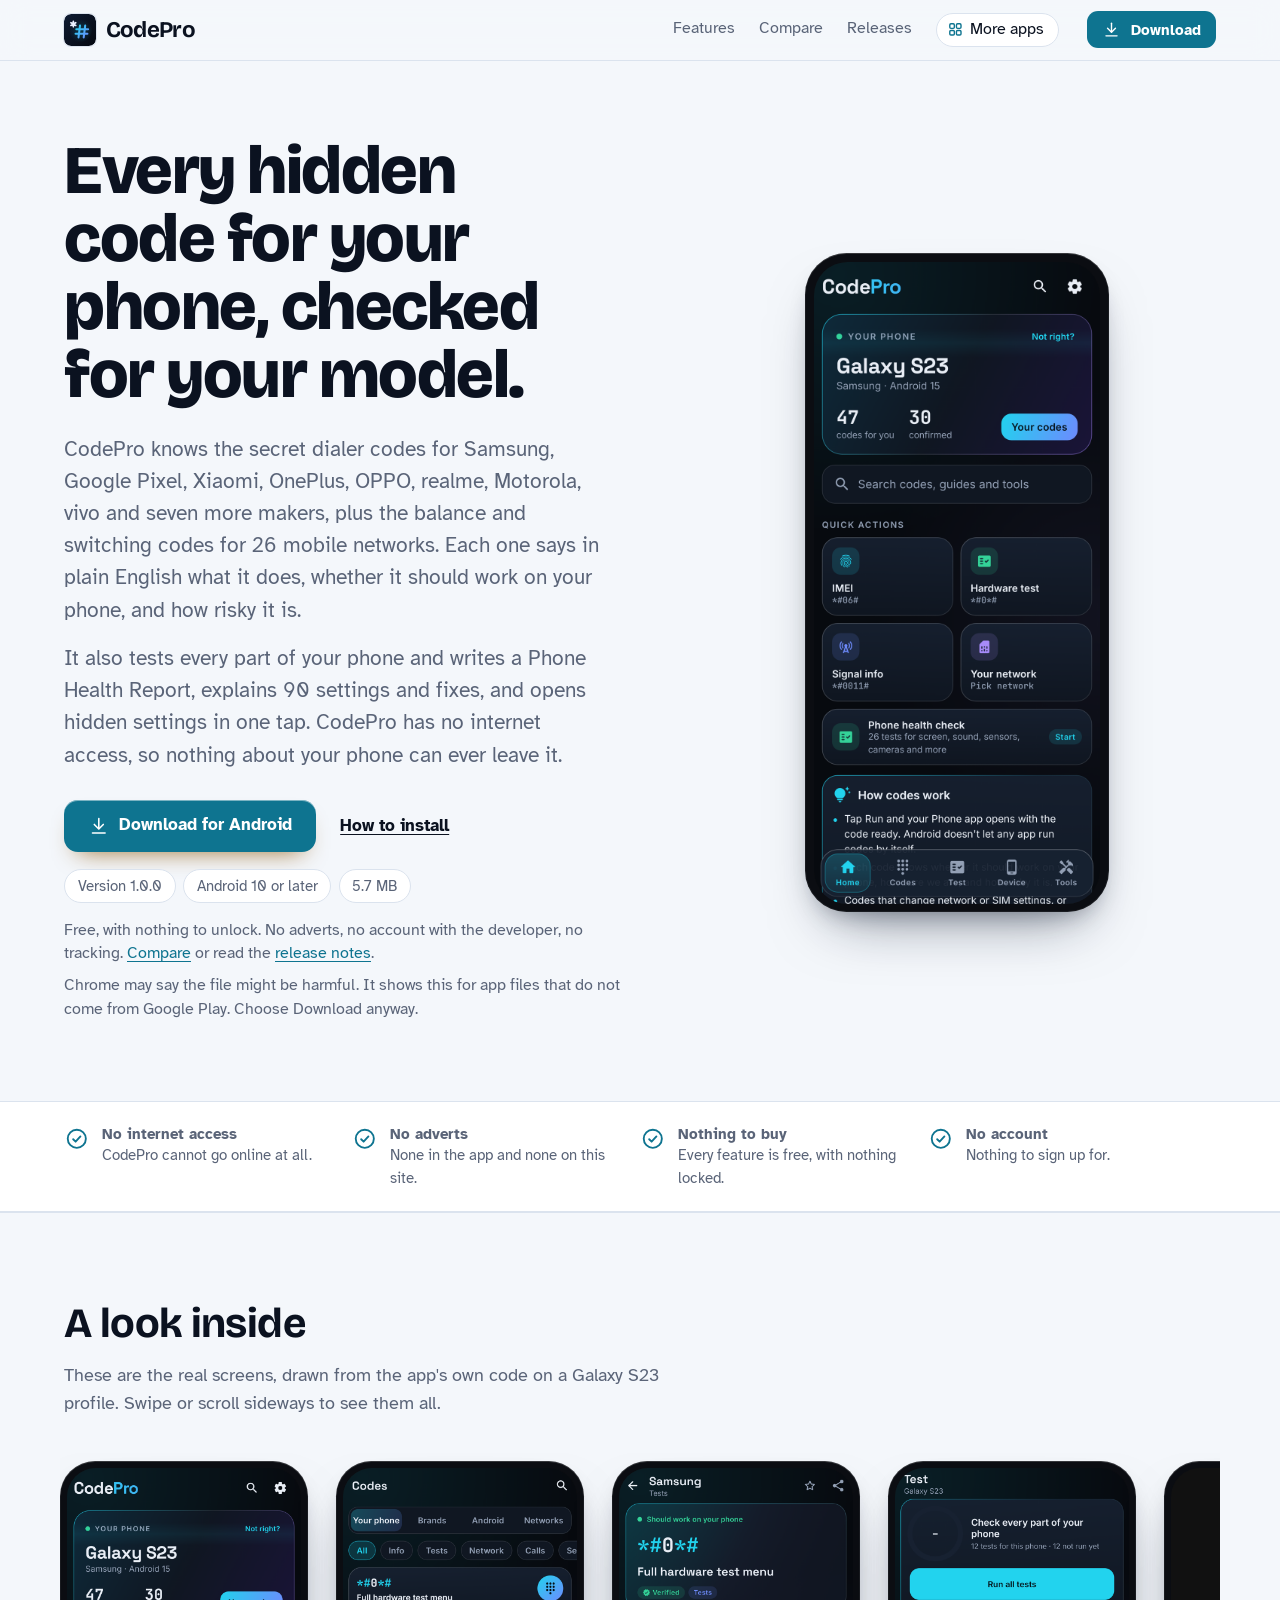
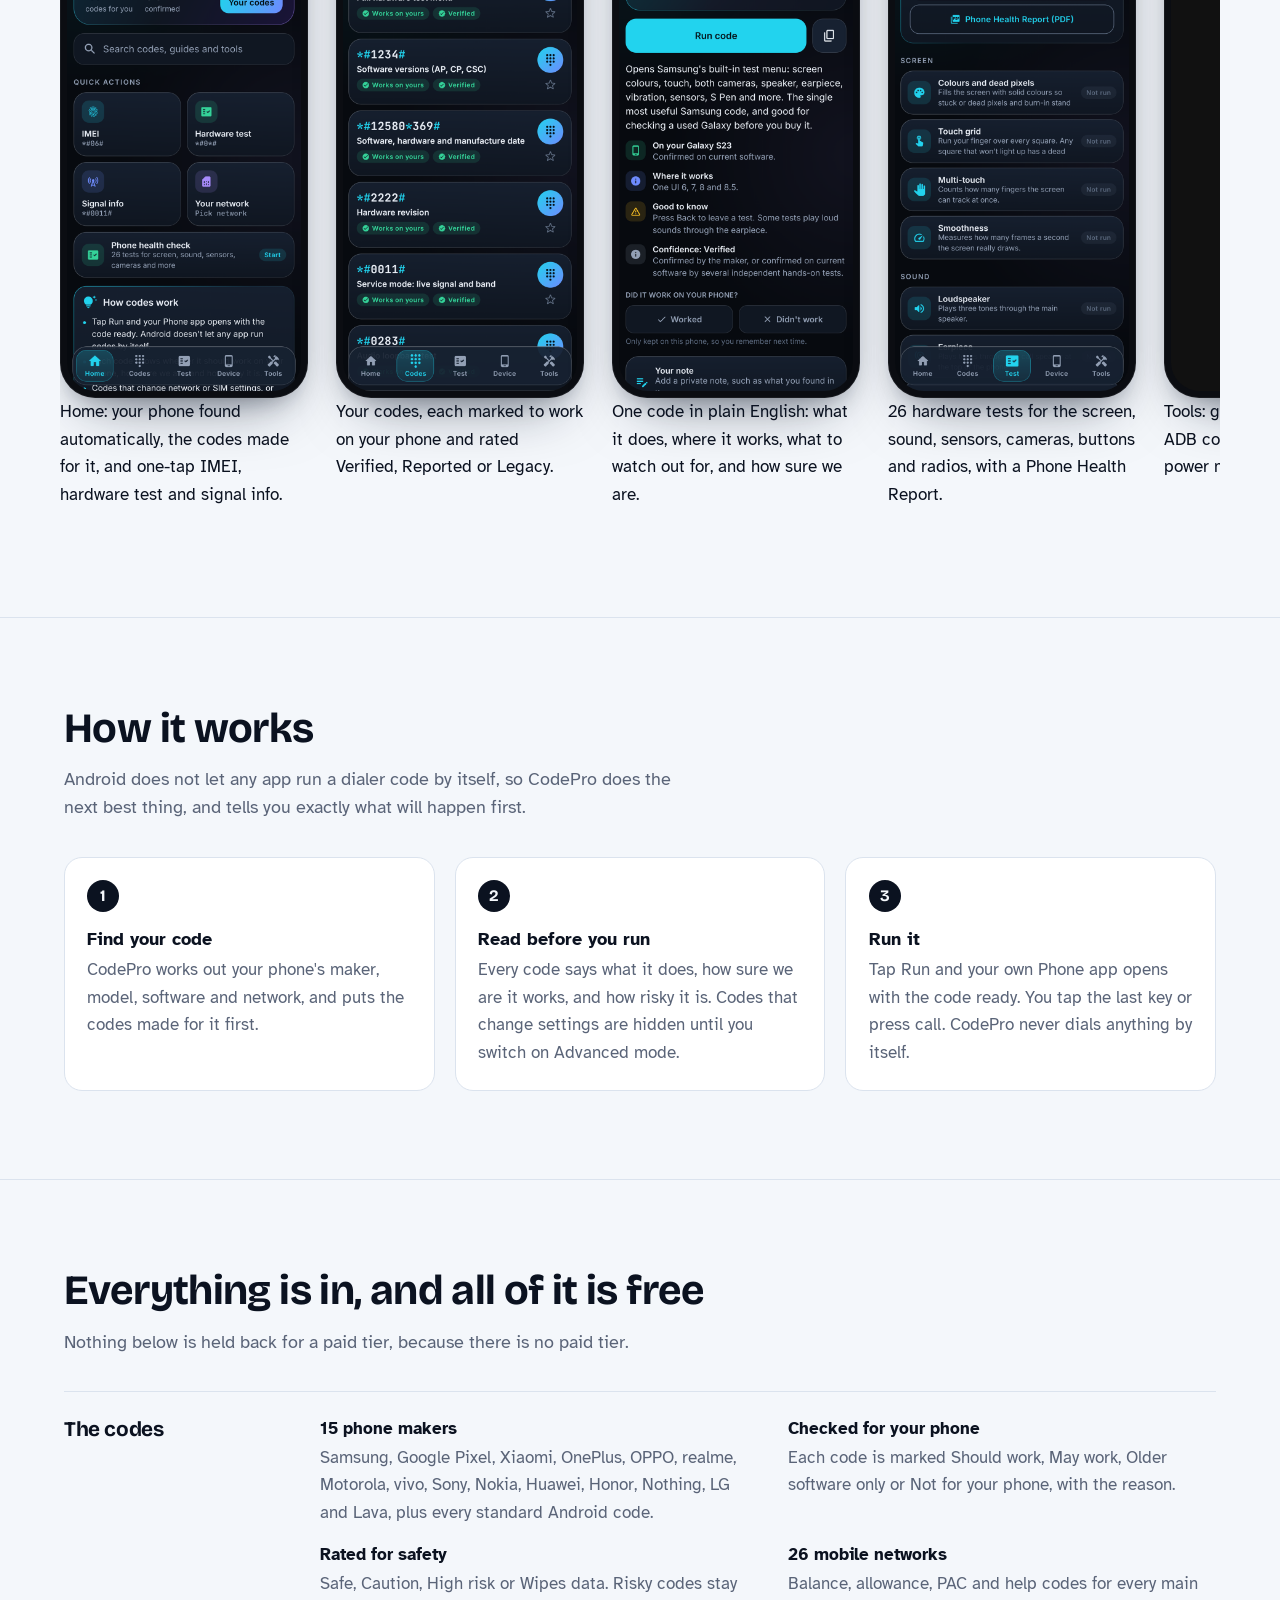
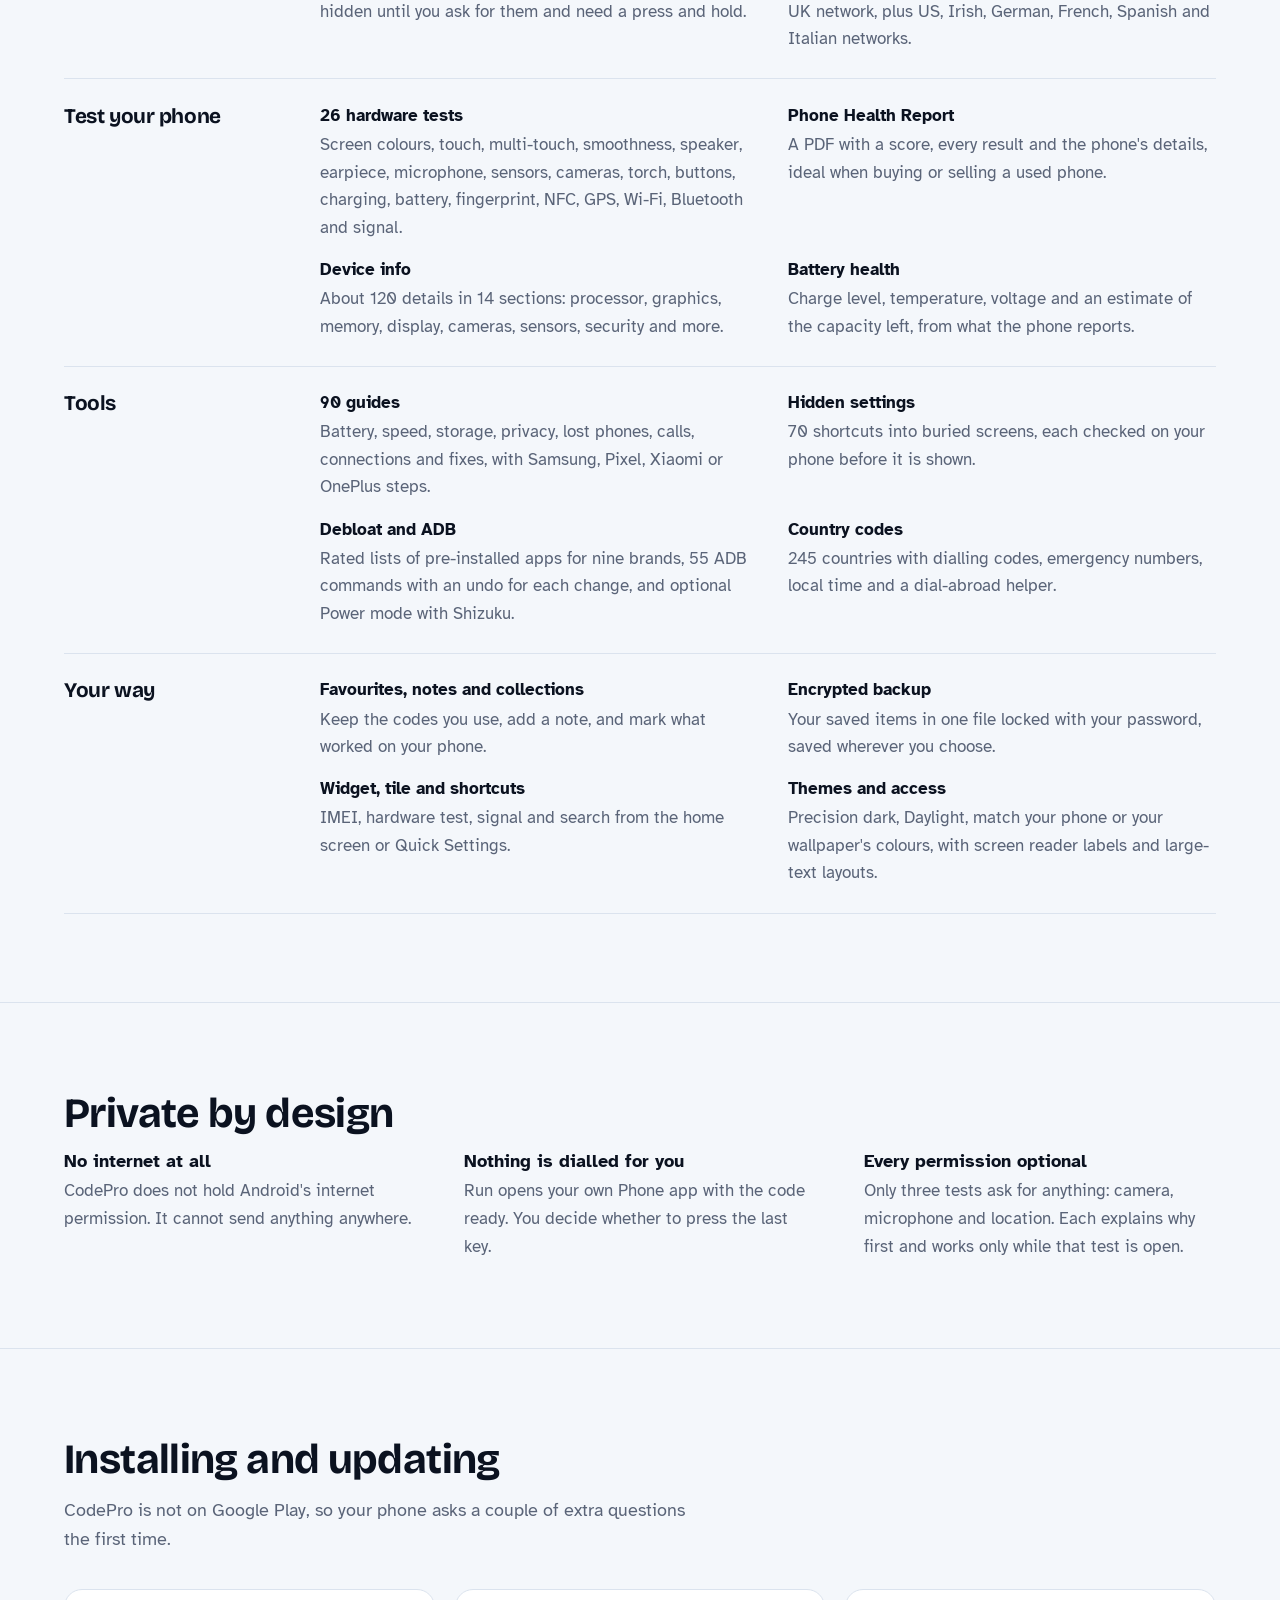
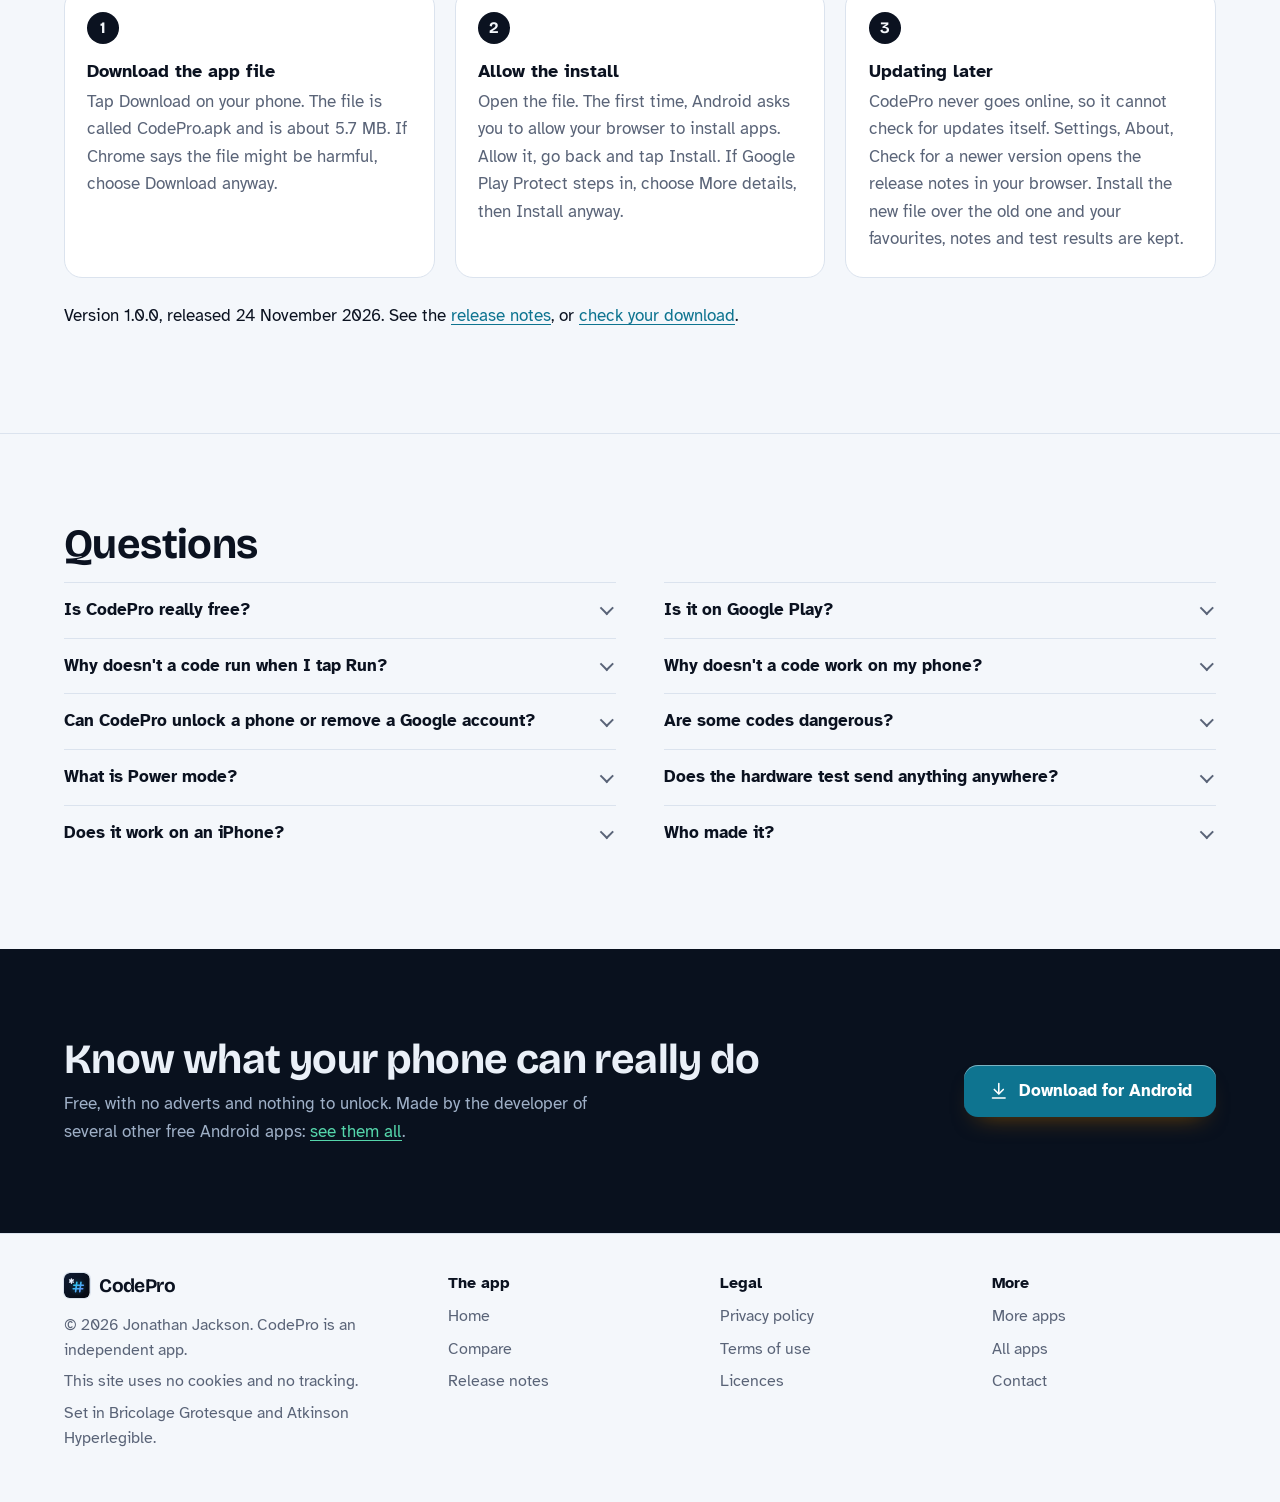
<file: index.html>
<!DOCTYPE html>
<html lang="en-GB">
<head>
<meta charset="utf-8">
<meta name="viewport" content="width=device-width, initial-scale=1">
<title>CodePro: every hidden code for your Android phone, checked for your model</title>
<meta name="description" content="CodePro has the hidden dialer codes for 15 phone makers and 26 mobile networks, each checked for your model and rated for safety, plus 26 hardware tests with a Phone Health Report, 90 guides, hidden settings, debloat lists, ADB commands and country codes. No internet access, no adverts, no account.">
<meta name="author" content="Jonathan Jackson">
<link rel="canonical" href="https://customgpter.github.io/codepro/">
<meta name="theme-color" content="#f4f7fb" media="(prefers-color-scheme: light)">
<meta name="theme-color" content="#070a0f" media="(prefers-color-scheme: dark)">
<meta property="og:type" content="website">
<meta property="og:site_name" content="CodePro">
<meta property="og:title" content="CodePro: every hidden code for your Android phone, checked for your model">
<meta property="og:description" content="CodePro has the hidden dialer codes for 15 phone makers and 26 mobile networks, each checked for your model and rated for safety, plus 26 hardware tests with a Phone Health Report, 90 guides, hidden settings, debloat lists, ADB commands and country codes. No internet access, no adverts, no account.">
<meta property="og:url" content="https://customgpter.github.io/codepro/">
<meta property="og:image" content="https://customgpter.github.io/codepro/assets/og.png">
<meta property="og:image:width" content="1200">
<meta property="og:image:height" content="630">
<meta property="og:image:alt" content="CodePro&#x27;s home screen: a Galaxy S23 with 47 codes for it, quick actions for IMEI, hardware test and signal, and the phone health check">
<meta property="og:locale" content="en_GB">
<meta name="twitter:card" content="summary_large_image">
<link rel="icon" href="./assets/favicon.svg" type="image/svg+xml">
<link rel="apple-touch-icon" href="./assets/apple-touch-icon.png">
<link rel="preload" href="./assets/fonts/bricolage-grotesque-latin.woff2" as="font" type="font/woff2" crossorigin>
<link rel="preload" href="./assets/fonts/atkinson-hyperlegible-latin-400-normal.woff2" as="font" type="font/woff2" crossorigin>
<link rel="stylesheet" href="./assets/site.css?v=1">
<link rel="stylesheet" href="./assets/house.css?v=1">
<link rel="stylesheet" href="./assets/apps-list.css?v=1">
<script src="./assets/apps-list.js?v=1" defer></script>
<script type="application/ld+json">{"@context":"https://schema.org","@type":"SoftwareApplication","name":"CodePro","url":"https://customgpter.github.io/codepro/","description":"CodePro has the hidden dialer codes for 15 phone makers and 26 mobile networks, each checked for your model and rated for safety, plus 26 hardware tests with a Phone Health Report, 90 guides, hidden settings, debloat lists, ADB commands and country codes. No internet access, no adverts, no account.","applicationCategory":"UtilitiesApplication","operatingSystem":"Android 10 or later","softwareVersion":"1.0.0","downloadUrl":"https://github.com/CustomGPTer/codepro/releases/latest/download/CodePro.apk","releaseNotes":"https://customgpter.github.io/codepro/releases.html","offers":{"@type":"Offer","price":"0","priceCurrency":"GBP"},"inLanguage":"en-GB","image":"https://customgpter.github.io/codepro/assets/og.png","featureList":["15 phone makers","Checked for your phone","Rated for safety","26 mobile networks","26 hardware tests","Phone Health Report","Device info","Battery health","90 guides","Hidden settings","Debloat and ADB","Country codes"],"author":{"@type":"Person","name":"Jonathan Jackson"}}</script>
<script type="application/ld+json">{"@context":"https://schema.org","@type":"FAQPage","mainEntity":[{"@type":"Question","name":"Is CodePro really free?","acceptedAnswer":{"@type":"Answer","text":"Yes. There is no paid version, no subscription and no adverts, and nothing in the app is locked."}},{"@type":"Question","name":"Is it on Google Play?","acceptedAnswer":{"@type":"Answer","text":"No. CodePro is a personal project and is downloaded from this site as an Android app file. It needs Android 10 or later."}},{"@type":"Question","name":"Why doesn't a code run when I tap Run?","acceptedAnswer":{"@type":"Answer","text":"Android does not let any app run a dialer code by itself. CodePro opens your Phone app with all but the last key typed; tap that key and the code runs. On Samsung phones codes only work in Samsung's own Phone app, which CodePro can open for you."}},{"@type":"Question","name":"Why doesn't a code work on my phone?","acceptedAnswer":{"@type":"Answer","text":"Phone makers change and remove codes in updates, and many only work on certain models, software versions or networks. That is why every code is rated Verified, Reported or Legacy, and checked against your phone before you run it. Samsung's Auto Blocker can also stop codes working while it is on."}},{"@type":"Question","name":"Can CodePro unlock a phone or remove a Google account?","acceptedAnswer":{"@type":"Answer","text":"No. CodePro has no lock-screen bypass or account removal of any kind. If you are locked out of your own phone, the Locked out guide explains the official ways back in."}},{"@type":"Question","name":"Are some codes dangerous?","acceptedAnswer":{"@type":"Answer","text":"A few can divert calls, change network settings or erase the phone. Those are hidden until you switch on Advanced mode, carry a clear warning, and need a press and hold before CodePro opens them."}},{"@type":"Question","name":"What is Power mode?","acceptedAnswer":{"@type":"Answer","text":"An option for experienced users. With the free Shizuku app running, CodePro can run ADB commands and remove pre-installed apps on the phone itself, with no computer. It is off unless you set it up, and every command is shown to you first."}},{"@type":"Question","name":"Does the hardware test send anything anywhere?","acceptedAnswer":{"@type":"Answer","text":"No. Camera, microphone and location are used only while that test is open, and nothing is recorded or kept. The Phone Health Report is made on the phone and only leaves it if you share it."}},{"@type":"Question","name":"Does it work on an iPhone?","acceptedAnswer":{"@type":"Answer","text":"No. CodePro is for Android phones and tablets only."}},{"@type":"Question","name":"Who made it?","acceptedAnswer":{"@type":"Answer","text":"CodePro is made by Jonathan Jackson, an independent developer in the United Kingdom."}}]}</script>
</head>
<body>
<a class="skip" href="#main">Skip to content</a>
<header class="masthead">
<div class="wrap">
<a class="brand" href="./" aria-label="CodePro home"><svg viewBox="0 0 108 108" aria-hidden="true"><defs><linearGradient id="cpbg" x1="0" y1="0" x2="1" y2="1"><stop offset="0" stop-color="#0F1C33"/><stop offset="1" stop-color="#05080F"/></linearGradient><radialGradient id="cpgl" cx="58" cy="58" r="40" gradientUnits="userSpaceOnUse"><stop offset="0" stop-color="#22D3EE" stop-opacity=".2"/><stop offset="1" stop-color="#22D3EE" stop-opacity="0"/></radialGradient><linearGradient id="cphs" x1="42" y1="42" x2="76" y2="74" gradientUnits="userSpaceOnUse"><stop offset="0" stop-color="#22D3EE"/><stop offset="1" stop-color="#6E8BFF"/></linearGradient></defs><rect width="108" height="108" rx="24" fill="url(#cpbg)"/><circle cx="54" cy="54" r="40" fill="url(#cpgl)"/><g transform="translate(54 54) scale(1.25) translate(-54 -54)"><path d="M54 42L50 74M68 42L64 74M44 52L76 52M42 64L74 64" fill="none" stroke="url(#cphs)" stroke-width="5.5" stroke-linecap="round"/><path d="M36 30.5L36 45.5M29.5 34.25L42.5 41.75M29.5 41.75L42.5 34.25" fill="none" stroke="#EAF2FF" stroke-width="4.5" stroke-linecap="round"/></g></svg><span>CodePro</span></a>
<nav aria-label="Main"><ul><li><a href="./#features">Features</a></li><li><a href="./compare.html">Compare</a></li><li><a href="./releases.html">Releases</a></li><li><a class="more-apps" href="./more-apps.html"><svg class="ico" viewBox="0 0 24 24" aria-hidden="true"><rect x="4" y="4" width="6.5" height="6.5" rx="1.6"/><rect x="13.5" y="4" width="6.5" height="6.5" rx="1.6"/><rect x="4" y="13.5" width="6.5" height="6.5" rx="1.6"/><rect x="13.5" y="13.5" width="6.5" height="6.5" rx="1.6"/></svg>More apps</a></li></ul></nav>
<a class="button small" href="https://github.com/CustomGPTer/codepro/releases/latest/download/CodePro.apk"><svg class="ico" viewBox="0 0 24 24" aria-hidden="true"><path d="M12 4v11"/><path d="M7 10.5l5 5 5-5"/><path d="M5 20h14"/></svg>Download</a>
</div>
</header>
<main id="main">
<div class="hero">
<div class="wrap hero-grid">
<div class="hero-copy">
<h1>Every hidden code for your phone, checked for your model.</h1>
<p class="lede">CodePro knows the secret dialer codes for Samsung, Google Pixel, Xiaomi, OnePlus, OPPO, realme, Motorola, vivo and seven more makers, plus the balance and switching codes for 26 mobile networks. Each one says in plain English what it does, whether it should work on your phone, and how risky it is.</p><p class="lede">It also tests every part of your phone and writes a Phone Health Report, explains 90 settings and fixes, and opens hidden settings in one tap. CodePro has no internet access, so nothing about your phone can ever leave it.</p>

<p class="get" id="download"><a class="button" href="https://github.com/CustomGPTer/codepro/releases/latest/download/CodePro.apk"><svg class="ico" viewBox="0 0 24 24" aria-hidden="true"><path d="M12 4v11"/><path d="M7 10.5l5 5 5-5"/><path d="M5 20h14"/></svg>Download for Android</a><a class="aside" href="#install">How to install</a></p>
<ul class="pills"><li>Version 1.0.0</li><li>Android 10 or later</li><li>5.7 MB</li></ul>
<p class="facts">Free, with nothing to unlock. No adverts, no account with the developer, no tracking. <a href="compare.html">Compare</a> or read the <a href="releases.html">release notes</a>.</p>
<p class="facts">Chrome may say the file might be harmful. It shows this for app files that do not come from Google Play. Choose Download anyway.</p>
</div>
<div class="hero-phone"><div class="phone"><img src="./assets/screens/home.png" alt="Home: your phone found automatically, the codes made for it, and one-tap IMEI, hardware test and signal info." width="393" height="852" fetchpriority="high"></div></div>
</div>
</div>

<section class="promises" aria-label="In short">
<div class="wrap"><ul><li><svg class="ico" viewBox="0 0 24 24" aria-hidden="true"><circle cx="12" cy="12" r="8.5"/><path d="M8.6 12.4l2.3 2.3 4.5-4.9"/></svg><span><b>No internet access</b><span>CodePro cannot go online at all.</span></span></li><li><svg class="ico" viewBox="0 0 24 24" aria-hidden="true"><circle cx="12" cy="12" r="8.5"/><path d="M8.6 12.4l2.3 2.3 4.5-4.9"/></svg><span><b>No adverts</b><span>None in the app and none on this site.</span></span></li><li><svg class="ico" viewBox="0 0 24 24" aria-hidden="true"><circle cx="12" cy="12" r="8.5"/><path d="M8.6 12.4l2.3 2.3 4.5-4.9"/></svg><span><b>Nothing to buy</b><span>Every feature is free, with nothing locked.</span></span></li><li><svg class="ico" viewBox="0 0 24 24" aria-hidden="true"><circle cx="12" cy="12" r="8.5"/><path d="M8.6 12.4l2.3 2.3 4.5-4.9"/></svg><span><b>No account</b><span>Nothing to sign up for.</span></span></li></ul></div>
</section>

<section id="screens" aria-labelledby="screens-h">
<div class="wrap">
<h2 id="screens-h">A look inside</h2>
<p class="intro">These are the real screens, drawn from the app&#x27;s own code on a Galaxy S23 profile. Swipe or scroll sideways to see them all.</p>
<div class="gallery" tabindex="0" role="region" aria-label="Screens from CodePro"><figure class="shot"><div class="phone"><img src="./assets/screens/home.png" alt="Home: your phone found automatically, the codes made for it, and one-tap IMEI, hardware test and signal info." width="393" height="852" loading="eager" decoding="async"></div><figcaption>Home: your phone found automatically, the codes made for it, and one-tap IMEI, hardware test and signal info.</figcaption></figure><figure class="shot"><div class="phone"><img src="./assets/screens/codes.png" alt="Your codes, each marked to work on your phone and rated Verified, Reported or Legacy." width="393" height="852" loading="eager" decoding="async"></div><figcaption>Your codes, each marked to work on your phone and rated Verified, Reported or Legacy.</figcaption></figure><figure class="shot"><div class="phone"><img src="./assets/screens/detail.png" alt="One code in plain English: what it does, where it works, what to watch out for, and how sure we are." width="393" height="852" loading="eager" decoding="async"></div><figcaption>One code in plain English: what it does, where it works, what to watch out for, and how sure we are.</figcaption></figure><figure class="shot"><div class="phone"><img src="./assets/screens/test.png" alt="26 hardware tests for the screen, sound, sensors, cameras, buttons and radios, with a Phone Health Report." width="393" height="852" loading="eager" decoding="async"></div><figcaption>26 hardware tests for the screen, sound, sensors, cameras, buttons and radios, with a Phone Health Report.</figcaption></figure><figure class="shot"><div class="phone"><img src="./assets/screens/tools.png" alt="Tools: guides, hidden settings, ADB commands, debloat lists, power mode and country codes." width="393" height="852" loading="eager" decoding="async"></div><figcaption>Tools: guides, hidden settings, ADB commands, debloat lists, power mode and country codes.</figcaption></figure><figure class="shot"><div class="phone"><img src="./assets/screens/guide.png" alt="A guide with the steps for your own phone, and a button that opens the right setting." width="393" height="852" loading="eager" decoding="async"></div><figcaption>A guide with the steps for your own phone, and a button that opens the right setting.</figcaption></figure><figure class="shot"><div class="phone"><img src="./assets/screens/debloat.png" alt="Debloat: the pre-installed apps on your phone, each rated Safe, Caution, Expert or Don&#x27;t touch." width="393" height="852" loading="eager" decoding="async"></div><figcaption>Debloat: the pre-installed apps on your phone, each rated Safe, Caution, Expert or Don&#x27;t touch.</figcaption></figure><figure class="shot"><div class="phone"><img src="./assets/screens/country.png" alt="Country codes: emergency numbers, local time and a helper that writes any number the right way to call from abroad." width="393" height="852" loading="eager" decoding="async"></div><figcaption>Country codes: emergency numbers, local time and a helper that writes any number the right way to call from abroad.</figcaption></figure><figure class="shot"><div class="phone"><img src="./assets/screens/search.png" alt="One search across every code, guide, setting and command." width="393" height="852" loading="eager" decoding="async"></div><figcaption>One search across every code, guide, setting and command.</figcaption></figure><figure class="shot"><div class="phone"><img src="./assets/screens/daylight.png" alt="Daylight theme. CodePro also matches your phone or your wallpaper&#x27;s colours." width="393" height="852" loading="eager" decoding="async"></div><figcaption>Daylight theme. CodePro also matches your phone or your wallpaper&#x27;s colours.</figcaption></figure></div>
</div>
</section>

<section id="how" aria-labelledby="how-h">
<div class="wrap">
<h2 id="how-h">How it works</h2>
<p class="intro">Android does not let any app run a dialer code by itself, so CodePro does the next best thing, and tells you exactly what will happen first.</p>
<ol class="steps"><li><h3>Find your code</h3><p>CodePro works out your phone's maker, model, software and network, and puts the codes made for it first.</p></li><li><h3>Read before you run</h3><p>Every code says what it does, how sure we are it works, and how risky it is. Codes that change settings are hidden until you switch on Advanced mode.</p></li><li><h3>Run it</h3><p>Tap Run and your own Phone app opens with the code ready. You tap the last key or press call. CodePro never dials anything by itself.</p></li></ol>
</div>
</section>

<section id="features" aria-labelledby="features-h">
<div class="wrap">
<h2 id="features-h">Everything is in, and all of it is free</h2>
<p class="intro">Nothing below is held back for a paid tier, because there is no paid tier.</p>
<div class="groups"><div class="group"><h3>The codes</h3><dl><div><dt>15 phone makers</dt><dd>Samsung, Google Pixel, Xiaomi, OnePlus, OPPO, realme, Motorola, vivo, Sony, Nokia, Huawei, Honor, Nothing, LG and Lava, plus every standard Android code.</dd></div><div><dt>Checked for your phone</dt><dd>Each code is marked Should work, May work, Older software only or Not for your phone, with the reason.</dd></div><div><dt>Rated for safety</dt><dd>Safe, Caution, High risk or Wipes data. Risky codes stay hidden until you ask for them and need a press and hold.</dd></div><div><dt>26 mobile networks</dt><dd>Balance, allowance, PAC and help codes for every main UK network, plus US, Irish, German, French, Spanish and Italian networks.</dd></div></dl></div><div class="group"><h3>Test your phone</h3><dl><div><dt>26 hardware tests</dt><dd>Screen colours, touch, multi-touch, smoothness, speaker, earpiece, microphone, sensors, cameras, torch, buttons, charging, battery, fingerprint, NFC, GPS, Wi-Fi, Bluetooth and signal.</dd></div><div><dt>Phone Health Report</dt><dd>A PDF with a score, every result and the phone's details, ideal when buying or selling a used phone.</dd></div><div><dt>Device info</dt><dd>About 120 details in 14 sections: processor, graphics, memory, display, cameras, sensors, security and more.</dd></div><div><dt>Battery health</dt><dd>Charge level, temperature, voltage and an estimate of the capacity left, from what the phone reports.</dd></div></dl></div><div class="group"><h3>Tools</h3><dl><div><dt>90 guides</dt><dd>Battery, speed, storage, privacy, lost phones, calls, connections and fixes, with Samsung, Pixel, Xiaomi or OnePlus steps.</dd></div><div><dt>Hidden settings</dt><dd>70 shortcuts into buried screens, each checked on your phone before it is shown.</dd></div><div><dt>Debloat and ADB</dt><dd>Rated lists of pre-installed apps for nine brands, 55 ADB commands with an undo for each change, and optional Power mode with Shizuku.</dd></div><div><dt>Country codes</dt><dd>245 countries with dialling codes, emergency numbers, local time and a dial-abroad helper.</dd></div></dl></div><div class="group"><h3>Your way</h3><dl><div><dt>Favourites, notes and collections</dt><dd>Keep the codes you use, add a note, and mark what worked on your phone.</dd></div><div><dt>Encrypted backup</dt><dd>Your saved items in one file locked with your password, saved wherever you choose.</dd></div><div><dt>Widget, tile and shortcuts</dt><dd>IMEI, hardware test, signal and search from the home screen or Quick Settings.</dd></div><div><dt>Themes and access</dt><dd>Precision dark, Daylight, match your phone or your wallpaper's colours, with screen reader labels and large-text layouts.</dd></div></dl></div></div>
</div>
</section>

<section id="privacy" aria-labelledby="privacy-h">
<div class="wrap">
<h2 id="privacy-h">Private by design</h2>
<ul class="plain"><li><h3>No internet at all</h3><p>CodePro does not hold Android's internet permission. It cannot send anything anywhere.</p></li><li><h3>Nothing is dialled for you</h3><p>Run opens your own Phone app with the code ready. You decide whether to press the last key.</p></li><li><h3>Every permission optional</h3><p>Only three tests ask for anything: camera, microphone and location. Each explains why first and works only while that test is open.</p></li></ul>
</div>
</section>

<section id="install" aria-labelledby="install-h">
<div class="wrap">
<h2 id="install-h">Installing and updating</h2>
<p class="intro">CodePro is not on Google Play, so your phone asks a couple of extra questions the first time.</p>
<ol class="steps"><li><h3>Download the app file</h3><p>Tap Download on your phone. The file is called CodePro.apk and is about 5.7 MB. If Chrome says the file might be harmful, choose Download anyway.</p></li><li><h3>Allow the install</h3><p>Open the file. The first time, Android asks you to allow your browser to install apps. Allow it, go back and tap Install. If Google Play Protect steps in, choose More details, then Install anyway.</p></li><li><h3>Updating later</h3><p>CodePro never goes online, so it cannot check for updates itself. Settings, About, Check for a newer version opens the release notes in your browser. Install the new file over the old one and your favourites, notes and test results are kept.</p></li></ol>
<p class="after-table">Version 1.0.0, released 24 November 2026. See the <a href="releases.html">release notes</a>, or <a href="releases.html#checking">check your download</a>.</p>
</div>
</section>

<section id="questions" aria-labelledby="questions-h">
<div class="wrap">
<h2 id="questions-h">Questions</h2>
<div class="faq"><details><summary>Is CodePro really free?</summary><p>Yes. There is no paid version, no subscription and no adverts, and nothing in the app is locked.</p></details><details><summary>Is it on Google Play?</summary><p>No. CodePro is a personal project and is downloaded from this site as an Android app file. It needs Android 10 or later.</p></details><details><summary>Why doesn&#x27;t a code run when I tap Run?</summary><p>Android does not let any app run a dialer code by itself. CodePro opens your Phone app with all but the last key typed; tap that key and the code runs. On Samsung phones codes only work in Samsung's own Phone app, which CodePro can open for you.</p></details><details><summary>Why doesn&#x27;t a code work on my phone?</summary><p>Phone makers change and remove codes in updates, and many only work on certain models, software versions or networks. That is why every code is rated Verified, Reported or Legacy, and checked against your phone before you run it. Samsung's Auto Blocker can also stop codes working while it is on.</p></details><details><summary>Can CodePro unlock a phone or remove a Google account?</summary><p>No. CodePro has no lock-screen bypass or account removal of any kind. If you are locked out of your own phone, the Locked out guide explains the official ways back in.</p></details><details><summary>Are some codes dangerous?</summary><p>A few can divert calls, change network settings or erase the phone. Those are hidden until you switch on Advanced mode, carry a clear warning, and need a press and hold before CodePro opens them.</p></details><details><summary>What is Power mode?</summary><p>An option for experienced users. With the free Shizuku app running, CodePro can run ADB commands and remove pre-installed apps on the phone itself, with no computer. It is off unless you set it up, and every command is shown to you first.</p></details><details><summary>Does the hardware test send anything anywhere?</summary><p>No. Camera, microphone and location are used only while that test is open, and nothing is recorded or kept. The Phone Health Report is made on the phone and only leaves it if you share it.</p></details><details><summary>Does it work on an iPhone?</summary><p>No. CodePro is for Android phones and tablets only.</p></details><details><summary>Who made it?</summary><p>CodePro is made by Jonathan Jackson, an independent developer in the United Kingdom.</p></details></div>
</div>
</section>

<section class="closing" aria-labelledby="closing-h">
<div class="wrap">
<div><h2 id="closing-h">Know what your phone can really do</h2><p>Free, with no adverts and nothing to unlock. Made by the developer of several other free Android apps: <a href="more-apps.html">see them all</a>.</p></div>
<a class="button" href="https://github.com/CustomGPTer/codepro/releases/latest/download/CodePro.apk"><svg class="ico" viewBox="0 0 24 24" aria-hidden="true"><path d="M12 4v11"/><path d="M7 10.5l5 5 5-5"/><path d="M5 20h14"/></svg>Download for Android</a>
</div>
</section>
</main>
<footer class="colophon">
<div class="wrap">
<div>
<a class="brand" href="./" aria-label="CodePro home"><svg viewBox="0 0 108 108" aria-hidden="true"><defs><linearGradient id="cpbg" x1="0" y1="0" x2="1" y2="1"><stop offset="0" stop-color="#0F1C33"/><stop offset="1" stop-color="#05080F"/></linearGradient><radialGradient id="cpgl" cx="58" cy="58" r="40" gradientUnits="userSpaceOnUse"><stop offset="0" stop-color="#22D3EE" stop-opacity=".2"/><stop offset="1" stop-color="#22D3EE" stop-opacity="0"/></radialGradient><linearGradient id="cphs" x1="42" y1="42" x2="76" y2="74" gradientUnits="userSpaceOnUse"><stop offset="0" stop-color="#22D3EE"/><stop offset="1" stop-color="#6E8BFF"/></linearGradient></defs><rect width="108" height="108" rx="24" fill="url(#cpbg)"/><circle cx="54" cy="54" r="40" fill="url(#cpgl)"/><g transform="translate(54 54) scale(1.25) translate(-54 -54)"><path d="M54 42L50 74M68 42L64 74M44 52L76 52M42 64L74 64" fill="none" stroke="url(#cphs)" stroke-width="5.5" stroke-linecap="round"/><path d="M36 30.5L36 45.5M29.5 34.25L42.5 41.75M29.5 41.75L42.5 34.25" fill="none" stroke="#EAF2FF" stroke-width="4.5" stroke-linecap="round"/></g></svg><span>CodePro</span></a>
<p>&copy; 2026 Jonathan Jackson. CodePro is an independent app.</p>
<p>This site uses no cookies and no tracking.</p>
<p>Set in Bricolage Grotesque and Atkinson Hyperlegible.</p>
</div>
<nav aria-label="The app"><h2>The app</h2><ul>
<li><a href="./">Home</a></li>
<li><a href="./compare.html">Compare</a></li>
<li><a href="./releases.html">Release notes</a></li>

</ul></nav>
<nav aria-label="Legal"><h2>Legal</h2><ul>
<li><a href="./privacy.html">Privacy policy</a></li>
<li><a href="./terms.html">Terms of use</a></li>
<li><a href="./licences.html">Licences</a></li>
</ul></nav>
<nav aria-label="More"><h2>More</h2><ul>
<li><a href="./more-apps.html">More apps</a></li>
<li><a href="https://customgpter.github.io/">All apps</a></li>
<li><a href="https://github.com/CustomGPTer/codepro/issues">Contact</a></li>
</ul></nav>
</div>
</footer>
</body>
</html>
</file>
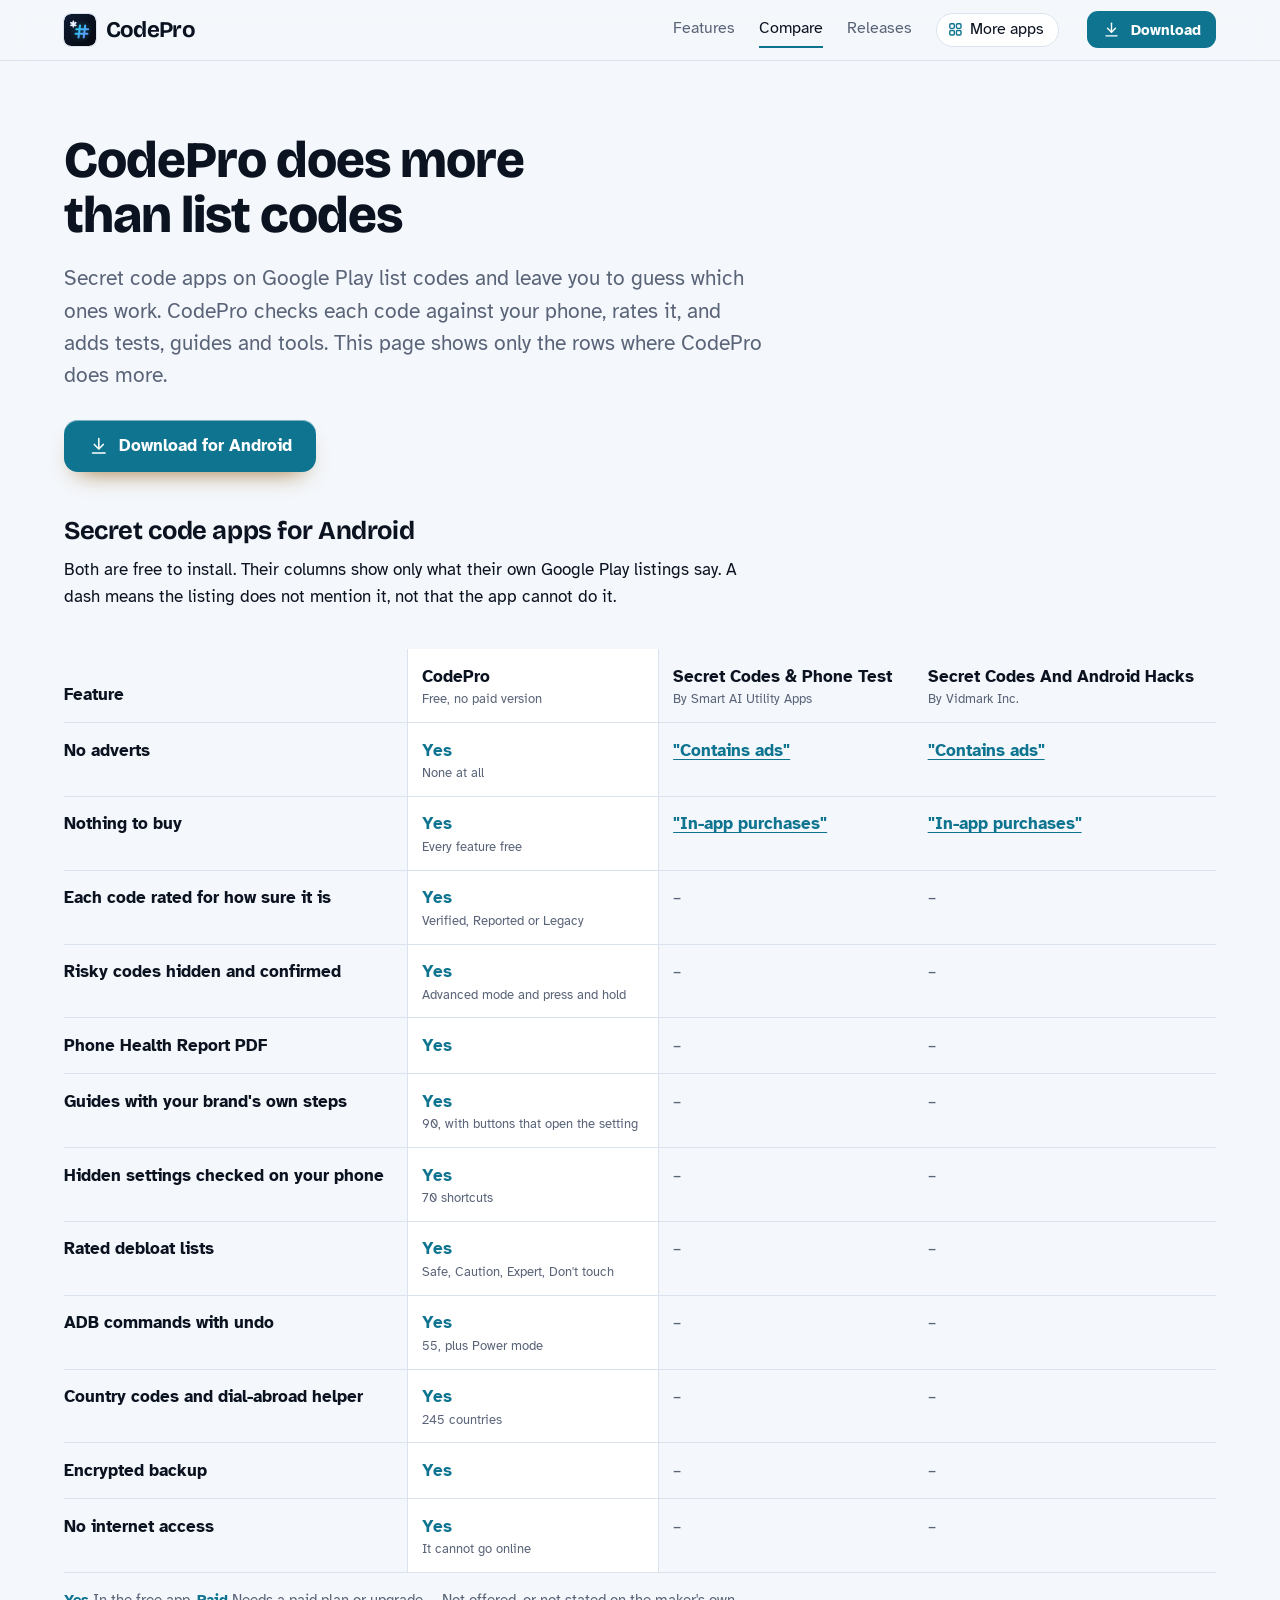
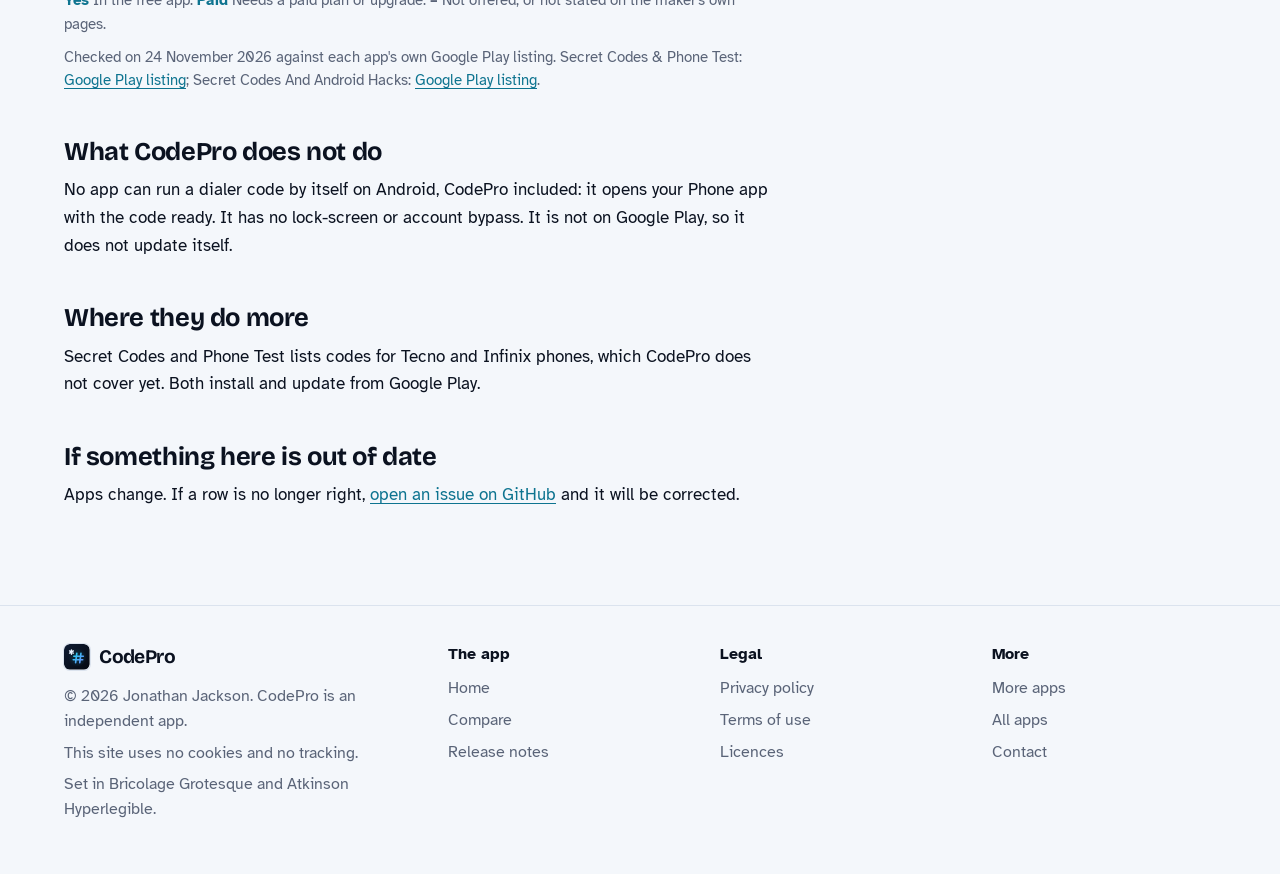
<file: compare.html>
<!DOCTYPE html>
<html lang="en-GB">
<head>
<meta charset="utf-8">
<meta name="viewport" content="width=device-width, initial-scale=1">
<title>CodePro compared with secret code apps</title>
<meta name="description" content="How CodePro compares with two popular secret code apps on Google Play, row by row, with each claim linked to their own listings.">
<meta name="author" content="Jonathan Jackson">
<link rel="canonical" href="https://customgpter.github.io/codepro/compare.html">
<meta name="theme-color" content="#f4f7fb" media="(prefers-color-scheme: light)">
<meta name="theme-color" content="#070a0f" media="(prefers-color-scheme: dark)">
<meta property="og:type" content="website">
<meta property="og:site_name" content="CodePro">
<meta property="og:title" content="CodePro compared with secret code apps">
<meta property="og:description" content="How CodePro compares with two popular secret code apps on Google Play, row by row, with each claim linked to their own listings.">
<meta property="og:url" content="https://customgpter.github.io/codepro/compare.html">
<meta property="og:image" content="https://customgpter.github.io/codepro/assets/og.png">
<meta property="og:image:width" content="1200">
<meta property="og:image:height" content="630">
<meta property="og:image:alt" content="CodePro&#x27;s home screen: a Galaxy S23 with 47 codes for it, quick actions for IMEI, hardware test and signal, and the phone health check">
<meta property="og:locale" content="en_GB">
<meta name="twitter:card" content="summary_large_image">
<link rel="icon" href="./assets/favicon.svg" type="image/svg+xml">
<link rel="apple-touch-icon" href="./assets/apple-touch-icon.png">
<link rel="preload" href="./assets/fonts/bricolage-grotesque-latin.woff2" as="font" type="font/woff2" crossorigin>
<link rel="preload" href="./assets/fonts/atkinson-hyperlegible-latin-400-normal.woff2" as="font" type="font/woff2" crossorigin>
<link rel="stylesheet" href="./assets/site.css?v=1">
<link rel="stylesheet" href="./assets/house.css?v=1">
<link rel="stylesheet" href="./assets/apps-list.css?v=1">
<script src="./assets/apps-list.js?v=1" defer></script>
</head>
<body>
<a class="skip" href="#main">Skip to content</a>
<header class="masthead">
<div class="wrap">
<a class="brand" href="./" aria-label="CodePro home"><svg viewBox="0 0 108 108" aria-hidden="true"><defs><linearGradient id="cpbg" x1="0" y1="0" x2="1" y2="1"><stop offset="0" stop-color="#0F1C33"/><stop offset="1" stop-color="#05080F"/></linearGradient><radialGradient id="cpgl" cx="58" cy="58" r="40" gradientUnits="userSpaceOnUse"><stop offset="0" stop-color="#22D3EE" stop-opacity=".2"/><stop offset="1" stop-color="#22D3EE" stop-opacity="0"/></radialGradient><linearGradient id="cphs" x1="42" y1="42" x2="76" y2="74" gradientUnits="userSpaceOnUse"><stop offset="0" stop-color="#22D3EE"/><stop offset="1" stop-color="#6E8BFF"/></linearGradient></defs><rect width="108" height="108" rx="24" fill="url(#cpbg)"/><circle cx="54" cy="54" r="40" fill="url(#cpgl)"/><g transform="translate(54 54) scale(1.25) translate(-54 -54)"><path d="M54 42L50 74M68 42L64 74M44 52L76 52M42 64L74 64" fill="none" stroke="url(#cphs)" stroke-width="5.5" stroke-linecap="round"/><path d="M36 30.5L36 45.5M29.5 34.25L42.5 41.75M29.5 41.75L42.5 34.25" fill="none" stroke="#EAF2FF" stroke-width="4.5" stroke-linecap="round"/></g></svg><span>CodePro</span></a>
<nav aria-label="Main"><ul><li><a href="./#features">Features</a></li><li><a href="./compare.html" aria-current="page">Compare</a></li><li><a href="./releases.html">Releases</a></li><li><a class="more-apps" href="./more-apps.html"><svg class="ico" viewBox="0 0 24 24" aria-hidden="true"><rect x="4" y="4" width="6.5" height="6.5" rx="1.6"/><rect x="13.5" y="4" width="6.5" height="6.5" rx="1.6"/><rect x="4" y="13.5" width="6.5" height="6.5" rx="1.6"/><rect x="13.5" y="13.5" width="6.5" height="6.5" rx="1.6"/></svg>More apps</a></li></ul></nav>
<a class="button small" href="https://github.com/CustomGPTer/codepro/releases/latest/download/CodePro.apk"><svg class="ico" viewBox="0 0 24 24" aria-hidden="true"><path d="M12 4v11"/><path d="M7 10.5l5 5 5-5"/><path d="M5 20h14"/></svg>Download</a>
</div>
</header>
<main id="main" class="doc">
<div class="wrap">
<div class="measure">
<h1>CodePro does more than list codes</h1>
<p class="lede">Secret code apps on Google Play list codes and leave you to guess which ones work. CodePro checks each code against your phone, rates it, and adds tests, guides and tools. This page shows only the rows where CodePro does more.</p>
<p class="get"><a class="button" href="https://github.com/CustomGPTer/codepro/releases/latest/download/CodePro.apk"><svg class="ico" viewBox="0 0 24 24" aria-hidden="true"><path d="M12 4v11"/><path d="M7 10.5l5 5 5-5"/><path d="M5 20h14"/></svg>Download for Android</a></p>
<h2 id="table">Secret code apps for Android</h2>
<p>Both are free to install. Their columns show only what their own Google Play listings say. A dash means the listing does not mention it, not that the app cannot do it.</p>
</div>
<div class="scroll">
<table class="cmp">
<thead><tr><th scope="col">Feature</th><th scope="col" class="ours">CodePro<small>Free, no paid version</small></th><th scope="col">Secret Codes &amp; Phone Test<small>By Smart AI Utility Apps</small></th><th scope="col">Secret Codes And Android Hacks<small>By Vidmark Inc.</small></th></tr></thead>
<tbody>
<tr><th scope="row">No adverts</th><td class="yes ours"><span class="app">CodePro</span><span class="v">Yes<small>None at all</small></span></td><td class="pay"><span class="app">Secret Codes &amp; Phone Test</span><span class="v"><a href="https://play.google.com/store/apps/details?id=com.mobile.hacker.secretcodes&hl=en_GB">"Contains ads"</a></span></td><td class="pay"><span class="app">Secret Codes And Android Hacks</span><span class="v"><a href="https://play.google.com/store/apps/details?id=com.mobilesecretcodes.allandroidtips.androidtricks.allsecretcodes&hl=en_GB">"Contains ads"</a></span></td></tr>
<tr><th scope="row">Nothing to buy</th><td class="yes ours"><span class="app">CodePro</span><span class="v">Yes<small>Every feature free</small></span></td><td class="pay"><span class="app">Secret Codes &amp; Phone Test</span><span class="v"><a href="https://play.google.com/store/apps/details?id=com.mobile.hacker.secretcodes&hl=en_GB">"In-app purchases"</a></span></td><td class="pay"><span class="app">Secret Codes And Android Hacks</span><span class="v"><a href="https://play.google.com/store/apps/details?id=com.mobilesecretcodes.allandroidtips.androidtricks.allsecretcodes&hl=en_GB">"In-app purchases"</a></span></td></tr>
<tr><th scope="row">Each code rated for how sure it is</th><td class="yes ours"><span class="app">CodePro</span><span class="v">Yes<small>Verified, Reported or Legacy</small></span></td><td class="na"><span class="app">Secret Codes &amp; Phone Test</span><span class="v">&ndash;</span></td><td class="na"><span class="app">Secret Codes And Android Hacks</span><span class="v">&ndash;</span></td></tr>
<tr><th scope="row">Risky codes hidden and confirmed</th><td class="yes ours"><span class="app">CodePro</span><span class="v">Yes<small>Advanced mode and press and hold</small></span></td><td class="na"><span class="app">Secret Codes &amp; Phone Test</span><span class="v">&ndash;</span></td><td class="na"><span class="app">Secret Codes And Android Hacks</span><span class="v">&ndash;</span></td></tr>
<tr><th scope="row">Phone Health Report PDF</th><td class="yes ours"><span class="app">CodePro</span><span class="v">Yes</span></td><td class="na"><span class="app">Secret Codes &amp; Phone Test</span><span class="v">&ndash;</span></td><td class="na"><span class="app">Secret Codes And Android Hacks</span><span class="v">&ndash;</span></td></tr>
<tr><th scope="row">Guides with your brand&#x27;s own steps</th><td class="yes ours"><span class="app">CodePro</span><span class="v">Yes<small>90, with buttons that open the setting</small></span></td><td class="na"><span class="app">Secret Codes &amp; Phone Test</span><span class="v">&ndash;</span></td><td class="na"><span class="app">Secret Codes And Android Hacks</span><span class="v">&ndash;</span></td></tr>
<tr><th scope="row">Hidden settings checked on your phone</th><td class="yes ours"><span class="app">CodePro</span><span class="v">Yes<small>70 shortcuts</small></span></td><td class="na"><span class="app">Secret Codes &amp; Phone Test</span><span class="v">&ndash;</span></td><td class="na"><span class="app">Secret Codes And Android Hacks</span><span class="v">&ndash;</span></td></tr>
<tr><th scope="row">Rated debloat lists</th><td class="yes ours"><span class="app">CodePro</span><span class="v">Yes<small>Safe, Caution, Expert, Don't touch</small></span></td><td class="na"><span class="app">Secret Codes &amp; Phone Test</span><span class="v">&ndash;</span></td><td class="na"><span class="app">Secret Codes And Android Hacks</span><span class="v">&ndash;</span></td></tr>
<tr><th scope="row">ADB commands with undo</th><td class="yes ours"><span class="app">CodePro</span><span class="v">Yes<small>55, plus Power mode</small></span></td><td class="na"><span class="app">Secret Codes &amp; Phone Test</span><span class="v">&ndash;</span></td><td class="na"><span class="app">Secret Codes And Android Hacks</span><span class="v">&ndash;</span></td></tr>
<tr><th scope="row">Country codes and dial-abroad helper</th><td class="yes ours"><span class="app">CodePro</span><span class="v">Yes<small>245 countries</small></span></td><td class="na"><span class="app">Secret Codes &amp; Phone Test</span><span class="v">&ndash;</span></td><td class="na"><span class="app">Secret Codes And Android Hacks</span><span class="v">&ndash;</span></td></tr>
<tr><th scope="row">Encrypted backup</th><td class="yes ours"><span class="app">CodePro</span><span class="v">Yes</span></td><td class="na"><span class="app">Secret Codes &amp; Phone Test</span><span class="v">&ndash;</span></td><td class="na"><span class="app">Secret Codes And Android Hacks</span><span class="v">&ndash;</span></td></tr>
<tr><th scope="row">No internet access</th><td class="yes ours"><span class="app">CodePro</span><span class="v">Yes<small>It cannot go online</small></span></td><td class="na"><span class="app">Secret Codes &amp; Phone Test</span><span class="v">&ndash;</span></td><td class="na"><span class="app">Secret Codes And Android Hacks</span><span class="v">&ndash;</span></td></tr>
</tbody>
</table>
</div>
<div class="measure">
<p class="key"><strong class="yes">Yes</strong> In the free app. <strong class="pay">Paid</strong> Needs a paid plan or upgrade. <strong>&ndash;</strong> Not offered, or not stated on the maker's own pages.</p>
<p class="key">Checked on 24 November 2026 against each app's own Google Play listing. Secret Codes &amp; Phone Test: <a href="https://play.google.com/store/apps/details?id=com.mobile.hacker.secretcodes&hl=en_GB">Google Play listing</a>; Secret Codes And Android Hacks: <a href="https://play.google.com/store/apps/details?id=com.mobilesecretcodes.allandroidtips.androidtricks.allsecretcodes&hl=en_GB">Google Play listing</a>.</p>
<h2>What CodePro does not do</h2><p>No app can run a dialer code by itself on Android, CodePro included: it opens your Phone app with the code ready. It has no lock-screen or account bypass. It is not on Google Play, so it does not update itself.</p><h2>Where they do more</h2><p>Secret Codes and Phone Test lists codes for Tecno and Infinix phones, which CodePro does not cover yet. Both install and update from Google Play.</p>
<h2 id="wrong">If something here is out of date</h2>
<p>Apps change. If a row is no longer right, <a href="https://github.com/CustomGPTer/codepro/issues">open an issue on GitHub</a> and it will be corrected.</p>
</div>
</div>
</main>
<footer class="colophon">
<div class="wrap">
<div>
<a class="brand" href="./" aria-label="CodePro home"><svg viewBox="0 0 108 108" aria-hidden="true"><defs><linearGradient id="cpbg" x1="0" y1="0" x2="1" y2="1"><stop offset="0" stop-color="#0F1C33"/><stop offset="1" stop-color="#05080F"/></linearGradient><radialGradient id="cpgl" cx="58" cy="58" r="40" gradientUnits="userSpaceOnUse"><stop offset="0" stop-color="#22D3EE" stop-opacity=".2"/><stop offset="1" stop-color="#22D3EE" stop-opacity="0"/></radialGradient><linearGradient id="cphs" x1="42" y1="42" x2="76" y2="74" gradientUnits="userSpaceOnUse"><stop offset="0" stop-color="#22D3EE"/><stop offset="1" stop-color="#6E8BFF"/></linearGradient></defs><rect width="108" height="108" rx="24" fill="url(#cpbg)"/><circle cx="54" cy="54" r="40" fill="url(#cpgl)"/><g transform="translate(54 54) scale(1.25) translate(-54 -54)"><path d="M54 42L50 74M68 42L64 74M44 52L76 52M42 64L74 64" fill="none" stroke="url(#cphs)" stroke-width="5.5" stroke-linecap="round"/><path d="M36 30.5L36 45.5M29.5 34.25L42.5 41.75M29.5 41.75L42.5 34.25" fill="none" stroke="#EAF2FF" stroke-width="4.5" stroke-linecap="round"/></g></svg><span>CodePro</span></a>
<p>&copy; 2026 Jonathan Jackson. CodePro is an independent app.</p>
<p>This site uses no cookies and no tracking.</p>
<p>Set in Bricolage Grotesque and Atkinson Hyperlegible.</p>
</div>
<nav aria-label="The app"><h2>The app</h2><ul>
<li><a href="./">Home</a></li>
<li><a href="./compare.html">Compare</a></li>
<li><a href="./releases.html">Release notes</a></li>

</ul></nav>
<nav aria-label="Legal"><h2>Legal</h2><ul>
<li><a href="./privacy.html">Privacy policy</a></li>
<li><a href="./terms.html">Terms of use</a></li>
<li><a href="./licences.html">Licences</a></li>
</ul></nav>
<nav aria-label="More"><h2>More</h2><ul>
<li><a href="./more-apps.html">More apps</a></li>
<li><a href="https://customgpter.github.io/">All apps</a></li>
<li><a href="https://github.com/CustomGPTer/codepro/issues">Contact</a></li>
</ul></nav>
</div>
</footer>
</body>
</html>
</file>
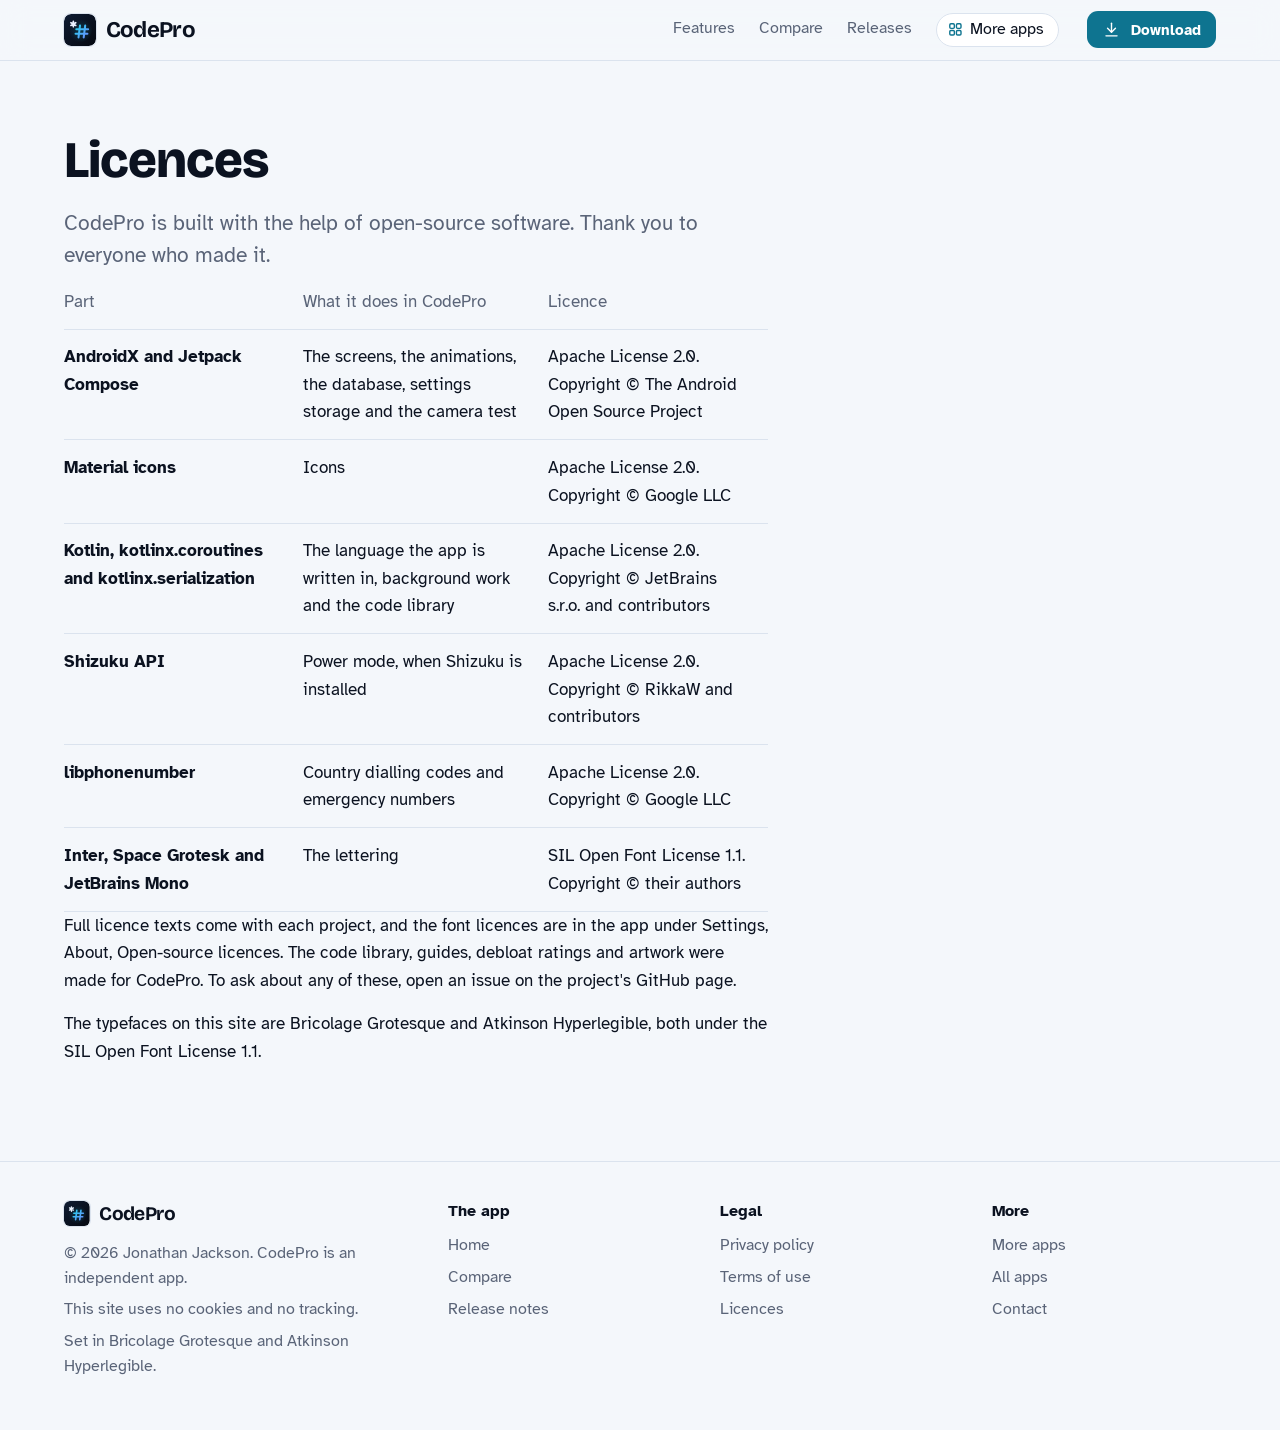
<file: licences.html>
<!DOCTYPE html>
<html lang="en-GB">
<head>
<meta charset="utf-8">
<meta name="viewport" content="width=device-width, initial-scale=1">
<title>CodePro licences</title>
<meta name="description" content="The open-source parts inside CodePro and their licences.">
<meta name="author" content="Jonathan Jackson">
<link rel="canonical" href="https://customgpter.github.io/codepro/licences.html">
<meta name="theme-color" content="#f4f7fb" media="(prefers-color-scheme: light)">
<meta name="theme-color" content="#070a0f" media="(prefers-color-scheme: dark)">
<meta property="og:type" content="website">
<meta property="og:site_name" content="CodePro">
<meta property="og:title" content="CodePro licences">
<meta property="og:description" content="The open-source parts inside CodePro and their licences.">
<meta property="og:url" content="https://customgpter.github.io/codepro/licences.html">
<meta property="og:image" content="https://customgpter.github.io/codepro/assets/og.png">
<meta property="og:image:width" content="1200">
<meta property="og:image:height" content="630">
<meta property="og:image:alt" content="CodePro&#x27;s home screen: a Galaxy S23 with 47 codes for it, quick actions for IMEI, hardware test and signal, and the phone health check">
<meta property="og:locale" content="en_GB">
<meta name="twitter:card" content="summary_large_image">
<link rel="icon" href="./assets/favicon.svg" type="image/svg+xml">
<link rel="apple-touch-icon" href="./assets/apple-touch-icon.png">
<link rel="preload" href="./assets/fonts/bricolage-grotesque-latin.woff2" as="font" type="font/woff2" crossorigin>
<link rel="preload" href="./assets/fonts/atkinson-hyperlegible-latin-400-normal.woff2" as="font" type="font/woff2" crossorigin>
<link rel="stylesheet" href="./assets/site.css?v=1">
<link rel="stylesheet" href="./assets/house.css?v=1">
<link rel="stylesheet" href="./assets/apps-list.css?v=1">
<script src="./assets/apps-list.js?v=1" defer></script>
</head>
<body>
<a class="skip" href="#main">Skip to content</a>
<header class="masthead">
<div class="wrap">
<a class="brand" href="./" aria-label="CodePro home"><svg viewBox="0 0 108 108" aria-hidden="true"><defs><linearGradient id="cpbg" x1="0" y1="0" x2="1" y2="1"><stop offset="0" stop-color="#0F1C33"/><stop offset="1" stop-color="#05080F"/></linearGradient><radialGradient id="cpgl" cx="58" cy="58" r="40" gradientUnits="userSpaceOnUse"><stop offset="0" stop-color="#22D3EE" stop-opacity=".2"/><stop offset="1" stop-color="#22D3EE" stop-opacity="0"/></radialGradient><linearGradient id="cphs" x1="42" y1="42" x2="76" y2="74" gradientUnits="userSpaceOnUse"><stop offset="0" stop-color="#22D3EE"/><stop offset="1" stop-color="#6E8BFF"/></linearGradient></defs><rect width="108" height="108" rx="24" fill="url(#cpbg)"/><circle cx="54" cy="54" r="40" fill="url(#cpgl)"/><g transform="translate(54 54) scale(1.25) translate(-54 -54)"><path d="M54 42L50 74M68 42L64 74M44 52L76 52M42 64L74 64" fill="none" stroke="url(#cphs)" stroke-width="5.5" stroke-linecap="round"/><path d="M36 30.5L36 45.5M29.5 34.25L42.5 41.75M29.5 41.75L42.5 34.25" fill="none" stroke="#EAF2FF" stroke-width="4.5" stroke-linecap="round"/></g></svg><span>CodePro</span></a>
<nav aria-label="Main"><ul><li><a href="./#features">Features</a></li><li><a href="./compare.html">Compare</a></li><li><a href="./releases.html">Releases</a></li><li><a class="more-apps" href="./more-apps.html"><svg class="ico" viewBox="0 0 24 24" aria-hidden="true"><rect x="4" y="4" width="6.5" height="6.5" rx="1.6"/><rect x="13.5" y="4" width="6.5" height="6.5" rx="1.6"/><rect x="4" y="13.5" width="6.5" height="6.5" rx="1.6"/><rect x="13.5" y="13.5" width="6.5" height="6.5" rx="1.6"/></svg>More apps</a></li></ul></nav>
<a class="button small" href="https://github.com/CustomGPTer/codepro/releases/latest/download/CodePro.apk"><svg class="ico" viewBox="0 0 24 24" aria-hidden="true"><path d="M12 4v11"/><path d="M7 10.5l5 5 5-5"/><path d="M5 20h14"/></svg>Download</a>
</div>
</header>
<main id="main" class="doc">
<div class="wrap">
<div class="measure">
<h1>Licences</h1>
<p class="lede">CodePro is built with the help of open-source software. Thank you to everyone who made it.</p>
<div class="scroll"><table><thead><tr><th scope="col">Part</th><th scope="col">What it does in CodePro</th><th scope="col">Licence</th></tr></thead><tbody><tr><th scope="row">AndroidX and Jetpack Compose</th><td>The screens, the animations, the database, settings storage and the camera test</td><td>Apache License 2.0. Copyright &copy; The Android Open Source Project</td></tr><tr><th scope="row">Material icons</th><td>Icons</td><td>Apache License 2.0. Copyright &copy; Google LLC</td></tr><tr><th scope="row">Kotlin, kotlinx.coroutines and kotlinx.serialization</th><td>The language the app is written in, background work and the code library</td><td>Apache License 2.0. Copyright &copy; JetBrains s.r.o. and contributors</td></tr><tr><th scope="row">Shizuku API</th><td>Power mode, when Shizuku is installed</td><td>Apache License 2.0. Copyright &copy; RikkaW and contributors</td></tr><tr><th scope="row">libphonenumber</th><td>Country dialling codes and emergency numbers</td><td>Apache License 2.0. Copyright &copy; Google LLC</td></tr><tr><th scope="row">Inter, Space Grotesk and JetBrains Mono</th><td>The lettering</td><td>SIL Open Font License 1.1. Copyright &copy; their authors</td></tr></tbody></table></div>
<p>Full licence texts come with each project, and the font licences are in the app under Settings, About, Open-source licences. The code library, guides, debloat ratings and artwork were made for CodePro. To ask about any of these, open an issue on the project's GitHub page.</p>
<p>The typefaces on this site are Bricolage Grotesque and Atkinson Hyperlegible, both under the SIL Open Font License 1.1.</p>
</div>
</div>
</main>
<footer class="colophon">
<div class="wrap">
<div>
<a class="brand" href="./" aria-label="CodePro home"><svg viewBox="0 0 108 108" aria-hidden="true"><defs><linearGradient id="cpbg" x1="0" y1="0" x2="1" y2="1"><stop offset="0" stop-color="#0F1C33"/><stop offset="1" stop-color="#05080F"/></linearGradient><radialGradient id="cpgl" cx="58" cy="58" r="40" gradientUnits="userSpaceOnUse"><stop offset="0" stop-color="#22D3EE" stop-opacity=".2"/><stop offset="1" stop-color="#22D3EE" stop-opacity="0"/></radialGradient><linearGradient id="cphs" x1="42" y1="42" x2="76" y2="74" gradientUnits="userSpaceOnUse"><stop offset="0" stop-color="#22D3EE"/><stop offset="1" stop-color="#6E8BFF"/></linearGradient></defs><rect width="108" height="108" rx="24" fill="url(#cpbg)"/><circle cx="54" cy="54" r="40" fill="url(#cpgl)"/><g transform="translate(54 54) scale(1.25) translate(-54 -54)"><path d="M54 42L50 74M68 42L64 74M44 52L76 52M42 64L74 64" fill="none" stroke="url(#cphs)" stroke-width="5.5" stroke-linecap="round"/><path d="M36 30.5L36 45.5M29.5 34.25L42.5 41.75M29.5 41.75L42.5 34.25" fill="none" stroke="#EAF2FF" stroke-width="4.5" stroke-linecap="round"/></g></svg><span>CodePro</span></a>
<p>&copy; 2026 Jonathan Jackson. CodePro is an independent app.</p>
<p>This site uses no cookies and no tracking.</p>
<p>Set in Bricolage Grotesque and Atkinson Hyperlegible.</p>
</div>
<nav aria-label="The app"><h2>The app</h2><ul>
<li><a href="./">Home</a></li>
<li><a href="./compare.html">Compare</a></li>
<li><a href="./releases.html">Release notes</a></li>

</ul></nav>
<nav aria-label="Legal"><h2>Legal</h2><ul>
<li><a href="./privacy.html">Privacy policy</a></li>
<li><a href="./terms.html">Terms of use</a></li>
<li><a href="./licences.html">Licences</a></li>
</ul></nav>
<nav aria-label="More"><h2>More</h2><ul>
<li><a href="./more-apps.html">More apps</a></li>
<li><a href="https://customgpter.github.io/">All apps</a></li>
<li><a href="https://github.com/CustomGPTer/codepro/issues">Contact</a></li>
</ul></nav>
</div>
</footer>
</body>
</html>
</file>
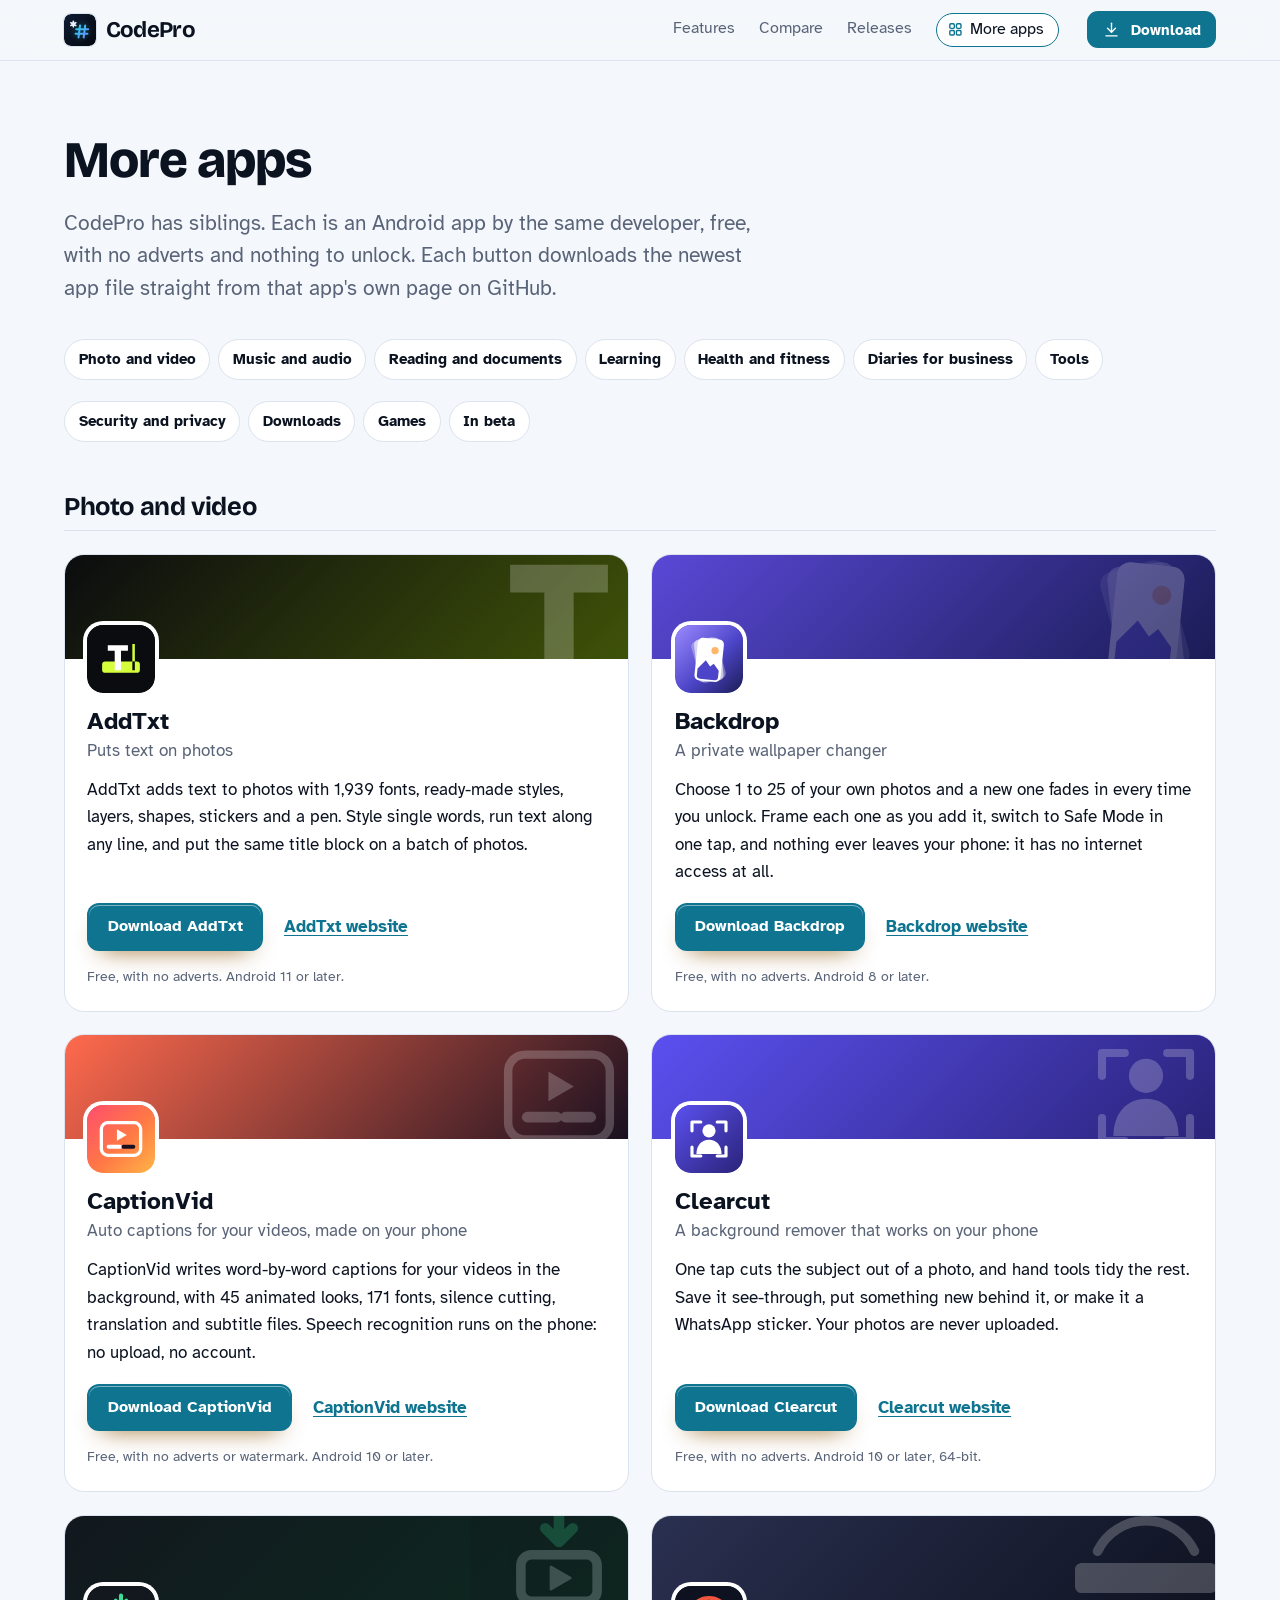
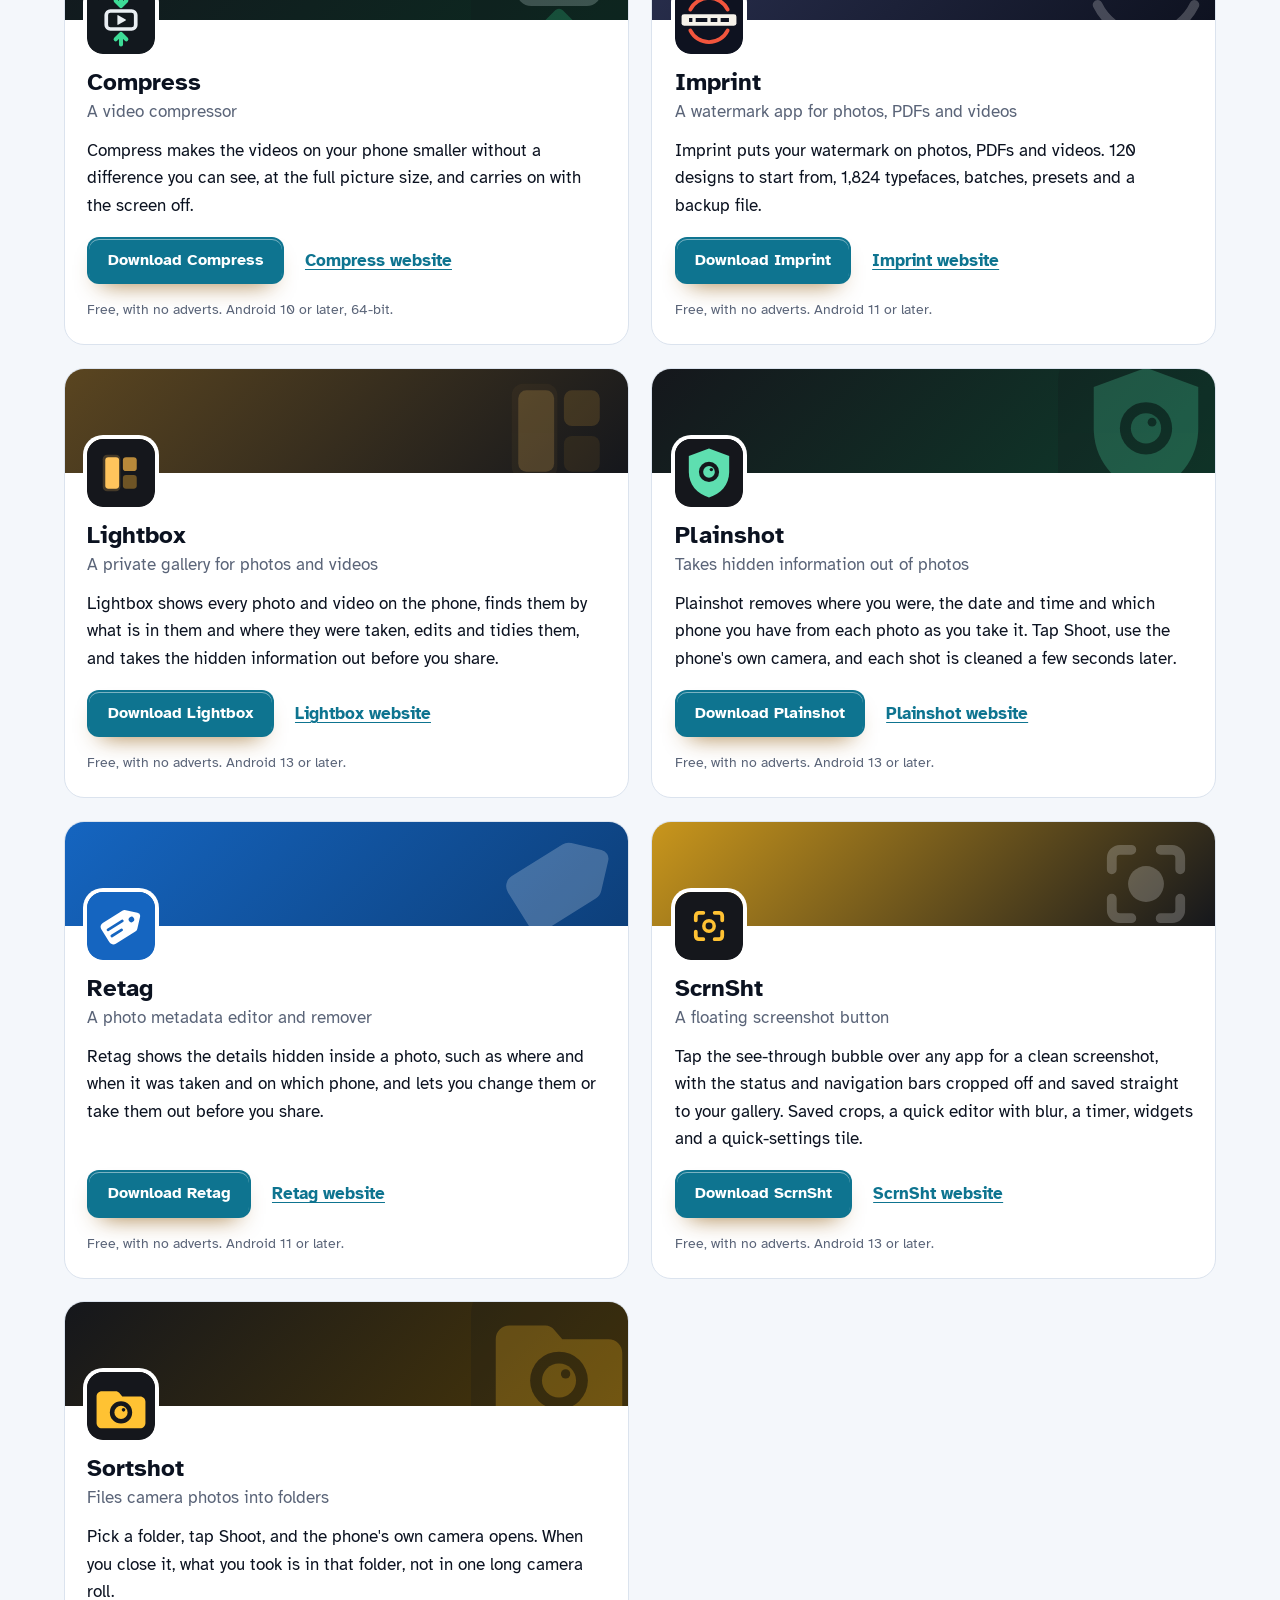
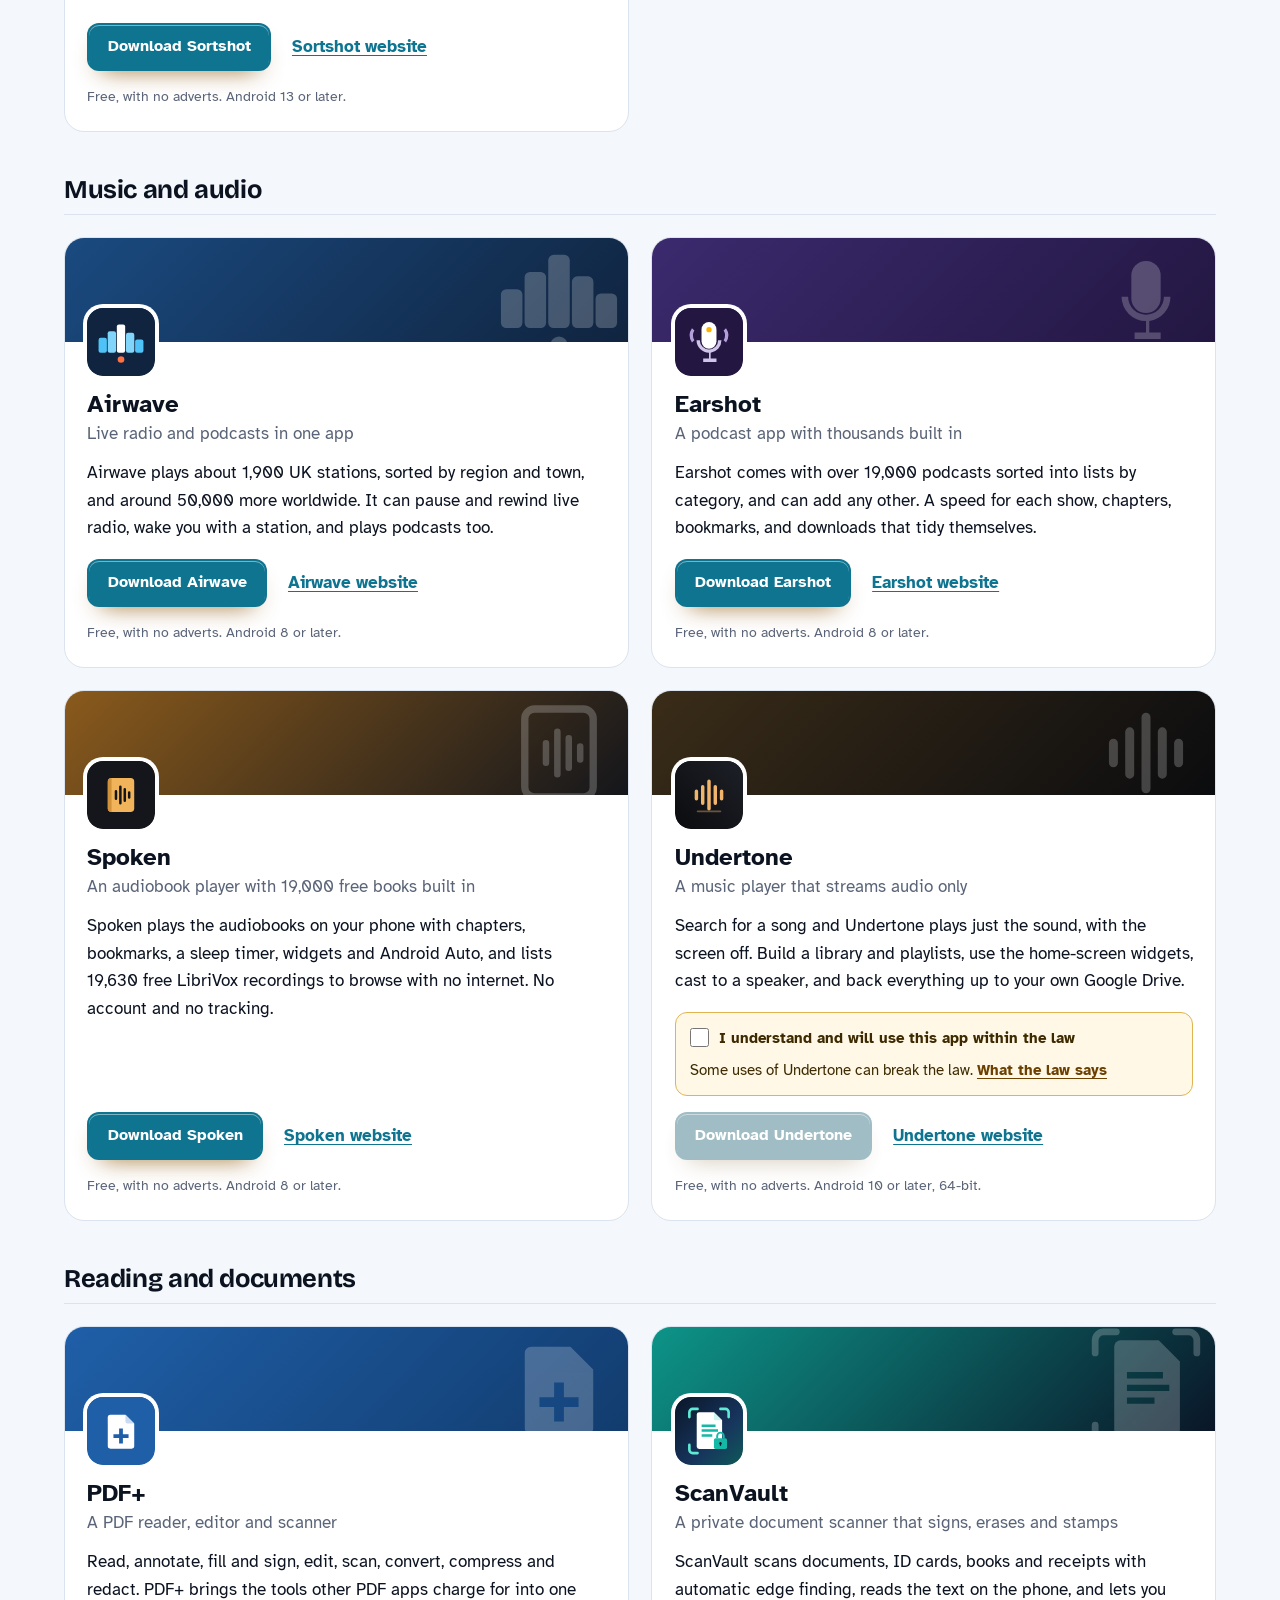
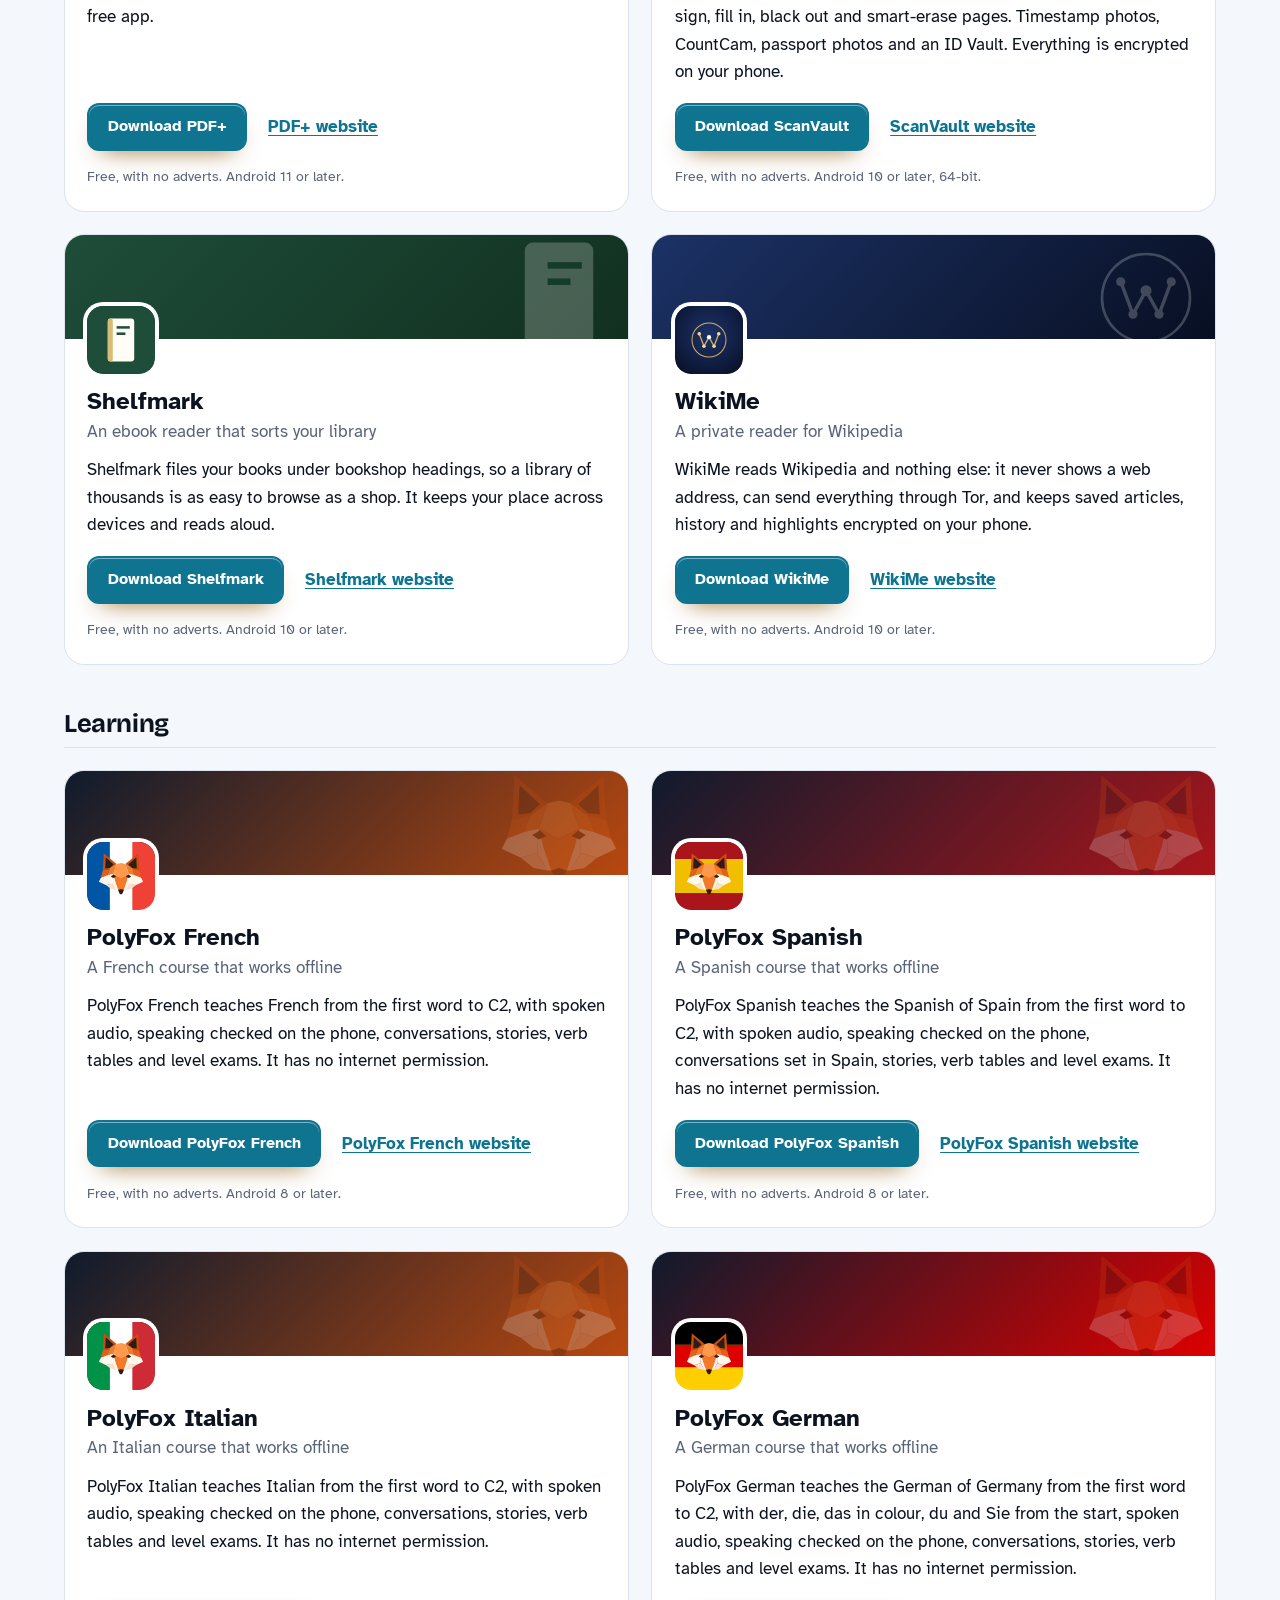
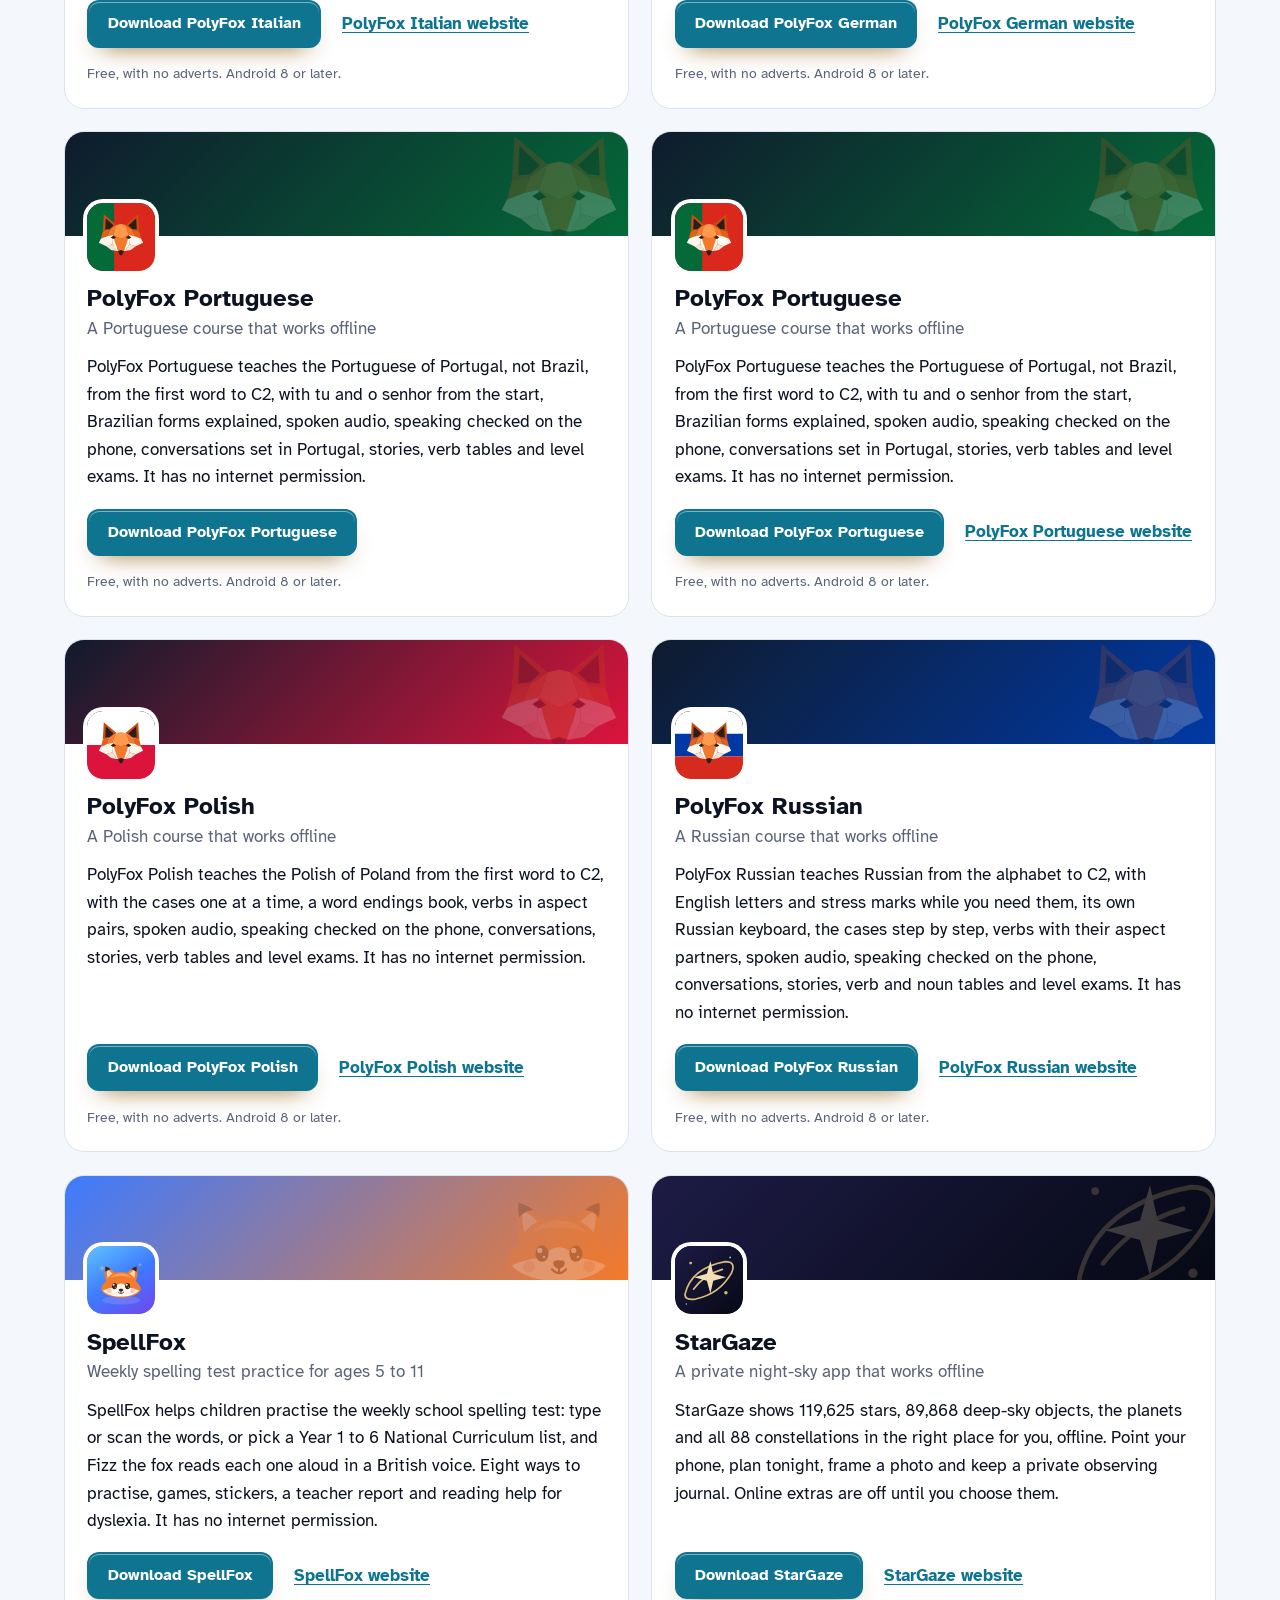
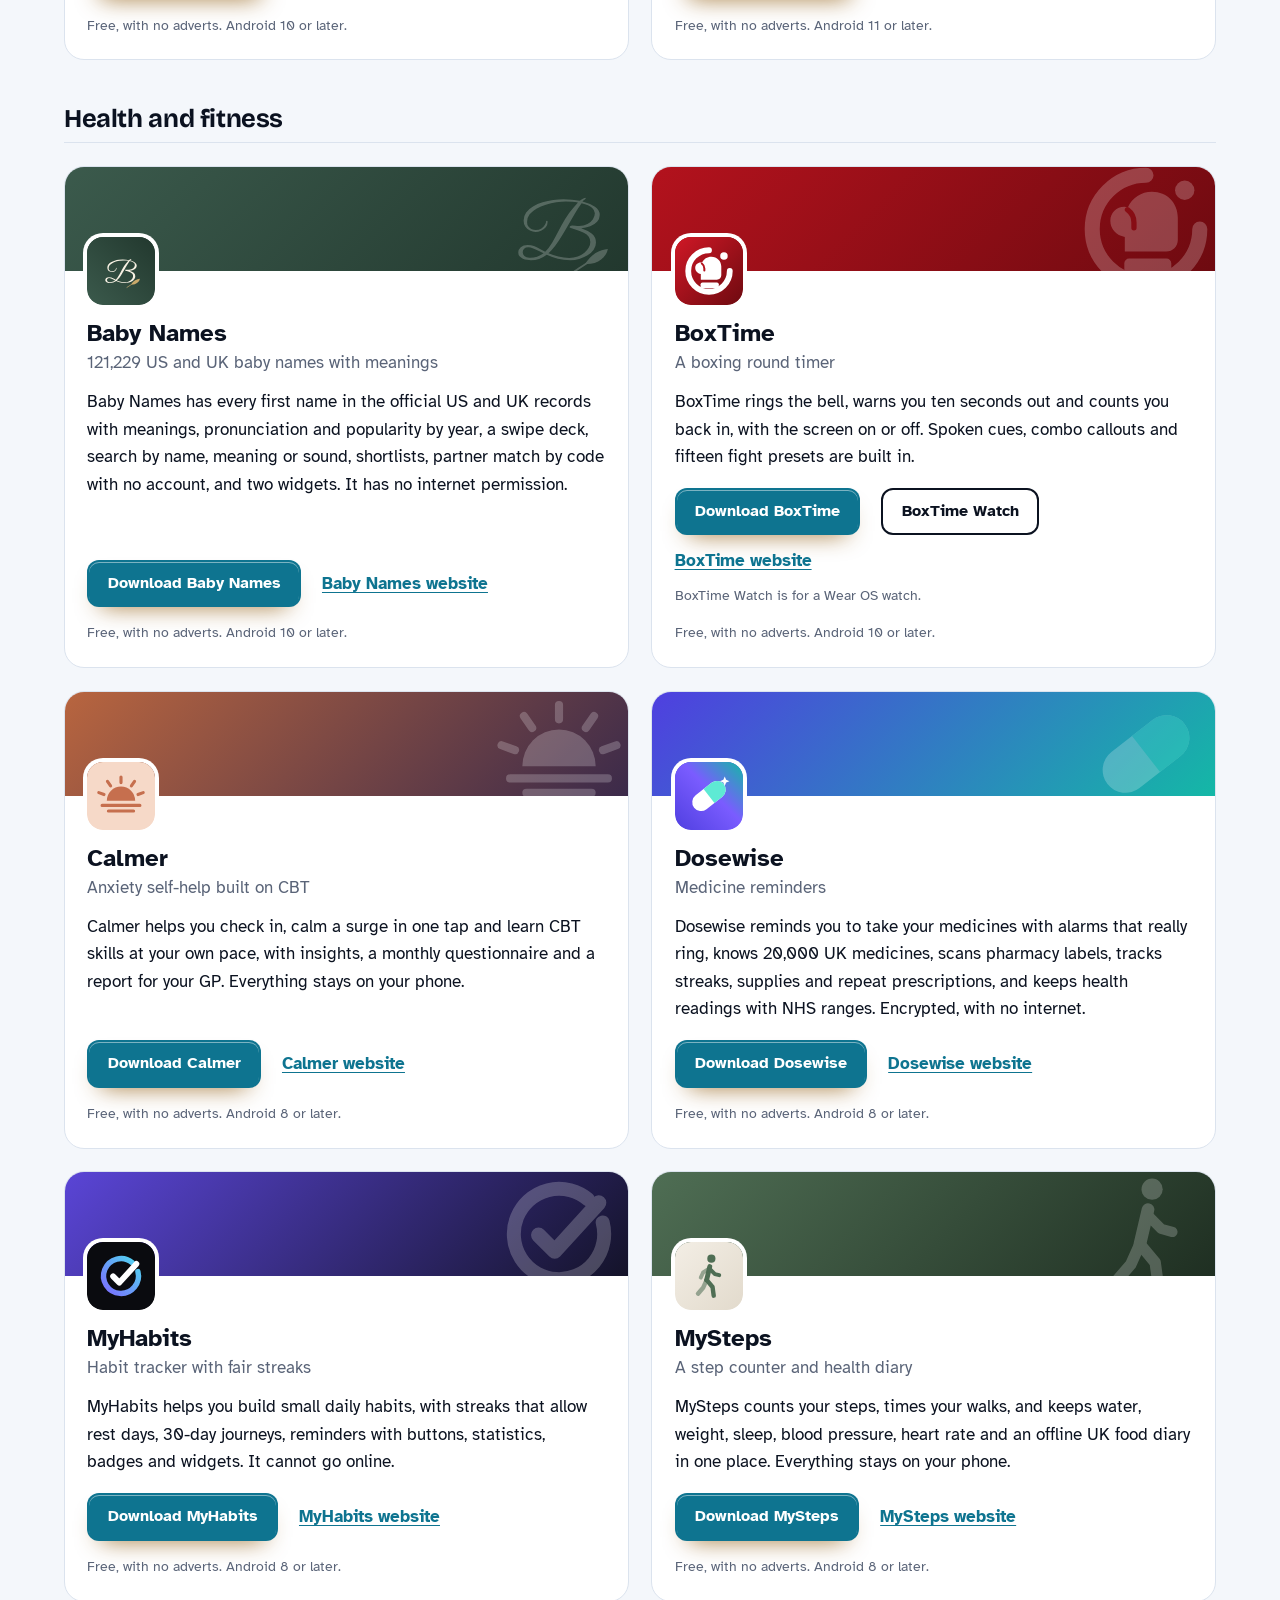
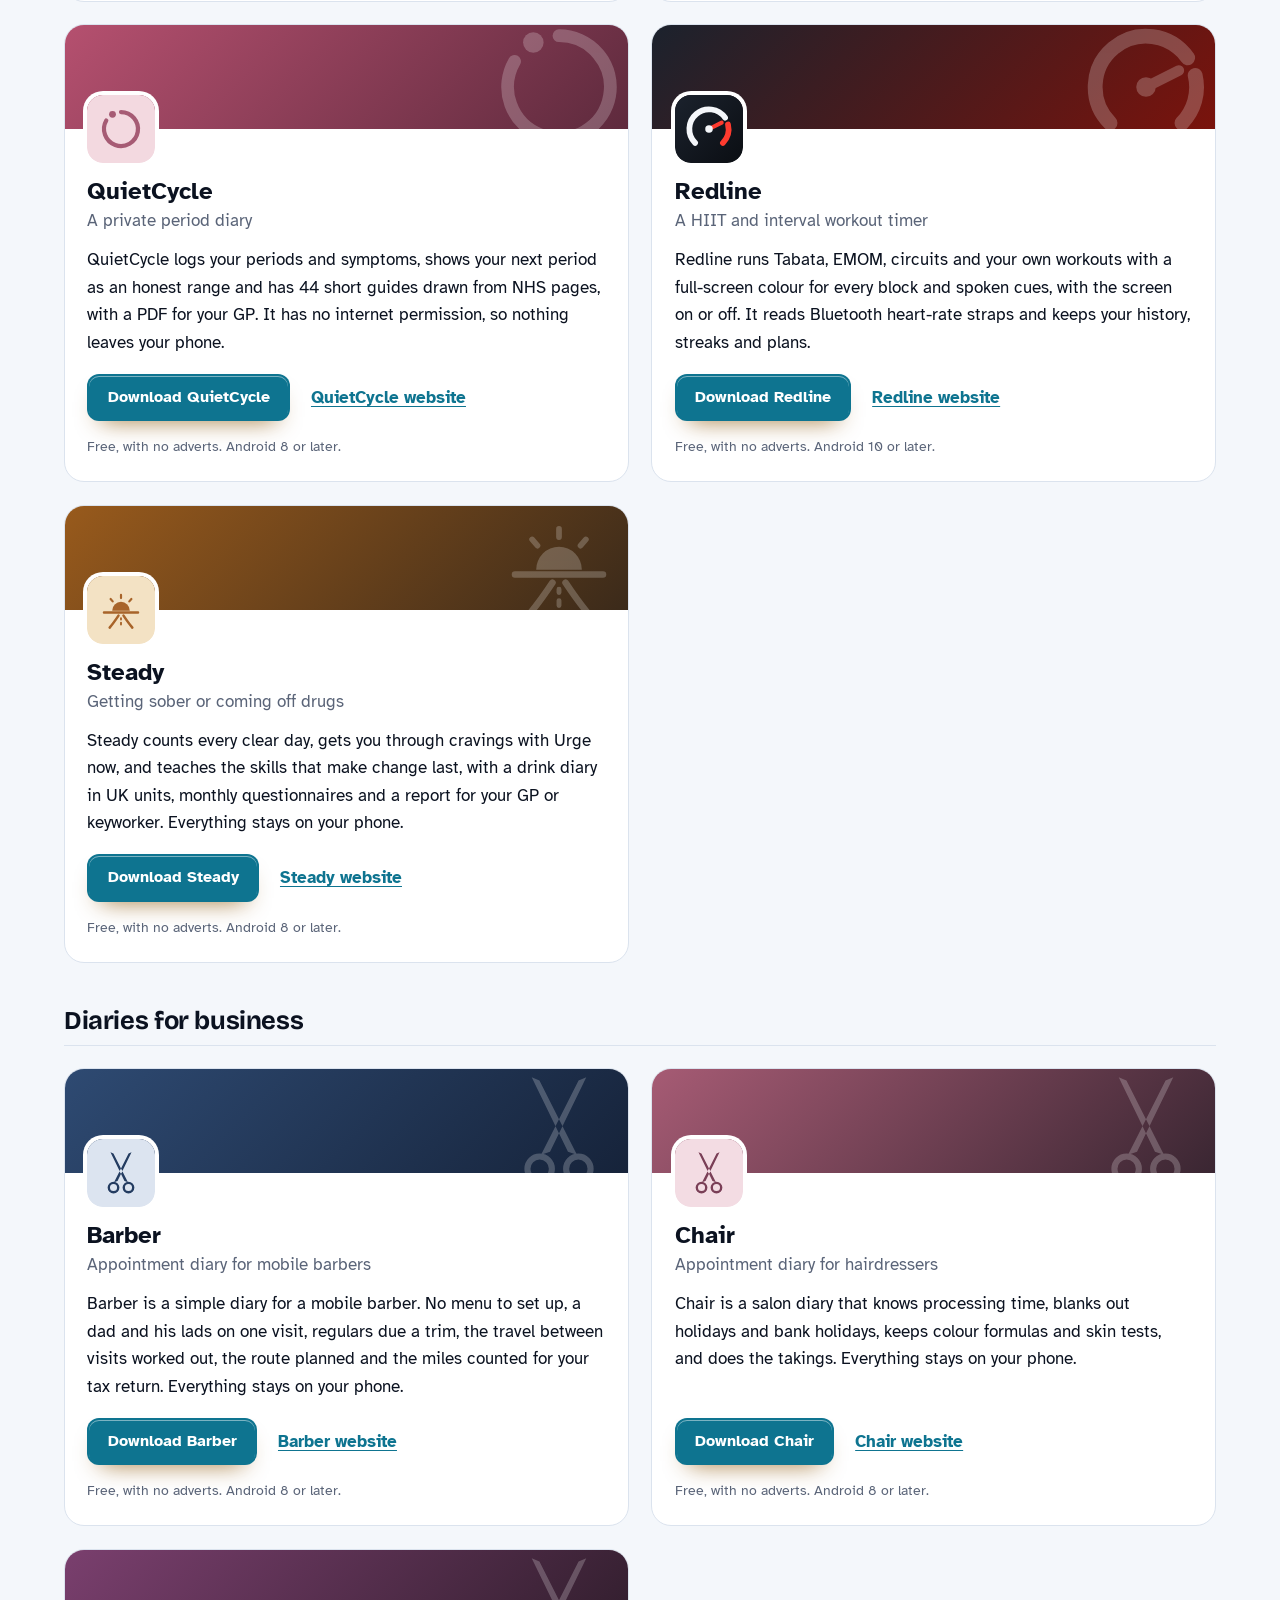
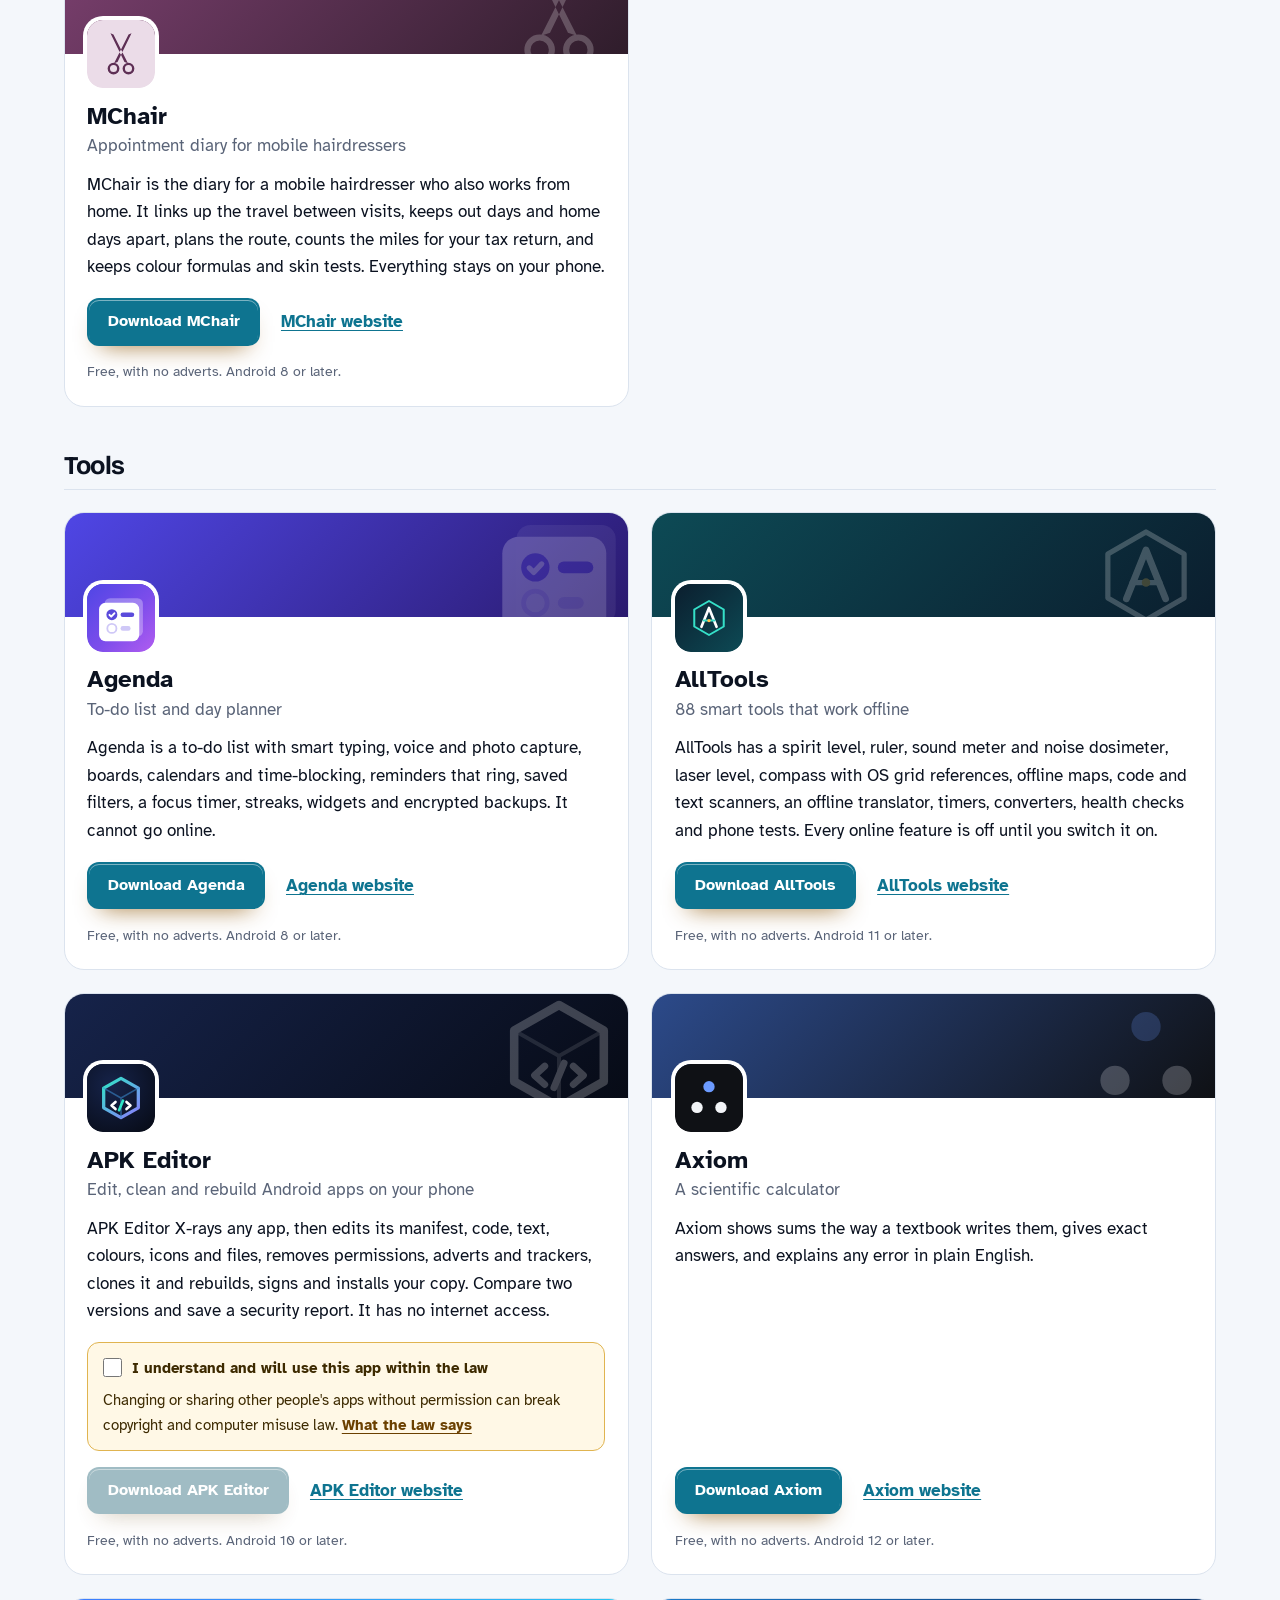
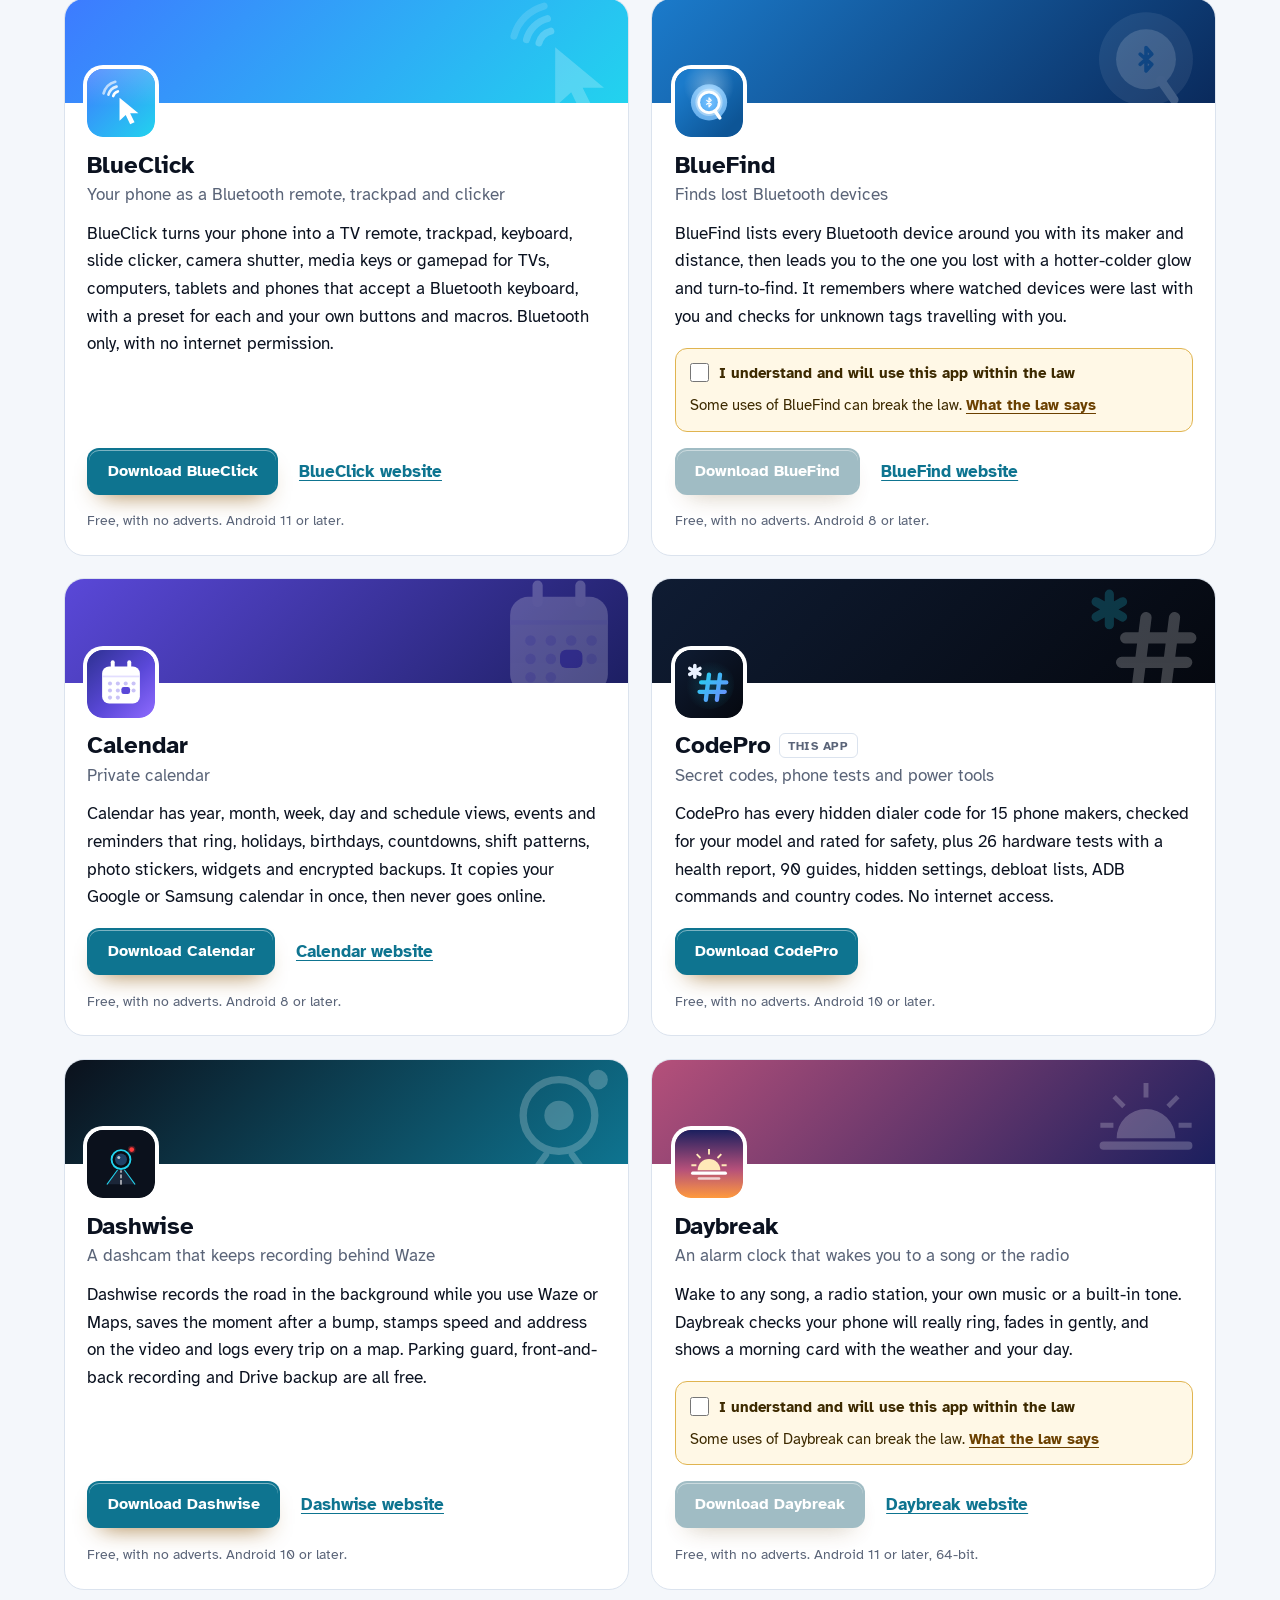
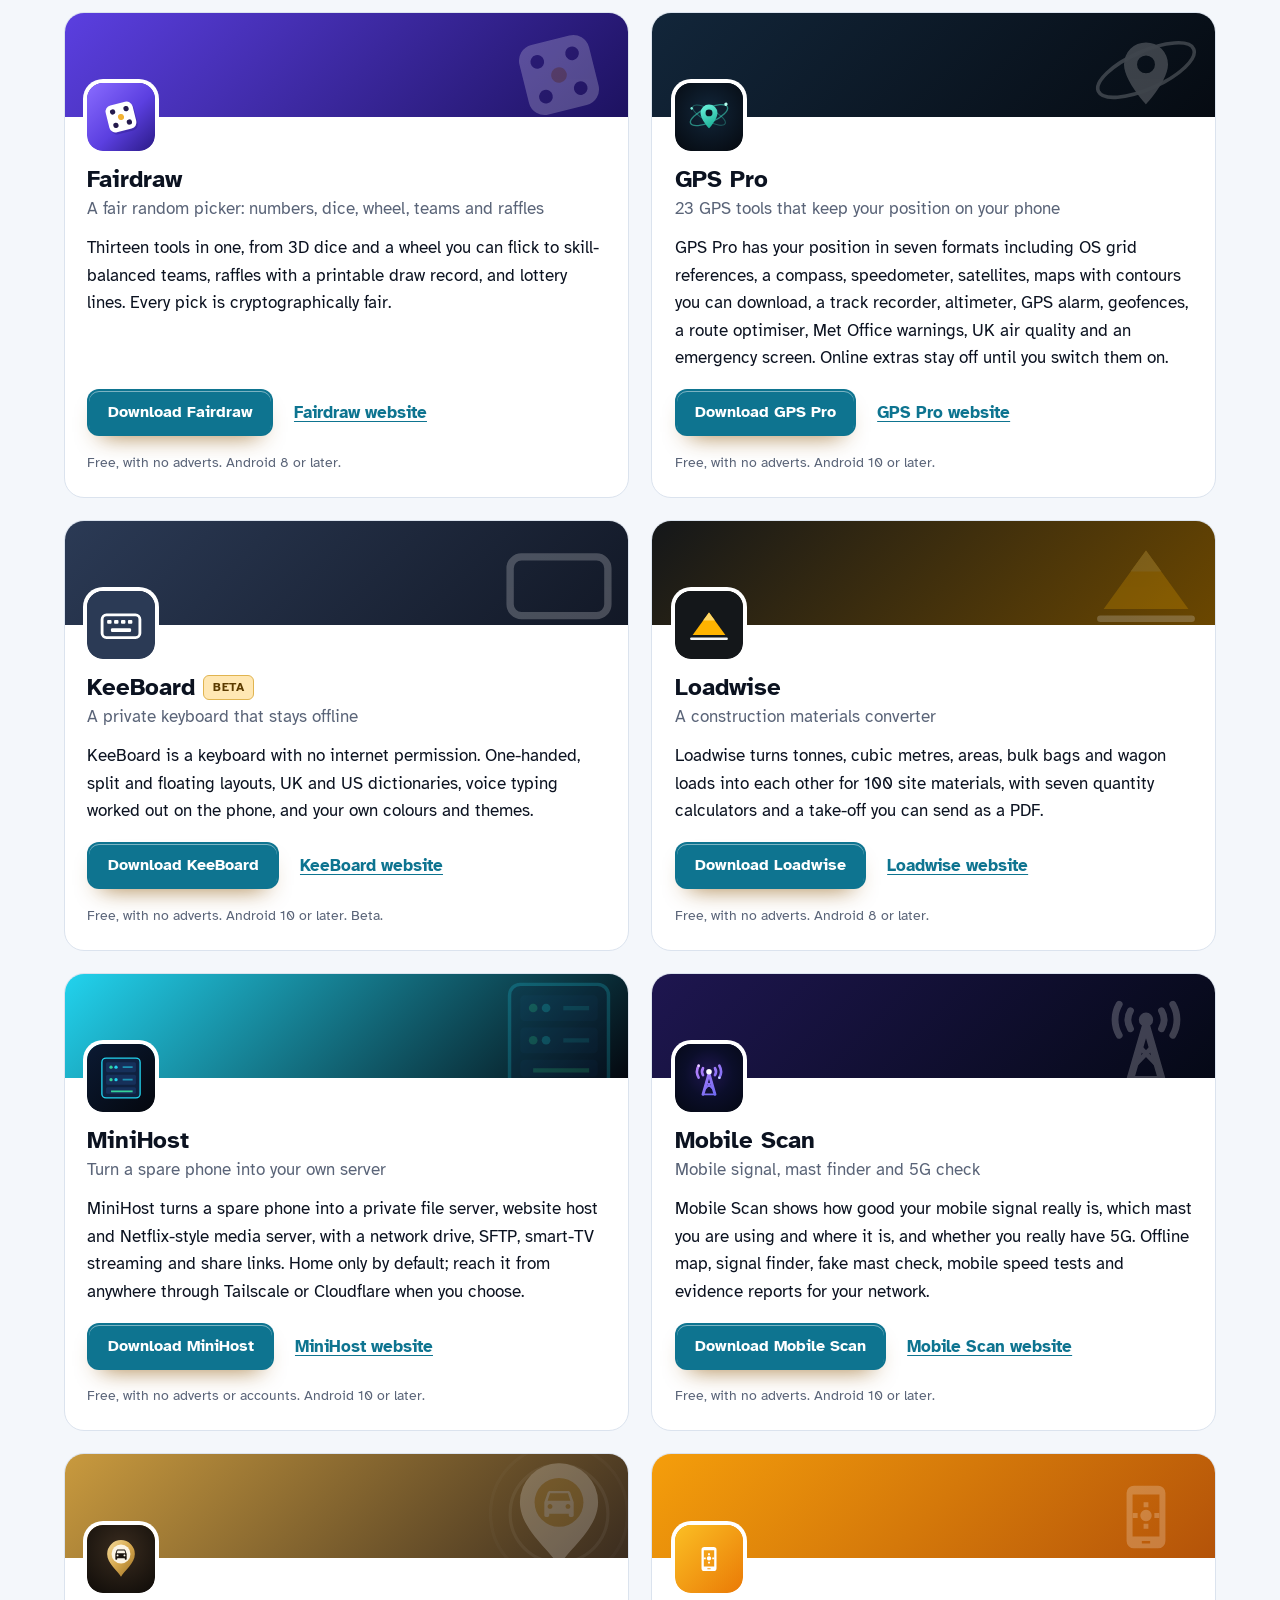
<file: more-apps.html>
<!DOCTYPE html>
<html lang="en-GB">
<head>
<meta charset="utf-8">
<meta name="viewport" content="width=device-width, initial-scale=1">
<title>More free Android apps from the maker of CodePro</title>
<meta name="description" content="All 99 free Android apps from the maker of CodePro, in one list by category, each with its download and a link to its website.">
<meta name="author" content="Jonathan Jackson">
<link rel="canonical" href="https://customgpter.github.io/codepro/more-apps.html">
<meta name="theme-color" content="#f4f7fb" media="(prefers-color-scheme: light)">
<meta name="theme-color" content="#070a0f" media="(prefers-color-scheme: dark)">
<meta property="og:type" content="website">
<meta property="og:site_name" content="CodePro">
<meta property="og:title" content="More free Android apps from the maker of CodePro">
<meta property="og:description" content="All 99 free Android apps from the maker of CodePro, in one list by category, each with its download and a link to its website.">
<meta property="og:url" content="https://customgpter.github.io/codepro/more-apps.html">
<meta property="og:image" content="https://customgpter.github.io/codepro/assets/og.png">
<meta property="og:image:width" content="1200">
<meta property="og:image:height" content="630">
<meta property="og:image:alt" content="CodePro&#x27;s home screen: a Galaxy S23 with 47 codes for it, quick actions for IMEI, hardware test and signal, and the phone health check">
<meta property="og:locale" content="en_GB">
<meta name="twitter:card" content="summary_large_image">
<link rel="icon" href="./assets/favicon.svg" type="image/svg+xml">
<link rel="apple-touch-icon" href="./assets/apple-touch-icon.png">
<link rel="preload" href="./assets/fonts/bricolage-grotesque-latin.woff2" as="font" type="font/woff2" crossorigin>
<link rel="preload" href="./assets/fonts/atkinson-hyperlegible-latin-400-normal.woff2" as="font" type="font/woff2" crossorigin>
<link rel="stylesheet" href="./assets/site.css?v=1">
<link rel="stylesheet" href="./assets/house.css?v=1">
<script type="application/ld+json">{"@context":"https://schema.org","@type":"ItemList","name":"Apps from the maker of CodePro","url":"https://customgpter.github.io/codepro/more-apps.html","itemListElement":[{"@type":"ListItem","position":1,"name":"AddTxt","url":"https://customgpter.github.io/addtxt/"},{"@type":"ListItem","position":2,"name":"Backdrop","url":"https://customgpter.github.io/backdrop/"},{"@type":"ListItem","position":3,"name":"CaptionVid","url":"https://customgpter.github.io/captionvid/"},{"@type":"ListItem","position":4,"name":"Clearcut","url":"https://customgpter.github.io/clearcut/"},{"@type":"ListItem","position":5,"name":"Compress","url":"https://customgpter.github.io/compress/"},{"@type":"ListItem","position":6,"name":"Imprint","url":"https://customgpter.github.io/imprint/"},{"@type":"ListItem","position":7,"name":"Lightbox","url":"https://customgpter.github.io/lightbox/"},{"@type":"ListItem","position":8,"name":"Plainshot","url":"https://customgpter.github.io/plainshot/"},{"@type":"ListItem","position":9,"name":"Retag","url":"https://customgpter.github.io/retag/"},{"@type":"ListItem","position":10,"name":"ScrnSht","url":"https://customgpter.github.io/scrnsht/"},{"@type":"ListItem","position":11,"name":"Sortshot","url":"https://customgpter.github.io/sortshot/"},{"@type":"ListItem","position":12,"name":"Airwave","url":"https://customgpter.github.io/airwave/"},{"@type":"ListItem","position":13,"name":"Earshot","url":"https://customgpter.github.io/earshot/"},{"@type":"ListItem","position":14,"name":"Spoken","url":"https://customgpter.github.io/spoken/"},{"@type":"ListItem","position":15,"name":"Undertone","url":"https://customgpter.github.io/undertone/"},{"@type":"ListItem","position":16,"name":"PDF+","url":"https://customgpter.github.io/pdfplus/"},{"@type":"ListItem","position":17,"name":"ScanVault","url":"https://customgpter.github.io/scanvault/"},{"@type":"ListItem","position":18,"name":"Shelfmark","url":"https://customgpter.github.io/shelfmark/"},{"@type":"ListItem","position":19,"name":"WikiMe","url":"https://customgpter.github.io/wikime/"},{"@type":"ListItem","position":20,"name":"PolyFox French","url":"https://customgpter.github.io/polyfox/"},{"@type":"ListItem","position":21,"name":"PolyFox German","url":"https://customgpter.github.io/polyfox-german/"},{"@type":"ListItem","position":22,"name":"PolyFox Portuguese","url":"https://customgpter.github.io/polyfox-portuguese/"},{"@type":"ListItem","position":23,"name":"PolyFox Polish","url":"https://customgpter.github.io/polyfox-polish/"},{"@type":"ListItem","position":24,"name":"PolyFox Russian","url":"https://customgpter.github.io/polyfox-russian/"},{"@type":"ListItem","position":25,"name":"SpellFox","url":"https://customgpter.github.io/spellfox/"},{"@type":"ListItem","position":26,"name":"StarGaze","url":"https://customgpter.github.io/stargaze/"},{"@type":"ListItem","position":27,"name":"Baby Names","url":"https://customgpter.github.io/babynames/"},{"@type":"ListItem","position":28,"name":"BoxTime","url":"https://customgpter.github.io/boxtime/"},{"@type":"ListItem","position":29,"name":"Calmer","url":"https://customgpter.github.io/calmer/"},{"@type":"ListItem","position":30,"name":"Dosewise","url":"https://customgpter.github.io/dosewise/"},{"@type":"ListItem","position":31,"name":"MyHabits","url":"https://customgpter.github.io/myhabits/"},{"@type":"ListItem","position":32,"name":"MySteps","url":"https://customgpter.github.io/mysteps/"},{"@type":"ListItem","position":33,"name":"QuietCycle","url":"https://customgpter.github.io/quietcycle/"},{"@type":"ListItem","position":34,"name":"Redline","url":"https://customgpter.github.io/redline/"},{"@type":"ListItem","position":35,"name":"Steady","url":"https://customgpter.github.io/steady/"},{"@type":"ListItem","position":36,"name":"Barber","url":"https://customgpter.github.io/barber/"},{"@type":"ListItem","position":37,"name":"Chair","url":"https://customgpter.github.io/chair/"},{"@type":"ListItem","position":38,"name":"MChair","url":"https://customgpter.github.io/mchair/"},{"@type":"ListItem","position":39,"name":"Agenda","url":"https://customgpter.github.io/agenda/"},{"@type":"ListItem","position":40,"name":"AllTools","url":"https://customgpter.github.io/alltools/"},{"@type":"ListItem","position":41,"name":"APK Editor","url":"https://customgpter.github.io/apkeditor/"},{"@type":"ListItem","position":42,"name":"Axiom","url":"https://customgpter.github.io/axiom/"},{"@type":"ListItem","position":43,"name":"BlueClick","url":"https://customgpter.github.io/blueclick/"},{"@type":"ListItem","position":44,"name":"BlueFind","url":"https://customgpter.github.io/bluefind/"},{"@type":"ListItem","position":45,"name":"Calendar","url":"https://customgpter.github.io/calendar/"},{"@type":"ListItem","position":46,"name":"CodePro","url":"https://customgpter.github.io/codepro/"},{"@type":"ListItem","position":47,"name":"Dashwise","url":"https://customgpter.github.io/dashwise/"},{"@type":"ListItem","position":48,"name":"Daybreak","url":"https://customgpter.github.io/daybreak/"},{"@type":"ListItem","position":49,"name":"Fairdraw","url":"https://customgpter.github.io/fairdraw/"},{"@type":"ListItem","position":50,"name":"GPS Pro","url":"https://customgpter.github.io/gpspro/"},{"@type":"ListItem","position":51,"name":"KeeBoard","url":"https://customgpter.github.io/keeboard/"},{"@type":"ListItem","position":52,"name":"Loadwise","url":"https://customgpter.github.io/loadwise/"},{"@type":"ListItem","position":53,"name":"MiniHost","url":"https://customgpter.github.io/minihost/"},{"@type":"ListItem","position":54,"name":"Mobile Scan","url":"https://customgpter.github.io/mobilescan/"},{"@type":"ListItem","position":55,"name":"Parkwise","url":"https://customgpter.github.io/parkwise/"},{"@type":"ListItem","position":56,"name":"Pocketmind","url":"https://customgpter.github.io/pocketmind/"},{"@type":"ListItem","position":57,"name":"Refine","url":"https://customgpter.github.io/refine/"},{"@type":"ListItem","position":58,"name":"Shiftwise","url":"https://customgpter.github.io/shiftwise/"},{"@type":"ListItem","position":59,"name":"SimpleCalc","url":"https://customgpter.github.io/simplecalc/"},{"@type":"ListItem","position":60,"name":"Skyline","url":"https://customgpter.github.io/skyline/"},{"@type":"ListItem","position":61,"name":"Slipway","url":"https://customgpter.github.io/slipway/"},{"@type":"ListItem","position":62,"name":"Tagger","url":"https://customgpter.github.io/tagger/"},{"@type":"ListItem","position":63,"name":"TotalClean","url":"https://customgpter.github.io/totalclean/"},{"@type":"ListItem","position":64,"name":"TVLink","url":"https://customgpter.github.io/tvlink/"},{"@type":"ListItem","position":65,"name":"Unbox","url":"https://customgpter.github.io/unbox/"},{"@type":"ListItem","position":66,"name":"WhatsKeep","url":"https://customgpter.github.io/whatskeep/"},{"@type":"ListItem","position":67,"name":"WiFi Scan","url":"https://customgpter.github.io/wifiscan/"},{"@type":"ListItem","position":68,"name":"Auditly","url":"https://customgpter.github.io/auditly/"},{"@type":"ListItem","position":69,"name":"Backchannel","url":"https://customgpter.github.io/backchannel/"},{"@type":"ListItem","position":70,"name":"ENotes","url":"https://customgpter.github.io/enotes/"},{"@type":"ListItem","position":71,"name":"FindMe","url":"https://customgpter.github.io/findme/"},{"@type":"ListItem","position":72,"name":"iLock","url":"https://customgpter.github.io/ilock/"},{"@type":"ListItem","position":73,"name":"ImSafe","url":"https://customgpter.github.io/imsafe/"},{"@type":"ListItem","position":74,"name":"IShred","url":"https://customgpter.github.io/ishred/"},{"@type":"ListItem","position":75,"name":"LockBox","url":"https://customgpter.github.io/lockbox/"},{"@type":"ListItem","position":76,"name":"PassVault","url":"https://customgpter.github.io/passvault/"},{"@type":"ListItem","position":77,"name":"SpyFind","url":"https://customgpter.github.io/spyfind/"},{"@type":"ListItem","position":78,"name":"TextWipe","url":"https://customgpter.github.io/textwipe/"},{"@type":"ListItem","position":79,"name":"Tracewire","url":"https://customgpter.github.io/tracewire/"},{"@type":"ListItem","position":80,"name":"Vigil","url":"https://customgpter.github.io/vigil/"},{"@type":"ListItem","position":81,"name":"Grab","url":"https://customgpter.github.io/grab/"},{"@type":"ListItem","position":82,"name":"Swarm","url":"https://customgpter.github.io/swarm/"},{"@type":"ListItem","position":83,"name":"Plane Games","url":"https://customgpter.github.io/plane-games/"},{"@type":"ListItem","position":84,"name":"Ninefold","url":"https://customgpter.github.io/ninefold/"},{"@type":"ListItem","position":85,"name":"Cubewise","url":"https://customgpter.github.io/cubewise/"},{"@type":"ListItem","position":86,"name":"Tilewise","url":"https://customgpter.github.io/tilewise/"},{"@type":"ListItem","position":87,"name":"Letterwise","url":"https://customgpter.github.io/letterwise/"},{"@type":"ListItem","position":88,"name":"Kingside","url":"https://customgpter.github.io/kingside/"},{"@type":"ListItem","position":89,"name":"Deckhand","url":"https://customgpter.github.io/deckhand/"},{"@type":"ListItem","position":90,"name":"SNESForge","url":"https://customgpter.github.io/snesforge/"},{"@type":"ListItem","position":91,"name":"Fame Boy","url":"https://customgpter.github.io/fameboy/"},{"@type":"ListItem","position":92,"name":"PSPPro","url":"https://customgpter.github.io/psppro/"},{"@type":"ListItem","position":93,"name":"MegaGen","url":"https://customgpter.github.io/megagen/"},{"@type":"ListItem","position":94,"name":"QVR","url":"https://customgpter.github.io/qvr/"},{"@type":"ListItem","position":95,"name":"QVR Watch","url":"https://customgpter.github.io/qvr-watch/"},{"@type":"ListItem","position":96,"name":"QVRLite","url":"https://customgpter.github.io/qvrlite/"},{"@type":"ListItem","position":97,"name":"Onionz","url":"https://customgpter.github.io/onionz/"},{"@type":"ListItem","position":98,"name":"OnionzWeb","url":"https://customgpter.github.io/onionzweb/"}]}</script>
<link rel="stylesheet" href="./assets/apps-list.css?v=1">
<script src="./assets/apps-list.js?v=1" defer></script>
</head>
<body>
<a class="skip" href="#main">Skip to content</a>
<header class="masthead">
<div class="wrap">
<a class="brand" href="./" aria-label="CodePro home"><svg viewBox="0 0 108 108" aria-hidden="true"><defs><linearGradient id="cpbg" x1="0" y1="0" x2="1" y2="1"><stop offset="0" stop-color="#0F1C33"/><stop offset="1" stop-color="#05080F"/></linearGradient><radialGradient id="cpgl" cx="58" cy="58" r="40" gradientUnits="userSpaceOnUse"><stop offset="0" stop-color="#22D3EE" stop-opacity=".2"/><stop offset="1" stop-color="#22D3EE" stop-opacity="0"/></radialGradient><linearGradient id="cphs" x1="42" y1="42" x2="76" y2="74" gradientUnits="userSpaceOnUse"><stop offset="0" stop-color="#22D3EE"/><stop offset="1" stop-color="#6E8BFF"/></linearGradient></defs><rect width="108" height="108" rx="24" fill="url(#cpbg)"/><circle cx="54" cy="54" r="40" fill="url(#cpgl)"/><g transform="translate(54 54) scale(1.25) translate(-54 -54)"><path d="M54 42L50 74M68 42L64 74M44 52L76 52M42 64L74 64" fill="none" stroke="url(#cphs)" stroke-width="5.5" stroke-linecap="round"/><path d="M36 30.5L36 45.5M29.5 34.25L42.5 41.75M29.5 41.75L42.5 34.25" fill="none" stroke="#EAF2FF" stroke-width="4.5" stroke-linecap="round"/></g></svg><span>CodePro</span></a>
<nav aria-label="Main"><ul><li><a href="./#features">Features</a></li><li><a href="./compare.html">Compare</a></li><li><a href="./releases.html">Releases</a></li><li><a class="more-apps" href="./more-apps.html" aria-current="page"><svg class="ico" viewBox="0 0 24 24" aria-hidden="true"><rect x="4" y="4" width="6.5" height="6.5" rx="1.6"/><rect x="13.5" y="4" width="6.5" height="6.5" rx="1.6"/><rect x="4" y="13.5" width="6.5" height="6.5" rx="1.6"/><rect x="13.5" y="13.5" width="6.5" height="6.5" rx="1.6"/></svg>More apps</a></li></ul></nav>
<a class="button small" href="https://github.com/CustomGPTer/codepro/releases/latest/download/CodePro.apk"><svg class="ico" viewBox="0 0 24 24" aria-hidden="true"><path d="M12 4v11"/><path d="M7 10.5l5 5 5-5"/><path d="M5 20h14"/></svg>Download</a>
</div>
</header>
<main id="main" class="doc">
<div class="wrap">
<div class="measure">
<h1>More apps</h1>
<p class="lede">CodePro has siblings. Each is an Android app by the same developer, free, with no adverts and nothing to unlock. Each button downloads the newest app file straight from that app's own page on GitHub.</p>
</div>
<!-- apps:start -->
<nav class="mapps-jump" aria-label="App groups"><ul><li><a href="#apps-photo">Photo and video</a></li><li><a href="#apps-audio">Music and audio</a></li><li><a href="#apps-reading">Reading and documents</a></li><li><a href="#apps-learning">Learning</a></li><li><a href="#apps-health">Health and fitness</a></li><li><a href="#apps-diaries">Diaries for business</a></li><li><a href="#apps-tools">Tools</a></li><li><a href="#apps-security">Security and privacy</a></li><li><a href="#apps-downloads">Downloads</a></li><li><a href="#apps-games">Games</a></li><li><a href="#apps-testing">In beta</a></li></ul></nav>
<div class="mapps-group" role="group" aria-labelledby="apps-photo"><h2 class="mapps-cat" id="apps-photo">Photo and video</h2>
<ul class="mapps"><li class="mapp" style="--b:#0b0c0f;--b2:#3f5208"><div class="mapp-cover" aria-hidden="true"><svg viewBox="0 0 108 108"><path fill="#fff" d="M24 22h60v17H63v49H45V39H24z"/></svg></div><div class="mapp-body"><svg class="mapp-icon" viewBox="0 0 108 108" aria-hidden="true"><rect width="108" height="108" rx="24" fill="#0b0c0f"/><path fill="#d4ff3a" d="M29 58h50a5 5 0 0 1 5 5v8a5 5 0 0 1-5 5H29a5 5 0 0 1-5-5v-8a5 5 0 0 1 5-5z"/><path fill="#fff" d="M33 32h32v9H54v31H44V41H33z"/><path fill="#d4ff3a" d="M72 30h4v28h-4z"/><path fill="#0b0c0f" d="M72 58h4v14h-4z"/></svg><h3>AddTxt</h3><p class="mapp-kind">Puts text on photos</p><p class="mapp-say">AddTxt adds text to photos with 1,939 fonts, ready-made styles, layers, shapes, stickers and a pen. Style single words, run text along any line, and put the same title block on a batch of photos.</p><p class="mapp-go"><a class="button" href="https://github.com/CustomGPTer/addtxt/releases/latest/download/AddTxt.apk">Download AddTxt</a><a class="mapp-site" href="https://customgpter.github.io/addtxt/">AddTxt website</a></p><p class="mapp-needs">Free, with no adverts. Android 11 or later.</p></div></li>
<li class="mapp" style="--b:#5a48d6;--b2:#1a1c55"><div class="mapp-cover" aria-hidden="true"><svg viewBox="0 0 108 108"><g transform="translate(54 58) scale(1.3) translate(-54 -58)"><rect x="38" y="30" width="32" height="52" rx="6" fill="#fff" fill-opacity=".3" transform="rotate(-16 54 58)"/><rect x="38" y="30" width="32" height="52" rx="6" fill="#fff" fill-opacity=".6" transform="rotate(-6 54 58)"/><g transform="rotate(6 54 58)"><rect x="38" y="30" width="32" height="52" rx="6" fill="#fff"/><path d="M41 68l9-11 6 7 4-4 7 8v8a4 4 0 0 1-4 4H45a4 4 0 0 1-4-4z" fill="#4d45c9"/><circle cx="60" cy="44" r="4.5" fill="#FFB86B"/></g></g></svg></div><div class="mapp-body"><svg class="mapp-icon" viewBox="0 0 108 108" aria-hidden="true"><defs><linearGradient id="i-backdrop-mapp-cc" x1="0" y1="0" x2="1" y2="1"><stop offset="0" stop-color="#9c8bff"/><stop offset=".55" stop-color="#4d45c9"/><stop offset="1" stop-color="#1a1c55"/></linearGradient></defs><rect width="108" height="108" rx="24" fill="url(#i-backdrop-mapp-cc)"/><g transform="translate(54 58) scale(1.3) translate(-54 -58)"><rect x="38" y="30" width="32" height="52" rx="6" fill="#fff" fill-opacity=".3" transform="rotate(-16 54 58)"/><rect x="38" y="30" width="32" height="52" rx="6" fill="#fff" fill-opacity=".6" transform="rotate(-6 54 58)"/><g transform="rotate(6 54 58)"><rect x="38" y="30" width="32" height="52" rx="6" fill="#fff"/><path d="M41 68l9-11 6 7 4-4 7 8v8a4 4 0 0 1-4 4H45a4 4 0 0 1-4-4z" fill="#4d45c9"/><circle cx="60" cy="44" r="4.5" fill="#FFB86B"/></g></g></svg><h3>Backdrop</h3><p class="mapp-kind">A private wallpaper changer</p><p class="mapp-say">Choose 1 to 25 of your own photos and a new one fades in every time you unlock. Frame each one as you add it, switch to Safe Mode in one tap, and nothing ever leaves your phone: it has no internet access at all.</p><p class="mapp-go"><a class="button" href="https://github.com/CustomGPTer/backdrop/releases/latest/download/Backdrop.apk">Download Backdrop</a><a class="mapp-site" href="https://customgpter.github.io/backdrop/">Backdrop website</a></p><p class="mapp-needs">Free, with no adverts. Android 8 or later.</p></div></li>
<li class="mapp" style="--b:#ff6a4d;--b2:#1a1020"><div class="mapp-cover" aria-hidden="true"><svg viewBox="0 0 108 108"><g transform="translate(54 54) scale(1.3) translate(-54 -54)"><path d="M38,34 h32 a8,8 0 0 1 8,8 v24 a8,8 0 0 1 -8,8 h-32 a8,8 0 0 1 -8,-8 v-24 a8,8 0 0 1 8,-8 z" fill="none" stroke="#fff" stroke-width="4"/><path d="M49,42 L61,49 L49,56 Z" fill="#fff"/><path d="M39,61 h14 a2.5,2.5 0 0 1 0,5 h-14 a2.5,2.5 0 0 1 0,-5 z" fill="#fff"/><path d="M57,61 h12 a2.5,2.5 0 0 1 0,5 h-12 a2.5,2.5 0 0 1 0,-5 z" fill="#ffffff"/></g></svg></div><div class="mapp-body"><svg class="mapp-icon" viewBox="0 0 108 108" aria-hidden="true"><defs><linearGradient id="i-captionvid-cvbg" x1="0" y1="0" x2="1" y2="1"><stop offset="0" stop-color="#ff4d6d"/><stop offset=".55" stop-color="#ff7a45"/><stop offset="1" stop-color="#ffb547"/></linearGradient></defs><rect width="108" height="108" rx="24" fill="url(#i-captionvid-cvbg)"/><g transform="translate(54 54) scale(1.3) translate(-54 -54)"><path d="M38,34 h32 a8,8 0 0 1 8,8 v24 a8,8 0 0 1 -8,8 h-32 a8,8 0 0 1 -8,-8 v-24 a8,8 0 0 1 8,-8 z" fill="none" stroke="#fff" stroke-width="4"/><path d="M49,42 L61,49 L49,56 Z" fill="#fff"/><path d="M39,61 h14 a2.5,2.5 0 0 1 0,5 h-14 a2.5,2.5 0 0 1 0,-5 z" fill="#fff"/><path d="M57,61 h12 a2.5,2.5 0 0 1 0,5 h-12 a2.5,2.5 0 0 1 0,-5 z" fill="#1a1020"/></g></svg><h3>CaptionVid</h3><p class="mapp-kind">Auto captions for your videos, made on your phone</p><p class="mapp-say">CaptionVid writes word-by-word captions for your videos in the background, with 45 animated looks, 171 fonts, silence cutting, translation and subtitle files. Speech recognition runs on the phone: no upload, no account.</p><p class="mapp-go"><a class="button" href="https://github.com/CustomGPTer/captionvid/releases/latest/download/CaptionVid.apk">Download CaptionVid</a><a class="mapp-site" href="https://customgpter.github.io/captionvid/">CaptionVid website</a></p><p class="mapp-needs">Free, with no adverts or watermark. Android 10 or later.</p></div></li><li class="mapp" style="--b:#5b50f0;--b2:#2a2378"><div class="mapp-cover" aria-hidden="true"><svg viewBox="0 0 108 108"><circle cx="54" cy="41" r="10.5" fill="#fff"/><path d="M34 78c0-14.5 8.5-23 20-23s20 8.5 20 23z" fill="#fff"/><path d="M27 41V27h14M67 27h14v14M27 67v14h14M67 81h14V67" fill="none" stroke="#fff" stroke-width="5" stroke-linecap="round" stroke-linejoin="round"/></svg></div><div class="mapp-body"><svg class="mapp-icon" viewBox="0 0 108 108" aria-hidden="true"><defs><linearGradient id="i-clearcut-mapp-cc" x1="0" y1="0" x2="1" y2="1"><stop offset="0" stop-color="#5b50f0"/><stop offset="1" stop-color="#2a2378"/></linearGradient></defs><rect width="108" height="108" rx="24" fill="url(#i-clearcut-mapp-cc)"/><circle cx="54" cy="41" r="10.5" fill="#fff"/><path d="M34 78c0-14.5 8.5-23 20-23s20 8.5 20 23z" fill="#fff"/><path d="M27 41V27h14M67 27h14v14M27 67v14h14M67 81h14V67" fill="none" stroke="#fff" stroke-width="5" stroke-linecap="round" stroke-linejoin="round"/></svg><h3>Clearcut</h3><p class="mapp-kind">A background remover that works on your phone</p><p class="mapp-say">One tap cuts the subject out of a photo, and hand tools tidy the rest. Save it see-through, put something new behind it, or make it a WhatsApp sticker. Your photos are never uploaded.</p><p class="mapp-go"><a class="button" href="https://github.com/CustomGPTer/clearcut/releases/latest/download/Clearcut.apk">Download Clearcut</a><a class="mapp-site" href="https://customgpter.github.io/clearcut/">Clearcut website</a></p><p class="mapp-needs">Free, with no adverts. Android 10 or later, 64-bit.</p></div></li>
<li class="mapp" style="--b:#12181e;--b2:#0c2a20"><div class="mapp-cover" aria-hidden="true"><svg viewBox="0 0 108 108"><rect width="108" height="108" rx="24" fill="#12181e"/><g transform="translate(54 54) scale(1.3) translate(-54 -54)"><path fill="none" stroke="#e9eef3" stroke-width="4.5" stroke-linejoin="round" d="M41 43h26a5 5 0 0 1 5 5v12a5 5 0 0 1-5 5H41a5 5 0 0 1-5-5V48a5 5 0 0 1 5-5z"/><path fill="#e9eef3" d="M50.5 48.2l9.2 5.3a.6.6 0 0 1 0 1l-9.2 5.3a.6.6 0 0 1-.9-.5V48.7a.6.6 0 0 1 .9-.5z"/><path fill="none" stroke="#3ddc97" stroke-width="5" stroke-linecap="round" stroke-linejoin="round" d="M54 24v12M47.5 30.5 54 37l6.5-6.5M54 84V72M47.5 77.5 54 71l6.5 6.5"/></g></svg></div><div class="mapp-body"><svg class="mapp-icon" viewBox="0 0 108 108" aria-hidden="true"><rect width="108" height="108" rx="24" fill="#12181e"/><g transform="translate(54 54) scale(1.3) translate(-54 -54)"><path fill="none" stroke="#e9eef3" stroke-width="4.5" stroke-linejoin="round" d="M41 43h26a5 5 0 0 1 5 5v12a5 5 0 0 1-5 5H41a5 5 0 0 1-5-5V48a5 5 0 0 1 5-5z"/><path fill="#e9eef3" d="M50.5 48.2l9.2 5.3a.6.6 0 0 1 0 1l-9.2 5.3a.6.6 0 0 1-.9-.5V48.7a.6.6 0 0 1 .9-.5z"/><path fill="none" stroke="#3ddc97" stroke-width="5" stroke-linecap="round" stroke-linejoin="round" d="M54 24v12M47.5 30.5 54 37l6.5-6.5M54 84V72M47.5 77.5 54 71l6.5 6.5"/></g></svg><h3>Compress</h3><p class="mapp-kind">A video compressor</p><p class="mapp-say">Compress makes the videos on your phone smaller without a difference you can see, at the full picture size, and carries on with the screen off.</p><p class="mapp-go"><a class="button" href="https://github.com/CustomGPTer/compress/releases/latest/download/Compress.apk">Download Compress</a><a class="mapp-site" href="https://customgpter.github.io/compress/">Compress website</a></p><p class="mapp-needs">Free, with no adverts. Android 10 or later, 64-bit.</p></div></li>
<li class="mapp" style="--b:#2a3050;--b2:#0e1220"><div class="mapp-cover" aria-hidden="true"><svg viewBox="0 0 108 108"><g transform="translate(54 54) scale(1.32) translate(-54 -54)"><path d="M31.5 41.500A25 25 0 0 1 76.500 41.500" fill="none" stroke="#fff" stroke-width="4.5" stroke-linecap="round"/><path d="M76.500 66.500A25 25 0 0 1 31.500 66.500" fill="none" stroke="#fff" stroke-width="4.5" stroke-linecap="round"/><path fill="#fff" d="M24 47h60a3 3 0 0 1 3 3v8a3 3 0 0 1-3 3H24a3 3 0 0 1-3-3v-8a3 3 0 0 1 3-3z"/></g></svg></div><div class="mapp-body"><svg class="mapp-icon" viewBox="0 0 108 108" aria-hidden="true"><rect width="108" height="108" rx="24" fill="#0e1220"/><g transform="translate(54 54) scale(1.32) translate(-54 -54)"><path d="M31.5 41.500A25 25 0 0 1 76.500 41.500" fill="none" stroke="#f2553d" stroke-width="4.5" stroke-linecap="round"/><path d="M76.500 66.500A25 25 0 0 1 31.500 66.500" fill="none" stroke="#f2553d" stroke-width="4.5" stroke-linecap="round"/><path fill="#f6f2ea" d="M24 47h60a3 3 0 0 1 3 3v8a3 3 0 0 1-3 3H24a3 3 0 0 1-3-3v-8a3 3 0 0 1 3-3z"/><path fill="#0e1220" d="M30 51.500h4v5h-4zM38 51.500h14v5H38zM56 51.500h8v5h-8zM68 51.500h10v5H68z"/></g></svg><h3>Imprint</h3><p class="mapp-kind">A watermark app for photos, PDFs and videos</p><p class="mapp-say">Imprint puts your watermark on photos, PDFs and videos. 120 designs to start from, 1,824 typefaces, batches, presets and a backup file.</p><p class="mapp-go"><a class="button" href="https://github.com/CustomGPTer/imprint/releases/latest/download/Imprint.apk">Download Imprint</a><a class="mapp-site" href="https://customgpter.github.io/imprint/">Imprint website</a></p><p class="mapp-needs">Free, with no adverts. Android 11 or later.</p></div></li>
<li class="mapp" style="--b:#5a4520;--b2:#15171c"><div class="mapp-cover" aria-hidden="true"><svg viewBox="0 0 108 108"><path fill="#ffc45c" fill-opacity=".2" d="M32 25h14a7 7 0 0 1 7 7v44a7 7 0 0 1-7 7H32a7 7 0 0 1-7-7V32a7 7 0 0 1 7-7z"/><path fill="#ffc45c" d="M34 29h12a5 5 0 0 1 5 5v40a5 5 0 0 1-5 5H34a5 5 0 0 1-5-5V34a5 5 0 0 1 5-5z"/><path fill="#b8893a" d="M62 29h12a5 5 0 0 1 5 5v12a5 5 0 0 1-5 5H62a5 5 0 0 1-5-5V34a5 5 0 0 1 5-5z"/><path fill="#6e5425" d="M62 57h12a5 5 0 0 1 5 5v12a5 5 0 0 1-5 5H62a5 5 0 0 1-5-5V62a5 5 0 0 1 5-5z"/></svg></div><div class="mapp-body"><svg class="mapp-icon" viewBox="0 0 108 108" aria-hidden="true"><rect width="108" height="108" rx="24" fill="#15171c"/><path fill="#ffc45c" fill-opacity=".2" d="M32 25h14a7 7 0 0 1 7 7v44a7 7 0 0 1-7 7H32a7 7 0 0 1-7-7V32a7 7 0 0 1 7-7z"/><path fill="#ffc45c" d="M34 29h12a5 5 0 0 1 5 5v40a5 5 0 0 1-5 5H34a5 5 0 0 1-5-5V34a5 5 0 0 1 5-5z"/><path fill="#b8893a" d="M62 29h12a5 5 0 0 1 5 5v12a5 5 0 0 1-5 5H62a5 5 0 0 1-5-5V34a5 5 0 0 1 5-5z"/><path fill="#6e5425" d="M62 57h12a5 5 0 0 1 5 5v12a5 5 0 0 1-5 5H62a5 5 0 0 1-5-5V62a5 5 0 0 1 5-5z"/></svg><h3>Lightbox</h3><p class="mapp-kind">A private gallery for photos and videos</p><p class="mapp-say">Lightbox shows every photo and video on the phone, finds them by what is in them and where they were taken, edits and tidies them, and takes the hidden information out before you share.</p><p class="mapp-go"><a class="button" href="https://github.com/CustomGPTer/lightbox/releases/latest/download/Lightbox.apk">Download Lightbox</a><a class="mapp-site" href="https://customgpter.github.io/lightbox/">Lightbox website</a></p><p class="mapp-needs">Free, with no adverts. Android 13 or later.</p></div></li>
<li class="mapp" style="--b:#15171c;--b2:#0e3b2b"><div class="mapp-cover" aria-hidden="true"><svg viewBox="0 0 64 64"><rect width="64" height="64" rx="14" fill="#15171c"/><path d="M32 9l19 7v15c0 12-8 20.5-19 24-11-3.5-19-12-19-24V16z" fill="#5edfb0"/><circle cx="32" cy="31" r="9.5" fill="#15171c"/><circle cx="32" cy="31" r="5.5" fill="#5edfb0"/><circle cx="34.2" cy="28.8" r="1.6" fill="#15171c"/></svg></div><div class="mapp-body"><svg class="mapp-icon" viewBox="0 0 64 64" aria-hidden="true"><rect width="64" height="64" rx="14" fill="#15171c"/><path d="M32 9l19 7v15c0 12-8 20.5-19 24-11-3.5-19-12-19-24V16z" fill="#5edfb0"/><circle cx="32" cy="31" r="9.5" fill="#15171c"/><circle cx="32" cy="31" r="5.5" fill="#5edfb0"/><circle cx="34.2" cy="28.8" r="1.6" fill="#15171c"/></svg><h3>Plainshot</h3><p class="mapp-kind">Takes hidden information out of photos</p><p class="mapp-say">Plainshot removes where you were, the date and time and which phone you have from each photo as you take it. Tap Shoot, use the phone&#x27;s own camera, and each shot is cleaned a few seconds later.</p><p class="mapp-go"><a class="button" href="https://github.com/CustomGPTer/plainshot/releases/latest/download/Plainshot.apk">Download Plainshot</a><a class="mapp-site" href="https://customgpter.github.io/plainshot/">Plainshot website</a></p><p class="mapp-needs">Free, with no adverts. Android 13 or later.</p></div></li>
<li class="mapp" style="--b:#1565c0;--b2:#0d3f7a"><div class="mapp-cover" aria-hidden="true"><svg viewBox="0 0 108 108"><g transform="translate(54 54) scale(1.22) rotate(-32) translate(-54 -54)"><path fill="#fff" d="M36 38h30a6 6 0 0 1 4.2 1.8l11 11a4.5 4.5 0 0 1 0 6.4l-11 11a6 6 0 0 1-4.2 1.8H36a6 6 0 0 1-6-6V44a6 6 0 0 1 6-6z"/></g></svg></div><div class="mapp-body"><svg class="mapp-icon" viewBox="0 0 108 108" aria-hidden="true"><rect width="108" height="108" rx="24" fill="#1565c0"/><g transform="translate(54 54) scale(1.22) rotate(-32) translate(-54 -54)"><path fill="#fff" d="M36 38h30a6 6 0 0 1 4.2 1.8l11 11a4.5 4.5 0 0 1 0 6.4l-11 11a6 6 0 0 1-4.2 1.8H36a6 6 0 0 1-6-6V44a6 6 0 0 1 6-6z"/><circle cx="70" cy="54" r="3.6" fill="#1565c0"/><path fill="#1565c0" d="M37 47.5h22a1.75 1.75 0 0 1 0 3.5H37a1.75 1.75 0 0 1 0-3.5zM37 57h15a1.75 1.75 0 0 1 0 3.5H37a1.75 1.75 0 0 1 0-3.5z"/></g></svg><h3>Retag</h3><p class="mapp-kind">A photo metadata editor and remover</p><p class="mapp-say">Retag shows the details hidden inside a photo, such as where and when it was taken and on which phone, and lets you change them or take them out before you share.</p><p class="mapp-go"><a class="button" href="https://github.com/CustomGPTer/retag/releases/latest/download/Retag.apk">Download Retag</a><a class="mapp-site" href="https://customgpter.github.io/retag/">Retag website</a></p><p class="mapp-needs">Free, with no adverts. Android 11 or later.</p></div></li>
<li class="mapp" style="--b:#c9961c;--b2:#15171c"><div class="mapp-cover" aria-hidden="true"><svg viewBox="0 0 108 108"><path d="M33,45V38a5,5 0,0 1,5 -5H45 M63,33H70a5,5 0,0 1,5 5V45 M75,63V70a5,5 0,0 1,-5 5H63 M45,75H38a5,5 0,0 1,-5 -5V63" fill="none" stroke="#fff" stroke-width="6" stroke-linecap="round" stroke-linejoin="round"/><circle cx="54" cy="54" r="11" fill="#fff"/></svg></div><div class="mapp-body"><svg class="mapp-icon" viewBox="0 0 108 108" aria-hidden="true"><rect width="108" height="108" rx="24" fill="#15171c"/><path d="M33,45V38a5,5 0,0 1,5 -5H45 M63,33H70a5,5 0,0 1,5 5V45 M75,63V70a5,5 0,0 1,-5 5H63 M45,75H38a5,5 0,0 1,-5 -5V63" fill="none" stroke="#FFC233" stroke-width="6" stroke-linecap="round" stroke-linejoin="round"/><circle cx="54" cy="54" r="11" fill="#FFC233"/><circle cx="54" cy="54" r="5.5" fill="#15171c"/></svg><h3>ScrnSht</h3><p class="mapp-kind">A floating screenshot button</p><p class="mapp-say">Tap the see-through bubble over any app for a clean screenshot, with the status and navigation bars cropped off and saved straight to your gallery. Saved crops, a quick editor with blur, a timer, widgets and a quick-settings tile.</p><p class="mapp-go"><a class="button" href="https://github.com/CustomGPTer/scrnsht/releases/latest/download/ScrnSht.apk">Download ScrnSht</a><a class="mapp-site" href="https://customgpter.github.io/scrnsht/">ScrnSht website</a></p><p class="mapp-needs">Free, with no adverts. Android 13 or later.</p></div></li>
<li class="mapp" style="--b:#15171c;--b2:#4a3708"><div class="mapp-cover" aria-hidden="true"><svg viewBox="0 0 64 64"><rect width="64" height="64" rx="14" fill="#15171c"/><path d="M14 18h13c1.3 0 2.5.6 3.3 1.6L33.2 23H50c2.8 0 5 2.2 5 5v20c0 2.8-2.2 5-5 5H14c-2.8 0-5-2.2-5-5V23c0-2.8 2.2-5 5-5z" fill="#ffc233"/><circle cx="32" cy="38" r="10.5" fill="#15171c"/><circle cx="32" cy="38" r="6.2" fill="#ffc233"/><circle cx="34.4" cy="35.6" r="1.7" fill="#15171c"/></svg></div><div class="mapp-body"><svg class="mapp-icon" viewBox="0 0 64 64" aria-hidden="true"><rect width="64" height="64" rx="14" fill="#15171c"/><path d="M14 18h13c1.3 0 2.5.6 3.3 1.6L33.2 23H50c2.8 0 5 2.2 5 5v20c0 2.8-2.2 5-5 5H14c-2.8 0-5-2.2-5-5V23c0-2.8 2.2-5 5-5z" fill="#ffc233"/><circle cx="32" cy="38" r="10.5" fill="#15171c"/><circle cx="32" cy="38" r="6.2" fill="#ffc233"/><circle cx="34.4" cy="35.6" r="1.7" fill="#15171c"/></svg><h3>Sortshot</h3><p class="mapp-kind">Files camera photos into folders</p><p class="mapp-say">Pick a folder, tap Shoot, and the phone&#x27;s own camera opens. When you close it, what you took is in that folder, not in one long camera roll.</p><p class="mapp-go"><a class="button" href="https://github.com/CustomGPTer/sortshot/releases/latest/download/Sortshot.apk">Download Sortshot</a><a class="mapp-site" href="https://customgpter.github.io/sortshot/">Sortshot website</a></p><p class="mapp-needs">Free, with no adverts. Android 13 or later.</p></div></li></ul></div>
<div class="mapps-group" role="group" aria-labelledby="apps-audio"><h2 class="mapps-cat" id="apps-audio">Music and audio</h2>
<ul class="mapps"><li class="mapp" style="--b:#1a4a80;--b2:#10243f"><div class="mapp-cover" aria-hidden="true"><svg viewBox="0 0 108 108"><g transform="translate(54 54) scale(1.32) translate(-56 -55)"><rect x="29" y="50" width="10" height="18" rx="2.5" fill="#fff"/><rect x="40" y="42" width="10" height="26" rx="2.5" fill="#fff"/><rect x="51" y="34" width="10" height="34" rx="2.5" fill="#fff"/><rect x="62" y="44" width="10" height="24" rx="2.5" fill="#fff"/><rect x="73" y="52" width="10" height="16" rx="2.5" fill="#fff"/><circle cx="56" cy="76" r="4" fill="#fff"/></g></svg></div><div class="mapp-body"><svg class="mapp-icon" viewBox="0 0 108 108" aria-hidden="true"><rect width="108" height="108" rx="24" fill="#10243f"/><g transform="translate(54 54) scale(1.32) translate(-56 -55)"><rect x="29" y="50" width="10" height="18" rx="2.5" fill="#4fc3f7"/><rect x="40" y="42" width="10" height="26" rx="2.5" fill="#81d4fa"/><rect x="51" y="34" width="10" height="34" rx="2.5" fill="#fff"/><rect x="62" y="44" width="10" height="24" rx="2.5" fill="#81d4fa"/><rect x="73" y="52" width="10" height="16" rx="2.5" fill="#4fc3f7"/><circle cx="56" cy="76" r="4" fill="#ff7043"/></g></svg><h3>Airwave</h3><p class="mapp-kind">Live radio and podcasts in one app</p><p class="mapp-say">Airwave plays about 1,900 UK stations, sorted by region and town, and around 50,000 more worldwide. It can pause and rewind live radio, wake you with a station, and plays podcasts too.</p><p class="mapp-go"><a class="button" href="https://github.com/CustomGPTer/airwave/releases/latest/download/Airwave.apk">Download Airwave</a><a class="mapp-site" href="https://customgpter.github.io/airwave/">Airwave website</a></p><p class="mapp-needs">Free, with no adverts. Android 8 or later.</p></div></li>
<li class="mapp" style="--b:#3b2a6e;--b2:#231742"><div class="mapp-cover" aria-hidden="true"><svg viewBox="0 0 108 108"><path fill="#fff" d="M54 30a9 9 0 0 1 9 9v14a9 9 0 0 1-18 0V39a9 9 0 0 1 9-9z"/><path fill="#fff" d="M39 52h4a11 11 0 0 0 22 0h4a15 15 0 0 1-13 14.9V74h7v4H47v-4h7v-7.1A15 15 0 0 1 39 52z"/></svg></div><div class="mapp-body"><svg class="mapp-icon" viewBox="0 0 108 108" aria-hidden="true"><rect width="108" height="108" rx="24" fill="#231742"/><g transform="translate(54 54) scale(1.32) translate(-54 -54)"><path fill="#fff" d="M54 30a9 9 0 0 1 9 9v14a9 9 0 0 1-18 0V39a9 9 0 0 1 9-9z"/><path fill="#d1c4e9" d="M39 52h4a11 11 0 0 0 22 0h4a15 15 0 0 1-13 14.9V74h7v4H47v-4h7v-7.1A15 15 0 0 1 39 52z"/><circle cx="54" cy="39.2" r="3.2" fill="#ffb300"/><path fill="#b39ddb" d="M33.5 37.5l2.9 2.7a11 11 0 0 0 0 11.6l-2.9 2.7a15 15 0 0 1 0-17zM74.5 37.5a15 15 0 0 1 0 17l-2.9-2.7a11 11 0 0 0 0-11.6z"/></g></svg><h3>Earshot</h3><p class="mapp-kind">A podcast app with thousands built in</p><p class="mapp-say">Earshot comes with over 19,000 podcasts sorted into lists by category, and can add any other. A speed for each show, chapters, bookmarks, and downloads that tidy themselves.</p><p class="mapp-go"><a class="button" href="https://github.com/CustomGPTer/earshot/releases/latest/download/Earshot.apk">Download Earshot</a><a class="mapp-site" href="https://customgpter.github.io/earshot/">Earshot website</a></p><p class="mapp-needs">Free, with no adverts. Android 8 or later.</p></div></li>
<li class="mapp" style="--b:#8a5a1c;--b2:#14161b"><div class="mapp-cover" aria-hidden="true"><svg viewBox="0 0 108 108"><path d="M39,27h30a6,6 0 0 1 6,6v42a6,6 0 0 1 -6,6h-30a6,6 0 0 1 -6,-6v-42a6,6 0 0 1 6,-6z" fill="none" stroke="#fff" stroke-width="4.5" stroke-linejoin="round"/><path d="M46,48v12M53,41v26M60,45v18M67,50v8" fill="none" stroke="#fff" stroke-width="4" stroke-linecap="round"/></svg></div><div class="mapp-body"><svg class="mapp-icon" viewBox="0 0 108 108" aria-hidden="true"><rect width="108" height="108" rx="24" fill="#14161B"/><path fill="#F2B45A" d="M39,27h30a6,6 0 0 1 6,6v42a6,6 0 0 1 -6,6h-30a6,6 0 0 1 -6,-6v-42a6,6 0 0 1 6,-6z"/><path fill="#D2923A" d="M39,27a6,6 0 0 0 -6,6v42a6,6 0 0 0 6,6z"/><path d="M46,48v12M53,41v26M60,45v18M67,50v8" fill="none" stroke="#14161B" stroke-width="4" stroke-linecap="round"/></svg><h3>Spoken</h3><p class="mapp-kind">An audiobook player with 19,000 free books built in</p><p class="mapp-say">Spoken plays the audiobooks on your phone with chapters, bookmarks, a sleep timer, widgets and Android Auto, and lists 19,630 free LibriVox recordings to browse with no internet. No account and no tracking.</p><p class="mapp-go"><a class="button" href="https://github.com/CustomGPTer/spoken/releases/latest/download/Spoken.apk">Download Spoken</a><a class="mapp-site" href="https://customgpter.github.io/spoken/">Spoken website</a></p><p class="mapp-needs">Free, with no adverts. Android 8 or later.</p></div></li>
<li class="mapp is-gated" style="--b:#3a2c18;--b2:#0b0c0f"><div class="mapp-cover" aria-hidden="true"><svg viewBox="0 0 108 108"><path d="M34 48v12M44 41v26M54 32v44M64 41v26M74 48v12" fill="none" stroke="#fff" stroke-width="5.5" stroke-linecap="round"/></svg></div><div class="mapp-body"><svg class="mapp-icon" viewBox="0 0 108 108" aria-hidden="true"><defs><linearGradient id="i-undertone-G" x1="1" y1="0" x2="0" y2="1"><stop offset="0" stop-color="#1D2027"/><stop offset="1" stop-color="#0B0C0F"/></linearGradient></defs><rect width="108" height="108" rx="24" fill="url(#i-undertone-G)"/><path d="M34 48v12M44 41v26M54 32v44M64 41v26M74 48v12" fill="none" stroke="#F0B46A" stroke-width="5.5" stroke-linecap="round"/><path d="M36 80h36" fill="none" stroke="#F0B46A" stroke-opacity=".4" stroke-width="3" stroke-linecap="round"/></svg><h3>Undertone</h3><p class="mapp-kind">A music player that streams audio only</p><p class="mapp-say">Search for a song and Undertone plays just the sound, with the screen off. Build a library and playlists, use the home-screen widgets, cast to a speaker, and back everything up to your own Google Drive.</p><div class="mapp-law" data-gate><label><input type="checkbox"> I understand and will use this app within the law</label><p>Some uses of Undertone can break the law. <a href="https://customgpter.github.io/undertone/terms.html#law">What the law says</a></p><noscript><p>Turn on JavaScript to download, or use the <a href="https://customgpter.github.io/undertone/">Undertone website</a>.</p></noscript></div><p class="mapp-go"><a class="button" data-href="https://github.com/CustomGPTer/undertone/releases/latest/download/Undertone.apk" aria-disabled="true" role="link" tabindex="-1">Download Undertone</a><a class="mapp-site" href="https://customgpter.github.io/undertone/">Undertone website</a></p><p class="mapp-needs">Free, with no adverts. Android 10 or later, 64-bit.</p></div></li></ul></div>
<div class="mapps-group" role="group" aria-labelledby="apps-reading"><h2 class="mapps-cat" id="apps-reading">Reading and documents</h2>
<ul class="mapps"><li class="mapp" style="--b:#1f5fa8;--b2:#123c6e"><div class="mapp-cover" aria-hidden="true"><svg viewBox="0 0 108 108"><path fill="#fff" d="M37 28h24l14 14v36a4 4 0 0 1-4 4H37a4 4 0 0 1-4-4V32a4 4 0 0 1 4-4z"/><path fill="#1f5fa8" d="M51 50h6v9h9v6h-9v9h-6v-9h-9v-6h9z"/></svg></div><div class="mapp-body"><svg class="mapp-icon" viewBox="0 0 108 108" aria-hidden="true"><rect width="108" height="108" rx="24" fill="#1f5fa8"/><path fill="#fff" d="M37 28h24l14 14v36a4 4 0 0 1-4 4H37a4 4 0 0 1-4-4V32a4 4 0 0 1 4-4z"/><path fill="#c9dbf2" d="M61 28l14 14H65a4 4 0 0 1-4-4z"/><path fill="#1f5fa8" d="M51 50h6v9h9v6h-9v9h-6v-9h-9v-6h9z"/></svg><h3>PDF+</h3><p class="mapp-kind">A PDF reader, editor and scanner</p><p class="mapp-say">Read, annotate, fill and sign, edit, scan, convert, compress and redact. PDF+ brings the tools other PDF apps charge for into one free app.</p><p class="mapp-go"><a class="button" href="https://github.com/CustomGPTer/pdfplus/releases/latest/download/PDFPlus.apk">Download PDF+</a><a class="mapp-site" href="https://customgpter.github.io/pdfplus/">PDF+ website</a></p><p class="mapp-needs">Free, with no adverts. Android 11 or later.</p></div></li>
<li class="mapp" style="--b:#0d9488;--b2:#0a1628"><div class="mapp-cover" aria-hidden="true"><svg viewBox="0 0 108 108"><g transform="translate(54 54) scale(1.3) translate(-54 -55)"><path fill="#fff" d="M42,32h18l10,10v32a3,3 0,0 1,-3 3h-25a3,3 0,0 1,-3 -3v-39a3,3 0,0 1,3 -3z"/><path fill="#0E5A5A" d="M45,47h17v3h-17z M45,53h20v3h-20z M45,59h13v3h-13z"/><path fill="none" stroke="#fff" stroke-width="3.2" stroke-linecap="round" d="M30,38v-6a4,4 0,0 1,4 -4h6 M68,28h6a4,4 0,0 1,4 4v6 M30,72v6a4,4 0,0 0,4 4h6"/></g></svg></div><div class="mapp-body"><svg class="mapp-icon" viewBox="0 0 108 108" aria-hidden="true"><defs><linearGradient id="i-scanvault-svg_sv" x1="0" y1="0" x2="1" y2="1"><stop offset="0" stop-color="#0A1628"/><stop offset=".6" stop-color="#17345C"/><stop offset="1" stop-color="#0E5A5A"/></linearGradient></defs><rect width="108" height="108" rx="24" fill="url(#i-scanvault-svg_sv)"/><g transform="translate(54 54) scale(1.3) translate(-54 -55)"><path fill="#fff" d="M42,32h18l10,10v32a3,3 0,0 1,-3 3h-25a3,3 0,0 1,-3 -3v-39a3,3 0,0 1,3 -3z"/><path fill="#CCF5EE" d="M60,32l10,10h-8a2,2 0,0 1,-2 -2z"/><path fill="#14B8A6" d="M45,47h17v3h-17z M45,53h20v3h-20z M45,59h13v3h-13z"/><path fill="#14B8A6" d="M62,64h12a2,2 0,0 1,2 2v9a2,2 0,0 1,-2 2h-12a2,2 0,0 1,-2 -2v-9a2,2 0,0 1,2 -2z"/><path fill="none" stroke="#14B8A6" stroke-width="2.4" d="M64,64v-3a4,4 0,0 1,8 0v3"/><path fill="#0A1628" d="M68,68.5a1.6,1.6 0,1 1,-0.01 0z M67.2,69.5h1.6v3.5h-1.6z"/><path fill="none" stroke="#5EEAD4" stroke-width="3.2" stroke-linecap="round" d="M30,38v-6a4,4 0,0 1,4 -4h6 M68,28h6a4,4 0,0 1,4 4v6 M30,72v6a4,4 0,0 0,4 4h6"/></g></svg><h3>ScanVault</h3><p class="mapp-kind">A private document scanner that signs, erases and stamps</p><p class="mapp-say">ScanVault scans documents, ID cards, books and receipts with automatic edge finding, reads the text on the phone, and lets you sign, fill in, black out and smart-erase pages. Timestamp photos, CountCam, passport photos and an ID Vault. Everything is encrypted on your phone.</p><p class="mapp-go"><a class="button" href="https://github.com/CustomGPTer/scanvault/releases/latest/download/ScanVault.apk">Download ScanVault</a><a class="mapp-site" href="https://customgpter.github.io/scanvault/">ScanVault website</a></p><p class="mapp-needs">Free, with no adverts. Android 10 or later, 64-bit.</p></div></li>
<li class="mapp" style="--b:#1e4d3a;--b2:#12301f"><div class="mapp-cover" aria-hidden="true"><svg viewBox="0 0 108 108"><rect x="33" y="20" width="42" height="68" rx="5" fill="#fff"/><rect x="47" y="32" width="21" height="4" fill="#1e4d3a"/><rect x="47" y="42" width="14" height="4" fill="#1e4d3a"/></svg></div><div class="mapp-body"><svg class="mapp-icon" viewBox="0 0 108 108" aria-hidden="true"><rect width="108" height="108" rx="24" fill="#1e4d3a"/><rect x="33" y="20" width="42" height="68" rx="5" fill="#fffdf5"/><rect x="33" y="20" width="8" height="68" rx="4" fill="#d9bd76"/><rect x="47" y="32" width="21" height="4" fill="#1e4d3a"/><rect x="47" y="42" width="14" height="4" fill="#1e4d3a"/></svg><h3>Shelfmark</h3><p class="mapp-kind">An ebook reader that sorts your library</p><p class="mapp-say">Shelfmark files your books under bookshop headings, so a library of thousands is as easy to browse as a shop. It keeps your place across devices and reads aloud.</p><p class="mapp-go"><a class="button" href="https://github.com/CustomGPTer/shelfmark/releases/latest/download/Shelfmark.apk">Download Shelfmark</a><a class="mapp-site" href="https://customgpter.github.io/shelfmark/">Shelfmark website</a></p><p class="mapp-needs">Free, with no adverts. Android 10 or later.</p></div></li><li class="mapp" style="--b:#1c3266;--b2:#080f22"><div class="mapp-cover" aria-hidden="true"><svg viewBox="0 0 108 108"><circle cx="54" cy="54" r="27" fill="none" stroke="#fff" stroke-width="1.6"/><path d="M38.5,44 L46,64 L54,49.5 L62,64 L69.5,44" fill="none" stroke="#fff" stroke-width="2.1" stroke-linejoin="round" stroke-linecap="round"/><circle cx="38.5" cy="44" r="2.8" fill="#fff"/><circle cx="46" cy="64" r="2.8" fill="#fff"/><circle cx="54" cy="49.5" r="3.4" fill="#fff"/><circle cx="62" cy="64" r="2.8" fill="#fff"/><circle cx="69.5" cy="44" r="2.8" fill="#fff"/></svg></div><div class="mapp-body"><svg class="mapp-icon" viewBox="0 0 108 108" aria-hidden="true"><defs><radialGradient id="i-wikime-wmbg" cx="0.5" cy="0.41" r="0.75"><stop offset="0" stop-color="#1c3266"/><stop offset="0.5" stop-color="#122149"/><stop offset="1" stop-color="#080f22"/></radialGradient></defs><rect width="108" height="108" rx="24" fill="url(#i-wikime-wmbg)"/><circle cx="54" cy="54" r="27" fill="none" stroke="#D6AE62" stroke-width="1.6"/><path d="M38.5,44 L46,64 L54,49.5 L62,64 L69.5,44" fill="none" stroke="#D6AE62" stroke-width="2.1" stroke-linejoin="round" stroke-linecap="round"/><circle cx="38.5" cy="44" r="2.8" fill="#F1D9A2"/><circle cx="46" cy="64" r="2.8" fill="#F1D9A2"/><circle cx="54" cy="49.5" r="3.4" fill="#fff"/><circle cx="62" cy="64" r="2.8" fill="#F1D9A2"/><circle cx="69.5" cy="44" r="2.8" fill="#F1D9A2"/></svg><h3>WikiMe</h3><p class="mapp-kind">A private reader for Wikipedia</p><p class="mapp-say">WikiMe reads Wikipedia and nothing else: it never shows a web address, can send everything through Tor, and keeps saved articles, history and highlights encrypted on your phone.</p><p class="mapp-go"><a class="button" href="https://github.com/CustomGPTer/wikime/releases/latest/download/WikiMe.apk">Download WikiMe</a><a class="mapp-site" href="https://customgpter.github.io/wikime/">WikiMe website</a></p><p class="mapp-needs">Free, with no adverts. Android 10 or later.</p></div></li></ul></div>
<div class="mapps-group" role="group" aria-labelledby="apps-learning"><h2 class="mapps-cat" id="apps-learning">Learning</h2>
<ul class="mapps"><li class="mapp" style="--b:#0f1b2d;--b2:#b8480f"><div class="mapp-cover" aria-hidden="true"><svg viewBox="0 0 108 108"><polygon fill="#C94E12" points="26.7,17.9 47.0,35.1 36.1,42.9 25.1,45.2"/><polygon fill="#C94E12" points="82.9,45.2 71.9,42.9 61.0,35.1 81.3,17.9"/><polygon fill="#2B1D17" points="29.8,24.1 42.3,35.8 36.1,41.3 29.0,42.1"/><polygon fill="#2B1D17" points="79.0,42.1 71.9,41.3 65.7,35.8 78.2,24.1"/><polygon fill="#FF9A4D" points="54.0,33.5 47.0,35.1 41.5,50.7 54.0,56.9"/><polygon fill="#FF9A4D" points="54.0,56.9 66.5,50.7 61.0,35.1 54.0,33.5"/><polygon fill="#F47A2A" points="47.0,35.1 36.1,42.9 32.2,53.0 41.5,50.7"/><polygon fill="#F47A2A" points="66.5,50.7 75.8,53.0 71.9,42.9 61.0,35.1"/><polygon fill="#E2611A" points="36.1,42.9 25.1,45.2 22.0,56.9 32.2,53.0"/><polygon fill="#E2611A" points="75.8,53.0 86.0,56.9 82.9,45.2 71.9,42.9"/><polygon fill="#FFF6EC" points="32.2,53.0 22.0,56.9 18.9,63.1 30.6,68.6 40.7,65.5 41.5,50.7"/><polygon fill="#FFF6EC" points="66.5,50.7 67.3,65.5 77.4,68.6 89.1,63.1 86.0,56.9 75.8,53.0"/><polygon fill="#F3E3D2" points="30.6,68.6 40.7,65.5 47.0,76.4 38.4,74.8"/><polygon fill="#F3E3D2" points="69.6,74.8 61.0,76.4 67.3,65.5 77.4,68.6"/><polygon fill="#F47A2A" points="41.5,50.7 54.0,56.9 54.0,78.0 49.3,76.4 44.6,62.4"/><polygon fill="#F47A2A" points="63.4,62.4 58.7,76.4 54.0,78.0 54.0,56.9 66.5,50.7"/><polygon fill="#FFF6EC" points="41.5,50.7 44.6,62.4 49.3,76.4 47.0,76.4 40.7,65.5"/><polygon fill="#FFF6EC" points="67.3,65.5 61.0,76.4 58.7,76.4 63.4,62.4 66.5,50.7"/><polygon fill="#2B1D17" points="49.3,76.4 54.0,74.8 58.7,76.4 56.3,81.9 54.0,83.4 51.7,81.9"/><polygon fill="#2B1D17" points="37.6,54.6 42.3,51.8 46.2,55.3 41.5,57.3"/><polygon fill="#2B1D17" points="66.5,57.3 61.8,55.3 65.7,51.8 70.4,54.6"/></svg></div><div class="mapp-body"><svg class="mapp-icon" viewBox="0 0 108 108" aria-hidden="true"><rect width="108" height="108" rx="24" fill="#EF4135"/><path fill="#FFFFFF" d="M36 0H72V108H36Z"/><path fill="#0055A4" d="M24 0H36V108H24A24 24 0 0 1 0 84V24A24 24 0 0 1 24 0Z"/><polygon fill="#C94E12" points="26.7,17.9 47.0,35.1 36.1,42.9 25.1,45.2"/><polygon fill="#C94E12" points="82.9,45.2 71.9,42.9 61.0,35.1 81.3,17.9"/><polygon fill="#2B1D17" points="29.8,24.1 42.3,35.8 36.1,41.3 29.0,42.1"/><polygon fill="#2B1D17" points="79.0,42.1 71.9,41.3 65.7,35.8 78.2,24.1"/><polygon fill="#FF9A4D" points="54.0,33.5 47.0,35.1 41.5,50.7 54.0,56.9"/><polygon fill="#FF9A4D" points="54.0,56.9 66.5,50.7 61.0,35.1 54.0,33.5"/><polygon fill="#F47A2A" points="47.0,35.1 36.1,42.9 32.2,53.0 41.5,50.7"/><polygon fill="#F47A2A" points="66.5,50.7 75.8,53.0 71.9,42.9 61.0,35.1"/><polygon fill="#E2611A" points="36.1,42.9 25.1,45.2 22.0,56.9 32.2,53.0"/><polygon fill="#E2611A" points="75.8,53.0 86.0,56.9 82.9,45.2 71.9,42.9"/><polygon fill="#FFF6EC" points="32.2,53.0 22.0,56.9 18.9,63.1 30.6,68.6 40.7,65.5 41.5,50.7"/><polygon fill="#FFF6EC" points="66.5,50.7 67.3,65.5 77.4,68.6 89.1,63.1 86.0,56.9 75.8,53.0"/><polygon fill="#F3E3D2" points="30.6,68.6 40.7,65.5 47.0,76.4 38.4,74.8"/><polygon fill="#F3E3D2" points="69.6,74.8 61.0,76.4 67.3,65.5 77.4,68.6"/><polygon fill="#F47A2A" points="41.5,50.7 54.0,56.9 54.0,78.0 49.3,76.4 44.6,62.4"/><polygon fill="#F47A2A" points="63.4,62.4 58.7,76.4 54.0,78.0 54.0,56.9 66.5,50.7"/><polygon fill="#FFF6EC" points="41.5,50.7 44.6,62.4 49.3,76.4 47.0,76.4 40.7,65.5"/><polygon fill="#FFF6EC" points="67.3,65.5 61.0,76.4 58.7,76.4 63.4,62.4 66.5,50.7"/><polygon fill="#2B1D17" points="49.3,76.4 54.0,74.8 58.7,76.4 56.3,81.9 54.0,83.4 51.7,81.9"/><polygon fill="#2B1D17" points="37.6,54.6 42.3,51.8 46.2,55.3 41.5,57.3"/><polygon fill="#2B1D17" points="66.5,57.3 61.8,55.3 65.7,51.8 70.4,54.6"/></svg><h3>PolyFox French</h3><p class="mapp-kind">A French course that works offline</p><p class="mapp-say">PolyFox French teaches French from the first word to C2, with spoken audio, speaking checked on the phone, conversations, stories, verb tables and level exams. It has no internet permission.</p><p class="mapp-go"><a class="button" href="https://github.com/CustomGPTer/polyfox/releases/latest/download/PolyFox.apk">Download PolyFox French</a><a class="mapp-site" href="https://customgpter.github.io/polyfox/">PolyFox French website</a></p><p class="mapp-needs">Free, with no adverts. Android 8 or later.</p></div></li><li class="mapp" style="--b:#0f1b2d;--b2:#aa151b"><div class="mapp-cover" aria-hidden="true"><svg viewBox="0 0 108 108"><polygon fill="#C94E12" points="26.7,17.9 47.0,35.1 36.1,42.9 25.1,45.2"/><polygon fill="#C94E12" points="82.9,45.2 71.9,42.9 61.0,35.1 81.3,17.9"/><polygon fill="#2B1D17" points="29.8,24.1 42.3,35.8 36.1,41.3 29.0,42.1"/><polygon fill="#2B1D17" points="79.0,42.1 71.9,41.3 65.7,35.8 78.2,24.1"/><polygon fill="#FF9A4D" points="54.0,33.5 47.0,35.1 41.5,50.7 54.0,56.9"/><polygon fill="#FF9A4D" points="54.0,56.9 66.5,50.7 61.0,35.1 54.0,33.5"/><polygon fill="#F47A2A" points="47.0,35.1 36.1,42.9 32.2,53.0 41.5,50.7"/><polygon fill="#F47A2A" points="66.5,50.7 75.8,53.0 71.9,42.9 61.0,35.1"/><polygon fill="#E2611A" points="36.1,42.9 25.1,45.2 22.0,56.9 32.2,53.0"/><polygon fill="#E2611A" points="75.8,53.0 86.0,56.9 82.9,45.2 71.9,42.9"/><polygon fill="#FFF6EC" points="32.2,53.0 22.0,56.9 18.9,63.1 30.6,68.6 40.7,65.5 41.5,50.7"/><polygon fill="#FFF6EC" points="66.5,50.7 67.3,65.5 77.4,68.6 89.1,63.1 86.0,56.9 75.8,53.0"/><polygon fill="#F3E3D2" points="30.6,68.6 40.7,65.5 47.0,76.4 38.4,74.8"/><polygon fill="#F3E3D2" points="69.6,74.8 61.0,76.4 67.3,65.5 77.4,68.6"/><polygon fill="#F47A2A" points="41.5,50.7 54.0,56.9 54.0,78.0 49.3,76.4 44.6,62.4"/><polygon fill="#F47A2A" points="63.4,62.4 58.7,76.4 54.0,78.0 54.0,56.9 66.5,50.7"/><polygon fill="#FFF6EC" points="41.5,50.7 44.6,62.4 49.3,76.4 47.0,76.4 40.7,65.5"/><polygon fill="#FFF6EC" points="67.3,65.5 61.0,76.4 58.7,76.4 63.4,62.4 66.5,50.7"/><polygon fill="#2B1D17" points="49.3,76.4 54.0,74.8 58.7,76.4 56.3,81.9 54.0,83.4 51.7,81.9"/><polygon fill="#2B1D17" points="37.6,54.6 42.3,51.8 46.2,55.3 41.5,57.3"/><polygon fill="#2B1D17" points="66.5,57.3 61.8,55.3 65.7,51.8 70.4,54.6"/></svg></div><div class="mapp-body"><svg class="mapp-icon" viewBox="0 0 108 108" aria-hidden="true"><rect width="108" height="108" rx="24" fill="#AA151B"/><path fill="#F1BF00" d="M0 27H108V81H0Z"/><polygon fill="#C94E12" points="26.7,17.9 47.0,35.1 36.1,42.9 25.1,45.2"/><polygon fill="#C94E12" points="82.9,45.2 71.9,42.9 61.0,35.1 81.3,17.9"/><polygon fill="#2B1D17" points="29.8,24.1 42.3,35.8 36.1,41.3 29.0,42.1"/><polygon fill="#2B1D17" points="79.0,42.1 71.9,41.3 65.7,35.8 78.2,24.1"/><polygon fill="#FF9A4D" points="54.0,33.5 47.0,35.1 41.5,50.7 54.0,56.9"/><polygon fill="#FF9A4D" points="54.0,56.9 66.5,50.7 61.0,35.1 54.0,33.5"/><polygon fill="#F47A2A" points="47.0,35.1 36.1,42.9 32.2,53.0 41.5,50.7"/><polygon fill="#F47A2A" points="66.5,50.7 75.8,53.0 71.9,42.9 61.0,35.1"/><polygon fill="#E2611A" points="36.1,42.9 25.1,45.2 22.0,56.9 32.2,53.0"/><polygon fill="#E2611A" points="75.8,53.0 86.0,56.9 82.9,45.2 71.9,42.9"/><polygon fill="#FFF6EC" points="32.2,53.0 22.0,56.9 18.9,63.1 30.6,68.6 40.7,65.5 41.5,50.7"/><polygon fill="#FFF6EC" points="66.5,50.7 67.3,65.5 77.4,68.6 89.1,63.1 86.0,56.9 75.8,53.0"/><polygon fill="#F3E3D2" points="30.6,68.6 40.7,65.5 47.0,76.4 38.4,74.8"/><polygon fill="#F3E3D2" points="69.6,74.8 61.0,76.4 67.3,65.5 77.4,68.6"/><polygon fill="#F47A2A" points="41.5,50.7 54.0,56.9 54.0,78.0 49.3,76.4 44.6,62.4"/><polygon fill="#F47A2A" points="63.4,62.4 58.7,76.4 54.0,78.0 54.0,56.9 66.5,50.7"/><polygon fill="#FFF6EC" points="41.5,50.7 44.6,62.4 49.3,76.4 47.0,76.4 40.7,65.5"/><polygon fill="#FFF6EC" points="67.3,65.5 61.0,76.4 58.7,76.4 63.4,62.4 66.5,50.7"/><polygon fill="#2B1D17" points="49.3,76.4 54.0,74.8 58.7,76.4 56.3,81.9 54.0,83.4 51.7,81.9"/><polygon fill="#2B1D17" points="37.6,54.6 42.3,51.8 46.2,55.3 41.5,57.3"/><polygon fill="#2B1D17" points="66.5,57.3 61.8,55.3 65.7,51.8 70.4,54.6"/></svg><h3>PolyFox Spanish</h3><p class="mapp-kind">A Spanish course that works offline</p><p class="mapp-say">PolyFox Spanish teaches the Spanish of Spain from the first word to C2, with spoken audio, speaking checked on the phone, conversations set in Spain, stories, verb tables and level exams. It has no internet permission.</p><p class="mapp-go"><a class="button" href="https://github.com/CustomGPTer/polyfox-spanish/releases/latest/download/PolyFox.apk">Download PolyFox Spanish</a><a class="mapp-site" href="https://customgpter.github.io/polyfox-spanish/">PolyFox Spanish website</a></p><p class="mapp-needs">Free, with no adverts. Android 8 or later.</p></div></li>
<li class="mapp" style="--b:#0f1b2d;--b2:#b8480f"><div class="mapp-cover" aria-hidden="true"><svg viewBox="0 0 108 108"><polygon fill="#C94E12" points="26.7,17.9 47.0,35.1 36.1,42.9 25.1,45.2"/><polygon fill="#C94E12" points="82.9,45.2 71.9,42.9 61.0,35.1 81.3,17.9"/><polygon fill="#2B1D17" points="29.8,24.1 42.3,35.8 36.1,41.3 29.0,42.1"/><polygon fill="#2B1D17" points="79.0,42.1 71.9,41.3 65.7,35.8 78.2,24.1"/><polygon fill="#FF9A4D" points="54.0,33.5 47.0,35.1 41.5,50.7 54.0,56.9"/><polygon fill="#FF9A4D" points="54.0,56.9 66.5,50.7 61.0,35.1 54.0,33.5"/><polygon fill="#F47A2A" points="47.0,35.1 36.1,42.9 32.2,53.0 41.5,50.7"/><polygon fill="#F47A2A" points="66.5,50.7 75.8,53.0 71.9,42.9 61.0,35.1"/><polygon fill="#E2611A" points="36.1,42.9 25.1,45.2 22.0,56.9 32.2,53.0"/><polygon fill="#E2611A" points="75.8,53.0 86.0,56.9 82.9,45.2 71.9,42.9"/><polygon fill="#FFF6EC" points="32.2,53.0 22.0,56.9 18.9,63.1 30.6,68.6 40.7,65.5 41.5,50.7"/><polygon fill="#FFF6EC" points="66.5,50.7 67.3,65.5 77.4,68.6 89.1,63.1 86.0,56.9 75.8,53.0"/><polygon fill="#F3E3D2" points="30.6,68.6 40.7,65.5 47.0,76.4 38.4,74.8"/><polygon fill="#F3E3D2" points="69.6,74.8 61.0,76.4 67.3,65.5 77.4,68.6"/><polygon fill="#F47A2A" points="41.5,50.7 54.0,56.9 54.0,78.0 49.3,76.4 44.6,62.4"/><polygon fill="#F47A2A" points="63.4,62.4 58.7,76.4 54.0,78.0 54.0,56.9 66.5,50.7"/><polygon fill="#FFF6EC" points="41.5,50.7 44.6,62.4 49.3,76.4 47.0,76.4 40.7,65.5"/><polygon fill="#FFF6EC" points="67.3,65.5 61.0,76.4 58.7,76.4 63.4,62.4 66.5,50.7"/><polygon fill="#2B1D17" points="49.3,76.4 54.0,74.8 58.7,76.4 56.3,81.9 54.0,83.4 51.7,81.9"/><polygon fill="#2B1D17" points="37.6,54.6 42.3,51.8 46.2,55.3 41.5,57.3"/><polygon fill="#2B1D17" points="66.5,57.3 61.8,55.3 65.7,51.8 70.4,54.6"/></svg></div><div class="mapp-body"><svg class="mapp-icon" viewBox="0 0 108 108" aria-hidden="true"><rect width="108" height="108" rx="24" fill="#CE2B37"/><path fill="#FFFFFF" d="M36 0H72V108H36Z"/><path fill="#009246" d="M24 0H36V108H24A24 24 0 0 1 0 84V24A24 24 0 0 1 24 0Z"/><polygon fill="#C94E12" points="26.7,17.9 47.0,35.1 36.1,42.9 25.1,45.2"/><polygon fill="#C94E12" points="82.9,45.2 71.9,42.9 61.0,35.1 81.3,17.9"/><polygon fill="#2B1D17" points="29.8,24.1 42.3,35.8 36.1,41.3 29.0,42.1"/><polygon fill="#2B1D17" points="79.0,42.1 71.9,41.3 65.7,35.8 78.2,24.1"/><polygon fill="#FF9A4D" points="54.0,33.5 47.0,35.1 41.5,50.7 54.0,56.9"/><polygon fill="#FF9A4D" points="54.0,56.9 66.5,50.7 61.0,35.1 54.0,33.5"/><polygon fill="#F47A2A" points="47.0,35.1 36.1,42.9 32.2,53.0 41.5,50.7"/><polygon fill="#F47A2A" points="66.5,50.7 75.8,53.0 71.9,42.9 61.0,35.1"/><polygon fill="#E2611A" points="36.1,42.9 25.1,45.2 22.0,56.9 32.2,53.0"/><polygon fill="#E2611A" points="75.8,53.0 86.0,56.9 82.9,45.2 71.9,42.9"/><polygon fill="#FFF6EC" points="32.2,53.0 22.0,56.9 18.9,63.1 30.6,68.6 40.7,65.5 41.5,50.7"/><polygon fill="#FFF6EC" points="66.5,50.7 67.3,65.5 77.4,68.6 89.1,63.1 86.0,56.9 75.8,53.0"/><polygon fill="#F3E3D2" points="30.6,68.6 40.7,65.5 47.0,76.4 38.4,74.8"/><polygon fill="#F3E3D2" points="69.6,74.8 61.0,76.4 67.3,65.5 77.4,68.6"/><polygon fill="#F47A2A" points="41.5,50.7 54.0,56.9 54.0,78.0 49.3,76.4 44.6,62.4"/><polygon fill="#F47A2A" points="63.4,62.4 58.7,76.4 54.0,78.0 54.0,56.9 66.5,50.7"/><polygon fill="#FFF6EC" points="41.5,50.7 44.6,62.4 49.3,76.4 47.0,76.4 40.7,65.5"/><polygon fill="#FFF6EC" points="67.3,65.5 61.0,76.4 58.7,76.4 63.4,62.4 66.5,50.7"/><polygon fill="#2B1D17" points="49.3,76.4 54.0,74.8 58.7,76.4 56.3,81.9 54.0,83.4 51.7,81.9"/><polygon fill="#2B1D17" points="37.6,54.6 42.3,51.8 46.2,55.3 41.5,57.3"/><polygon fill="#2B1D17" points="66.5,57.3 61.8,55.3 65.7,51.8 70.4,54.6"/></svg><h3>PolyFox Italian</h3><p class="mapp-kind">An Italian course that works offline</p><p class="mapp-say">PolyFox Italian teaches Italian from the first word to C2, with spoken audio, speaking checked on the phone, conversations, stories, verb tables and level exams. It has no internet permission.</p><p class="mapp-go"><a class="button" href="https://github.com/CustomGPTer/polyfox-italian/releases/latest/download/PolyFox-Italian.apk">Download PolyFox Italian</a><a class="mapp-site" href="https://customgpter.github.io/polyfox-italian/">PolyFox Italian website</a></p><p class="mapp-needs">Free, with no adverts. Android 8 or later.</p></div></li>
<li class="mapp" style="--b:#0f1b2d;--b2:#dd0000"><div class="mapp-cover" aria-hidden="true"><svg viewBox="0 0 108 108"><polygon fill="#C94E12" points="26.7,17.9 47.0,35.1 36.1,42.9 25.1,45.2"/><polygon fill="#C94E12" points="82.9,45.2 71.9,42.9 61.0,35.1 81.3,17.9"/><polygon fill="#2B1D17" points="29.8,24.1 42.3,35.8 36.1,41.3 29.0,42.1"/><polygon fill="#2B1D17" points="79.0,42.1 71.9,41.3 65.7,35.8 78.2,24.1"/><polygon fill="#FF9A4D" points="54.0,33.5 47.0,35.1 41.5,50.7 54.0,56.9"/><polygon fill="#FF9A4D" points="54.0,56.9 66.5,50.7 61.0,35.1 54.0,33.5"/><polygon fill="#F47A2A" points="47.0,35.1 36.1,42.9 32.2,53.0 41.5,50.7"/><polygon fill="#F47A2A" points="66.5,50.7 75.8,53.0 71.9,42.9 61.0,35.1"/><polygon fill="#E2611A" points="36.1,42.9 25.1,45.2 22.0,56.9 32.2,53.0"/><polygon fill="#E2611A" points="75.8,53.0 86.0,56.9 82.9,45.2 71.9,42.9"/><polygon fill="#FFF6EC" points="32.2,53.0 22.0,56.9 18.9,63.1 30.6,68.6 40.7,65.5 41.5,50.7"/><polygon fill="#FFF6EC" points="66.5,50.7 67.3,65.5 77.4,68.6 89.1,63.1 86.0,56.9 75.8,53.0"/><polygon fill="#F3E3D2" points="30.6,68.6 40.7,65.5 47.0,76.4 38.4,74.8"/><polygon fill="#F3E3D2" points="69.6,74.8 61.0,76.4 67.3,65.5 77.4,68.6"/><polygon fill="#F47A2A" points="41.5,50.7 54.0,56.9 54.0,78.0 49.3,76.4 44.6,62.4"/><polygon fill="#F47A2A" points="63.4,62.4 58.7,76.4 54.0,78.0 54.0,56.9 66.5,50.7"/><polygon fill="#FFF6EC" points="41.5,50.7 44.6,62.4 49.3,76.4 47.0,76.4 40.7,65.5"/><polygon fill="#FFF6EC" points="67.3,65.5 61.0,76.4 58.7,76.4 63.4,62.4 66.5,50.7"/><polygon fill="#2B1D17" points="49.3,76.4 54.0,74.8 58.7,76.4 56.3,81.9 54.0,83.4 51.7,81.9"/><polygon fill="#2B1D17" points="37.6,54.6 42.3,51.8 46.2,55.3 41.5,57.3"/><polygon fill="#2B1D17" points="66.5,57.3 61.8,55.3 65.7,51.8 70.4,54.6"/></svg></div><div class="mapp-body"><svg class="mapp-icon" viewBox="0 0 108 108" aria-hidden="true"><rect width="108" height="108" rx="24" fill="#FFCE00"/><path fill="#DD0000" d="M0 36H108V72H0Z"/><path fill="#000000" d="M24 0H84A24 24 0 0 1 108 24V36H0V24A24 24 0 0 1 24 0Z"/><polygon fill="#C94E12" points="26.7,17.9 47.0,35.1 36.1,42.9 25.1,45.2"/><polygon fill="#C94E12" points="82.9,45.2 71.9,42.9 61.0,35.1 81.3,17.9"/><polygon fill="#2B1D17" points="29.8,24.1 42.3,35.8 36.1,41.3 29.0,42.1"/><polygon fill="#2B1D17" points="79.0,42.1 71.9,41.3 65.7,35.8 78.2,24.1"/><polygon fill="#FF9A4D" points="54.0,33.5 47.0,35.1 41.5,50.7 54.0,56.9"/><polygon fill="#FF9A4D" points="54.0,56.9 66.5,50.7 61.0,35.1 54.0,33.5"/><polygon fill="#F47A2A" points="47.0,35.1 36.1,42.9 32.2,53.0 41.5,50.7"/><polygon fill="#F47A2A" points="66.5,50.7 75.8,53.0 71.9,42.9 61.0,35.1"/><polygon fill="#E2611A" points="36.1,42.9 25.1,45.2 22.0,56.9 32.2,53.0"/><polygon fill="#E2611A" points="75.8,53.0 86.0,56.9 82.9,45.2 71.9,42.9"/><polygon fill="#FFF6EC" points="32.2,53.0 22.0,56.9 18.9,63.1 30.6,68.6 40.7,65.5 41.5,50.7"/><polygon fill="#FFF6EC" points="66.5,50.7 67.3,65.5 77.4,68.6 89.1,63.1 86.0,56.9 75.8,53.0"/><polygon fill="#F3E3D2" points="30.6,68.6 40.7,65.5 47.0,76.4 38.4,74.8"/><polygon fill="#F3E3D2" points="69.6,74.8 61.0,76.4 67.3,65.5 77.4,68.6"/><polygon fill="#F47A2A" points="41.5,50.7 54.0,56.9 54.0,78.0 49.3,76.4 44.6,62.4"/><polygon fill="#F47A2A" points="63.4,62.4 58.7,76.4 54.0,78.0 54.0,56.9 66.5,50.7"/><polygon fill="#FFF6EC" points="41.5,50.7 44.6,62.4 49.3,76.4 47.0,76.4 40.7,65.5"/><polygon fill="#FFF6EC" points="67.3,65.5 61.0,76.4 58.7,76.4 63.4,62.4 66.5,50.7"/><polygon fill="#2B1D17" points="49.3,76.4 54.0,74.8 58.7,76.4 56.3,81.9 54.0,83.4 51.7,81.9"/><polygon fill="#2B1D17" points="37.6,54.6 42.3,51.8 46.2,55.3 41.5,57.3"/><polygon fill="#2B1D17" points="66.5,57.3 61.8,55.3 65.7,51.8 70.4,54.6"/></svg><h3>PolyFox German</h3><p class="mapp-kind">A German course that works offline</p><p class="mapp-say">PolyFox German teaches the German of Germany from the first word to C2, with der, die, das in colour, du and Sie from the start, spoken audio, speaking checked on the phone, conversations, stories, verb tables and level exams. It has no internet permission.</p><p class="mapp-go"><a class="button" href="https://github.com/CustomGPTer/polyfox-german/releases/latest/download/PolyFoxGerman.apk">Download PolyFox German</a><a class="mapp-site" href="https://customgpter.github.io/polyfox-german/">PolyFox German website</a></p><p class="mapp-needs">Free, with no adverts. Android 8 or later.</p></div></li><li class="mapp" style="--b:#0f1b2d;--b2:#046a38"><div class="mapp-cover" aria-hidden="true"><svg viewBox="0 0 108 108"><polygon fill="#C94E12" points="26.7,17.9 47.0,35.1 36.1,42.9 25.1,45.2"/><polygon fill="#C94E12" points="82.9,45.2 71.9,42.9 61.0,35.1 81.3,17.9"/><polygon fill="#2B1D17" points="29.8,24.1 42.3,35.8 36.1,41.3 29.0,42.1"/><polygon fill="#2B1D17" points="79.0,42.1 71.9,41.3 65.7,35.8 78.2,24.1"/><polygon fill="#FF9A4D" points="54.0,33.5 47.0,35.1 41.5,50.7 54.0,56.9"/><polygon fill="#FF9A4D" points="54.0,56.9 66.5,50.7 61.0,35.1 54.0,33.5"/><polygon fill="#F47A2A" points="47.0,35.1 36.1,42.9 32.2,53.0 41.5,50.7"/><polygon fill="#F47A2A" points="66.5,50.7 75.8,53.0 71.9,42.9 61.0,35.1"/><polygon fill="#E2611A" points="36.1,42.9 25.1,45.2 22.0,56.9 32.2,53.0"/><polygon fill="#E2611A" points="75.8,53.0 86.0,56.9 82.9,45.2 71.9,42.9"/><polygon fill="#FFF6EC" points="32.2,53.0 22.0,56.9 18.9,63.1 30.6,68.6 40.7,65.5 41.5,50.7"/><polygon fill="#FFF6EC" points="66.5,50.7 67.3,65.5 77.4,68.6 89.1,63.1 86.0,56.9 75.8,53.0"/><polygon fill="#F3E3D2" points="30.6,68.6 40.7,65.5 47.0,76.4 38.4,74.8"/><polygon fill="#F3E3D2" points="69.6,74.8 61.0,76.4 67.3,65.5 77.4,68.6"/><polygon fill="#F47A2A" points="41.5,50.7 54.0,56.9 54.0,78.0 49.3,76.4 44.6,62.4"/><polygon fill="#F47A2A" points="63.4,62.4 58.7,76.4 54.0,78.0 54.0,56.9 66.5,50.7"/><polygon fill="#FFF6EC" points="41.5,50.7 44.6,62.4 49.3,76.4 47.0,76.4 40.7,65.5"/><polygon fill="#FFF6EC" points="67.3,65.5 61.0,76.4 58.7,76.4 63.4,62.4 66.5,50.7"/><polygon fill="#2B1D17" points="49.3,76.4 54.0,74.8 58.7,76.4 56.3,81.9 54.0,83.4 51.7,81.9"/><polygon fill="#2B1D17" points="37.6,54.6 42.3,51.8 46.2,55.3 41.5,57.3"/><polygon fill="#2B1D17" points="66.5,57.3 61.8,55.3 65.7,51.8 70.4,54.6"/></svg></div><div class="mapp-body"><svg class="mapp-icon" viewBox="0 0 108 108" aria-hidden="true"><rect width="108" height="108" rx="24" fill="#DA291C"/><path fill="#046A38" d="M24 0H43.2V108H24A24 24 0 0 1 0 84V24A24 24 0 0 1 24 0Z"/><circle cx="43.2" cy="54" r="16" fill="none" stroke="#FFD100" stroke-width="3.2"/><polygon fill="#C94E12" points="26.7,17.9 47.0,35.1 36.1,42.9 25.1,45.2"/><polygon fill="#C94E12" points="82.9,45.2 71.9,42.9 61.0,35.1 81.3,17.9"/><polygon fill="#2B1D17" points="29.8,24.1 42.3,35.8 36.1,41.3 29.0,42.1"/><polygon fill="#2B1D17" points="79.0,42.1 71.9,41.3 65.7,35.8 78.2,24.1"/><polygon fill="#FF9A4D" points="54.0,33.5 47.0,35.1 41.5,50.7 54.0,56.9"/><polygon fill="#FF9A4D" points="54.0,56.9 66.5,50.7 61.0,35.1 54.0,33.5"/><polygon fill="#F47A2A" points="47.0,35.1 36.1,42.9 32.2,53.0 41.5,50.7"/><polygon fill="#F47A2A" points="66.5,50.7 75.8,53.0 71.9,42.9 61.0,35.1"/><polygon fill="#E2611A" points="36.1,42.9 25.1,45.2 22.0,56.9 32.2,53.0"/><polygon fill="#E2611A" points="75.8,53.0 86.0,56.9 82.9,45.2 71.9,42.9"/><polygon fill="#FFF6EC" points="32.2,53.0 22.0,56.9 18.9,63.1 30.6,68.6 40.7,65.5 41.5,50.7"/><polygon fill="#FFF6EC" points="66.5,50.7 67.3,65.5 77.4,68.6 89.1,63.1 86.0,56.9 75.8,53.0"/><polygon fill="#F3E3D2" points="30.6,68.6 40.7,65.5 47.0,76.4 38.4,74.8"/><polygon fill="#F3E3D2" points="69.6,74.8 61.0,76.4 67.3,65.5 77.4,68.6"/><polygon fill="#F47A2A" points="41.5,50.7 54.0,56.9 54.0,78.0 49.3,76.4 44.6,62.4"/><polygon fill="#F47A2A" points="63.4,62.4 58.7,76.4 54.0,78.0 54.0,56.9 66.5,50.7"/><polygon fill="#FFF6EC" points="41.5,50.7 44.6,62.4 49.3,76.4 47.0,76.4 40.7,65.5"/><polygon fill="#FFF6EC" points="67.3,65.5 61.0,76.4 58.7,76.4 63.4,62.4 66.5,50.7"/><polygon fill="#2B1D17" points="49.3,76.4 54.0,74.8 58.7,76.4 56.3,81.9 54.0,83.4 51.7,81.9"/><polygon fill="#2B1D17" points="37.6,54.6 42.3,51.8 46.2,55.3 41.5,57.3"/><polygon fill="#2B1D17" points="66.5,57.3 61.8,55.3 65.7,51.8 70.4,54.6"/></svg><h3>PolyFox Portuguese</h3><p class="mapp-kind">A Portuguese course that works offline</p><p class="mapp-say">PolyFox Portuguese teaches the Portuguese of Portugal, not Brazil, from the first word to C2, with tu and o senhor from the start, Brazilian forms explained, spoken audio, speaking checked on the phone, conversations set in Portugal, stories, verb tables and level exams. It has no internet permission.</p><p class="mapp-go"><a class="button" href="https://github.com/CustomGPTer/polyfox-portuguese/releases/latest/download/PolyFoxPortuguese.apk">Download PolyFox Portuguese</a></p><p class="mapp-needs">Free, with no adverts. Android 8 or later.</p></div></li><li class="mapp" style="--b:#0f1b2d;--b2:#046a38"><div class="mapp-cover" aria-hidden="true"><svg viewBox="0 0 108 108"><polygon fill="#C94E12" points="26.7,17.9 47.0,35.1 36.1,42.9 25.1,45.2"/><polygon fill="#C94E12" points="82.9,45.2 71.9,42.9 61.0,35.1 81.3,17.9"/><polygon fill="#2B1D17" points="29.8,24.1 42.3,35.8 36.1,41.3 29.0,42.1"/><polygon fill="#2B1D17" points="79.0,42.1 71.9,41.3 65.7,35.8 78.2,24.1"/><polygon fill="#FF9A4D" points="54.0,33.5 47.0,35.1 41.5,50.7 54.0,56.9"/><polygon fill="#FF9A4D" points="54.0,56.9 66.5,50.7 61.0,35.1 54.0,33.5"/><polygon fill="#F47A2A" points="47.0,35.1 36.1,42.9 32.2,53.0 41.5,50.7"/><polygon fill="#F47A2A" points="66.5,50.7 75.8,53.0 71.9,42.9 61.0,35.1"/><polygon fill="#E2611A" points="36.1,42.9 25.1,45.2 22.0,56.9 32.2,53.0"/><polygon fill="#E2611A" points="75.8,53.0 86.0,56.9 82.9,45.2 71.9,42.9"/><polygon fill="#FFF6EC" points="32.2,53.0 22.0,56.9 18.9,63.1 30.6,68.6 40.7,65.5 41.5,50.7"/><polygon fill="#FFF6EC" points="66.5,50.7 67.3,65.5 77.4,68.6 89.1,63.1 86.0,56.9 75.8,53.0"/><polygon fill="#F3E3D2" points="30.6,68.6 40.7,65.5 47.0,76.4 38.4,74.8"/><polygon fill="#F3E3D2" points="69.6,74.8 61.0,76.4 67.3,65.5 77.4,68.6"/><polygon fill="#F47A2A" points="41.5,50.7 54.0,56.9 54.0,78.0 49.3,76.4 44.6,62.4"/><polygon fill="#F47A2A" points="63.4,62.4 58.7,76.4 54.0,78.0 54.0,56.9 66.5,50.7"/><polygon fill="#FFF6EC" points="41.5,50.7 44.6,62.4 49.3,76.4 47.0,76.4 40.7,65.5"/><polygon fill="#FFF6EC" points="67.3,65.5 61.0,76.4 58.7,76.4 63.4,62.4 66.5,50.7"/><polygon fill="#2B1D17" points="49.3,76.4 54.0,74.8 58.7,76.4 56.3,81.9 54.0,83.4 51.7,81.9"/><polygon fill="#2B1D17" points="37.6,54.6 42.3,51.8 46.2,55.3 41.5,57.3"/><polygon fill="#2B1D17" points="66.5,57.3 61.8,55.3 65.7,51.8 70.4,54.6"/></svg></div><div class="mapp-body"><svg class="mapp-icon" viewBox="0 0 108 108" aria-hidden="true"><rect width="108" height="108" rx="24" fill="#DA291C"/><path fill="#046A38" d="M24 0H43.2V108H24A24 24 0 0 1 0 84V24A24 24 0 0 1 24 0Z"/><circle cx="43.2" cy="54" r="16" fill="none" stroke="#FFD100" stroke-width="3.2"/><polygon fill="#C94E12" points="26.7,17.9 47.0,35.1 36.1,42.9 25.1,45.2"/><polygon fill="#C94E12" points="82.9,45.2 71.9,42.9 61.0,35.1 81.3,17.9"/><polygon fill="#2B1D17" points="29.8,24.1 42.3,35.8 36.1,41.3 29.0,42.1"/><polygon fill="#2B1D17" points="79.0,42.1 71.9,41.3 65.7,35.8 78.2,24.1"/><polygon fill="#FF9A4D" points="54.0,33.5 47.0,35.1 41.5,50.7 54.0,56.9"/><polygon fill="#FF9A4D" points="54.0,56.9 66.5,50.7 61.0,35.1 54.0,33.5"/><polygon fill="#F47A2A" points="47.0,35.1 36.1,42.9 32.2,53.0 41.5,50.7"/><polygon fill="#F47A2A" points="66.5,50.7 75.8,53.0 71.9,42.9 61.0,35.1"/><polygon fill="#E2611A" points="36.1,42.9 25.1,45.2 22.0,56.9 32.2,53.0"/><polygon fill="#E2611A" points="75.8,53.0 86.0,56.9 82.9,45.2 71.9,42.9"/><polygon fill="#FFF6EC" points="32.2,53.0 22.0,56.9 18.9,63.1 30.6,68.6 40.7,65.5 41.5,50.7"/><polygon fill="#FFF6EC" points="66.5,50.7 67.3,65.5 77.4,68.6 89.1,63.1 86.0,56.9 75.8,53.0"/><polygon fill="#F3E3D2" points="30.6,68.6 40.7,65.5 47.0,76.4 38.4,74.8"/><polygon fill="#F3E3D2" points="69.6,74.8 61.0,76.4 67.3,65.5 77.4,68.6"/><polygon fill="#F47A2A" points="41.5,50.7 54.0,56.9 54.0,78.0 49.3,76.4 44.6,62.4"/><polygon fill="#F47A2A" points="63.4,62.4 58.7,76.4 54.0,78.0 54.0,56.9 66.5,50.7"/><polygon fill="#FFF6EC" points="41.5,50.7 44.6,62.4 49.3,76.4 47.0,76.4 40.7,65.5"/><polygon fill="#FFF6EC" points="67.3,65.5 61.0,76.4 58.7,76.4 63.4,62.4 66.5,50.7"/><polygon fill="#2B1D17" points="49.3,76.4 54.0,74.8 58.7,76.4 56.3,81.9 54.0,83.4 51.7,81.9"/><polygon fill="#2B1D17" points="37.6,54.6 42.3,51.8 46.2,55.3 41.5,57.3"/><polygon fill="#2B1D17" points="66.5,57.3 61.8,55.3 65.7,51.8 70.4,54.6"/></svg><h3>PolyFox Portuguese</h3><p class="mapp-kind">A Portuguese course that works offline</p><p class="mapp-say">PolyFox Portuguese teaches the Portuguese of Portugal, not Brazil, from the first word to C2, with tu and o senhor from the start, Brazilian forms explained, spoken audio, speaking checked on the phone, conversations set in Portugal, stories, verb tables and level exams. It has no internet permission.</p><p class="mapp-go"><a class="button" href="https://github.com/CustomGPTer/polyfox-portuguese/releases/latest/download/PolyFoxPortuguese.apk">Download PolyFox Portuguese</a><a class="mapp-site" href="https://customgpter.github.io/polyfox-portuguese/">PolyFox Portuguese website</a></p><p class="mapp-needs">Free, with no adverts. Android 8 or later.</p></div></li><li class="mapp" style="--b:#0f1b2d;--b2:#dc143c"><div class="mapp-cover" aria-hidden="true"><svg viewBox="0 0 108 108"><polygon fill="#C94E12" points="26.7,17.9 47.0,35.1 36.1,42.9 25.1,45.2"/><polygon fill="#C94E12" points="82.9,45.2 71.9,42.9 61.0,35.1 81.3,17.9"/><polygon fill="#2B1D17" points="29.8,24.1 42.3,35.8 36.1,41.3 29.0,42.1"/><polygon fill="#2B1D17" points="79.0,42.1 71.9,41.3 65.7,35.8 78.2,24.1"/><polygon fill="#FF9A4D" points="54.0,33.5 47.0,35.1 41.5,50.7 54.0,56.9"/><polygon fill="#FF9A4D" points="54.0,56.9 66.5,50.7 61.0,35.1 54.0,33.5"/><polygon fill="#F47A2A" points="47.0,35.1 36.1,42.9 32.2,53.0 41.5,50.7"/><polygon fill="#F47A2A" points="66.5,50.7 75.8,53.0 71.9,42.9 61.0,35.1"/><polygon fill="#E2611A" points="36.1,42.9 25.1,45.2 22.0,56.9 32.2,53.0"/><polygon fill="#E2611A" points="75.8,53.0 86.0,56.9 82.9,45.2 71.9,42.9"/><polygon fill="#FFF6EC" points="32.2,53.0 22.0,56.9 18.9,63.1 30.6,68.6 40.7,65.5 41.5,50.7"/><polygon fill="#FFF6EC" points="66.5,50.7 67.3,65.5 77.4,68.6 89.1,63.1 86.0,56.9 75.8,53.0"/><polygon fill="#F3E3D2" points="30.6,68.6 40.7,65.5 47.0,76.4 38.4,74.8"/><polygon fill="#F3E3D2" points="69.6,74.8 61.0,76.4 67.3,65.5 77.4,68.6"/><polygon fill="#F47A2A" points="41.5,50.7 54.0,56.9 54.0,78.0 49.3,76.4 44.6,62.4"/><polygon fill="#F47A2A" points="63.4,62.4 58.7,76.4 54.0,78.0 54.0,56.9 66.5,50.7"/><polygon fill="#FFF6EC" points="41.5,50.7 44.6,62.4 49.3,76.4 47.0,76.4 40.7,65.5"/><polygon fill="#FFF6EC" points="67.3,65.5 61.0,76.4 58.7,76.4 63.4,62.4 66.5,50.7"/><polygon fill="#2B1D17" points="49.3,76.4 54.0,74.8 58.7,76.4 56.3,81.9 54.0,83.4 51.7,81.9"/><polygon fill="#2B1D17" points="37.6,54.6 42.3,51.8 46.2,55.3 41.5,57.3"/><polygon fill="#2B1D17" points="66.5,57.3 61.8,55.3 65.7,51.8 70.4,54.6"/></svg></div><div class="mapp-body"><svg class="mapp-icon" viewBox="0 0 108 108" aria-hidden="true"><rect width="108" height="108" rx="24" fill="#FFFFFF"/><path fill="#DC143C" d="M0 54H108V84A24 24 0 0 1 84 108H24A24 24 0 0 1 0 84Z"/><polygon fill="#C94E12" points="26.7,17.9 47.0,35.1 36.1,42.9 25.1,45.2"/><polygon fill="#C94E12" points="82.9,45.2 71.9,42.9 61.0,35.1 81.3,17.9"/><polygon fill="#2B1D17" points="29.8,24.1 42.3,35.8 36.1,41.3 29.0,42.1"/><polygon fill="#2B1D17" points="79.0,42.1 71.9,41.3 65.7,35.8 78.2,24.1"/><polygon fill="#FF9A4D" points="54.0,33.5 47.0,35.1 41.5,50.7 54.0,56.9"/><polygon fill="#FF9A4D" points="54.0,56.9 66.5,50.7 61.0,35.1 54.0,33.5"/><polygon fill="#F47A2A" points="47.0,35.1 36.1,42.9 32.2,53.0 41.5,50.7"/><polygon fill="#F47A2A" points="66.5,50.7 75.8,53.0 71.9,42.9 61.0,35.1"/><polygon fill="#E2611A" points="36.1,42.9 25.1,45.2 22.0,56.9 32.2,53.0"/><polygon fill="#E2611A" points="75.8,53.0 86.0,56.9 82.9,45.2 71.9,42.9"/><polygon fill="#FFF6EC" points="32.2,53.0 22.0,56.9 18.9,63.1 30.6,68.6 40.7,65.5 41.5,50.7"/><polygon fill="#FFF6EC" points="66.5,50.7 67.3,65.5 77.4,68.6 89.1,63.1 86.0,56.9 75.8,53.0"/><polygon fill="#F3E3D2" points="30.6,68.6 40.7,65.5 47.0,76.4 38.4,74.8"/><polygon fill="#F3E3D2" points="69.6,74.8 61.0,76.4 67.3,65.5 77.4,68.6"/><polygon fill="#F47A2A" points="41.5,50.7 54.0,56.9 54.0,78.0 49.3,76.4 44.6,62.4"/><polygon fill="#F47A2A" points="63.4,62.4 58.7,76.4 54.0,78.0 54.0,56.9 66.5,50.7"/><polygon fill="#FFF6EC" points="41.5,50.7 44.6,62.4 49.3,76.4 47.0,76.4 40.7,65.5"/><polygon fill="#FFF6EC" points="67.3,65.5 61.0,76.4 58.7,76.4 63.4,62.4 66.5,50.7"/><polygon fill="#2B1D17" points="49.3,76.4 54.0,74.8 58.7,76.4 56.3,81.9 54.0,83.4 51.7,81.9"/><polygon fill="#2B1D17" points="37.6,54.6 42.3,51.8 46.2,55.3 41.5,57.3"/><polygon fill="#2B1D17" points="66.5,57.3 61.8,55.3 65.7,51.8 70.4,54.6"/></svg><h3>PolyFox Polish</h3><p class="mapp-kind">A Polish course that works offline</p><p class="mapp-say">PolyFox Polish teaches the Polish of Poland from the first word to C2, with the cases one at a time, a word endings book, verbs in aspect pairs, spoken audio, speaking checked on the phone, conversations, stories, verb tables and level exams. It has no internet permission.</p><p class="mapp-go"><a class="button" href="https://github.com/CustomGPTer/polyfox-polish/releases/latest/download/PolyFoxPolish.apk">Download PolyFox Polish</a><a class="mapp-site" href="https://customgpter.github.io/polyfox-polish/">PolyFox Polish website</a></p><p class="mapp-needs">Free, with no adverts. Android 8 or later.</p></div></li><li class="mapp" style="--b:#0f1b2d;--b2:#0039a6"><div class="mapp-cover" aria-hidden="true"><svg viewBox="0 0 108 108"><polygon fill="#C94E12" points="26.7,17.9 47.0,35.1 36.1,42.9 25.1,45.2"/><polygon fill="#C94E12" points="82.9,45.2 71.9,42.9 61.0,35.1 81.3,17.9"/><polygon fill="#2B1D17" points="29.8,24.1 42.3,35.8 36.1,41.3 29.0,42.1"/><polygon fill="#2B1D17" points="79.0,42.1 71.9,41.3 65.7,35.8 78.2,24.1"/><polygon fill="#FF9A4D" points="54.0,33.5 47.0,35.1 41.5,50.7 54.0,56.9"/><polygon fill="#FF9A4D" points="54.0,56.9 66.5,50.7 61.0,35.1 54.0,33.5"/><polygon fill="#F47A2A" points="47.0,35.1 36.1,42.9 32.2,53.0 41.5,50.7"/><polygon fill="#F47A2A" points="66.5,50.7 75.8,53.0 71.9,42.9 61.0,35.1"/><polygon fill="#E2611A" points="36.1,42.9 25.1,45.2 22.0,56.9 32.2,53.0"/><polygon fill="#E2611A" points="75.8,53.0 86.0,56.9 82.9,45.2 71.9,42.9"/><polygon fill="#FFF6EC" points="32.2,53.0 22.0,56.9 18.9,63.1 30.6,68.6 40.7,65.5 41.5,50.7"/><polygon fill="#FFF6EC" points="66.5,50.7 67.3,65.5 77.4,68.6 89.1,63.1 86.0,56.9 75.8,53.0"/><polygon fill="#F3E3D2" points="30.6,68.6 40.7,65.5 47.0,76.4 38.4,74.8"/><polygon fill="#F3E3D2" points="69.6,74.8 61.0,76.4 67.3,65.5 77.4,68.6"/><polygon fill="#F47A2A" points="41.5,50.7 54.0,56.9 54.0,78.0 49.3,76.4 44.6,62.4"/><polygon fill="#F47A2A" points="63.4,62.4 58.7,76.4 54.0,78.0 54.0,56.9 66.5,50.7"/><polygon fill="#FFF6EC" points="41.5,50.7 44.6,62.4 49.3,76.4 47.0,76.4 40.7,65.5"/><polygon fill="#FFF6EC" points="67.3,65.5 61.0,76.4 58.7,76.4 63.4,62.4 66.5,50.7"/><polygon fill="#2B1D17" points="49.3,76.4 54.0,74.8 58.7,76.4 56.3,81.9 54.0,83.4 51.7,81.9"/><polygon fill="#2B1D17" points="37.6,54.6 42.3,51.8 46.2,55.3 41.5,57.3"/><polygon fill="#2B1D17" points="66.5,57.3 61.8,55.3 65.7,51.8 70.4,54.6"/></svg></div><div class="mapp-body"><svg class="mapp-icon" viewBox="0 0 108 108" aria-hidden="true"><rect width="108" height="108" rx="24" fill="#FFFFFF"/><path fill="#0039A6" d="M0 36H108V72H0Z"/><path fill="#D52B1E" d="M0 72H108V84A24 24 0 0 1 84 108H24A24 24 0 0 1 0 84Z"/><polygon fill="#C94E12" points="26.7,17.9 47.0,35.1 36.1,42.9 25.1,45.2"/><polygon fill="#C94E12" points="82.9,45.2 71.9,42.9 61.0,35.1 81.3,17.9"/><polygon fill="#2B1D17" points="29.8,24.1 42.3,35.8 36.1,41.3 29.0,42.1"/><polygon fill="#2B1D17" points="79.0,42.1 71.9,41.3 65.7,35.8 78.2,24.1"/><polygon fill="#FF9A4D" points="54.0,33.5 47.0,35.1 41.5,50.7 54.0,56.9"/><polygon fill="#FF9A4D" points="54.0,56.9 66.5,50.7 61.0,35.1 54.0,33.5"/><polygon fill="#F47A2A" points="47.0,35.1 36.1,42.9 32.2,53.0 41.5,50.7"/><polygon fill="#F47A2A" points="66.5,50.7 75.8,53.0 71.9,42.9 61.0,35.1"/><polygon fill="#E2611A" points="36.1,42.9 25.1,45.2 22.0,56.9 32.2,53.0"/><polygon fill="#E2611A" points="75.8,53.0 86.0,56.9 82.9,45.2 71.9,42.9"/><polygon fill="#FFF6EC" points="32.2,53.0 22.0,56.9 18.9,63.1 30.6,68.6 40.7,65.5 41.5,50.7"/><polygon fill="#FFF6EC" points="66.5,50.7 67.3,65.5 77.4,68.6 89.1,63.1 86.0,56.9 75.8,53.0"/><polygon fill="#F3E3D2" points="30.6,68.6 40.7,65.5 47.0,76.4 38.4,74.8"/><polygon fill="#F3E3D2" points="69.6,74.8 61.0,76.4 67.3,65.5 77.4,68.6"/><polygon fill="#F47A2A" points="41.5,50.7 54.0,56.9 54.0,78.0 49.3,76.4 44.6,62.4"/><polygon fill="#F47A2A" points="63.4,62.4 58.7,76.4 54.0,78.0 54.0,56.9 66.5,50.7"/><polygon fill="#FFF6EC" points="41.5,50.7 44.6,62.4 49.3,76.4 47.0,76.4 40.7,65.5"/><polygon fill="#FFF6EC" points="67.3,65.5 61.0,76.4 58.7,76.4 63.4,62.4 66.5,50.7"/><polygon fill="#2B1D17" points="49.3,76.4 54.0,74.8 58.7,76.4 56.3,81.9 54.0,83.4 51.7,81.9"/><polygon fill="#2B1D17" points="37.6,54.6 42.3,51.8 46.2,55.3 41.5,57.3"/><polygon fill="#2B1D17" points="66.5,57.3 61.8,55.3 65.7,51.8 70.4,54.6"/></svg><h3>PolyFox Russian</h3><p class="mapp-kind">A Russian course that works offline</p><p class="mapp-say">PolyFox Russian teaches Russian from the alphabet to C2, with English letters and stress marks while you need them, its own Russian keyboard, the cases step by step, verbs with their aspect partners, spoken audio, speaking checked on the phone, conversations, stories, verb and noun tables and level exams. It has no internet permission.</p><p class="mapp-go"><a class="button" href="https://github.com/CustomGPTer/polyfox-russian/releases/latest/download/PolyFoxRussian.apk">Download PolyFox Russian</a><a class="mapp-site" href="https://customgpter.github.io/polyfox-russian/">PolyFox Russian website</a></p><p class="mapp-needs">Free, with no adverts. Android 8 or later.</p></div></li><li class="mapp" style="--b:#3D7BFF;--b2:#F47A2A"><div class="mapp-cover" aria-hidden="true"><svg viewBox="0 0 108 108"><g transform="translate(14.00 29.20) scale(0.4)"><path fill="#F47B2B" d="M44,74 C34,52 32,26 38,8 C56,14 76,30 86,46 Z"/><path fill="#FFD3BD" d="M50,62 C44,46 42,32 45,20 C56,26 68,36 74,46 Z"/><path fill="#3B2418" d="M38,8 C46,10 54,14 60,19 C52,20 44,24 39,30 C37,22 37,15 38,8 Z"/><path fill="#F47B2B" d="M156,74 C166,52 168,26 162,8 C144,14 124,30 114,46 Z"/><path fill="#FFD3BD" d="M150,62 C156,46 158,32 155,20 C144,26 132,36 126,46 Z"/><path fill="#3B2418" d="M162,8 C154,10 146,14 140,19 C148,20 156,24 161,30 C163,22 163,15 162,8 Z"/><path fill="#F47B2B" d="M100,30 C130,30 152,44 160,68 C172,78 182,92 178,104 C168,122 134,132 100,132 C66,132 32,122 22,104 C18,92 28,78 40,68 C48,44 70,30 100,30 Z"/><path fill="#FF9D4F" d="M100,35 C118,35 134,42 142,54 C130,49 116,46 100,46 C84,46 70,49 58,54 C66,42 82,35 100,35 Z"/><path fill="#FFF8EF" d="M100,76 C112,76 120,86 128,92 C142,94 158,97 172,104 C160,119 132,128 100,128 C68,128 40,119 28,104 C42,97 58,94 72,92 C80,86 88,76 100,76 Z"/><path fill="#3B2418" d="M64,86 a10,12.5 0 1,0 20,0 a10,12.5 0 1,0 -20,0 Z"/><path fill="#FFFFFF" d="M66.5,81 a4,4 0 1,0 8,0 a4,4 0 1,0 -8,0 Z"/><path fill="#FFFFFF" d="M75.2,91 a1.8,1.8 0 1,0 3.6,0 a1.8,1.8 0 1,0 -3.6,0 Z"/><path fill="#3B2418" d="M116,86 a10,12.5 0 1,0 20,0 a10,12.5 0 1,0 -20,0 Z"/><path fill="#FFFFFF" d="M118.5,81 a4,4 0 1,0 8,0 a4,4 0 1,0 -8,0 Z"/><path fill="#FFFFFF" d="M127.2,91 a1.8,1.8 0 1,0 3.6,0 a1.8,1.8 0 1,0 -3.6,0 Z"/><path fill="#FF8E7C" fill-opacity="0.50" d="M45,106 a9,9 0 1,0 18,0 a9,9 0 1,0 -18,0 Z"/><path fill="#FF8E7C" fill-opacity="0.50" d="M137,106 a9,9 0 1,0 18,0 a9,9 0 1,0 -18,0 Z"/><path fill="#3B2418" d="M91,100 C91,95 109,95 109,100 C109,105 104,109 100,109 C96,109 91,105 91,100 Z"/><path fill="none" stroke="#3B2418" stroke-width="3.2" stroke-linecap="round" d="M100,109 L100,113.5 M89,110 Q100,122 111,110"/></g></svg></div><div class="mapp-body"><svg class="mapp-icon" viewBox="0 0 108 108" aria-hidden="true"><defs><linearGradient id="i-spellfox-sfbg" x1="20" y1="0" x2="88" y2="108" gradientUnits="userSpaceOnUse"><stop offset="0" stop-color="#5BB8FF"/><stop offset=".5" stop-color="#3D7BFF"/><stop offset="1" stop-color="#6A4DF0"/></linearGradient></defs><rect width="108" height="108" rx="24" fill="url(#i-spellfox-sfbg)"/><path fill="#fff" fill-opacity=".13" d="M54,86 m-30,0 a30,7 0 1,0 60,0 a30,7 0 1,0 -60,0"/><path fill="#fff" fill-opacity=".25" d="M24,30 l1.6,3.6 3.6,1.6 -3.6,1.6 -1.6,3.6 -1.6,-3.6 -3.6,-1.6 3.6,-1.6z"/><path fill="#fff" fill-opacity=".25" d="M84,26 l1.2,2.7 2.7,1.2 -2.7,1.2 -1.2,2.7 -1.2,-2.7 -2.7,-1.2 2.7,-1.2z"/><g transform="translate(14.00 29.20) scale(0.4)"><path fill="#F47B2B" d="M44,74 C34,52 32,26 38,8 C56,14 76,30 86,46 Z"/><path fill="#FFD3BD" d="M50,62 C44,46 42,32 45,20 C56,26 68,36 74,46 Z"/><path fill="#3B2418" d="M38,8 C46,10 54,14 60,19 C52,20 44,24 39,30 C37,22 37,15 38,8 Z"/><path fill="#F47B2B" d="M156,74 C166,52 168,26 162,8 C144,14 124,30 114,46 Z"/><path fill="#FFD3BD" d="M150,62 C156,46 158,32 155,20 C144,26 132,36 126,46 Z"/><path fill="#3B2418" d="M162,8 C154,10 146,14 140,19 C148,20 156,24 161,30 C163,22 163,15 162,8 Z"/><path fill="#F47B2B" d="M100,30 C130,30 152,44 160,68 C172,78 182,92 178,104 C168,122 134,132 100,132 C66,132 32,122 22,104 C18,92 28,78 40,68 C48,44 70,30 100,30 Z"/><path fill="#FF9D4F" d="M100,35 C118,35 134,42 142,54 C130,49 116,46 100,46 C84,46 70,49 58,54 C66,42 82,35 100,35 Z"/><path fill="#FFF8EF" d="M100,76 C112,76 120,86 128,92 C142,94 158,97 172,104 C160,119 132,128 100,128 C68,128 40,119 28,104 C42,97 58,94 72,92 C80,86 88,76 100,76 Z"/><path fill="#3B2418" d="M64,86 a10,12.5 0 1,0 20,0 a10,12.5 0 1,0 -20,0 Z"/><path fill="#FFFFFF" d="M66.5,81 a4,4 0 1,0 8,0 a4,4 0 1,0 -8,0 Z"/><path fill="#FFFFFF" d="M75.2,91 a1.8,1.8 0 1,0 3.6,0 a1.8,1.8 0 1,0 -3.6,0 Z"/><path fill="#3B2418" d="M116,86 a10,12.5 0 1,0 20,0 a10,12.5 0 1,0 -20,0 Z"/><path fill="#FFFFFF" d="M118.5,81 a4,4 0 1,0 8,0 a4,4 0 1,0 -8,0 Z"/><path fill="#FFFFFF" d="M127.2,91 a1.8,1.8 0 1,0 3.6,0 a1.8,1.8 0 1,0 -3.6,0 Z"/><path fill="#FF8E7C" fill-opacity="0.50" d="M45,106 a9,9 0 1,0 18,0 a9,9 0 1,0 -18,0 Z"/><path fill="#FF8E7C" fill-opacity="0.50" d="M137,106 a9,9 0 1,0 18,0 a9,9 0 1,0 -18,0 Z"/><path fill="#3B2418" d="M91,100 C91,95 109,95 109,100 C109,105 104,109 100,109 C96,109 91,105 91,100 Z"/><path fill="none" stroke="#3B2418" stroke-width="3.2" stroke-linecap="round" d="M100,109 L100,113.5 M89,110 Q100,122 111,110"/></g></svg><h3>SpellFox</h3><p class="mapp-kind">Weekly spelling test practice for ages 5 to 11</p><p class="mapp-say">SpellFox helps children practise the weekly school spelling test: type or scan the words, or pick a Year 1 to 6 National Curriculum list, and Fizz the fox reads each one aloud in a British voice. Eight ways to practise, games, stickers, a teacher report and reading help for dyslexia. It has no internet permission.</p><p class="mapp-go"><a class="button" href="https://github.com/CustomGPTer/spellfox/releases/latest/download/SpellFox.apk">Download SpellFox</a><a class="mapp-site" href="https://customgpter.github.io/spellfox/">SpellFox website</a></p><p class="mapp-needs">Free, with no adverts. Android 10 or later.</p></div></li><li class="mapp" style="--b:#1d1b45;--b2:#060914"><div class="mapp-cover" aria-hidden="true"><svg viewBox="0 0 108 108"><g transform="translate(54 54) scale(1.2) translate(-54 -54)"><path d="M20 74Q29 37 77 28Q93 28 86 44Q69 74 35 81Q19 83 20 74M32 67Q48 46 73 39" stroke="#d8ba7f" stroke-width="2.4" fill="none" stroke-linecap="round"/><path d="m56 27 4 18 18 5-18 5-4 18-5-18-18-5 18-5Z" fill="#f2dfb6"/><circle cx="78" cy="72" r="2.4" fill="#d8ba7f"/><circle cx="28" cy="30" r="2" fill="#d8ba7f"/><circle cx="84" cy="22" r="1.2" fill="#a9c4f9"/><circle cx="22" cy="88" r="1" fill="#a9c4f9"/></g></svg></div><div class="mapp-body"><svg class="mapp-icon" viewBox="0 0 108 108" aria-hidden="true"><defs><linearGradient id="i-stargaze-sgbg" x1="0" y1="0" x2="1" y2="1"><stop offset="0" stop-color="#1d1b45"/><stop offset="1" stop-color="#060914"/></linearGradient></defs><rect width="108" height="108" rx="24" fill="url(#i-stargaze-sgbg)"/><g transform="translate(54 54) scale(1.12) translate(-54 -54)"><path d="M20 74Q29 37 77 28Q93 28 86 44Q69 74 35 81Q19 83 20 74M32 67Q48 46 73 39" stroke="#d8ba7f" stroke-width="2.4" fill="none" stroke-linecap="round"/><path d="m56 27 4 18 18 5-18 5-4 18-5-18-18-5 18-5Z" fill="#f2dfb6"/><circle cx="78" cy="72" r="2.4" fill="#d8ba7f"/><circle cx="28" cy="30" r="2" fill="#d8ba7f"/><circle cx="84" cy="22" r="1.2" fill="#a9c4f9"/><circle cx="22" cy="88" r="1" fill="#a9c4f9"/></g></svg><h3>StarGaze</h3><p class="mapp-kind">A private night-sky app that works offline</p><p class="mapp-say">StarGaze shows 119,625 stars, 89,868 deep-sky objects, the planets and all 88 constellations in the right place for you, offline. Point your phone, plan tonight, frame a photo and keep a private observing journal. Online extras are off until you choose them.</p><p class="mapp-go"><a class="button" href="https://github.com/CustomGPTer/stargaze/releases/latest/download/StarGaze.apk">Download StarGaze</a><a class="mapp-site" href="https://customgpter.github.io/stargaze/">StarGaze website</a></p><p class="mapp-needs">Free, with no adverts. Android 11 or later.</p></div></li></ul></div>
<div class="mapps-group" role="group" aria-labelledby="apps-health"><h2 class="mapps-cat" id="apps-health">Health and fitness</h2>
<ul class="mapps"><li class="mapp" style="--b:#3b5a4c;--b2:#22382e"><div class="mapp-cover" aria-hidden="true"><svg viewBox="0 0 108 108"><path fill="#fff" d="M36.72 73.11Q35.7 73.11 34.38 72.9Q33.07 72.69 31.84 72.18Q30.62 71.68 29.81 70.73Q29 69.78 29 68.35Q29 66.64 30.52 65.23Q32.05 63.82 34.82 63.82Q36.86 63.82 38.61 64.49Q40.37 65.16 42.05 66.11Q43.74 67.05 45.54 67.98Q47.85 65.76 49.77 62.48Q51.69 59.2 53.61 55.43Q55.52 51.67 57.77 47.88Q60.01 44.09 62.96 40.76L65.65 37.76Q63.94 37.48 62.09 37.32Q60.24 37.16 58.25 37.16Q55.52 37.16 52.31 37.62Q49.1 38.08 45.94 39.05Q42.77 40.02 40.16 41.5Q37.55 42.98 35.98 45.01Q34.41 47.05 34.41 49.68Q34.41 51.48 35.22 52.54Q36.02 53.61 37.25 54.09Q38.47 54.58 39.72 54.58Q41.8 54.58 43.23 53.63Q44.67 52.68 45.38 51.44Q46.1 50.19 46.1 49.22Q46.1 48.89 46.56 48.89Q47.02 48.89 47.02 49.63Q47.02 51.53 45.87 52.91Q44.71 54.3 42.98 55.04Q41.25 55.78 39.49 55.78Q37.87 55.78 36.19 54.99Q34.5 54.21 33.39 52.64Q32.28 51.07 32.28 48.76Q32.28 45.98 33.85 43.83Q35.42 41.68 38.06 40.16Q40.69 38.63 43.93 37.64Q47.16 36.65 50.46 36.19Q53.77 35.72 56.68 35.72Q59.36 35.72 61.93 35.98Q64.49 36.23 66.75 36.74Q67.4 36.19 68.07 35.77Q68.74 35.35 69.3 35.12Q69.8 34.89 70.13 34.89Q70.5 34.89 70.5 35.17Q70.5 35.31 69.99 35.68Q69.39 36.14 68.95 36.53Q68.51 36.93 68.42 37.11Q73.13 38.31 76.07 40.41Q79 42.52 79 45.38Q79 47.74 77.38 49.52Q75.77 51.3 73.15 52.31Q70.54 53.33 67.59 53.47Q71.74 54.81 74.22 56.93Q76.69 59.06 76.69 62.34Q76.69 64.79 75.28 66.78Q73.87 68.76 71.54 70.17Q69.2 71.58 66.43 72.35Q63.66 73.11 60.93 73.11Q56.63 73.11 53.33 72.23Q50.03 71.35 46.47 69.73Q41.99 73.11 36.72 73.11ZM60.28 71.77Q63.15 71.77 65.51 70.89Q67.86 70.01 69.6 68.58Q71.33 67.15 72.28 65.39Q73.22 63.63 73.22 61.93Q73.22 60.31 72.25 58.81Q71.28 57.3 69.2 56.29Q66.52 54.95 64.49 54.42Q62.46 53.88 61.26 53.42Q60.79 53.19 60.65 53.1Q60.52 53.01 60.52 52.91Q60.52 52.45 60.98 52.17Q61.44 51.9 62.04 51.9Q62.96 51.9 64.03 52.04Q65.09 52.17 66.29 52.17Q69.3 52.17 71.47 50.97Q73.64 49.77 74.82 47.97Q76 46.17 76 44.41Q76 42.42 74.24 40.92Q72.48 39.42 67.86 38.22Q65.55 41.41 63.24 45.36Q60.93 49.31 58.62 53.35Q56.31 57.4 53.95 61Q51.6 64.61 49.24 67.19Q48.69 67.79 48.36 68.09Q48.04 68.39 47.48 68.9Q50.26 70.06 53.58 70.91Q56.91 71.77 60.28 71.77ZM35.79 71.68Q38.38 71.81 40.53 71.05Q42.68 70.29 44.53 68.9Q43.42 68.35 41.71 67.47Q40 66.59 38.24 65.92Q36.49 65.25 35.19 65.25Q33.48 65.25 32.6 66.15Q31.73 67.05 31.73 68.21Q31.73 69.41 32.74 70.5Q33.76 71.58 35.79 71.68Z"/><path fill="#fff" d="M70,75.5 C73.5,69.5 79,66.5 84,66.2 C83,71.2 78,75.8 70,75.5 Z"/><path fill="none" stroke="#fff" stroke-width="1.1" stroke-linecap="round" d="M63.5,80 C67.5,77.5 73.5,73.5 80.5,68.8"/></svg></div><div class="mapp-body"><svg class="mapp-icon" viewBox="0 0 108 108" aria-hidden="true"><defs><linearGradient id="i-babynames-bnbg" x1="0" y1="1" x2="1" y2="0"><stop offset="0" stop-color="#3b5a4c"/><stop offset="1" stop-color="#22382e"/></linearGradient></defs><rect width="108" height="108" rx="24" fill="url(#i-babynames-bnbg)"/><path fill="#F7F1E3" d="M36.72 73.11Q35.7 73.11 34.38 72.9Q33.07 72.69 31.84 72.18Q30.62 71.68 29.81 70.73Q29 69.78 29 68.35Q29 66.64 30.52 65.23Q32.05 63.82 34.82 63.82Q36.86 63.82 38.61 64.49Q40.37 65.16 42.05 66.11Q43.74 67.05 45.54 67.98Q47.85 65.76 49.77 62.48Q51.69 59.2 53.61 55.43Q55.52 51.67 57.77 47.88Q60.01 44.09 62.96 40.76L65.65 37.76Q63.94 37.48 62.09 37.32Q60.24 37.16 58.25 37.16Q55.52 37.16 52.31 37.62Q49.1 38.08 45.94 39.05Q42.77 40.02 40.16 41.5Q37.55 42.98 35.98 45.01Q34.41 47.05 34.41 49.68Q34.41 51.48 35.22 52.54Q36.02 53.61 37.25 54.09Q38.47 54.58 39.72 54.58Q41.8 54.58 43.23 53.63Q44.67 52.68 45.38 51.44Q46.1 50.19 46.1 49.22Q46.1 48.89 46.56 48.89Q47.02 48.89 47.02 49.63Q47.02 51.53 45.87 52.91Q44.71 54.3 42.98 55.04Q41.25 55.78 39.49 55.78Q37.87 55.78 36.19 54.99Q34.5 54.21 33.39 52.64Q32.28 51.07 32.28 48.76Q32.28 45.98 33.85 43.83Q35.42 41.68 38.06 40.16Q40.69 38.63 43.93 37.64Q47.16 36.65 50.46 36.19Q53.77 35.72 56.68 35.72Q59.36 35.72 61.93 35.98Q64.49 36.23 66.75 36.74Q67.4 36.19 68.07 35.77Q68.74 35.35 69.3 35.12Q69.8 34.89 70.13 34.89Q70.5 34.89 70.5 35.17Q70.5 35.31 69.99 35.68Q69.39 36.14 68.95 36.53Q68.51 36.93 68.42 37.11Q73.13 38.31 76.07 40.41Q79 42.52 79 45.38Q79 47.74 77.38 49.52Q75.77 51.3 73.15 52.31Q70.54 53.33 67.59 53.47Q71.74 54.81 74.22 56.93Q76.69 59.06 76.69 62.34Q76.69 64.79 75.28 66.78Q73.87 68.76 71.54 70.17Q69.2 71.58 66.43 72.35Q63.66 73.11 60.93 73.11Q56.63 73.11 53.33 72.23Q50.03 71.35 46.47 69.73Q41.99 73.11 36.72 73.11ZM60.28 71.77Q63.15 71.77 65.51 70.89Q67.86 70.01 69.6 68.58Q71.33 67.15 72.28 65.39Q73.22 63.63 73.22 61.93Q73.22 60.31 72.25 58.81Q71.28 57.3 69.2 56.29Q66.52 54.95 64.49 54.42Q62.46 53.88 61.26 53.42Q60.79 53.19 60.65 53.1Q60.52 53.01 60.52 52.91Q60.52 52.45 60.98 52.17Q61.44 51.9 62.04 51.9Q62.96 51.9 64.03 52.04Q65.09 52.17 66.29 52.17Q69.3 52.17 71.47 50.97Q73.64 49.77 74.82 47.97Q76 46.17 76 44.41Q76 42.42 74.24 40.92Q72.48 39.42 67.86 38.22Q65.55 41.41 63.24 45.36Q60.93 49.31 58.62 53.35Q56.31 57.4 53.95 61Q51.6 64.61 49.24 67.19Q48.69 67.79 48.36 68.09Q48.04 68.39 47.48 68.9Q50.26 70.06 53.58 70.91Q56.91 71.77 60.28 71.77ZM35.79 71.68Q38.38 71.81 40.53 71.05Q42.68 70.29 44.53 68.9Q43.42 68.35 41.71 67.47Q40 66.59 38.24 65.92Q36.49 65.25 35.19 65.25Q33.48 65.25 32.6 66.15Q31.73 67.05 31.73 68.21Q31.73 69.41 32.74 70.5Q33.76 71.58 35.79 71.68Z"/><path fill="#C9A86A" d="M70,75.5 C73.5,69.5 79,66.5 84,66.2 C83,71.2 78,75.8 70,75.5 Z"/><path fill="none" stroke="#C9A86A" stroke-width="1.1" stroke-linecap="round" d="M63.5,80 C67.5,77.5 73.5,73.5 80.5,68.8"/></svg><h3>Baby Names</h3><p class="mapp-kind">121,229 US and UK baby names with meanings</p><p class="mapp-say">Baby Names has every first name in the official US and UK records with meanings, pronunciation and popularity by year, a swipe deck, search by name, meaning or sound, shortlists, partner match by code with no account, and two widgets. It has no internet permission.</p><p class="mapp-go"><a class="button" href="https://github.com/CustomGPTer/babynames/releases/latest/download/BabyNames.apk">Download Baby Names</a><a class="mapp-site" href="https://customgpter.github.io/babynames/">Baby Names website</a></p><p class="mapp-needs">Free, with no adverts. Android 10 or later.</p></div></li><li class="mapp" style="--b:#b3121d;--b2:#6e0a10"><div class="mapp-cover" aria-hidden="true"><svg viewBox="0 0 108 108"><g transform="translate(54 54) scale(1.32) translate(-54 -54)"><path d="M54 29a25 25 0 1 0 25 25" fill="none" stroke="#fff" stroke-width="7" stroke-linecap="round"/><circle cx="72" cy="36" r="4.5" fill="#fff"/><g transform="translate(54 56) scale(1.12) translate(-54 -56)"><path fill="#fff" d="M47 66.5h15.5a2 2 0 0 1 2 2v2.2a2 2 0 0 1-2 2H47a2 2 0 0 1-2-2v-2.2a2 2 0 0 1 2-2z"/><path fill="#fff" d="M45.2 63.6V57.5c-3.6-.6-6-3.3-6-6.7 0-3.3 2.6-5.8 5.8-5.8.5 0 1 .1 1.5.2C48.3 41.3 52 38.8 56.5 38.8c6.3 0 10.7 4.7 10.7 10.7v9.3c0 2.7-2.1 4.8-4.8 4.8z"/><path d="M46.3 46.2c1.7 1.3 2.7 3.1 2.7 5.3v2.2" fill="none" stroke="#b3121d" stroke-width="2.2" stroke-linecap="round"/></g></g></svg></div><div class="mapp-body"><svg class="mapp-icon" viewBox="0 0 108 108" aria-hidden="true"><defs><linearGradient id="i-boxtime-mapp-bt" x1="0" y1="0" x2="1" y2="1"><stop offset="0" stop-color="#d01826"/><stop offset="1" stop-color="#6e0a10"/></linearGradient></defs><rect width="108" height="108" rx="24" fill="url(#i-boxtime-mapp-bt)"/><g transform="translate(54 54) scale(1.32) translate(-54 -54)"><path d="M54 29a25 25 0 1 0 25 25" fill="none" stroke="#fff" stroke-width="7" stroke-linecap="round"/><circle cx="72" cy="36" r="4.5" fill="#fff"/><g transform="translate(54 56) scale(1.12) translate(-54 -56)"><path fill="#fff" d="M47 66.5h15.5a2 2 0 0 1 2 2v2.2a2 2 0 0 1-2 2H47a2 2 0 0 1-2-2v-2.2a2 2 0 0 1 2-2z"/><path fill="#fff" d="M45.2 63.6V57.5c-3.6-.6-6-3.3-6-6.7 0-3.3 2.6-5.8 5.8-5.8.5 0 1 .1 1.5.2C48.3 41.3 52 38.8 56.5 38.8c6.3 0 10.7 4.7 10.7 10.7v9.3c0 2.7-2.1 4.8-4.8 4.8z"/><path d="M46.3 46.2c1.7 1.3 2.7 3.1 2.7 5.3v2.2" fill="none" stroke="#b3121d" stroke-width="2.2" stroke-linecap="round"/></g></g></svg><h3>BoxTime</h3><p class="mapp-kind">A boxing round timer</p><p class="mapp-say">BoxTime rings the bell, warns you ten seconds out and counts you back in, with the screen on or off. Spoken cues, combo callouts and fifteen fight presets are built in.</p><p class="mapp-go"><a class="button" href="https://github.com/CustomGPTer/boxtime/releases/latest/download/BoxTime.apk">Download BoxTime</a><a class="button ghost" href="https://github.com/CustomGPTer/boxtime/releases/latest/download/BoxTime-Watch.apk">BoxTime Watch</a><a class="mapp-site" href="https://customgpter.github.io/boxtime/">BoxTime website</a></p><p class="mapp-also">BoxTime Watch is for a Wear OS watch.</p><p class="mapp-needs">Free, with no adverts. Android 10 or later.</p></div></li>
<li class="mapp" style="--b:#b8653f;--b2:#3b2a4a"><div class="mapp-cover" aria-hidden="true"><svg viewBox="0 0 108 108"><g transform="translate(54 54) scale(1.25) translate(-54 -56)"><path fill="#fff" d="M36 62a18 18 0 0 1 36 0z"/><path fill="none" stroke="#fff" stroke-width="4" stroke-linecap="round" d="M32.4 54.1 25.8 51.7M40.8 43.2 36.8 37.4M54 39V32M67.2 43.2 71.2 37.4M75.6 54.1 82.2 51.7M30 68H78M38 75H70"/></g></svg></div><div class="mapp-body"><svg class="mapp-icon" viewBox="0 0 108 108" aria-hidden="true"><rect width="108" height="108" rx="24" fill="#F6D9C8"/><g transform="translate(54 54) scale(1.25) translate(-54 -56)"><path fill="#C66F4E" d="M36 62a18 18 0 0 1 36 0z"/><path fill="none" stroke="#C66F4E" stroke-width="4" stroke-linecap="round" d="M32.4 54.1 25.8 51.7M40.8 43.2 36.8 37.4M54 39V32M67.2 43.2 71.2 37.4M75.6 54.1 82.2 51.7M30 68H78M38 75H70"/></g></svg><h3>Calmer</h3><p class="mapp-kind">Anxiety self-help built on CBT</p><p class="mapp-say">Calmer helps you check in, calm a surge in one tap and learn CBT skills at your own pace, with insights, a monthly questionnaire and a report for your GP. Everything stays on your phone.</p><p class="mapp-go"><a class="button" href="https://github.com/CustomGPTer/calmer/releases/latest/download/Calmer.apk">Download Calmer</a><a class="mapp-site" href="https://customgpter.github.io/calmer/">Calmer website</a></p><p class="mapp-needs">Free, with no adverts. Android 8 or later.</p></div></li>
<li class="mapp" style="--b:#4f3fe0;--b2:#14b8a6"><div class="mapp-cover" aria-hidden="true"><svg viewBox="0 0 108 108"><g transform="rotate(-38 54 54)"><rect x="24" y="40" width="60" height="28" rx="14" fill="#fff"/><path d="M54 40h16a14 14 0 0 1 0 28H54z" fill="#5eead4"/></g></svg></div><div class="mapp-body"><svg class="mapp-icon" viewBox="0 0 108 108" aria-hidden="true"><defs><linearGradient id="i-dosewise-dwg" x1="0" y1="1" x2="1" y2="0"><stop offset="0" stop-color="#4f3fe0"/><stop offset=".55" stop-color="#7a5cff"/><stop offset="1" stop-color="#14b8a6"/></linearGradient></defs><rect width="108" height="108" rx="24" fill="url(#i-dosewise-dwg)"/><g transform="rotate(-38 54 54)"><rect x="24" y="40" width="60" height="28" rx="14" fill="#fff"/><path d="M54 40h16a14 14 0 0 1 0 28H54z" fill="#5eead4"/></g><path d="M79 23l2.2 5.3 5.3 2.2-5.3 2.2L79 38l-2.2-5.3-5.3-2.2 5.3-2.2z" fill="#fff"/></svg><h3>Dosewise</h3><p class="mapp-kind">Medicine reminders</p><p class="mapp-say">Dosewise reminds you to take your medicines with alarms that really ring, knows 20,000 UK medicines, scans pharmacy labels, tracks streaks, supplies and repeat prescriptions, and keeps health readings with NHS ranges. Encrypted, with no internet.</p><p class="mapp-go"><a class="button" href="https://github.com/CustomGPTer/dosewise/releases/latest/download/Dosewise.apk">Download Dosewise</a><a class="mapp-site" href="https://customgpter.github.io/dosewise/">Dosewise website</a></p><p class="mapp-needs">Free, with no adverts. Android 8 or later.</p></div></li>
<li class="mapp" style="--b:#5a45d6;--b2:#141329"><div class="mapp-cover" aria-hidden="true"><svg viewBox="0 0 108 108"><g transform="translate(54 54) scale(1.32) translate(-54 -54)" fill="none" stroke-linecap="round" stroke-linejoin="round"><path d="M67.5 37.9A21 21 0 1 0 74.3 48.6" stroke="#fff" stroke-width="6.5"/><path d="M44.5 54.5 52 62 72.500 39.500" stroke="#fff" stroke-width="7"/></g></svg></div><div class="mapp-body"><svg class="mapp-icon" viewBox="0 0 108 108" aria-hidden="true"><defs><linearGradient id="i-myhabits-mh-card" x1="0" y1="1" x2="1" y2="0"><stop offset="0" stop-color="#7c6cff"/><stop offset="1" stop-color="#4fd8f0"/></linearGradient></defs><rect width="108" height="108" rx="24" fill="#0a0b0f"/><g transform="translate(54 54) scale(1.32) translate(-54 -54)" fill="none" stroke-linecap="round" stroke-linejoin="round"><path d="M67.5 37.9A21 21 0 1 0 74.3 48.6" stroke="url(#i-myhabits-mh-card)" stroke-width="6.5"/><path d="M44.5 54.5 52 62 72.500 39.500" stroke="#fff" stroke-width="7"/></g></svg><h3>MyHabits</h3><p class="mapp-kind">Habit tracker with fair streaks</p><p class="mapp-say">MyHabits helps you build small daily habits, with streaks that allow rest days, 30-day journeys, reminders with buttons, statistics, badges and widgets. It cannot go online.</p><p class="mapp-go"><a class="button" href="https://github.com/CustomGPTer/myhabits/releases/latest/download/MyHabits.apk">Download MyHabits</a><a class="mapp-site" href="https://customgpter.github.io/myhabits/">MyHabits website</a></p><p class="mapp-needs">Free, with no adverts. Android 8 or later.</p></div></li>
<li class="mapp" style="--b:#4f6e54;--b2:#1f2f22"><div class="mapp-cover" aria-hidden="true"><svg viewBox="0 0 108 108"><g transform="translate(54 54) scale(1.25) translate(-54 -52)" fill="none" stroke="#fff" stroke-linecap="round" stroke-linejoin="round"><circle cx="57" cy="30" r="5.2" fill="#fff" stroke="none"/><path d="M55 40 51 57" stroke-width="6.2"/><path d="M54.6 42.5 61.5 49.5 67 51" stroke-width="5"/><path d="M51 57 58.5 66 60 77" stroke-width="5.6"/><path d="M51 57 46.5 67 40 74.5" stroke-width="5.6"/></g></svg></div><div class="mapp-body"><svg class="mapp-icon" viewBox="0 0 108 108" aria-hidden="true"><defs><linearGradient id="i-mysteps-G" x1="0" y1="0" x2="1" y2="1"><stop offset="0" stop-color="#F3EEE5"/><stop offset="1" stop-color="#E2DACC"/></linearGradient></defs><rect width="108" height="108" rx="24" fill="url(#i-mysteps-G)"/><g transform="translate(54 54) scale(1.25) translate(-54 -52)" fill="none" stroke="#4F6E54" stroke-linecap="round" stroke-linejoin="round"><circle cx="57" cy="30" r="5.2" fill="#4F6E54" stroke="none"/><path d="M55 40 51 57" stroke-width="6.2"/><path d="M54.6 42.5 61.5 49.5 67 51" stroke-width="5"/><path d="M54.6 42.5 46.5 47.5 43.5 54" stroke-width="5" stroke-opacity=".55"/><path d="M51 57 58.5 66 60 77" stroke-width="5.6"/><path d="M51 57 46.5 67 40 74.5" stroke-width="5.6" stroke-opacity=".55"/></g></svg><h3>MySteps</h3><p class="mapp-kind">A step counter and health diary</p><p class="mapp-say">MySteps counts your steps, times your walks, and keeps water, weight, sleep, blood pressure, heart rate and an offline UK food diary in one place. Everything stays on your phone.</p><p class="mapp-go"><a class="button" href="https://github.com/CustomGPTer/mysteps/releases/latest/download/MySteps.apk">Download MySteps</a><a class="mapp-site" href="https://customgpter.github.io/mysteps/">MySteps website</a></p><p class="mapp-needs">Free, with no adverts. Android 8 or later.</p></div></li>
<li class="mapp" style="--b:#b5506f;--b2:#5e2a3d"><div class="mapp-cover" aria-hidden="true"><svg viewBox="0 0 108 108"><g transform="translate(54 54) scale(1.75) translate(-54 -54)"><path fill="none" stroke="#fff" stroke-width="4.5" stroke-linecap="round" d="M54,36 A18,18 0 1,1 38.41,45"/><circle cx="45" cy="38.41" r="3.6" fill="#fff"/></g></svg></div><div class="mapp-body"><svg class="mapp-icon" viewBox="0 0 108 108" aria-hidden="true"><rect width="108" height="108" rx="24" fill="#F3D9E0"/><g transform="translate(54 54) scale(1.5) translate(-54 -54)"><path fill="none" stroke="#A65B74" stroke-width="4.5" stroke-linecap="round" d="M54,36 A18,18 0 1,1 38.41,45"/><circle cx="45" cy="38.41" r="3.6" fill="#A65B74"/></g></svg><h3>QuietCycle</h3><p class="mapp-kind">A private period diary</p><p class="mapp-say">QuietCycle logs your periods and symptoms, shows your next period as an honest range and has 44 short guides drawn from NHS pages, with a PDF for your GP. It has no internet permission, so nothing leaves your phone.</p><p class="mapp-go"><a class="button" href="https://github.com/CustomGPTer/quietcycle/releases/latest/download/QuietCycle.apk">Download QuietCycle</a><a class="mapp-site" href="https://customgpter.github.io/quietcycle/">QuietCycle website</a></p><p class="mapp-needs">Free, with no adverts. Android 8 or later.</p></div></li>
<li class="mapp" style="--b:#1b222d;--b2:#7a130c"><div class="mapp-cover" aria-hidden="true"><svg viewBox="0 0 108 108"><g transform="translate(54 54) scale(1.3) translate(-54 -54)" fill="none" stroke-linecap="round"><path d="M37.03 70.97A24 24 0 1 1 73.66 40.23" stroke="#fff" stroke-width="7"/><path d="M77.2 48.5A24 24 0 0 1 70.97 70.97" stroke="#fff" stroke-width="7"/><path d="M54 54 69.5 46.2" stroke="#fff" stroke-width="5"/><circle cx="54" cy="54" r="4.6" fill="#fff"/></g></svg></div><div class="mapp-body"><svg class="mapp-icon" viewBox="0 0 108 108" aria-hidden="true"><defs><linearGradient id="i-redline-mapp-rl" x1="0" y1="0" x2="1" y2="1"><stop offset="0" stop-color="#1b222d"/><stop offset="1" stop-color="#0b0e13"/></linearGradient></defs><rect width="108" height="108" rx="24" fill="url(#i-redline-mapp-rl)"/><g transform="translate(54 54) scale(1.3) translate(-54 -54)" fill="none" stroke-linecap="round"><path d="M37.03 70.97A24 24 0 1 1 73.66 40.23" stroke="#f4f6fa" stroke-width="7"/><path d="M77.2 48.5A24 24 0 0 1 70.97 70.97" stroke="#ff3b2f" stroke-width="7"/><path d="M54 54 69.5 46.2" stroke="#ff3b2f" stroke-width="5"/><circle cx="54" cy="54" r="4.6" fill="#f4f6fa"/></g></svg><h3>Redline</h3><p class="mapp-kind">A HIIT and interval workout timer</p><p class="mapp-say">Redline runs Tabata, EMOM, circuits and your own workouts with a full-screen colour for every block and spoken cues, with the screen on or off. It reads Bluetooth heart-rate straps and keeps your history, streaks and plans.</p><p class="mapp-go"><a class="button" href="https://github.com/CustomGPTer/redline/releases/latest/download/Redline.apk">Download Redline</a><a class="mapp-site" href="https://customgpter.github.io/redline/">Redline website</a></p><p class="mapp-needs">Free, with no adverts. Android 10 or later.</p></div></li>
<li class="mapp" style="--b:#985a1c;--b2:#3b2a1a"><div class="mapp-cover" aria-hidden="true"><svg viewBox="0 0 108 108"><path fill="#fff" d="M40,55 A14,14 0 0,1 68,55 Z"/><path fill="none" stroke="#fff" stroke-width="3.5" stroke-linecap="round" d="M54,30 L54,35 M37.5,36.5 L40.8,40.3 M70.5,36.5 L67.2,40.3"/><path fill="none" stroke="#fff" stroke-width="4" stroke-linecap="round" stroke-linejoin="round" d="M27,58 L81,58 M50,63 C46,69 42,75 36,82 M58,63 C62,69 66,75 72,82"/><path fill="none" stroke="#fff" stroke-width="3" stroke-linecap="round" d="M54,67 L54,69 M54,74 L54,77"/></svg></div><div class="mapp-body"><svg class="mapp-icon" viewBox="0 0 108 108" aria-hidden="true"><rect width="108" height="108" rx="24" fill="#F3E2C4"/><path fill="#A8642A" d="M40,55 A14,14 0 0,1 68,55 Z"/><path fill="none" stroke="#A8642A" stroke-width="3.5" stroke-linecap="round" d="M54,30 L54,35 M37.5,36.5 L40.8,40.3 M70.5,36.5 L67.2,40.3"/><path fill="none" stroke="#A8642A" stroke-width="4" stroke-linecap="round" stroke-linejoin="round" d="M27,58 L81,58 M50,63 C46,69 42,75 36,82 M58,63 C62,69 66,75 72,82"/><path fill="none" stroke="#A8642A" stroke-width="3" stroke-linecap="round" d="M54,67 L54,69 M54,74 L54,77"/></svg><h3>Steady</h3><p class="mapp-kind">Getting sober or coming off drugs</p><p class="mapp-say">Steady counts every clear day, gets you through cravings with Urge now, and teaches the skills that make change last, with a drink diary in UK units, monthly questionnaires and a report for your GP or keyworker. Everything stays on your phone.</p><p class="mapp-go"><a class="button" href="https://github.com/CustomGPTer/steady/releases/latest/download/Steady.apk">Download Steady</a><a class="mapp-site" href="https://customgpter.github.io/steady/">Steady website</a></p><p class="mapp-needs">Free, with no adverts. Android 8 or later.</p></div></li></ul></div>
<div class="mapps-group" role="group" aria-labelledby="apps-diaries"><h2 class="mapps-cat" id="apps-diaries">Diaries for business</h2>
<ul class="mapps"><li class="mapp" style="--b:#2e4a72;--b2:#16233a"><div class="mapp-cover" aria-hidden="true"><svg viewBox="0 0 108 108"><g transform="translate(54 54) scale(1.25) translate(-54 -52)"><path fill="#fff" fill-rule="evenodd" d="M37 70.5a7.5 7.5 0 1 0 15 0a7.5 7.5 0 1 0-15 0zM40 70.5a4.5 4.5 0 1 0 9 0a4.5 4.5 0 1 0-9 0zM56 70.5a7.5 7.5 0 1 0 15 0a7.5 7.5 0 1 0-15 0zM59 70.5a4.5 4.5 0 1 0 9 0a4.5 4.5 0 1 0-9 0z"/><path fill="#fff" d="M45.2 63.6 49.6 62.2 67.4 25.6 63.6 27.2zM62.8 63.6 58.4 62.2 40.6 25.6 44.4 27.2z"/><circle cx="54" cy="49.8" r="1.8" fill="none"/></g></svg></div><div class="mapp-body"><svg class="mapp-icon" viewBox="0 0 108 108" aria-hidden="true"><rect width="108" height="108" rx="24" fill="#DCE4F0"/><g transform="translate(54 54) scale(1.25) translate(-54 -52)"><path fill="#243C61" fill-rule="evenodd" d="M37 70.5a7.5 7.5 0 1 0 15 0a7.5 7.5 0 1 0-15 0zM40 70.5a4.5 4.5 0 1 0 9 0a4.5 4.5 0 1 0-9 0zM56 70.5a7.5 7.5 0 1 0 15 0a7.5 7.5 0 1 0-15 0zM59 70.5a4.5 4.5 0 1 0 9 0a4.5 4.5 0 1 0-9 0z"/><path fill="#243C61" d="M45.2 63.6 49.6 62.2 67.4 25.6 63.6 27.2zM62.8 63.6 58.4 62.2 40.6 25.6 44.4 27.2z"/><circle cx="54" cy="49.8" r="1.8" fill="#DCE4F0"/></g></svg><h3>Barber</h3><p class="mapp-kind">Appointment diary for mobile barbers</p><p class="mapp-say">Barber is a simple diary for a mobile barber. No menu to set up, a dad and his lads on one visit, regulars due a trim, the travel between visits worked out, the route planned and the miles counted for your tax return. Everything stays on your phone.</p><p class="mapp-go"><a class="button" href="https://github.com/CustomGPTer/barber/releases/latest/download/Barber.apk">Download Barber</a><a class="mapp-site" href="https://customgpter.github.io/barber/">Barber website</a></p><p class="mapp-needs">Free, with no adverts. Android 8 or later.</p></div></li>
<li class="mapp" style="--b:#a65b74;--b2:#3a2632"><div class="mapp-cover" aria-hidden="true"><svg viewBox="0 0 108 108"><g transform="translate(54 54) scale(1.25) translate(-54 -52)"><path fill="#fff" fill-rule="evenodd" d="M37 70.5a7.5 7.5 0 1 0 15 0a7.5 7.5 0 1 0-15 0zM40 70.5a4.5 4.5 0 1 0 9 0a4.5 4.5 0 1 0-9 0zM56 70.5a7.5 7.5 0 1 0 15 0a7.5 7.5 0 1 0-15 0zM59 70.5a4.5 4.5 0 1 0 9 0a4.5 4.5 0 1 0-9 0z"/><path fill="#fff" d="M45.2 63.6 49.6 62.2 67.4 25.6 63.6 27.2zM62.8 63.6 58.4 62.2 40.6 25.6 44.4 27.2z"/><circle cx="54" cy="49.8" r="1.8" fill="none"/></g></svg></div><div class="mapp-body"><svg class="mapp-icon" viewBox="0 0 108 108" aria-hidden="true"><rect width="108" height="108" rx="24" fill="#F3DCE3"/><g transform="translate(54 54) scale(1.25) translate(-54 -52)"><path fill="#7A3F57" fill-rule="evenodd" d="M37 70.5a7.5 7.5 0 1 0 15 0a7.5 7.5 0 1 0-15 0zM40 70.5a4.5 4.5 0 1 0 9 0a4.5 4.5 0 1 0-9 0zM56 70.5a7.5 7.5 0 1 0 15 0a7.5 7.5 0 1 0-15 0zM59 70.5a4.5 4.5 0 1 0 9 0a4.5 4.5 0 1 0-9 0z"/><path fill="#7A3F57" d="M45.2 63.6 49.6 62.2 67.4 25.6 63.6 27.2zM62.8 63.6 58.4 62.2 40.6 25.6 44.4 27.2z"/><circle cx="54" cy="49.8" r="1.8" fill="#F3DCE3"/></g></svg><h3>Chair</h3><p class="mapp-kind">Appointment diary for hairdressers</p><p class="mapp-say">Chair is a salon diary that knows processing time, blanks out holidays and bank holidays, keeps colour formulas and skin tests, and does the takings. Everything stays on your phone.</p><p class="mapp-go"><a class="button" href="https://github.com/CustomGPTer/chair/releases/latest/download/Chair.apk">Download Chair</a><a class="mapp-site" href="https://customgpter.github.io/chair/">Chair website</a></p><p class="mapp-needs">Free, with no adverts. Android 8 or later.</p></div></li>
<li class="mapp" style="--b:#7a3f6e;--b2:#2f1d2b"><div class="mapp-cover" aria-hidden="true"><svg viewBox="0 0 108 108"><g transform="translate(54 54) scale(1.25) translate(-54 -52)"><path fill="#fff" fill-rule="evenodd" d="M37 70.5a7.5 7.5 0 1 0 15 0a7.5 7.5 0 1 0-15 0zM40 70.5a4.5 4.5 0 1 0 9 0a4.5 4.5 0 1 0-9 0zM56 70.5a7.5 7.5 0 1 0 15 0a7.5 7.5 0 1 0-15 0zM59 70.5a4.5 4.5 0 1 0 9 0a4.5 4.5 0 1 0-9 0z"/><path fill="#fff" d="M45.2 63.6 49.6 62.2 67.4 25.6 63.6 27.2zM62.8 63.6 58.4 62.2 40.6 25.6 44.4 27.2z"/><circle cx="54" cy="49.8" r="1.8" fill="none"/></g></svg></div><div class="mapp-body"><svg class="mapp-icon" viewBox="0 0 108 108" aria-hidden="true"><rect width="108" height="108" rx="24" fill="#EBDCE8"/><g transform="translate(54 54) scale(1.25) translate(-54 -52)"><path fill="#5E2F55" fill-rule="evenodd" d="M37 70.5a7.5 7.5 0 1 0 15 0a7.5 7.5 0 1 0-15 0zM40 70.5a4.5 4.5 0 1 0 9 0a4.5 4.5 0 1 0-9 0zM56 70.5a7.5 7.5 0 1 0 15 0a7.5 7.5 0 1 0-15 0zM59 70.5a4.5 4.5 0 1 0 9 0a4.5 4.5 0 1 0-9 0z"/><path fill="#5E2F55" d="M45.2 63.6 49.6 62.2 67.4 25.6 63.6 27.2zM62.8 63.6 58.4 62.2 40.6 25.6 44.4 27.2z"/><circle cx="54" cy="49.8" r="1.8" fill="#EBDCE8"/></g></svg><h3>MChair</h3><p class="mapp-kind">Appointment diary for mobile hairdressers</p><p class="mapp-say">MChair is the diary for a mobile hairdresser who also works from home. It links up the travel between visits, keeps out days and home days apart, plans the route, counts the miles for your tax return, and keeps colour formulas and skin tests. Everything stays on your phone.</p><p class="mapp-go"><a class="button" href="https://github.com/CustomGPTer/mchair/releases/latest/download/MChair.apk">Download MChair</a><a class="mapp-site" href="https://customgpter.github.io/mchair/">MChair website</a></p><p class="mapp-needs">Free, with no adverts. Android 8 or later.</p></div></li></ul></div>
<div class="mapps-group" role="group" aria-labelledby="apps-tools"><h2 class="mapps-cat" id="apps-tools">Tools</h2>
<ul class="mapps"><li class="mapp" style="--b:#4f46e5;--b2:#2a1a6e"><div class="mapp-cover" aria-hidden="true"><svg viewBox="0 0 108 108"><g transform="translate(54 56) scale(1.45) translate(-52 -56)"><rect x="34" y="33" width="42" height="42" rx="6" fill="#fff" fill-opacity=".3"/><rect x="28" y="38" width="44" height="42" rx="7" fill="#fff" fill-opacity=".95"/><circle cx="42" cy="51" r="6" fill="#5b4bdb"/><path d="M39.4 51.2l1.9 1.9 3.4-3.6" stroke="#fff" stroke-width="2.2" fill="none" stroke-linecap="round" stroke-linejoin="round"/><rect x="51.5" y="48.5" width="15" height="5" rx="2.5" fill="#5b4bdb"/><circle cx="42" cy="66" r="5" fill="none" stroke="#cfc8f7" stroke-width="2"/><rect x="51.5" y="63.5" width="11" height="5" rx="2.5" fill="#cfc8f7"/></g></svg></div><div class="mapp-body"><svg class="mapp-icon" viewBox="0 0 108 108" aria-hidden="true"><defs><linearGradient id="i-agenda-agi" x1="0" y1="0" x2="1" y2="1"><stop offset="0" stop-color="#4f46e5"/><stop offset=".55" stop-color="#7c4deb"/><stop offset="1" stop-color="#b15cf0"/></linearGradient></defs><rect width="108" height="108" rx="24" fill="url(#i-agenda-agi)"/><g transform="translate(54 56) scale(1.45) translate(-52 -56)"><rect x="34" y="33" width="42" height="42" rx="6" fill="#fff" fill-opacity=".3"/><rect x="28" y="38" width="44" height="42" rx="7" fill="#fff"/><circle cx="42" cy="51" r="6" fill="#5b4bdb"/><path d="M39.4 51.2l1.9 1.9 3.4-3.6" stroke="#fff" stroke-width="2.2" fill="none" stroke-linecap="round" stroke-linejoin="round"/><rect x="51.5" y="48.5" width="15" height="5" rx="2.5" fill="#5b4bdb"/><circle cx="42" cy="66" r="5" fill="none" stroke="#cfc8f7" stroke-width="2"/><rect x="51.5" y="63.5" width="11" height="5" rx="2.5" fill="#cfc8f7"/></g></svg><h3>Agenda</h3><p class="mapp-kind">To-do list and day planner</p><p class="mapp-say">Agenda is a to-do list with smart typing, voice and photo capture, boards, calendars and time-blocking, reminders that ring, saved filters, a focus timer, streaks, widgets and encrypted backups. It cannot go online.</p><p class="mapp-go"><a class="button" href="https://github.com/CustomGPTer/agenda/releases/latest/download/Agenda.apk">Download Agenda</a><a class="mapp-site" href="https://customgpter.github.io/agenda/">Agenda website</a></p><p class="mapp-needs">Free, with no adverts. Android 8 or later.</p></div></li>
<li class="mapp" style="--b:#0d4a55;--b2:#0b1e2e"><div class="mapp-cover" aria-hidden="true"><svg viewBox="0 0 108 108"><path d="M54 27L77.4 40.5L77.4 67.5L54 81L30.6 67.5L30.6 40.5Z" stroke="#fff" stroke-width="3.2" stroke-linejoin="round" fill="none"/><path d="M42 68L54 38L66 68" stroke="#fff" stroke-width="4.2" stroke-linecap="round" stroke-linejoin="round" fill="none"/><path d="M45.5 58L62.5 58" stroke="#fff" stroke-width="3.2" stroke-linecap="round"/><circle cx="54" cy="58" r="2.6" fill="#ffc24b"/></svg></div><div class="mapp-body"><svg class="mapp-icon" viewBox="0 0 108 108" aria-hidden="true"><defs><linearGradient id="i-alltools-atbg" x1="0" y1="0" x2="1" y2="1"><stop offset="0" stop-color="#0b1e2e"/><stop offset="1" stop-color="#0d4a55"/></linearGradient></defs><rect width="108" height="108" rx="24" fill="url(#i-alltools-atbg)"/><path d="M54 27L77.4 40.5L77.4 67.5L54 81L30.6 67.5L30.6 40.5Z" stroke="#35e0c8" stroke-width="3.2" stroke-linejoin="round" fill="none"/><path d="M42 68L54 38L66 68" stroke="#fff" stroke-width="4.2" stroke-linecap="round" stroke-linejoin="round" fill="none"/><path d="M45.5 58L62.5 58" stroke="#35e0c8" stroke-width="3.2" stroke-linecap="round"/><circle cx="54" cy="58" r="2.6" fill="#ffc24b"/></svg><h3>AllTools</h3><p class="mapp-kind">88 smart tools that work offline</p><p class="mapp-say">AllTools has a spirit level, ruler, sound meter and noise dosimeter, laser level, compass with OS grid references, offline maps, code and text scanners, an offline translator, timers, converters, health checks and phone tests. Every online feature is off until you switch it on.</p><p class="mapp-go"><a class="button" href="https://github.com/CustomGPTer/alltools/releases/latest/download/AllTools.apk">Download AllTools</a><a class="mapp-site" href="https://customgpter.github.io/alltools/">AllTools website</a></p><p class="mapp-needs">Free, with no adverts. Android 11 or later.</p></div></li><li class="mapp is-gated" style="--b:#16234a;--b2:#070b16"><div class="mapp-cover" aria-hidden="true"><svg viewBox="0 0 108 108"><g transform="translate(54 54) scale(1.25) translate(-54 -52)"><path d="M54 27L76 39.5L76 64.5L54 77L32 64.5L32 39.5Z" stroke="#fff" stroke-width="4.2" stroke-linejoin="round" fill="none"/><path d="M32 39.5L54 52L76 39.5M54 52L54 77" stroke="#fff" stroke-width="2" stroke-linecap="round" fill="none" opacity=".5"/><path d="M47 57L42 61.5L47 66M61 57L66 61.5L61 66" stroke="#fff" stroke-width="3.4" stroke-linecap="round" stroke-linejoin="round" fill="none"/><path d="M56.5 55.5L51.5 67.5" stroke="#fff" stroke-width="3.4" stroke-linecap="round"/></g></svg></div><div class="mapp-body"><svg class="mapp-icon" viewBox="0 0 108 108" aria-hidden="true"><defs><radialGradient id="i-apkeditor-aebg" cx="40" cy="34" r="96" gradientUnits="userSpaceOnUse"><stop offset="0" stop-color="#16234a"/><stop offset="1" stop-color="#070b16"/></radialGradient><linearGradient id="i-apkeditor-aehx" x1="32" y1="27" x2="76" y2="77" gradientUnits="userSpaceOnUse"><stop offset="0" stop-color="#2ee6c5"/><stop offset="1" stop-color="#8b7cff"/></linearGradient></defs><rect width="108" height="108" rx="24" fill="url(#i-apkeditor-aebg)"/><g transform="translate(54 54) scale(1.25) translate(-54 -52)"><path d="M54 27L76 39.5L76 64.5L54 77L32 64.5L32 39.5Z" stroke="url(#i-apkeditor-aehx)" stroke-width="4.2" stroke-linejoin="round" fill="none"/><path d="M32 39.5L54 52L76 39.5M54 52L54 77" stroke="#3d8fd6" stroke-width="2" stroke-linecap="round" fill="none" opacity=".55"/><path d="M47 57L42 61.5L47 66M61 57L66 61.5L61 66" stroke="#fff" stroke-width="3.4" stroke-linecap="round" stroke-linejoin="round" fill="none"/><path d="M56.5 55.5L51.5 67.5" stroke="#2ee6c5" stroke-width="3.4" stroke-linecap="round"/></g></svg><h3>APK Editor</h3><p class="mapp-kind">Edit, clean and rebuild Android apps on your phone</p><p class="mapp-say">APK Editor X-rays any app, then edits its manifest, code, text, colours, icons and files, removes permissions, adverts and trackers, clones it and rebuilds, signs and installs your copy. Compare two versions and save a security report. It has no internet access.</p><div class="mapp-law" data-gate><label><input type="checkbox"> I understand and will use this app within the law</label><p>Changing or sharing other people's apps without permission can break copyright and computer misuse law. <a href="https://customgpter.github.io/apkeditor/terms.html#law">What the law says</a></p><noscript><p>Turn on JavaScript to download, or use the <a href="https://customgpter.github.io/apkeditor/">APK Editor website</a>.</p></noscript></div><p class="mapp-go"><a class="button" data-href="https://github.com/CustomGPTer/apkeditor/releases/latest/download/APKEditor.apk" aria-disabled="true" role="link" tabindex="-1">Download APK Editor</a><a class="mapp-site" href="https://customgpter.github.io/apkeditor/">APK Editor website</a></p><p class="mapp-needs">Free, with no adverts. Android 10 or later.</p></div></li><li class="mapp" style="--b:#2c4a8a;--b2:#0f1115"><div class="mapp-cover" aria-hidden="true"><svg viewBox="0 0 108 108"><circle cx="54" cy="36" r="9" fill="#6c9bff"/><circle cx="35" cy="69" r="9" fill="#f3f5f8"/><circle cx="73" cy="69" r="9" fill="#f3f5f8"/></svg></div><div class="mapp-body"><svg class="mapp-icon" viewBox="0 0 108 108" aria-hidden="true"><rect width="108" height="108" rx="24" fill="#0f1115"/><circle cx="54" cy="36" r="9" fill="#6c9bff"/><circle cx="35" cy="69" r="9" fill="#f3f5f8"/><circle cx="73" cy="69" r="9" fill="#f3f5f8"/></svg><h3>Axiom</h3><p class="mapp-kind">A scientific calculator</p><p class="mapp-say">Axiom shows sums the way a textbook writes them, gives exact answers, and explains any error in plain English.</p><p class="mapp-go"><a class="button" href="https://github.com/CustomGPTer/axiom/releases/latest/download/Axiom.apk">Download Axiom</a><a class="mapp-site" href="https://customgpter.github.io/axiom/">Axiom website</a></p><p class="mapp-needs">Free, with no adverts. Android 12 or later.</p></div></li>
<li class="mapp" style="--b:#3D7BFF;--b2:#22D3EE"><div class="mapp-cover" aria-hidden="true"><svg viewBox="0 0 108 108"><g transform="translate(54 54) scale(1.3) translate(-54 -54)"><path fill="#fff" d="M52.20 47.52L52.20 75.60L59.76 68.76L65.16 79.92L70.56 77.40L65.16 66.60L75.24 66.60Z"/><g fill="none" stroke="#fff" stroke-width="3.31" stroke-linecap="round"><path d="M44.55 45.47A7.92 7.92 0 0 1 50.15 39.87"/><path opacity=".82" d="M38.64 43.89A14.04 14.04 0 0 1 48.57 33.96"/><path opacity=".64" d="M32.73 42.30A20.16 20.16 0 0 1 46.98 28.05"/></g></g></svg></div><div class="mapp-body"><svg class="mapp-icon" viewBox="0 0 108 108" aria-hidden="true"><defs><linearGradient id="i-blueclick-bcbg" x1="0" y1="0" x2="108" y2="108" gradientUnits="userSpaceOnUse"><stop offset="0" stop-color="#3D7BFF"/><stop offset="1" stop-color="#22D3EE"/></linearGradient><linearGradient id="i-blueclick-bcsh" x1="0" y1="0" x2="0" y2="58" gradientUnits="userSpaceOnUse"><stop offset="0" stop-color="#fff" stop-opacity=".19"/><stop offset="1" stop-color="#fff" stop-opacity="0"/></linearGradient></defs><rect width="108" height="108" rx="24" fill="url(#i-blueclick-bcbg)"/><path d="M0 24A24 24 0 0 1 24 0H84A24 24 0 0 1 108 24V58H0Z" fill="url(#i-blueclick-bcsh)"/><g transform="translate(54 54) scale(1.3) translate(-54 -54)"><path fill="#fff" d="M52.20 47.52L52.20 75.60L59.76 68.76L65.16 79.92L70.56 77.40L65.16 66.60L75.24 66.60Z"/><g fill="none" stroke="#fff" stroke-width="3.31" stroke-linecap="round"><path d="M44.55 45.47A7.92 7.92 0 0 1 50.15 39.87"/><path opacity=".82" d="M38.64 43.89A14.04 14.04 0 0 1 48.57 33.96"/><path opacity=".64" d="M32.73 42.30A20.16 20.16 0 0 1 46.98 28.05"/></g></g></svg><h3>BlueClick</h3><p class="mapp-kind">Your phone as a Bluetooth remote, trackpad and clicker</p><p class="mapp-say">BlueClick turns your phone into a TV remote, trackpad, keyboard, slide clicker, camera shutter, media keys or gamepad for TVs, computers, tablets and phones that accept a Bluetooth keyboard, with a preset for each and your own buttons and macros. Bluetooth only, with no internet permission.</p><p class="mapp-go"><a class="button" href="https://github.com/CustomGPTer/blueclick/releases/latest/download/BlueClick.apk">Download BlueClick</a><a class="mapp-site" href="https://customgpter.github.io/blueclick/">BlueClick website</a></p><p class="mapp-needs">Free, with no adverts. Android 11 or later.</p></div></li><li class="mapp is-gated" style="--b:#1b7bcb;--b2:#0a2a5c"><div class="mapp-cover" aria-hidden="true"><svg viewBox="0 0 108 108"><circle cx="54" cy="52.92" r="28.8" fill="#fff" fill-opacity=".35"/><path d="M63 65.88L71.28 77.76" stroke="#fff" stroke-width="5.4" stroke-linecap="round"/><circle cx="54" cy="52.92" r="18.36" fill="#fff" fill-opacity=".95"/><path d="M50.4 49.75L57.6 56.09L54 60.12L54 45.72L57.6 49.75L50.4 56.09" fill="none" stroke="#1B7BCB" stroke-width="2.2" stroke-linecap="round" stroke-linejoin="round"/></svg></div><div class="mapp-body"><svg class="mapp-icon" viewBox="0 0 108 108" aria-hidden="true"><defs><linearGradient id="i-bluefind-bfa" gradientUnits="userSpaceOnUse" x1="18" y1="18" x2="90" y2="90"><stop offset="0" stop-color="#1B7BCB"/><stop offset="1" stop-color="#0D5596"/></linearGradient><radialGradient id="i-bluefind-bfb" gradientUnits="userSpaceOnUse" cx="54" cy="26" r="40"><stop offset="0" stop-color="#fff" stop-opacity=".33"/><stop offset="1" stop-color="#fff" stop-opacity="0"/></radialGradient><radialGradient id="i-bluefind-bfc" gradientUnits="userSpaceOnUse" cx="54" cy="39.6" r="39.6"><stop offset="0" stop-color="#B7E0FF"/><stop offset=".6" stop-color="#7FC0F5"/><stop offset="1" stop-color="#6AB0EC"/></radialGradient><radialGradient id="i-bluefind-bfd" gradientUnits="userSpaceOnUse" cx="54" cy="52.92" r="14.4"><stop offset="0" stop-color="#79C3FF"/><stop offset="1" stop-color="#5AAEF5"/></radialGradient></defs><rect width="108" height="108" rx="24" fill="url(#i-bluefind-bfa)"/><rect width="108" height="108" rx="24" fill="url(#i-bluefind-bfb)"/><circle cx="54" cy="52.92" r="28.8" fill="url(#i-bluefind-bfc)"/><circle cx="54" cy="52.92" r="21.6" fill="#fff" fill-opacity=".35"/><path d="M63 65.88L71.28 77.76" stroke="#fff" stroke-width="5.4" stroke-linecap="round"/><circle cx="54" cy="52.92" r="18.36" fill="#fff"/><circle cx="54" cy="52.92" r="14.04" fill="url(#i-bluefind-bfd)"/><path d="M50.4 49.75L57.6 56.09L54 60.12L54 45.72L57.6 49.75L50.4 56.09" fill="none" stroke="#fff" stroke-width="1.87" stroke-linecap="round" stroke-linejoin="round"/></svg><h3>BlueFind</h3><p class="mapp-kind">Finds lost Bluetooth devices</p><p class="mapp-say">BlueFind lists every Bluetooth device around you with its maker and distance, then leads you to the one you lost with a hotter-colder glow and turn-to-find. It remembers where watched devices were last with you and checks for unknown tags travelling with you.</p><div class="mapp-law" data-gate><label><input type="checkbox"> I understand and will use this app within the law</label><p>Some uses of BlueFind can break the law. <a href="https://customgpter.github.io/bluefind/terms.html#law">What the law says</a></p><noscript><p>Turn on JavaScript to download, or use the <a href="https://customgpter.github.io/bluefind/">BlueFind website</a>.</p></noscript></div><p class="mapp-go"><a class="button" data-href="https://github.com/CustomGPTer/bluefind/releases/latest/download/BlueFind.apk" aria-disabled="true" role="link" tabindex="-1">Download BlueFind</a><a class="mapp-site" href="https://customgpter.github.io/bluefind/">BlueFind website</a></p><p class="mapp-needs">Free, with no adverts. Android 8 or later.</p></div></li>
<li class="mapp" style="--b:#5a48d8;--b2:#1d1f63"><div class="mapp-cover" aria-hidden="true"><svg viewBox="0 0 108 108"><g transform="translate(54 55) scale(1.25) translate(-54 -55)"><path d="M39,32 h30 a9,9 0 0 1 9,9 v29 a9,9 0 0 1 -9,9 h-30 a9,9 0 0 1 -9,-9 v-29 a9,9 0 0 1 9,-9 z" fill="#fff" fill-opacity=".95"/><rect x="41" y="24" width="5" height="13" rx="2.5" fill="#fff"/><rect x="62" y="24" width="5" height="13" rx="2.5" fill="#fff"/><rect x="30" y="43.5" width="48" height="2.2" fill="#e3deff"/><g fill="#c9c2f7"><circle cx="40" cy="53.5" r="2.6"/><circle cx="50" cy="53.5" r="2.6"/><circle cx="60" cy="53.5" r="2.6"/><circle cx="70" cy="53.5" r="2.6"/><circle cx="40" cy="62.5" r="2.6"/><circle cx="50" cy="62.5" r="2.6"/><circle cx="70" cy="62.5" r="2.6"/><circle cx="40" cy="71.5" r="2.6"/><circle cx="50" cy="71.5" r="2.6"/></g><rect x="54.5" y="58" width="11" height="9" rx="3" fill="#5a48d8"/></g></svg></div><div class="mapp-body"><svg class="mapp-icon" viewBox="0 0 108 108" aria-hidden="true"><defs><linearGradient id="i-calendar-cli" x1="0" y1="0" x2="1" y2="1"><stop offset="0" stop-color="#2e3192"/><stop offset=".55" stop-color="#5a48d8"/><stop offset="1" stop-color="#8f6bff"/></linearGradient></defs><rect width="108" height="108" rx="24" fill="url(#i-calendar-cli)"/><g transform="translate(54 55) scale(1.25) translate(-54 -55)"><path d="M39,32 h30 a9,9 0 0 1 9,9 v29 a9,9 0 0 1 -9,9 h-30 a9,9 0 0 1 -9,-9 v-29 a9,9 0 0 1 9,-9 z" fill="#fff"/><rect x="41" y="24" width="5" height="13" rx="2.5" fill="#fff"/><rect x="62" y="24" width="5" height="13" rx="2.5" fill="#fff"/><rect x="30" y="43.5" width="48" height="2.2" fill="#e3deff"/><g fill="#c9c2f7"><circle cx="40" cy="53.5" r="2.6"/><circle cx="50" cy="53.5" r="2.6"/><circle cx="60" cy="53.5" r="2.6"/><circle cx="70" cy="53.5" r="2.6"/><circle cx="40" cy="62.5" r="2.6"/><circle cx="50" cy="62.5" r="2.6"/><circle cx="70" cy="62.5" r="2.6"/><circle cx="40" cy="71.5" r="2.6"/><circle cx="50" cy="71.5" r="2.6"/></g><rect x="54.5" y="58" width="11" height="9" rx="3" fill="#5a48d8"/></g></svg><h3>Calendar</h3><p class="mapp-kind">Private calendar</p><p class="mapp-say">Calendar has year, month, week, day and schedule views, events and reminders that ring, holidays, birthdays, countdowns, shift patterns, photo stickers, widgets and encrypted backups. It copies your Google or Samsung calendar in once, then never goes online.</p><p class="mapp-go"><a class="button" href="https://github.com/CustomGPTer/calendar/releases/latest/download/Calendar.apk">Download Calendar</a><a class="mapp-site" href="https://customgpter.github.io/calendar/">Calendar website</a></p><p class="mapp-needs">Free, with no adverts. Android 8 or later.</p></div></li>
<li class="mapp" style="--b:#0f1c33;--b2:#05080f"><div class="mapp-cover" aria-hidden="true"><svg viewBox="0 0 108 108"><g transform="translate(54 54) scale(1.25) translate(-54 -54)"><path d="M54 42L50 74M68 42L64 74M44 52L76 52M42 64L74 64" fill="none" stroke="#fff" stroke-width="5.5" stroke-linecap="round"/><path d="M36 30.5L36 45.5M29.5 34.25L42.5 41.75M29.5 41.75L42.5 34.25" fill="none" stroke="#22D3EE" stroke-width="4.5" stroke-linecap="round"/></g></svg></div><div class="mapp-body"><svg class="mapp-icon" viewBox="0 0 108 108" aria-hidden="true"><defs><linearGradient id="i-codepro-cpbg" x1="0" y1="0" x2="1" y2="1"><stop offset="0" stop-color="#0F1C33"/><stop offset="1" stop-color="#05080F"/></linearGradient><radialGradient id="i-codepro-cpgl" cx="58" cy="58" r="40" gradientUnits="userSpaceOnUse"><stop offset="0" stop-color="#22D3EE" stop-opacity=".2"/><stop offset="1" stop-color="#22D3EE" stop-opacity="0"/></radialGradient><linearGradient id="i-codepro-cphs" x1="42" y1="42" x2="76" y2="74" gradientUnits="userSpaceOnUse"><stop offset="0" stop-color="#22D3EE"/><stop offset="1" stop-color="#6E8BFF"/></linearGradient></defs><rect width="108" height="108" rx="24" fill="url(#i-codepro-cpbg)"/><circle cx="54" cy="54" r="40" fill="url(#i-codepro-cpgl)"/><g transform="translate(54 54) scale(1.25) translate(-54 -54)"><path d="M54 42L50 74M68 42L64 74M44 52L76 52M42 64L74 64" fill="none" stroke="url(#i-codepro-cphs)" stroke-width="5.5" stroke-linecap="round"/><path d="M36 30.5L36 45.5M29.5 34.25L42.5 41.75M29.5 41.75L42.5 34.25" fill="none" stroke="#EAF2FF" stroke-width="4.5" stroke-linecap="round"/></g></svg><h3>CodePro<span class="mapp-badge here">This app</span></h3><p class="mapp-kind">Secret codes, phone tests and power tools</p><p class="mapp-say">CodePro has every hidden dialer code for 15 phone makers, checked for your model and rated for safety, plus 26 hardware tests with a health report, 90 guides, hidden settings, debloat lists, ADB commands and country codes. No internet access.</p><p class="mapp-go"><a class="button" href="https://github.com/CustomGPTer/codepro/releases/latest/download/CodePro.apk">Download CodePro</a></p><p class="mapp-needs">Free, with no adverts. Android 10 or later.</p></div></li>
<li class="mapp" style="--b:#0b111c;--b2:#0e7490"><div class="mapp-cover" aria-hidden="true"><svg viewBox="0 0 108 108"><circle cx="54" cy="50" r="22" fill="none" stroke="#fff" stroke-width="4.5"/><circle cx="54" cy="50" r="9" fill="#fff"/><circle cx="78" cy="28" r="6" fill="#fff"/><path d="M36,88l10,-14M72,88l-10,-14" stroke="#fff" stroke-width="4" stroke-linecap="round"/></svg></div><div class="mapp-body"><svg class="mapp-icon" viewBox="0 0 108 108" aria-hidden="true"><rect width="108" height="108" rx="24" fill="#0B111C"/><path d="M51,60L57,60L76,86L32,86Z" fill="#1B2638"/><path d="M51,60L32,86M57,60L76,86" stroke="#22D3EE" stroke-width="1.6" stroke-linecap="round" fill="none"/><path d="M54,64v3M54,71v5M54,80v6" stroke="#fff" stroke-width="1.8" stroke-linecap="round"/><circle cx="54" cy="47" r="17" fill="#070B12"/><circle cx="54" cy="47" r="15" fill="none" stroke="#22D3EE" stroke-width="3"/><circle cx="54" cy="47" r="9.5" fill="#1F4166"/><circle cx="50.5" cy="43.5" r="2.4" fill="#fff" fill-opacity=".7"/><circle cx="71" cy="31" r="6" fill="#FF3B3B" fill-opacity=".25"/><circle cx="71" cy="31" r="3.8" fill="#FF3B3B"/></svg><h3>Dashwise</h3><p class="mapp-kind">A dashcam that keeps recording behind Waze</p><p class="mapp-say">Dashwise records the road in the background while you use Waze or Maps, saves the moment after a bump, stamps speed and address on the video and logs every trip on a map. Parking guard, front-and-back recording and Drive backup are all free.</p><p class="mapp-go"><a class="button" href="https://github.com/CustomGPTer/dashwise/releases/latest/download/Dashwise.apk">Download Dashwise</a><a class="mapp-site" href="https://customgpter.github.io/dashwise/">Dashwise website</a></p><p class="mapp-needs">Free, with no adverts. Android 10 or later.</p></div></li>
<li class="mapp is-gated" style="--b:#b5507a;--b2:#1b1f5e"><div class="mapp-cover" aria-hidden="true"><svg viewBox="0 0 108 108"><path fill="#fff" d="M36 64a18 18 0 0 1 36 0zM28 66h52a2.5 2.5 0 0 1 0 5H28a2.5 2.5 0 0 1 0-5zM52.5 30h3v9h-3zM33.4 39.5l2.1-2.1 6 6-2.1 2.1zM72.5 37.4l2.1 2.1-6 6-2.1-2.1zM26 54.5h8v3h-8zM74 54.5h8v3h-8z"/></svg></div><div class="mapp-body"><svg class="mapp-icon" viewBox="0 0 108 108" aria-hidden="true"><defs><linearGradient id="i-daybreak-G" x1="0" y1="1" x2="0" y2="0"><stop offset="0" stop-color="#FF9A3D"/><stop offset=".42" stop-color="#B5507A"/><stop offset="1" stop-color="#1B1F5E"/></linearGradient></defs><rect width="108" height="108" rx="24" fill="url(#i-daybreak-G)"/><path fill="#FFE9B8" d="M36 64a18 18 0 0 1 36 0z"/><path fill="#FFF" d="M28 66h52a2.5 2.5 0 0 1 0 5H28a2.5 2.5 0 0 1 0-5z"/><path fill="#FFF" fill-opacity=".7" d="M38 75h32a2 2 0 0 1 0 4H38a2 2 0 0 1 0-4z"/><path fill="#FFE9B8" d="M52.5 30h3v9h-3zM33.4 39.5l2.1-2.1 6 6-2.1 2.1zM72.5 37.4l2.1 2.1-6 6-2.1-2.1zM26 54.5h8v3h-8zM74 54.5h8v3h-8z"/></svg><h3>Daybreak</h3><p class="mapp-kind">An alarm clock that wakes you to a song or the radio</p><p class="mapp-say">Wake to any song, a radio station, your own music or a built-in tone. Daybreak checks your phone will really ring, fades in gently, and shows a morning card with the weather and your day.</p><div class="mapp-law" data-gate><label><input type="checkbox"> I understand and will use this app within the law</label><p>Some uses of Daybreak can break the law. <a href="https://customgpter.github.io/daybreak/terms.html#law">What the law says</a></p><noscript><p>Turn on JavaScript to download, or use the <a href="https://customgpter.github.io/daybreak/">Daybreak website</a>.</p></noscript></div><p class="mapp-go"><a class="button" data-href="https://github.com/CustomGPTer/daybreak/releases/latest/download/Daybreak.apk" aria-disabled="true" role="link" tabindex="-1">Download Daybreak</a><a class="mapp-site" href="https://customgpter.github.io/daybreak/">Daybreak website</a></p><p class="mapp-needs">Free, with no adverts. Android 11 or later, 64-bit.</p></div></li>
<li class="mapp" style="--b:#5b3fe0;--b2:#1d1260"><div class="mapp-cover" aria-hidden="true"><svg viewBox="0 0 108 108"><g transform="rotate(-14 54 54)"><rect x="32" y="32" width="44" height="44" rx="10" fill="#fff"/><circle cx="43" cy="43" r="4.2" fill="#241A4D"/><circle cx="65" cy="43" r="4.2" fill="#241A4D"/><circle cx="43" cy="65" r="4.2" fill="#241A4D"/><circle cx="65" cy="65" r="4.2" fill="#241A4D"/><circle cx="54" cy="54" r="4.8" fill="#F2B233"/></g></svg></div><div class="mapp-body"><svg class="mapp-icon" viewBox="0 0 108 108" aria-hidden="true"><defs><linearGradient id="i-fairdraw-fd-g-card" x1="0" y1="0" x2="1" y2="1"><stop offset="0" stop-color="#8A6CFF"/><stop offset=".55" stop-color="#5B3FE0"/><stop offset="1" stop-color="#2A1A86"/></linearGradient></defs><rect width="108" height="108" rx="24" fill="url(#i-fairdraw-fd-g-card)"/><g transform="rotate(-14 54 54)"><rect x="33.5" y="35.5" width="44" height="44" rx="10" fill="#180C5C" fill-opacity=".25"/><rect x="32" y="32" width="44" height="44" rx="10" fill="#fff"/><circle cx="43" cy="43" r="4.2" fill="#241A4D"/><circle cx="65" cy="43" r="4.2" fill="#241A4D"/><circle cx="43" cy="65" r="4.2" fill="#241A4D"/><circle cx="65" cy="65" r="4.2" fill="#241A4D"/><circle cx="54" cy="54" r="4.8" fill="#F2B233"/></g></svg><h3>Fairdraw</h3><p class="mapp-kind">A fair random picker: numbers, dice, wheel, teams and raffles</p><p class="mapp-say">Thirteen tools in one, from 3D dice and a wheel you can flick to skill-balanced teams, raffles with a printable draw record, and lottery lines. Every pick is cryptographically fair.</p><p class="mapp-go"><a class="button" href="https://github.com/CustomGPTer/fairdraw/releases/latest/download/Fairdraw.apk">Download Fairdraw</a><a class="mapp-site" href="https://customgpter.github.io/fairdraw/">Fairdraw website</a></p><p class="mapp-needs">Free, with no adverts. Android 8 or later.</p></div></li>
<li class="mapp" style="--b:#12263a;--b2:#060b12"><div class="mapp-cover" aria-hidden="true"><svg viewBox="0 0 108 108"><g transform="rotate(-24 54 51)"><path d="M22,51 a32,11.5 0 1,0 64,0 a32,11.5 0 1,0 -64,0" fill="none" stroke="#fff" stroke-opacity=".9" stroke-width="2.2"/></g><path fill="#fff" fill-opacity=".95" fill-rule="evenodd" d="M54,72 C54,72 40.5,57.5 40.5,47.5 A13.5,13.5 0 1,1 67.5,47.5 C67.5,57.5 54,72 54,72 Z M48.5,47.5 a5.5,5.5 0 1,0 11,0 a5.5,5.5 0 1,0 -11,0 Z"/></svg></div><div class="mapp-body"><svg class="mapp-icon" viewBox="0 0 108 108" aria-hidden="true"><defs><radialGradient id="i-gpspro-gpbg" cx="54" cy="46" r="76" gradientUnits="userSpaceOnUse"><stop offset="0" stop-color="#12263A"/><stop offset="1" stop-color="#060B12"/></radialGradient><linearGradient id="i-gpspro-gppin" x1="44" y1="34" x2="64" y2="72" gradientUnits="userSpaceOnUse"><stop offset="0" stop-color="#6CF5DE"/><stop offset="1" stop-color="#14A88F"/></linearGradient></defs><rect width="108" height="108" rx="24" fill="url(#i-gpspro-gpbg)"/><g transform="rotate(-24 54 51)"><path d="M22,51 a32,11.5 0 1,0 64,0 a32,11.5 0 1,0 -64,0" fill="none" stroke="#3FE0C5" stroke-opacity=".55" stroke-width="2.2"/><circle cx="85.6" cy="46.2" r="2.6" fill="#B8FFF1"/></g><g transform="rotate(28 54 51)"><path d="M25,51 a29,9.5 0 1,0 58,0 a29,9.5 0 1,0 -58,0" fill="none" stroke="#3FE0C5" stroke-opacity=".35" stroke-width="1.6"/><circle cx="24.7" cy="54.5" r="2.1" fill="#7CEFDB"/></g><path d="M54,72 C54,72 40.5,57.5 40.5,47.5 A13.5,13.5 0 1,1 67.5,47.5 C67.5,57.5 54,72 54,72 Z" fill="url(#i-gpspro-gppin)"/><circle cx="54" cy="47.5" r="5.5" fill="#0A1420"/></svg><h3>GPS Pro</h3><p class="mapp-kind">23 GPS tools that keep your position on your phone</p><p class="mapp-say">GPS Pro has your position in seven formats including OS grid references, a compass, speedometer, satellites, maps with contours you can download, a track recorder, altimeter, GPS alarm, geofences, a route optimiser, Met Office warnings, UK air quality and an emergency screen. Online extras stay off until you switch them on.</p><p class="mapp-go"><a class="button" href="https://github.com/CustomGPTer/gpspro/releases/latest/download/GPSPro.apk">Download GPS Pro</a><a class="mapp-site" href="https://customgpter.github.io/gpspro/">GPS Pro website</a></p><p class="mapp-needs">Free, with no adverts. Android 10 or later.</p></div></li>
<li class="mapp" style="--b:#2b3a55;--b2:#121826"><div class="mapp-cover" aria-hidden="true"><svg viewBox="0 0 108 108"><rect x="24" y="38" width="60" height="36" rx="7" fill="none" stroke="#fff" stroke-width="4.5"/></svg></div><div class="mapp-body"><svg class="mapp-icon" viewBox="0 0 108 108" aria-hidden="true"><rect width="108" height="108" rx="24" fill="#2b3a55"/><g fill="#fff"><rect x="24" y="38" width="60" height="36" rx="7" fill="none" stroke="#fff" stroke-width="4.5"/><rect x="32" y="46" width="7" height="6" rx="1.5"/><rect x="43" y="46" width="7" height="6" rx="1.5"/><rect x="54" y="46" width="7" height="6" rx="1.5"/><rect x="65" y="46" width="7" height="6" rx="1.5"/><rect x="38" y="59" width="32" height="6" rx="2"/></g></svg><h3>KeeBoard<span class="mapp-badge beta">Beta</span></h3><p class="mapp-kind">A private keyboard that stays offline</p><p class="mapp-say">KeeBoard is a keyboard with no internet permission. One-handed, split and floating layouts, UK and US dictionaries, voice typing worked out on the phone, and your own colours and themes.</p><p class="mapp-go"><a class="button" href="https://github.com/CustomGPTer/keeboard/releases/download/v0.1.0-beta2/KeeBoard.apk">Download KeeBoard</a><a class="mapp-site" href="https://customgpter.github.io/keeboard/">KeeBoard website</a></p><p class="mapp-needs">Free, with no adverts. Android 10 or later. Beta.</p></div></li>
<li class="mapp" style="--b:#14171a;--b2:#6b4700"><div class="mapp-cover" aria-hidden="true"><svg viewBox="0 0 108 108"><path fill="#ffb300" d="M54 34 80 70H28z"/><path fill="#ffd766" d="M54 34l9.4 13H44.6z"/><path fill="#f2f3f5" d="M26 74h56a2 2 0 0 1 0 4H26a2 2 0 0 1 0-4z"/></svg></div><div class="mapp-body"><svg class="mapp-icon" viewBox="0 0 108 108" aria-hidden="true"><rect width="108" height="108" rx="24" fill="#14171a"/><path fill="#ffb300" d="M54 34 80 70H28z"/><path fill="#ffd766" d="M54 34l9.4 13H44.6z"/><path fill="#f2f3f5" d="M26 74h56a2 2 0 0 1 0 4H26a2 2 0 0 1 0-4z"/></svg><h3>Loadwise</h3><p class="mapp-kind">A construction materials converter</p><p class="mapp-say">Loadwise turns tonnes, cubic metres, areas, bulk bags and wagon loads into each other for 100 site materials, with seven quantity calculators and a take-off you can send as a PDF.</p><p class="mapp-go"><a class="button" href="https://github.com/CustomGPTer/loadwise/releases/latest/download/Loadwise.apk">Download Loadwise</a><a class="mapp-site" href="https://customgpter.github.io/loadwise/">Loadwise website</a></p><p class="mapp-needs">Free, with no adverts. Android 8 or later.</p></div></li>
<li class="mapp" style="--b:#22d3ee;--b2:#04070e"><div class="mapp-cover" aria-hidden="true"><svg viewBox="0 0 108 108"><g transform="translate(54 54) scale(1.32) translate(-54 -54)"><path d="M36,30h36a5,5 0 0 1 5,5v38a5,5 0 0 1 -5,5h-36a5,5 0 0 1 -5,-5v-38a5,5 0 0 1 5,-5z" fill="#0f2140" stroke="#22d3ee" stroke-width="1.6"/><path d="M38,35h32a2,2 0 0 1 2,2v8a2,2 0 0 1 -2,2h-32a2,2 0 0 1 -2,-2v-8a2,2 0 0 1 2,-2z" fill="#16305a"/><path d="M38,50h32a2,2 0 0 1 2,2v8a2,2 0 0 1 -2,2h-32a2,2 0 0 1 -2,-2v-8a2,2 0 0 1 2,-2z" fill="#16305a"/><path d="M38,65h32a2,2 0 0 1 2,2v4a2,2 0 0 1 -2,2h-32a2,2 0 0 1 -2,-2v-4a2,2 0 0 1 2,-2z" fill="#16305a"/><circle cx="42" cy="41" r="2" fill="#34d399"/><circle cx="48" cy="41" r="2" fill="#22d3ee"/><circle cx="42" cy="56" r="2" fill="#34d399"/><circle cx="48" cy="56" r="2" fill="#22d3ee"/><path d="M56,40h12v2h-12z M56,55h12v2h-12z" fill="#22d3ee" fill-opacity=".6"/><path d="M42,69h26v2h-26z" fill="#34d399"/></g></svg></div><div class="mapp-body"><svg class="mapp-icon" viewBox="0 0 108 108" aria-hidden="true"><defs><linearGradient id="i-minihost-mhbg" x1="0" y1="0" x2="1" y2="1"><stop offset="0" stop-color="#0b1a33"/><stop offset="1" stop-color="#04070e"/></linearGradient></defs><rect width="108" height="108" rx="24" fill="url(#i-minihost-mhbg)"/><g transform="translate(54 54) scale(1.32) translate(-54 -54)"><path d="M36,30h36a5,5 0 0 1 5,5v38a5,5 0 0 1 -5,5h-36a5,5 0 0 1 -5,-5v-38a5,5 0 0 1 5,-5z" fill="#0f2140" stroke="#22d3ee" stroke-width="1.6"/><path d="M38,35h32a2,2 0 0 1 2,2v8a2,2 0 0 1 -2,2h-32a2,2 0 0 1 -2,-2v-8a2,2 0 0 1 2,-2z" fill="#16305a"/><path d="M38,50h32a2,2 0 0 1 2,2v8a2,2 0 0 1 -2,2h-32a2,2 0 0 1 -2,-2v-8a2,2 0 0 1 2,-2z" fill="#16305a"/><path d="M38,65h32a2,2 0 0 1 2,2v4a2,2 0 0 1 -2,2h-32a2,2 0 0 1 -2,-2v-4a2,2 0 0 1 2,-2z" fill="#16305a"/><circle cx="42" cy="41" r="2" fill="#34d399"/><circle cx="48" cy="41" r="2" fill="#22d3ee"/><circle cx="42" cy="56" r="2" fill="#34d399"/><circle cx="48" cy="56" r="2" fill="#22d3ee"/><path d="M56,40h12v2h-12z M56,55h12v2h-12z" fill="#22d3ee" fill-opacity=".6"/><path d="M42,69h26v2h-26z" fill="#34d399"/></g></svg><h3>MiniHost</h3><p class="mapp-kind">Turn a spare phone into your own server</p><p class="mapp-say">MiniHost turns a spare phone into a private file server, website host and Netflix-style media server, with a network drive, SFTP, smart-TV streaming and share links. Home only by default; reach it from anywhere through Tailscale or Cloudflare when you choose.</p><p class="mapp-go"><a class="button" href="https://github.com/CustomGPTer/minihost/releases/latest/download/MiniHost.apk">Download MiniHost</a><a class="mapp-site" href="https://customgpter.github.io/minihost/">MiniHost website</a></p><p class="mapp-needs">Free, with no adverts or accounts. Android 10 or later.</p></div></li><li class="mapp" style="--b:#1e1650;--b2:#050916"><div class="mapp-cover" aria-hidden="true"><svg viewBox="0 0 108 108"><g fill="none" stroke="#fff" stroke-linecap="round" stroke-linejoin="round"><path d="M54 47L44.5 80M54 47L63.5 80" stroke-width="4.6"/><path d="M49.9 60.5L61.4 72.5M58.1 60.5L46.6 72.5M44.5 80L63.5 80" stroke-width="3"/><path d="M44.47 38.5A11 11 0 0 0 44.47 49.5M63.53 38.5A11 11 0 0 1 63.53 49.5" stroke-width="4.2"/><path d="M37.55 34.5A19 19 0 0 0 37.55 53.5M70.45 34.5A19 19 0 0 1 70.45 53.5" stroke-width="4.2"/></g><circle cx="54" cy="44" r="4.4" fill="#fff"/></svg></div><div class="mapp-body"><svg class="mapp-icon" viewBox="0 0 108 108" aria-hidden="true"><defs><radialGradient id="i-mobilescan-msa" gradientUnits="userSpaceOnUse" cx="54" cy="46" r="76"><stop offset="0" stop-color="#1E1650"/><stop offset=".5" stop-color="#0B0E2A"/><stop offset="1" stop-color="#050916"/></radialGradient><linearGradient id="i-mobilescan-msb" gradientUnits="userSpaceOnUse" x1="30" y1="30" x2="78" y2="82"><stop offset="0" stop-color="#C084FC"/><stop offset="1" stop-color="#6366F1"/></linearGradient></defs><rect width="108" height="108" rx="24" fill="url(#i-mobilescan-msa)"/><g fill="none" stroke="url(#i-mobilescan-msb)" stroke-linecap="round" stroke-linejoin="round"><path d="M54 47L44.5 80M54 47L63.5 80" stroke-width="4.6"/><path d="M49.9 60.5L61.4 72.5M58.1 60.5L46.6 72.5M44.5 80L63.5 80" stroke-width="3"/><path d="M44.47 38.5A11 11 0 0 0 44.47 49.5M63.53 38.5A11 11 0 0 1 63.53 49.5" stroke-width="4.2"/><path d="M37.55 34.5A19 19 0 0 0 37.55 53.5M70.45 34.5A19 19 0 0 1 70.45 53.5" stroke-width="4.2"/></g><circle cx="54" cy="44" r="4.4" fill="#fff"/><circle cx="37.55" cy="34.5" r="2" fill="#E9D5FF"/><circle cx="70.45" cy="53.5" r="2" fill="#C7D2FE"/></svg><h3>Mobile Scan</h3><p class="mapp-kind">Mobile signal, mast finder and 5G check</p><p class="mapp-say">Mobile Scan shows how good your mobile signal really is, which mast you are using and where it is, and whether you really have 5G. Offline map, signal finder, fake mast check, mobile speed tests and evidence reports for your network.</p><p class="mapp-go"><a class="button" href="https://github.com/CustomGPTer/mobilescan/releases/latest/download/MobileScan.apk">Download Mobile Scan</a><a class="mapp-site" href="https://customgpter.github.io/mobilescan/">Mobile Scan website</a></p><p class="mapp-needs">Free, with no adverts. Android 10 or later.</p></div></li><li class="mapp" style="--b:#c99a3e;--b2:#3a2c1f"><div class="mapp-cover" aria-hidden="true"><svg viewBox="0 0 108 108"><circle cx="54" cy="52" r="30" fill="none" stroke="#fff" stroke-opacity=".25" stroke-width="2"/><circle cx="54" cy="52" r="42" fill="none" stroke="#fff" stroke-opacity=".12" stroke-width="2"/><path d="M54 84C48 74 30 61 30 45A24 24 0 1 1 78 45C78 61 60 74 54 84Z" fill="#fff"/><circle cx="54" cy="45" r="15" fill="#c99a3e"/><g transform="translate(42 33)"><path fill="#fff" d="M18.92 6.01C18.72 5.42 18.16 5 17.5 5h-11c-.66 0-1.21.42-1.42 1.01L3 12v8c0 .55.45 1 1 1h1c.55 0 1-.45 1-1v-1h12v1c0 .55.45 1 1 1h1c.55 0 1-.45 1-1v-8l-2.08-5.99zM6.5 16c-.83 0-1.5-.67-1.5-1.5S5.67 13 6.5 13s1.5.67 1.5 1.5S7.33 16 6.5 16zm11 0c-.83 0-1.5-.67-1.5-1.5s.67-1.5 1.5-1.5 1.5.67 1.5 1.5-.67 1.5-1.5 1.5zM5 11l1.5-4.5h11L19 11H5z"/></g></svg></div><div class="mapp-body"><svg class="mapp-icon" viewBox="0 0 108 108" aria-hidden="true"><defs><radialGradient id="i-parkwise-pwcb" cx="50%" cy="36%" r="74%"><stop offset="0" stop-color="#3A2C1F"/><stop offset="1" stop-color="#120E0A"/></radialGradient><linearGradient id="i-parkwise-pwcg" x1="0" y1="0" x2="1" y2="1"><stop offset="0" stop-color="#F6DC9C"/><stop offset=".5" stop-color="#D6A84E"/><stop offset="1" stop-color="#9C6F24"/></linearGradient></defs><rect width="108" height="108" rx="24" fill="url(#i-parkwise-pwcb)"/><path d="M54 82C49 73 32 61 32 46A22 22 0 1 1 76 46C76 61 59 73 54 82Z" fill="url(#i-parkwise-pwcg)"/><circle cx="54" cy="46" r="15" fill="#FBF4E6"/><g transform="translate(42 34)"><path fill="#1A140E" d="M18.92 6.01C18.72 5.42 18.16 5 17.5 5h-11c-.66 0-1.21.42-1.42 1.01L3 12v8c0 .55.45 1 1 1h1c.55 0 1-.45 1-1v-1h12v1c0 .55.45 1 1 1h1c.55 0 1-.45 1-1v-8l-2.08-5.99zM6.5 16c-.83 0-1.5-.67-1.5-1.5S5.67 13 6.5 13s1.5.67 1.5 1.5S7.33 16 6.5 16zm11 0c-.83 0-1.5-.67-1.5-1.5s.67-1.5 1.5-1.5 1.5.67 1.5 1.5-.67 1.5-1.5 1.5zM5 11l1.5-4.5h11L19 11H5z"/></g></svg><h3>Parkwise</h3><p class="mapp-kind">Finds your parked car</p><p class="mapp-say">Parkwise saves where you parked with one tap and walks you back with a live arrow. It remembers the level and bay, reminds you before the parking ticket runs out, and keeps everything on your phone.</p><p class="mapp-go"><a class="button" href="https://github.com/CustomGPTer/parkwise/releases/latest/download/Parkwise.apk">Download Parkwise</a><a class="mapp-site" href="https://customgpter.github.io/parkwise/">Parkwise website</a></p><p class="mapp-needs">Free, with no adverts. Android 8 or later.</p></div></li>
<li class="mapp" style="--b:#f59e0b;--b2:#b45309"><div class="mapp-cover" aria-hidden="true"><svg viewBox="0 0 108 108"><g transform="translate(32 32) scale(1.8333)"><path fill="#fff" fill-rule="evenodd" d="M8,1.5h8a2.5,2.5 0,0 1,2.5 2.5v16a2.5,2.5 0,0 1,-2.5 2.5H8a2.5,2.5 0,0 1,-2.5 -2.5V4A2.5,2.5 0,0 1,8 1.5zM7.5,4.5v14h9v-14zM12,9.6a1.9,1.9 0,1 0,0.001 0zM11.2,7.1h1.6v1.6h-1.6zM11.2,14.3h1.6v1.6h-1.6zM7.6,10.7h1.6v1.6H7.6zM14.8,10.7h1.6v1.6h-1.6zM10.6,20h2.8v0.9h-2.8z"/></g></svg></div><div class="mapp-body"><svg class="mapp-icon" viewBox="0 0 108 108" aria-hidden="true"><defs><linearGradient id="i-phoneon-bg" x1="0" y1="0" x2="1" y2="1"><stop offset="0" stop-color="#FBBF24"/><stop offset="1" stop-color="#EA7A06"/></linearGradient></defs><rect width="108" height="108" rx="24" fill="url(#i-phoneon-bg)"/><g transform="translate(32 32) scale(1.8333)"><path fill="#fff" fill-rule="evenodd" d="M8,1.5h8a2.5,2.5 0,0 1,2.5 2.5v16a2.5,2.5 0,0 1,-2.5 2.5H8a2.5,2.5 0,0 1,-2.5 -2.5V4A2.5,2.5 0,0 1,8 1.5zM7.5,4.5v14h9v-14zM12,9.6a1.9,1.9 0,1 0,0.001 0zM11.2,7.1h1.6v1.6h-1.6zM11.2,14.3h1.6v1.6h-1.6zM7.6,10.7h1.6v1.6H7.6zM14.8,10.7h1.6v1.6h-1.6zM10.6,20h2.8v0.9h-2.8z"/></g></svg><h3>PhoneOn</h3><p class="mapp-kind">Keeps your screen on for as long as you choose</p><p class="mapp-say">PhoneOn stops the screen timing out and locking for 15 minutes, an hour or until you stop it, from widgets, a pull-down tile or the app, with a quiet Stop button in the pull-down panel. It never changes your phone's settings and has no internet permission.</p><p class="mapp-go"><a class="button" href="https://github.com/CustomGPTer/phoneon/releases/latest/download/PhoneOn.apk">Download PhoneOn</a><a class="mapp-site" href="https://customgpter.github.io/phoneon/">PhoneOn website</a></p><p class="mapp-needs">Free, with no adverts. Android 8 or later.</p></div></li><li class="mapp" style="--b:#1b6b4b;--b2:#081312"><div class="mapp-cover" aria-hidden="true"><svg viewBox="0 0 108 108"><path fill="#fff" d="M30,74L30,35Q30,28 37,28L56,28Q78,28 78,48Q78,67 56,67L45,67L45,56L55,56Q65,56 65,48Q65,40 55,40L43,40L43,74Z"/><circle cx="74" cy="74" r="5" fill="#79E5B0"/></svg></div><div class="mapp-body"><svg class="mapp-icon" viewBox="0 0 108 108" aria-hidden="true"><rect width="108" height="108" rx="24" fill="#0C201D"/><path fill="#79E5B0" d="M30,74L30,35Q30,28 37,28L56,28Q78,28 78,48Q78,67 56,67L45,67L45,56L55,56Q65,56 65,48Q65,40 55,40L43,40L43,74Z"/><circle cx="74" cy="74" r="5" fill="#FFFFFF"/></svg><h3>Pocketmind</h3><p class="mapp-kind">Private AI assistant that runs on your phone</p><p class="mapp-say">Pocketmind chats, writes and explains with AI models that run on your own phone, so your conversations never leave it. Download a model once, lock the app offline and switch models mid-chat. Encrypted history, assistants, offline voice and backups.</p><p class="mapp-go"><a class="button" href="https://github.com/CustomGPTer/pocketmind/releases/latest/download/Pocketmind.apk">Download Pocketmind</a><a class="mapp-site" href="https://customgpter.github.io/pocketmind/">Pocketmind website</a></p><p class="mapp-needs">Free, with no adverts. Android 10 or later, 64-bit phones.</p></div></li>
<li class="mapp" style="--b:#1f3a5f;--b2:#0f2038"><div class="mapp-cover" aria-hidden="true"><svg viewBox="0 0 108 108"><circle cx="48" cy="48" r="18" fill="none" stroke="#fff" stroke-width="5"/><path d="M61.5 61.5 77 77" fill="none" stroke="#fff" stroke-width="7" stroke-linecap="round"/><path d="M39 41.5h18M42.5 48h11M46 54.5h4" fill="none" stroke="#fff" stroke-width="3.6" stroke-linecap="round"/></svg></div><div class="mapp-body"><svg class="mapp-icon" viewBox="0 0 108 108" aria-hidden="true"><rect width="108" height="108" rx="24" fill="#1f3a5f"/><circle cx="48" cy="48" r="18" fill="none" stroke="#fff" stroke-width="5"/><path d="M61.5 61.5 77 77" fill="none" stroke="#fff" stroke-width="7" stroke-linecap="round"/><path d="M39 41.5h18M42.5 48h11M46 54.5h4" fill="none" stroke="#fff" stroke-width="3.6" stroke-linecap="round"/></svg><h3>Refine</h3><p class="mapp-kind">A search builder for Google, Bing and DuckDuckGo</p><p class="mapp-say">Tick what you want, such as a file type, a website or a date range, and Refine writes the search shortcuts for you. Presets, site groups and a cheat sheet of every shortcut are built in.</p><p class="mapp-go"><a class="button" href="https://github.com/CustomGPTer/refine/releases/latest/download/Refine.apk">Download Refine</a><a class="mapp-site" href="https://customgpter.github.io/refine/">Refine website</a></p><p class="mapp-needs">Free, with no adverts. Android 11 or later.</p></div></li>
<li class="mapp" style="--b:#2a2d33;--b2:#0f1114"><div class="mapp-cover" aria-hidden="true"><svg viewBox="0 0 108 108"><path d="M54 85C54 85 29 64 29 47C29 15 79 15 79 47C79 64 54 85 54 85Z" fill="#FFB020"/><circle cx="54" cy="47" r="15" fill="#0F1114"/><path d="M54 37V47L61 43" stroke="#FFB020" stroke-width="3" stroke-linecap="round" fill="none"/></svg></div><div class="mapp-body"><svg class="mapp-icon" viewBox="0 0 108 108" aria-hidden="true"><rect width="108" height="108" rx="24" fill="#0F1114"/><path d="M54 85C54 85 29 64 29 47C29 15 79 15 79 47C79 64 54 85 54 85Z" fill="#FFB020"/><circle cx="54" cy="47" r="15" fill="#0F1114"/><path d="M54 37V47L61 43" stroke="#FFB020" stroke-width="3" stroke-linecap="round" fill="none"/></svg><h3>Shiftwise</h3><p class="mapp-kind">Hours, timesheets and pay for UK hourly and day-rate workers</p><p class="mapp-say">Shiftwise clocks you in when you reach site, keeps an honest record of every shift with reasons for any change, and works out your pay, overtime, mileage and CIS. PDF timesheets and CSV exports, all on your phone.</p><p class="mapp-go"><a class="button" href="https://github.com/CustomGPTer/shiftwise/releases/latest/download/Shiftwise.apk">Download Shiftwise</a><a class="mapp-site" href="https://customgpter.github.io/shiftwise/">Shiftwise website</a></p><p class="mapp-needs">Free, with no adverts. Android 10 or later.</p></div></li>
<li class="mapp" style="--b:#0e1311;--b2:#0b7f4a"><div class="mapp-cover" aria-hidden="true"><svg viewBox="0 0 108 108"><rect width="108" height="108" rx="30" fill="url(#scgc)"/><defs><linearGradient id="scgc" x1="0" y1="0" x2="1" y2="1"><stop offset="0" stop-color="#3fd18a"/><stop offset=".5" stop-color="#17a864"/><stop offset="1" stop-color="#0b7f4a"/></linearGradient></defs><g stroke-width="8.1" stroke-linecap="round" fill="none"><path stroke="#fff" d="M23.6 35.6h24M35.6 23.6v24M62.8 26.8l17.8 17.8M62.8 44.6l17.8-17.8M23.6 72.4h24"/><path stroke="#ffb938" d="M60.4 65.9h24M60.4 78.9h24"/></g></svg></div><div class="mapp-body"><svg class="mapp-icon" viewBox="0 0 108 108" aria-hidden="true"><rect width="108" height="108" rx="30" fill="url(#i-simplecalc-scgi)"/><defs><linearGradient id="i-simplecalc-scgi" x1="0" y1="0" x2="1" y2="1"><stop offset="0" stop-color="#3fd18a"/><stop offset=".5" stop-color="#17a864"/><stop offset="1" stop-color="#0b7f4a"/></linearGradient></defs><g stroke-width="8.1" stroke-linecap="round" fill="none"><path stroke="#fff" d="M23.6 35.6h24M35.6 23.6v24M62.8 26.8l17.8 17.8M62.8 44.6l17.8-17.8M23.6 72.4h24"/><path stroke="#ffb938" d="M60.4 65.9h24M60.4 78.9h24"/></g></svg><h3>SimpleCalc</h3><p class="mapp-kind">An everyday calculator with tools</p><p class="mapp-say">SimpleCalc is a calculator with exact maths, a scientific pad and history, plus Smart entry and 14 everyday tools: VAT, percentages, tip and split, loans, units, dates and more.</p><p class="mapp-go"><a class="button" href="https://github.com/CustomGPTer/simplecalc/releases/latest/download/SimpleCalc.apk">Download SimpleCalc</a><a class="mapp-site" href="https://customgpter.github.io/simplecalc/">SimpleCalc website</a></p><p class="mapp-needs">Free, with no adverts. Android 8 or later.</p></div></li>
<li class="mapp" style="--b:#102638;--b2:#081522"><div class="mapp-cover" aria-hidden="true"><svg viewBox="0 0 108 108"><circle cx="71" cy="43" r="16" fill="#fff" fill-opacity=".85"/><path fill="#fff" d="M30,70C17,70 18,51 30,51C30,34 56,31 62,49C78,44 88,65 75,72L30,72Z"/><path d="M25,81L79,81M36,88L68,88" fill="none" stroke="#fff" stroke-width="3" stroke-linecap="round"/></svg></div><div class="mapp-body"><svg class="mapp-icon" viewBox="0 0 108 108" aria-hidden="true"><rect width="108" height="108" rx="24" fill="#102638"/><circle cx="71" cy="43" r="16" fill="#F4CE83"/><path fill="#CEEDE4" d="M30,70C17,70 18,51 30,51C30,34 56,31 62,49C78,44 88,65 75,72L30,72Z"/><path d="M25,81L79,81M36,88L68,88" fill="none" stroke="#92CDBE" stroke-width="3" stroke-linecap="round"/></svg><h3>Skyline</h3><p class="mapp-kind">A private weather app with animated skies</p><p class="mapp-say">Skyline shows the weather over a sky that moves with it: the next 24 hours as a chart you can touch, 16 days ahead, air quality and pollen, an activity planner, rain radar, Met Office UK warnings and three widgets. No adverts, no account, no tracking.</p><p class="mapp-go"><a class="button" href="https://github.com/CustomGPTer/skyline/releases/latest/download/Skyline.apk">Download Skyline</a><a class="mapp-site" href="https://customgpter.github.io/skyline/">Skyline website</a></p><p class="mapp-needs">Free, with no adverts. Android 10 or later.</p></div></li>
<li class="mapp is-gated" style="--b:#0e7357;--b2:#06201a"><div class="mapp-cover" aria-hidden="true"><svg viewBox="0 0 108 108"><path d="M33 75L75 66" stroke="#fff" stroke-width="6.5" stroke-linecap="round" fill="none"/><path d="M54 31L54 58" stroke="#fff" stroke-width="8" stroke-linecap="round" fill="none"/><path d="M42.5 48L54 59.5L65.5 48" stroke="#fff" stroke-width="8" stroke-linecap="round" stroke-linejoin="round" fill="none"/></svg></div><div class="mapp-body"><svg class="mapp-icon" viewBox="0 0 108 108" aria-hidden="true"><defs><linearGradient id="i-slipway-swbg" x1="0" y1="0" x2="1" y2="1"><stop offset="0" stop-color="#0a3a30"/><stop offset=".55" stop-color="#0e7357"/><stop offset="1" stop-color="#19b784"/></linearGradient></defs><rect width="108" height="108" rx="24" fill="url(#i-slipway-swbg)"/><path d="M33 75L75 66" stroke="#9ff3d6" stroke-width="6.5" stroke-linecap="round" fill="none"/><path d="M54 31L54 58" stroke="#fff" stroke-width="8" stroke-linecap="round" fill="none"/><path d="M42.5 48L54 59.5L65.5 48" stroke="#fff" stroke-width="8" stroke-linecap="round" stroke-linejoin="round" fill="none"/></svg><h3>Slipway</h3><p class="mapp-kind">A private APK, XAPK and APKS installer</p><p class="mapp-say">Slipway installs APK, XAPK, APKS, APKM and ZIP files with a safety report first: a red, amber or green verdict, permissions in plain English, signature and tracker checks. Revision-aware library, install queue and history. It has no internet access.</p><div class="mapp-law" data-gate><label><input type="checkbox"> I understand and will use this app within the law</label><p>Installing copies of apps you have no right to use can break copyright law. <a href="https://customgpter.github.io/slipway/terms.html#law">What the law says</a></p><noscript><p>Turn on JavaScript to download, or use the <a href="https://customgpter.github.io/slipway/">Slipway website</a>.</p></noscript></div><p class="mapp-go"><a class="button" data-href="https://github.com/CustomGPTer/slipway/releases/latest/download/Slipway.apk" aria-disabled="true" role="link" tabindex="-1">Download Slipway</a><a class="mapp-site" href="https://customgpter.github.io/slipway/">Slipway website</a></p><p class="mapp-needs">Free, with no adverts. Android 10 or later.</p></div></li><li class="mapp is-gated" style="--b:#17222e;--b2:#080b10"><div class="mapp-cover" aria-hidden="true"><svg viewBox="0 0 108 108"><g transform="translate(54 54) scale(1.25) translate(-54 -54)"><rect x="25" y="25" width="58" height="58" rx="9.5" fill="none" stroke="#fff" stroke-opacity="1" stroke-width="2.6"/><rect x="30" y="30" width="48" height="48" rx="7.6" fill="none" stroke="#fff" stroke-opacity=".9" stroke-width="2.6"/><rect x="35" y="35" width="38" height="38" rx="5.8" fill="none" stroke="#fff" stroke-opacity=".75" stroke-width="2.6"/><rect x="40" y="40" width="28" height="28" rx="4.2" fill="none" stroke="#fff" stroke-opacity=".6" stroke-width="2.6"/><rect x="47.8" y="47.8" width="12.4" height="12.4" rx="2.2" fill="#FFB547"/><rect x="51.6" y="51.6" width="4.8" height="4.8" rx="0.9" fill="#0B0F14"/></g></svg></div><div class="mapp-body"><svg class="mapp-icon" viewBox="0 0 108 108" aria-hidden="true"><defs><radialGradient id="i-tagger-tgg" cx="54" cy="40" r="80" gradientUnits="userSpaceOnUse"><stop offset="0" stop-color="#17222E"/><stop offset="1" stop-color="#080B10"/></radialGradient></defs><rect width="108" height="108" rx="24" fill="url(#i-tagger-tgg)"/><g transform="translate(54 54) scale(1.25) translate(-54 -54)"><rect x="25" y="25" width="58" height="58" rx="9.5" fill="none" stroke="#2DE1C2" stroke-opacity="1" stroke-width="2.6"/><rect x="30" y="30" width="48" height="48" rx="7.6" fill="none" stroke="#2DE1C2" stroke-opacity=".9" stroke-width="2.6"/><rect x="35" y="35" width="38" height="38" rx="5.8" fill="none" stroke="#2DE1C2" stroke-opacity=".75" stroke-width="2.6"/><rect x="40" y="40" width="28" height="28" rx="4.2" fill="none" stroke="#2DE1C2" stroke-opacity=".6" stroke-width="2.6"/><rect x="47.8" y="47.8" width="12.4" height="12.4" rx="2.2" fill="#FFB547"/><rect x="51.6" y="51.6" width="4.8" height="4.8" rx="0.9" fill="#0B0F14"/></g></svg><h3>Tagger</h3><p class="mapp-kind">NFC tag reader, writer and automation</p><p class="mapp-say">Tagger reads any NFC tag, checks chips are genuine and links are safe, writes 16 kinds of record, protects tags with passwords or encryption, and makes tags that run tasks on your phone. Every pro tool free, everything encrypted.</p><div class="mapp-law" data-gate><label><input type="checkbox"> I understand and will use this app within the law</label><p>Some uses of Tagger can break the law. <a href="https://customgpter.github.io/tagger/terms.html#law">What the law says</a></p><noscript><p>Turn on JavaScript to download, or use the <a href="https://customgpter.github.io/tagger/">Tagger website</a>.</p></noscript></div><p class="mapp-go"><a class="button" data-href="https://github.com/CustomGPTer/tagger/releases/latest/download/Tagger.apk" aria-disabled="true" role="link" tabindex="-1">Download Tagger</a><a class="mapp-site" href="https://customgpter.github.io/tagger/">Tagger website</a></p><p class="mapp-needs">Free, with no adverts. Android 10 or later, with NFC.</p></div></li>
<li class="mapp" style="--b:#0b0f14;--b2:#0d3340"><div class="mapp-cover" aria-hidden="true"><svg viewBox="0 0 64 64"><rect width="64" height="64" rx="14" fill="#0b0f14"/><circle cx="32" cy="32" r="19" fill="none" stroke="#35d0f2" stroke-width="6" stroke-linecap="round" stroke-dasharray="92 28" transform="rotate(-210 32 32)"/><path d="M32 22l3 7 7 3-7 3-3 7-3-7-7-3 7-3z" fill="#e9eef3"/></svg></div><div class="mapp-body"><svg class="mapp-icon" viewBox="0 0 64 64" aria-hidden="true"><rect width="64" height="64" rx="14" fill="#0b0f14"/><circle cx="32" cy="32" r="19" fill="none" stroke="#35d0f2" stroke-width="6" stroke-linecap="round" stroke-dasharray="92 28" transform="rotate(-210 32 32)"/><path d="M32 22l3 7 7 3-7 3-3 7-3-7-7-3 7-3z" fill="#e9eef3"/></svg><h3>TotalClean</h3><p class="mapp-kind">A phone cleaner with a safety bin</p><p class="mapp-say">TotalClean clears junk, finds the big and duplicate files, and puts anything personal in a 30-day bin first, so a clean-up can be undone.</p><p class="mapp-go"><a class="button" href="https://github.com/CustomGPTer/totalclean/releases/latest/download/TotalClean.apk">Download TotalClean</a><a class="mapp-site" href="https://customgpter.github.io/totalclean/">TotalClean website</a></p><p class="mapp-needs">Free, with no adverts. Android 11 or later.</p></div></li>
<li class="mapp" style="--b:#6d55d9;--b2:#18162b"><div class="mapp-cover" aria-hidden="true"><svg viewBox="0 0 108 108"><path d="M36 25.5Q54 9 72 25.5M43 34Q54 24.5 65 34" fill="none" stroke="#fff" stroke-width="4" stroke-linecap="round"/><rect x="36" y="42" width="36" height="51" rx="6" fill="#fff"/><path fill="#6d55d9" d="M51 52h6v7h7v6h-7v7h-6v-7h-7v-6h7zM46 80h5v5h-5zM57 80h5v5h-5z"/></svg></div><div class="mapp-body"><svg class="mapp-icon" viewBox="0 0 108 108" aria-hidden="true"><rect width="108" height="108" rx="24" fill="#18162b"/><path d="M36 25.5Q54 9 72 25.5M43 34Q54 24.5 65 34" fill="none" stroke="#bca6ff" stroke-width="4" stroke-linecap="round"/><rect x="36" y="42" width="36" height="51" rx="6" fill="#a78bfa"/><path fill="#221a36" d="M51 52h6v7h7v6h-7v7h-6v-7h-7v-6h7zM46 80h5v5h-5zM57 80h5v5h-5z"/></svg><h3>TVLink</h3><p class="mapp-kind">A private TV remote for your home Wi-Fi</p><p class="mapp-say">TVLink works Samsung, LG, Sony, Philips, Panasonic, Android TV and Google TV sets over your home Wi-Fi, or by infrared on phones with an IR blaster. Eight remote skins, favourites, streaming buttons, activities, widgets and an app lock. Nothing leaves your home network.</p><p class="mapp-go"><a class="button" href="https://github.com/CustomGPTer/tvlink/releases/latest/download/TVLink.apk">Download TVLink</a><a class="mapp-site" href="https://customgpter.github.io/tvlink/">TVLink website</a></p><p class="mapp-needs">Free, with no adverts. Android 10 or later.</p></div></li>
<li class="mapp is-gated" style="--b:#0f1e3d;--b2:#050914"><div class="mapp-cover" aria-hidden="true"><svg viewBox="0 0 108 108"><path d="M38 49L54 40L46 34L30 43Z" fill="#fff"/><path d="M54 40L70 49L78 43L62 34Z" fill="#fff"/><path d="M38 49L54 40L70 49L54 58Z" fill="none" stroke="#fff" stroke-width="1.5"/><path d="M38 49L54 58L54 78L38 69Z" fill="#fff"/><path d="M54 58L70 49L70 69L54 78Z" fill="#fff"/><path d="M51.5 52L51.5 33L46 33L54 24L62 33L56.5 33L56.5 52Z" fill="#fff"/></svg></div><div class="mapp-body"><svg class="mapp-icon" viewBox="0 0 108 108" aria-hidden="true"><defs><linearGradient id="i-unbox-ubbg" x1="0" y1="0" x2="1" y2="1"><stop offset="0" stop-color="#0f1e3d"/><stop offset="1" stop-color="#050914"/></linearGradient><radialGradient id="i-unbox-ubgl" cx="50%" cy="50%" r="50%"><stop offset="0" stop-color="#21e6c1" stop-opacity=".22"/><stop offset="1" stop-color="#21e6c1" stop-opacity="0"/></radialGradient></defs><rect width="108" height="108" rx="24" fill="url(#i-unbox-ubbg)"/><circle cx="54" cy="54" r="38" fill="url(#i-unbox-ubgl)"/><path d="M38 49L54 40L46 34L30 43Z" fill="#7cf5e1"/><path d="M54 40L70 49L78 43L62 34Z" fill="#b4fff2"/><path d="M38 49L54 40L70 49L54 58Z" fill="#0a1630"/><path d="M38 49L54 58L54 78L38 69Z" fill="#12b5a0"/><path d="M54 58L70 49L70 69L54 78Z" fill="#21e6c1"/><path d="M51.5 52L51.5 33L46 33L54 24L62 33L56.5 33L56.5 52Z" fill="#fff"/></svg><h3>Unbox</h3><p class="mapp-kind">A private APK extractor and backup manager</p><p class="mapp-say">Unbox saves the apps on your phone as files you can keep, share and reinstall. Split apps are saved complete as .apks bundles, every file is checked after saving, and a watch list keeps each new version. It has no internet access.</p><div class="mapp-law" data-gate><label><input type="checkbox"> I understand and will use this app within the law</label><p>Sharing copies of apps you have no right to share can break copyright law. <a href="https://customgpter.github.io/unbox/terms.html#law">What the law says</a></p><noscript><p>Turn on JavaScript to download, or use the <a href="https://customgpter.github.io/unbox/">Unbox website</a>.</p></noscript></div><p class="mapp-go"><a class="button" data-href="https://github.com/CustomGPTer/unbox/releases/latest/download/Unbox.apk" aria-disabled="true" role="link" tabindex="-1">Download Unbox</a><a class="mapp-site" href="https://customgpter.github.io/unbox/">Unbox website</a></p><p class="mapp-needs">Free, with no adverts. Android 10 or later.</p></div></li><li class="mapp is-gated" style="--b:#0f6e66;--b2:#091423"><div class="mapp-cover" aria-hidden="true"><svg viewBox="0 0 108 108"><path fill="#fff" d="M29 15h50a19 19 0 0 1 19 19v35a19 19 0 0 1-19 19H49l-25 15V88a19 19 0 0 1-14-19V34a19 19 0 0 1 19-19Z"/><rect x="29" y="36" width="49" height="6" rx="3" fill="#0f6e66"/><rect x="29" y="52" width="33" height="6" rx="3" fill="#0f6e66"/><path fill="none" stroke="#0f6e66" stroke-width="6" stroke-linecap="round" stroke-linejoin="round" d="m67 70 8 8 15-19"/></svg></div><div class="mapp-body"><svg class="mapp-icon" viewBox="0 0 108 108" aria-hidden="true"><rect width="108" height="108" rx="24" fill="#0A1424"/><path fill="#57E1CD" d="M29 15h50a19 19 0 0 1 19 19v35a19 19 0 0 1-19 19H49l-25 15V88a19 19 0 0 1-14-19V34a19 19 0 0 1 19-19Z"/><rect x="29" y="36" width="49" height="6" rx="3" fill="#0A1424"/><rect x="29" y="52" width="33" height="6" rx="3" fill="#0A1424"/><path fill="none" stroke="#FFF" stroke-width="6" stroke-linecap="round" stroke-linejoin="round" d="m67 70 8 8 15-19"/></svg><h3>WhatsKeep</h3><p class="mapp-kind">Private notification archive</p><p class="mapp-say">WhatsKeep saves the notifications from the apps you choose, including WhatsApp, so messages are still there after they are deleted or cleared. Search, favourites, saved pictures and automatic deletion, all encrypted on your phone, with no internet access.</p><div class="mapp-law" data-gate><label><input type="checkbox"> I understand and will use this app within the law</label><p>Saving other people's messages from a phone that is not yours is covered by the law. <a href="https://customgpter.github.io/whatskeep/terms.html#law">What the law says</a></p><noscript><p>Turn on JavaScript to download, or use the <a href="https://customgpter.github.io/whatskeep/">WhatsKeep website</a>.</p></noscript></div><p class="mapp-go"><a class="button" data-href="https://github.com/CustomGPTer/whatskeep/releases/latest/download/WhatsKeep.apk" aria-disabled="true" role="link" tabindex="-1">Download WhatsKeep</a><a class="mapp-site" href="https://customgpter.github.io/whatskeep/">WhatsKeep website</a></p><p class="mapp-needs">Free, with no adverts. Android 10 or later.</p></div></li>
<li class="mapp is-gated" style="--b:#13285a;--b2:#050916"><div class="mapp-cover" aria-hidden="true"><svg viewBox="0 0 108 108"><g fill="none" stroke="#fff" stroke-width="6.2" stroke-linecap="round"><path d="M46.93 62.93A10 10 0 0 1 61.07 62.93"/><path d="M39.86 55.86A20 20 0 0 1 68.14 55.86" stroke-opacity=".85"/><path d="M32.79 48.79A30 30 0 0 1 75.21 48.79" stroke-opacity=".7"/></g><circle cx="54" cy="70" r="4.6" fill="#fff"/></svg></div><div class="mapp-body"><svg class="mapp-icon" viewBox="0 0 108 108" aria-hidden="true"><defs><radialGradient id="i-wifiscan-wsa" gradientUnits="userSpaceOnUse" cx="54" cy="44" r="80"><stop offset="0" stop-color="#13285A"/><stop offset="1" stop-color="#050916"/></radialGradient><linearGradient id="i-wifiscan-wsb" gradientUnits="userSpaceOnUse" x1="24" y1="40" x2="84" y2="40"><stop offset="0" stop-color="#22D3EE"/><stop offset="1" stop-color="#3B82F6"/></linearGradient></defs><rect width="108" height="108" rx="24" fill="url(#i-wifiscan-wsa)"/><circle cx="54" cy="54" r="34" fill="#fff" fill-opacity=".08"/><g fill="none" stroke="url(#i-wifiscan-wsb)" stroke-width="6.2" stroke-linecap="round"><path d="M46.93 62.93A10 10 0 0 1 61.07 62.93"/><path d="M39.86 55.86A20 20 0 0 1 68.14 55.86"/><path d="M32.79 48.79A30 30 0 0 1 75.21 48.79"/></g><circle cx="54" cy="70" r="4.6" fill="#fff"/><circle cx="32.79" cy="48.79" r="2.2" fill="#67E8F9"/><circle cx="75.21" cy="48.79" r="2.2" fill="#93C5FD"/></svg><h3>WiFi Scan</h3><p class="mapp-kind">WiFi and network analyser</p><p class="mapp-say">WiFi Scan tests your speed, rates your signal and every channel nearby, finds every device on your WiFi, checks your router's security and tells you why your WiFi is slow. Heatmaps, scheduled tests, alerts and PDF reports included.</p><div class="mapp-law" data-gate><label><input type="checkbox"> I understand and will use this app within the law</label><p>Some uses of WiFi Scan can break the law. <a href="https://customgpter.github.io/wifiscan/terms.html#law">What the law says</a></p><noscript><p>Turn on JavaScript to download, or use the <a href="https://customgpter.github.io/wifiscan/">WiFi Scan website</a>.</p></noscript></div><p class="mapp-go"><a class="button" data-href="https://github.com/CustomGPTer/wifiscan/releases/latest/download/WiFiScan.apk" aria-disabled="true" role="link" tabindex="-1">Download WiFi Scan</a><a class="mapp-site" href="https://customgpter.github.io/wifiscan/">WiFi Scan website</a></p><p class="mapp-needs">Free, with no adverts. Android 8 or later.</p></div></li></ul></div>
<div class="mapps-group" role="group" aria-labelledby="apps-security"><h2 class="mapps-cat" id="apps-security">Security and privacy</h2>
<ul class="mapps"><li class="mapp" style="--b:#0f3b37;--b2:#04070e"><div class="mapp-cover" aria-hidden="true"><svg viewBox="0 0 108 108"><circle cx="54" cy="54" r="33" fill="none" stroke="#fff" stroke-opacity=".35" stroke-width="1.6"/><g transform="translate(54 52) scale(1.2) translate(-54 -51.5)"><path d="M54 33C59.5 36 65 37.4 69 37.4C69.4 52.5 63.4 62.5 54 70C44.6 62.5 38.6 52.5 39 37.4C43 37.4 48.5 36 54 33Z" fill="#fff"/><path d="M46.5 51.5L51.8 56.8L62 46" fill="none" stroke="#0f3b37" stroke-width="3.6" stroke-linecap="round" stroke-linejoin="round"/></g></svg></div><div class="mapp-body"><svg class="mapp-icon" viewBox="0 0 108 108" aria-hidden="true"><defs><linearGradient id="i-auditly-aubg" x1="0" y1="0" x2="1" y2="1"><stop offset="0" stop-color="#10233F"/><stop offset="1" stop-color="#04070E"/></linearGradient><radialGradient id="i-auditly-augl" cx="50%" cy="50%" r="50%"><stop offset="0" stop-color="#2EE6C5" stop-opacity=".22"/><stop offset="1" stop-color="#2EE6C5" stop-opacity="0"/></radialGradient><linearGradient id="i-auditly-aush" x1="0" y1="0" x2="0" y2="1"><stop offset="0" stop-color="#2EE6C5"/><stop offset="1" stop-color="#38BDF8"/></linearGradient></defs><rect width="108" height="108" rx="24" fill="url(#i-auditly-aubg)"/><circle cx="54" cy="54" r="40" fill="url(#i-auditly-augl)"/><circle cx="54" cy="54" r="33" fill="none" stroke="#2EE6C5" stroke-opacity=".35" stroke-width="1.4"/><circle cx="54" cy="54" r="25" fill="none" stroke="#2EE6C5" stroke-opacity=".18" stroke-width="1.2"/><g transform="translate(54 52) scale(1.2) translate(-54 -51.5)"><path d="M54 33C59.5 36 65 37.4 69 37.4C69.4 52.5 63.4 62.5 54 70C44.6 62.5 38.6 52.5 39 37.4C43 37.4 48.5 36 54 33Z" fill="url(#i-auditly-aush)"/><path d="M46.5 51.5L51.8 56.8L62 46" fill="none" stroke="#fff" stroke-width="3.6" stroke-linecap="round" stroke-linejoin="round"/></g></svg><h3>Auditly</h3><p class="mapp-kind">App privacy and permission auditor</p><p class="mapp-say">Auditly grades every app on your phone for privacy, explains each permission in plain English, finds the trackers built into apps and gives you a short list of fixes. It has no internet access, so nothing leaves your phone.</p><p class="mapp-go"><a class="button" href="https://github.com/CustomGPTer/auditly/releases/latest/download/Auditly.apk">Download Auditly</a><a class="mapp-site" href="https://customgpter.github.io/auditly/">Auditly website</a></p><p class="mapp-needs">Free, with no adverts. Android 10 or later.</p></div></li>
<li class="mapp is-gated" style="--b:#17645d;--b2:#0a2426"><div class="mapp-cover" aria-hidden="true"><svg viewBox="0 0 108 108"><g transform="translate(0 -3)"><path fill="#fff" fill-rule="evenodd" d="M36 32h36a8 8 0 0 1 8 8v24a8 8 0 0 1-8 8H56L42 83V72h-6a8 8 0 0 1-8-8V40a8 8 0 0 1 8-8zM54 41a7 7 0 0 0-3.400 13.100L49 65h10l-1.600-10.900A7 7 0 0 0 54 41z"/></g></svg></div><div class="mapp-body"><svg class="mapp-icon" viewBox="0 0 108 108" aria-hidden="true"><rect width="108" height="108" rx="24" fill="#0f3f3d"/><g transform="translate(0 -3)"><path fill="#5eead4" fill-rule="evenodd" d="M36 32h36a8 8 0 0 1 8 8v24a8 8 0 0 1-8 8H56L42 83V72h-6a8 8 0 0 1-8-8V40a8 8 0 0 1 8-8zM54 41a7 7 0 0 0-3.400 13.100L49 65h10l-1.600-10.900A7 7 0 0 0 54 41z"/></g></svg><h3>Backchannel</h3><p class="mapp-kind">Private messages with no server</p><p class="mapp-say">Backchannel sends messages straight from one phone to the other over Tor, encrypted with the Signal Protocol. No account and no phone number. It is an early release.</p><div class="mapp-law" data-gate><label><input type="checkbox"> I understand and will use this app within the law</label><p>Some uses of Backchannel can break the law. <a href="https://customgpter.github.io/backchannel/terms.html#law">What the law says</a></p><noscript><p>Turn on JavaScript to download, or use the <a href="https://customgpter.github.io/backchannel/">Backchannel website</a>.</p></noscript></div><p class="mapp-go"><a class="button" data-href="https://github.com/CustomGPTer/backchannel/releases/latest/download/Backchannel.apk" aria-disabled="true" role="link" tabindex="-1">Download Backchannel</a><a class="mapp-site" href="https://customgpter.github.io/backchannel/">Backchannel website</a></p><p class="mapp-needs">Free, with no adverts. Android 10 or later.</p></div></li>
<li class="mapp" style="--b:#2a4fd6;--b2:#14257a"><div class="mapp-cover" aria-hidden="true"><svg viewBox="0 0 108 108"><g transform="translate(54 54) scale(1.3) translate(-59.5 -58)"><path fill="#fff" d="M39 30h28a6 6 0 0 1 6 6v36a6 6 0 0 1-6 6H39a6 6 0 0 1-6-6V36a6 6 0 0 1 6-6z"/><path fill="#2a4fd6" d="M40 39h26a2 2 0 0 1 0 4H40a2 2 0 0 1 0-4zM40 47h26a2 2 0 0 1 0 4H40a2 2 0 0 1 0-4zM40 55h14a2 2 0 0 1 0 4H40a2 2 0 0 1 0-4z"/><circle cx="72" cy="72" r="14" fill="#2a4fd6"/><circle cx="72" cy="72" r="11" fill="#fff"/><path fill="#2a4fd6" d="M68 71h8a1.5 1.5 0 0 1 1.5 1.5v5A1.5 1.5 0 0 1 76 79h-8a1.5 1.5 0 0 1-1.5-1.5v-5A1.5 1.5 0 0 1 68 71z"/><path d="M68.8 71v-2.2a3.2 3.2 0 0 1 6.4 0V71" fill="none" stroke="#2a4fd6" stroke-width="2"/></g></svg></div><div class="mapp-body"><svg class="mapp-icon" viewBox="0 0 108 108" aria-hidden="true"><defs><linearGradient id="i-enotes-mapp" x1="0" y1="0" x2="1" y2="1"><stop offset="0" stop-color="#5a86ff"/><stop offset="1" stop-color="#1e3fb8"/></linearGradient></defs><rect width="108" height="108" rx="24" fill="url(#i-enotes-mapp)"/><g transform="translate(54 54) scale(1.3) translate(-59.5 -58)"><path fill="#fff" d="M39 30h28a6 6 0 0 1 6 6v36a6 6 0 0 1-6 6H39a6 6 0 0 1-6-6V36a6 6 0 0 1 6-6z"/><path fill="#3d6bff" d="M40 39h26a2 2 0 0 1 0 4H40a2 2 0 0 1 0-4z"/><path fill="#b4c6ff" d="M40 47h26a2 2 0 0 1 0 4H40a2 2 0 0 1 0-4zM40 55h14a2 2 0 0 1 0 4H40a2 2 0 0 1 0-4z"/><circle cx="72" cy="72" r="14" fill="#fff"/><circle cx="72" cy="72" r="11" fill="#2a4fd6"/><path fill="#fff" d="M68 71h8a1.5 1.5 0 0 1 1.5 1.5v5A1.5 1.5 0 0 1 76 79h-8a1.5 1.5 0 0 1-1.5-1.5v-5A1.5 1.5 0 0 1 68 71z"/><path d="M68.8 71v-2.2a3.2 3.2 0 0 1 6.4 0V71" fill="none" stroke="#fff" stroke-width="2"/></g></svg><h3>ENotes</h3><p class="mapp-kind">Encrypted notes</p><p class="mapp-say">ENotes encrypts every note, checklist, photo, scan, drawing and recording on your phone, with S Pen drawing, PDFs, templates and reminders. It has no internet permission, so nothing in it can be sent anywhere by itself.</p><p class="mapp-go"><a class="button" href="https://github.com/CustomGPTer/enotes/releases/latest/download/ENotes.apk">Download ENotes</a><a class="mapp-site" href="https://customgpter.github.io/enotes/">ENotes website</a></p><p class="mapp-needs">Free, with no adverts. Android 10 or later.</p></div></li>
<li class="mapp" style="--b:#0b1929;--b2:#050c15"><div class="mapp-cover" aria-hidden="true"><svg viewBox="0 0 108 108"><path fill="#fff" fill-opacity=".95" fill-rule="evenodd" d="M54,22c-16,0 -27,11 -27,26c0,20 27,40 27,40s27,-20 27,-40c0,-15 -11,-26 -27,-26z M54,35a13,13 0,1 1,0 26a13,13 0,1 1,0 -26z"/></svg></div><div class="mapp-body"><svg class="mapp-icon" viewBox="0 0 108 108" aria-hidden="true"><rect width="108" height="108" rx="24" fill="#0B1929"/><path fill="none" stroke="#20483F" stroke-width="1.2" d="M16,54a38,38 0,1 0,76 0a38,38 0,1 0,-76 0M26,54a28,28 0,1 0,56 0a28,28 0,1 0,-56 0"/><path fill="#54E4C2" d="M54,22c-16,0 -27,11 -27,26c0,20 27,40 27,40s27,-20 27,-40c0,-15 -11,-26 -27,-26z"/><path fill="#0B1929" d="M54,35a13,13 0,1 1,0 26a13,13 0,1 1,0 -26"/><path fill="#FFFFFF" d="M54,42a6,6 0,1 1,0 12a6,6 0,1 1,0 -12"/></svg><h3>FindMe</h3><p class="mapp-kind">Share where you are, privately</p><p class="mapp-say">FindMe gets a GPS fix on your phone and turns it into a message with Google Maps and Waze links for WhatsApp, text or email. No live tracking: optional reminders ask if you have moved. It has no internet permission.</p><p class="mapp-go"><a class="button" href="https://github.com/CustomGPTer/findme/releases/latest/download/FindMe.apk">Download FindMe</a><a class="mapp-site" href="https://customgpter.github.io/findme/">FindMe website</a></p><p class="mapp-needs">Free, with no adverts. Android 10 or later.</p></div></li>
<li class="mapp" style="--b:#2f6fe0;--b2:#123a8f"><div class="mapp-cover" aria-hidden="true"><svg viewBox="0 0 108 108"><g transform="translate(28.8 27.8) scale(2.1)"><path fill="#fff" d="M18 8h-1V6c0-2.76-2.24-5-5-5S7 3.24 7 6v2H6c-1.1 0-2 .9-2 2v10c0 1.1.9 2 2 2h12c1.1 0 2-.9 2-2V10c0-1.1-.9-2-2-2zM9 6c0-1.66 1.34-3 3-3s3 1.34 3 3v2H9V6z"/></g></svg></div><div class="mapp-body"><svg class="mapp-icon" viewBox="0 0 108 108" aria-hidden="true"><defs><linearGradient id="i-ilock-mapp-il" x1="0" y1="0" x2="1" y2="1"><stop offset="0" stop-color="#4c97ff"/><stop offset="1" stop-color="#1748b5"/></linearGradient></defs><rect width="108" height="108" rx="24" fill="url(#i-ilock-mapp-il)"/><g transform="translate(28.8 27.8) scale(2.1)"><path fill="#fff" d="M18 8h-1V6c0-2.76-2.24-5-5-5S7 3.24 7 6v2H6c-1.1 0-2 .9-2 2v10c0 1.1.9 2 2 2h12c1.1 0 2-.9 2-2V10c0-1.1-.9-2-2-2zM9 6c0-1.66 1.34-3 3-3s3 1.34 3 3v2H9V6z"/><path fill="#1f5fd6" d="M12 12.2a1.9 1.9 0 0 0-.9 3.57V17.6a.9.9 0 0 0 1.8 0v-1.83A1.9 1.9 0 0 0 12 12.2z"/></g></svg><h3>iLock</h3><p class="mapp-kind">An app locker that cannot go online</p><p class="mapp-say">iLock puts a PIN, a pattern or your fingerprint in front of the apps you choose. It has no internet permission, so your code, your logs and your photos stay on your phone.</p><p class="mapp-go"><a class="button" href="https://github.com/CustomGPTer/ilock/releases/latest/download/iLock.apk">Download iLock</a><a class="mapp-site" href="https://customgpter.github.io/ilock/">iLock website</a></p><p class="mapp-needs">Free, with no adverts. Android 11 or later.</p></div></li>
<li class="mapp" style="--b:#e5484d;--b2:#4a0d10"><div class="mapp-cover" aria-hidden="true"><svg viewBox="0 0 108 108"><path d="M54,27.5 L75.5,35.8 L75.5,53.5 C75.5,66.8 66.6,76.3 54,81.5 C41.4,76.3 32.5,66.8 32.5,53.5 L32.5,35.8 Z" fill="none" stroke="#fff" stroke-width="4.6" stroke-linejoin="round"/><path d="M54,65 C54,65 45.5,57.2 45.5,50.5 C45.5,45.8 49.3,42 54,42 C58.7,42 62.5,45.8 62.5,50.5 C62.5,57.2 54,65 54,65 Z M54,47.2 C55.8,47.2 57.3,48.7 57.3,50.5 C57.3,52.3 55.8,53.8 54,53.8 C52.2,53.8 50.7,52.3 50.7,50.5 C50.7,48.7 52.2,47.2 54,47.2 Z" fill="#fff" fill-rule="evenodd"/></svg></div><div class="mapp-body"><svg class="mapp-icon" viewBox="0 0 108 108" aria-hidden="true"><rect width="108" height="108" rx="24" fill="#14181f"/><path d="M54,27.5 L75.5,35.8 L75.5,53.5 C75.5,66.8 66.6,76.3 54,81.5 C41.4,76.3 32.5,66.8 32.5,53.5 L32.5,35.8 Z" fill="none" stroke="#f4f6f8" stroke-width="4.6" stroke-linejoin="round"/><path d="M54,65 C54,65 45.5,57.2 45.5,50.5 C45.5,45.8 49.3,42 54,42 C58.7,42 62.5,45.8 62.5,50.5 C62.5,57.2 54,65 54,65 Z M54,47.2 C55.8,47.2 57.3,48.7 57.3,50.5 C57.3,52.3 55.8,53.8 54,53.8 C52.2,53.8 50.7,52.3 50.7,50.5 C50.7,48.7 52.2,47.2 54,47.2 Z" fill="#ff4d4f" fill-rule="evenodd"/></svg><h3>ImSafe</h3><p class="mapp-kind">A personal safety app that walks you home</p><p class="mapp-say">ImSafe texts your chosen contacts your location in one press, and walks you home with a timer that texts and rings them if you don't arrive. Danger PIN, panic triggers, siren and fake call included. No account, no tracking.</p><p class="mapp-go"><a class="button" href="https://github.com/CustomGPTer/imsafe/releases/latest/download/ImSafe.apk">Download ImSafe</a><a class="mapp-site" href="https://customgpter.github.io/imsafe/">ImSafe website</a></p><p class="mapp-needs">Free, with no adverts. Android 10 or later.</p></div></li>
<li class="mapp" style="--b:#13463a;--b2:#0b1417"><div class="mapp-cover" aria-hidden="true"><svg viewBox="0 0 108 108"><g transform="translate(54 54) scale(1.12) translate(-54 -53.5)"><path d="M54,20 L80,31 L77,57 Q73,76 54,87 Q35,76 31,57 L28,31Z" fill="#fff"/><path d="M54,28 L72,36 L69,55 Q66,68 54,77 Q42,68 39,55 L36,36Z" fill="#13463a"/><path d="M46,42 L46,60 M54,39 L54,66 M62,42 L62,60" fill="none" stroke="#fff" stroke-width="4" stroke-linecap="round"/><path d="M38,52 L70,52" fill="none" stroke="#13463a" stroke-width="4"/></g></svg></div><div class="mapp-body"><svg class="mapp-icon" viewBox="0 0 108 108" aria-hidden="true"><defs><linearGradient id="i-ishred-isbg" x1="0" y1="0" x2="1" y2="1"><stop offset="0" stop-color="#17463b"/><stop offset="1" stop-color="#0b1417"/></linearGradient></defs><rect width="108" height="108" rx="24" fill="url(#i-ishred-isbg)"/><g transform="translate(54 54) scale(1.12) translate(-54 -53.5)"><path d="M54,20 L80,31 L77,57 Q73,76 54,87 Q35,76 31,57 L28,31Z" fill="#62E9AE"/><path d="M54,28 L72,36 L69,55 Q66,68 54,77 Q42,68 39,55 L36,36Z" fill="#0f2a25"/><path d="M46,42 L46,60 M54,39 L54,66 M62,42 L62,60" fill="none" stroke="#62E9AE" stroke-width="4" stroke-linecap="round"/><path d="M38,52 L70,52" fill="none" stroke="#0f2a25" stroke-width="4"/></g></svg><h3>IShred</h3><p class="mapp-kind">Erases files so they are hard to get back</p><p class="mapp-say">IShred overwrites the files and folders you choose before deleting them, with eight methods including your own patterns, read-back checks, free-space overwrite and signed reports. It has no internet permission.</p><p class="mapp-go"><a class="button" href="https://github.com/CustomGPTer/ishred/releases/latest/download/IShred.apk">Download IShred</a><a class="mapp-site" href="https://customgpter.github.io/ishred/">IShred website</a></p><p class="mapp-needs">Free, with no adverts. Android 10 or later.</p></div></li><li class="mapp" style="--b:#2f7ff0;--b2:#0a4fc4"><div class="mapp-cover" aria-hidden="true"><svg viewBox="0 0 108 108"><defs><linearGradient id="lb-cover" x1="0" y1="0" x2="1" y2="1"><stop offset="0" stop-color="#3e91ff"/><stop offset="1" stop-color="#0a4fc4"/></linearGradient></defs><rect width="108" height="108" rx="24" fill="url(#lb-cover)"/><g transform="translate(54 55) scale(1.42) translate(-54 -58)"><path d="M43 50V43a11 11 0 0 1 22 0v7" fill="none" stroke="#fff" stroke-width="6" stroke-linecap="round"/><path fill="#fff" d="M39 48h30a6 6 0 0 1 6 6v20a6 6 0 0 1-6 6H39a6 6 0 0 1-6-6V54a6 6 0 0 1 6-6z"/><path fill="#0a4fc4" d="M54 57a4.5 4.5 0 1 1-.01 0zM51.8 63.5h4.4l1.3 8.5h-7z"/></g></svg></div><div class="mapp-body"><svg class="mapp-icon" viewBox="0 0 108 108" aria-hidden="true"><defs><linearGradient id="i-lockbox-lb-icon" x1="0" y1="0" x2="1" y2="1"><stop offset="0" stop-color="#3e91ff"/><stop offset="1" stop-color="#0a4fc4"/></linearGradient></defs><rect width="108" height="108" rx="24" fill="url(#i-lockbox-lb-icon)"/><g transform="translate(54 55) scale(1.42) translate(-54 -58)"><path d="M43 50V43a11 11 0 0 1 22 0v7" fill="none" stroke="#fff" stroke-width="6" stroke-linecap="round"/><path fill="#fff" d="M39 48h30a6 6 0 0 1 6 6v20a6 6 0 0 1-6 6H39a6 6 0 0 1-6-6V54a6 6 0 0 1 6-6z"/><path fill="#0a4fc4" d="M54 57a4.5 4.5 0 1 1-.01 0zM51.8 63.5h4.4l1.3 8.5h-7z"/></g></svg><h3>LockBox</h3><p class="mapp-kind">An encrypted private folder</p><p class="mapp-say">LockBox keeps photos, videos, documents, notes and card details in a folder encrypted on your phone. It has no internet permission, so nothing in it can be sent anywhere.</p><p class="mapp-go"><a class="button" href="https://github.com/CustomGPTer/lockbox/releases/latest/download/LockBox.apk">Download LockBox</a><a class="mapp-site" href="https://customgpter.github.io/lockbox/">LockBox website</a></p><p class="mapp-needs">Free, with no adverts. Android 10 or later.</p></div></li>
<li class="mapp" style="--b:#0b1220;--b2:#122539"><div class="mapp-cover" aria-hidden="true"><svg viewBox="0 0 108 108"><path fill="none" stroke="#fff" stroke-width="4" stroke-linejoin="round" d="M54,32L73,39L73,54Q73,70 54,78Q35,70 35,54L35,39Z"/><path fill="#fff" d="M54,44A7,7 0,1 0,54 58A7,7 0,1 0,54 44M51,56L57,56L58,65L50,65Z"/></svg></div><div class="mapp-body"><svg class="mapp-icon" viewBox="0 0 108 108" aria-hidden="true"><rect width="108" height="108" rx="24" fill="#0B1220"/><path fill="#122539" d="M28,21L80,21Q87,21 87,28L87,80Q87,87 80,87L28,87Q21,87 21,80L21,28Q21,21 28,21"/><path fill="none" stroke="#54E3C0" stroke-width="4" stroke-linejoin="round" d="M54,32L73,39L73,54Q73,70 54,78Q35,70 35,54L35,39Z"/><path fill="#54E3C0" d="M54,44A7,7 0,1 0,54 58A7,7 0,1 0,54 44M51,56L57,56L58,65L50,65Z"/></svg><h3>PassVault</h3><p class="mapp-kind">Offline password manager</p><p class="mapp-say">PassVault keeps your passwords, recovery codes, notes, cards and Wi-Fi keys in one encrypted vault on your phone, with a password generator, an offline authenticator, autofill and encrypted backups. It has no internet permission.</p><p class="mapp-go"><a class="button" href="https://github.com/CustomGPTer/passvault/releases/latest/download/PassVault.apk">Download PassVault</a><a class="mapp-site" href="https://customgpter.github.io/passvault/">PassVault website</a></p><p class="mapp-needs">Free, with no adverts. Android 11 or later.</p></div></li>
<li class="mapp" style="--b:#0b1a2e;--b2:#050913"><div class="mapp-cover" aria-hidden="true"><svg viewBox="0 0 108 108"><defs><radialGradient id="sf-cover-hub-b" cx="65%" cy="28%" r="100%"><stop offset="0" stop-color="#12324A"/><stop offset="1" stop-color="#050913"/></radialGradient><linearGradient id="sf-cover-hub-r" x1="0" y1="0" x2="1" y2="1"><stop offset="0" stop-color="#22D3EE"/><stop offset="1" stop-color="#2DD4BF"/></linearGradient><radialGradient id="sf-cover-hub-l"><stop offset="0" stop-color="#1B3A63"/><stop offset="1" stop-color="#04101F"/></radialGradient></defs><rect width="108" height="108" rx="24" fill="url(#sf-cover-hub-b)"/><path d="M38 28H28V38M70 28H80V38M38 80H28V70M70 80H80V70" fill="none" stroke="#22D3EE" stroke-width="3.4" stroke-linecap="round" stroke-linejoin="round"/><circle cx="54" cy="54" r="15.5" fill="none" stroke="url(#sf-cover-hub-r)" stroke-width="4"/><circle cx="54" cy="54" r="12" fill="url(#sf-cover-hub-l)"/><circle cx="54" cy="54" r="6" fill="#020812"/><circle cx="49" cy="49" r="2" fill="#fff" fill-opacity=".87"/><circle cx="54" cy="54" r="2.8" fill="#FF3B55"/></svg></div><div class="mapp-body"><svg class="mapp-icon" viewBox="0 0 108 108" aria-hidden="true"><defs><radialGradient id="i-spyfind-hub-b" cx="65%" cy="28%" r="100%"><stop offset="0" stop-color="#12324A"/><stop offset="1" stop-color="#050913"/></radialGradient><linearGradient id="i-spyfind-hub-r" x1="0" y1="0" x2="1" y2="1"><stop offset="0" stop-color="#22D3EE"/><stop offset="1" stop-color="#2DD4BF"/></linearGradient><radialGradient id="i-spyfind-hub-l"><stop offset="0" stop-color="#1B3A63"/><stop offset="1" stop-color="#04101F"/></radialGradient></defs><rect width="108" height="108" rx="24" fill="url(#i-spyfind-hub-b)"/><path d="M38 28H28V38M70 28H80V38M38 80H28V70M70 80H80V70" fill="none" stroke="#22D3EE" stroke-width="3.4" stroke-linecap="round" stroke-linejoin="round"/><circle cx="54" cy="54" r="15.5" fill="none" stroke="url(#i-spyfind-hub-r)" stroke-width="4"/><circle cx="54" cy="54" r="12" fill="url(#i-spyfind-hub-l)"/><circle cx="54" cy="54" r="6" fill="#020812"/><circle cx="49" cy="49" r="2" fill="#fff" fill-opacity=".87"/><circle cx="54" cy="54" r="2.8" fill="#FF3B55"/></svg><h3>SpyFind</h3><p class="mapp-kind">Finds hidden cameras, trackers and spyware</p><p class="mapp-say">SpyFind sweeps a room for hidden cameras over Bluetooth and Wi-Fi, names AirTags and other trackers and warns you if one is travelling with you, and checks your phone for stalkerware. Nothing it finds leaves your phone.</p><p class="mapp-go"><a class="button" href="https://github.com/CustomGPTer/spyfind/releases/latest/download/SpyFind.apk">Download SpyFind</a><a class="mapp-site" href="https://customgpter.github.io/spyfind/">SpyFind website</a></p><p class="mapp-needs">Free, with no adverts. Android 10 or later.</p></div></li>
<li class="mapp is-gated" style="--b:#1d2a40;--b2:#090d16"><div class="mapp-cover" aria-hidden="true"><svg viewBox="0 0 108 108"><path fill="#fff" fill-opacity=".95" fill-rule="evenodd" d="M54,22L79,32v20c0,17 -11,29 -25,35C40,81 29,69 29,52V32z M54,29L73,37v15c0,13 -8,23 -19,28C43,75 35,65 35,52V37z"/><path fill="#fff" d="M49,61l-10,-10 5,-5 5,5 15,-15 5,5z"/></svg></div><div class="mapp-body"><svg class="mapp-icon" viewBox="0 0 108 108" aria-hidden="true"><defs><linearGradient id="i-textwipe-twbg" x1="0" y1="0" x2="1" y2="1"><stop offset="0" stop-color="#1D2A40"/><stop offset="1" stop-color="#090D16"/></linearGradient></defs><rect width="108" height="108" rx="24" fill="url(#i-textwipe-twbg)"/><path fill="#FFBA70" d="M54,22L79,32v20c0,17 -11,29 -25,35C40,81 29,69 29,52V32z"/><path fill="#121C2D" d="M54,29L73,37v15c0,13 -8,23 -19,28C43,75 35,65 35,52V37z"/><path fill="#FFBA70" d="M49,61l-10,-10 5,-5 5,5 15,-15 5,5z"/></svg><h3>TextWipe</h3><p class="mapp-kind">Lock, ring, find or wipe your phone by text</p><p class="mapp-say">Text your own phone a command word and your PIN to lock it, ring it at full volume, get a GPS map link back, wipe the folders you chose or factory reset it, each behind a 15-second warning you can cancel. No internet permission, no account, nothing leaves the phone except the texts.</p><div class="mapp-law" data-gate><label><input type="checkbox"> I understand and will use this app within the law</label><p>Using it on a phone that isn&#x27;t yours, or to destroy evidence, is a crime. <a href="https://customgpter.github.io/textwipe/terms.html#law">What the law says</a></p><noscript><p>Turn on JavaScript to download, or use the <a href="https://customgpter.github.io/textwipe/">TextWipe website</a>.</p></noscript></div><p class="mapp-go"><a class="button" data-href="https://github.com/CustomGPTer/textwipe/releases/latest/download/TextWipe.apk" aria-disabled="true" role="link" tabindex="-1">Download TextWipe</a><a class="mapp-site" href="https://customgpter.github.io/textwipe/">TextWipe website</a></p><p class="mapp-needs">Free, with no adverts. Android 10 or later, with a SIM.</p></div></li>
<li class="mapp is-gated" style="--b:#13254a;--b2:#050912"><div class="mapp-cover" aria-hidden="true"><svg viewBox="0 0 108 108"><path d="M35 39H73M54 39V70" stroke="#fff" stroke-width="5" stroke-linecap="round" fill="none"/><circle cx="35" cy="39" r="5.5" fill="#fff"/><circle cx="73" cy="39" r="5.5" fill="#fff"/><circle cx="54" cy="70" r="6.5" fill="#fff"/></svg></div><div class="mapp-body"><svg class="mapp-icon" viewBox="0 0 108 108" aria-hidden="true"><defs><radialGradient id="i-tracewire-twcb" cx="50%" cy="43%" r="72%"><stop offset="0" stop-color="#13254A"/><stop offset="1" stop-color="#050912"/></radialGradient></defs><rect width="108" height="108" rx="24" fill="url(#i-tracewire-twcb)"/><path d="M35 39H73M54 39V70" stroke="#22D3EE" stroke-width="4.6" stroke-linecap="round" fill="none"/><circle cx="35" cy="39" r="4.6" fill="#0B1630" stroke="#67E8F9" stroke-width="2.6"/><circle cx="73" cy="39" r="4.6" fill="#0B1630" stroke="#67E8F9" stroke-width="2.6"/><circle cx="54" cy="70" r="5" fill="#22D3EE"/><circle cx="54" cy="39" r="2.4" fill="#fff"/></svg><h3>Tracewire</h3><p class="mapp-kind">See which app talks to which server</p><p class="mapp-say">Tracewire shows, live, which app on your phone is talking to which server, who owns it, where it is and how much data it uses. It blocks ads and trackers, with a firewall and encrypted DNS.</p><div class="mapp-law" data-gate><label><input type="checkbox"> I understand and will use this app within the law</label><p>Watching someone else&#x27;s phone traffic is covered by the law. <a href="https://customgpter.github.io/tracewire/terms.html#law">What the law says</a></p><noscript><p>Turn on JavaScript to download, or use the <a href="https://customgpter.github.io/tracewire/">Tracewire website</a>.</p></noscript></div><p class="mapp-go"><a class="button" data-href="https://github.com/CustomGPTer/tracewire/releases/latest/download/Tracewire.apk" aria-disabled="true" role="link" tabindex="-1">Download Tracewire</a><a class="mapp-site" href="https://customgpter.github.io/tracewire/">Tracewire website</a></p><p class="mapp-needs">Free, with no adverts. Android 10 or later.</p></div></li>
<li class="mapp is-gated" style="--b:#1b2e4b;--b2:#09111e"><div class="mapp-cover" aria-hidden="true"><svg viewBox="0 0 64 64"><circle cx="32" cy="32" r="17" fill="none" stroke="#fff" stroke-width="4"/><circle cx="32" cy="32" r="8.5" fill="#fff"/></svg></div><div class="mapp-body"><svg class="mapp-icon" viewBox="0 0 64 64" aria-hidden="true"><rect width="64" height="64" rx="14" fill="#0f1317"/><circle cx="32" cy="32" r="17" fill="none" stroke="#f2f5f7" stroke-width="4"/><circle cx="32" cy="32" r="8.5" fill="#4fd1a5"/><circle cx="35.4" cy="28.6" r="2.5" fill="#0f1317"/></svg><h3>Vigil</h3><p class="mapp-kind">A spare phone as a security camera</p><p class="mapp-say">Vigil turns a phone you no longer use into a camera for your home, your pets or your site cabin. It spots people, vehicles and sounds, and saves clips to your own Google Drive.</p><div class="mapp-law" data-gate><label><input type="checkbox"> I understand and will use this app within the law</label><p>Some uses of Vigil can break the law. <a href="https://customgpter.github.io/vigil/terms.html#law">What the law says</a></p><noscript><p>Turn on JavaScript to download, or use the <a href="https://customgpter.github.io/vigil/">Vigil website</a>.</p></noscript></div><p class="mapp-go"><a class="button" data-href="https://github.com/CustomGPTer/vigil/releases/latest/download/Vigil.apk" aria-disabled="true" role="link" tabindex="-1">Download Vigil</a><a class="mapp-site" href="https://customgpter.github.io/vigil/">Vigil website</a></p><p class="mapp-needs">Free, with no adverts. Android 10 or later.</p></div></li></ul></div>
<div class="mapps-group" role="group" aria-labelledby="apps-downloads"><h2 class="mapps-cat" id="apps-downloads">Downloads</h2>
<ul class="mapps"><li class="mapp is-gated" style="--b:#0f766e;--b2:#0a4a45"><div class="mapp-cover" aria-hidden="true"><svg viewBox="0 0 108 108"><path d="M54 26v32M42 46l12 12 12-12M32 64v12q0 4 4 4h36q4 0 4-4V64" fill="none" stroke="#fff" stroke-width="8" stroke-linecap="round" stroke-linejoin="round"/></svg></div><div class="mapp-body"><svg class="mapp-icon" viewBox="0 0 108 108" aria-hidden="true"><rect width="108" height="108" rx="24" fill="#0f766e"/><path d="M54 26v32M42 46l12 12 12-12M32 64v12q0 4 4 4h36q4 0 4-4V64" fill="none" stroke="#fff" stroke-width="8" stroke-linecap="round" stroke-linejoin="round"/></svg><h3>Grab</h3><p class="mapp-kind">A video downloader without the adverts</p><p class="mapp-say">Grab has its own ad-blocking browser. Open a page with a video on it, tap the round Download button, choose a size, and the file is saved to your phone.</p><div class="mapp-law" data-gate><label><input type="checkbox"> I understand and will use this app within the law</label><p>Some uses of Grab can break the law. <a href="https://customgpter.github.io/grab/terms.html#law">What the law says</a></p><noscript><p>Turn on JavaScript to download, or use the <a href="https://customgpter.github.io/grab/">Grab website</a>.</p></noscript></div><p class="mapp-go"><a class="button" data-href="https://github.com/CustomGPTer/grab/releases/latest/download/Grab.apk" aria-disabled="true" role="link" tabindex="-1">Download Grab</a><a class="mapp-site" href="https://customgpter.github.io/grab/">Grab website</a></p><p class="mapp-needs">Free, with no adverts. Android 10 or later, 64-bit.</p></div></li>
<li class="mapp is-gated" style="--b:#12a594;--b2:#0b3f39"><div class="mapp-cover" aria-hidden="true"><svg viewBox="0 0 108 108"><polygon points="54.0,18.9 70.9,28.65 70.9,48.15 54.0,57.9 37.1,48.15 37.1,28.65" fill="#fff"/><polygon points="35.8,50.1 52.7,59.85 52.7,79.35 35.8,89.1 18.9,79.35 18.9,59.85" fill="#fff" fill-opacity=".8"/><polygon points="72.2,50.1 89.1,59.85 89.1,79.35 72.2,89.1 55.3,79.35 55.3,59.85" fill="#fff" fill-opacity=".6"/><polygon points="51.4,27.35 56.6,27.35 56.6,39.05 62.58,39.05 54.0,49.45 45.42,39.05 51.4,39.05" fill="#0b6e63"/></svg></div><div class="mapp-body"><svg class="mapp-icon" viewBox="0 0 108 108" aria-hidden="true"><defs><linearGradient id="i-swarm-sw-g" x1="0" y1="0" x2="1" y2="1"><stop offset="0" stop-color="#12a594"/><stop offset="1" stop-color="#0b6e63"/></linearGradient></defs><rect width="108" height="108" rx="24" fill="url(#i-swarm-sw-g)"/><polygon points="54.0,18.9 70.9,28.65 70.9,48.15 54.0,57.9 37.1,48.15 37.1,28.65" fill="#fff"/><polygon points="35.8,50.1 52.7,59.85 52.7,79.35 35.8,89.1 18.9,79.35 18.9,59.85" fill="#fff" fill-opacity=".8"/><polygon points="72.2,50.1 89.1,59.85 89.1,79.35 72.2,89.1 55.3,79.35 55.3,59.85" fill="#fff" fill-opacity=".6"/><polygon points="51.4,27.35 56.6,27.35 56.6,39.05 62.58,39.05 54.0,49.45 45.42,39.05 51.4,39.05" fill="#0b6e63"/></svg><h3>Swarm</h3><p class="mapp-kind">A torrent app that finds torrents too</p><p class="mapp-say">Swarm searches open catalogues by keyword, or an index of the DHT it builds on your phone, and shows seeders, size and age for every result. One tap starts the download.</p><div class="mapp-law" data-gate><label><input type="checkbox"> I understand and will use this app within the law</label><p>Some uses of Swarm can break the law. <a href="https://customgpter.github.io/swarm/terms.html#law">What the law says</a></p><noscript><p>Turn on JavaScript to download, or use the <a href="https://customgpter.github.io/swarm/">Swarm website</a>.</p></noscript></div><p class="mapp-go"><a class="button" data-href="https://github.com/CustomGPTer/swarm/releases/latest/download/Swarm.apk" aria-disabled="true" role="link" tabindex="-1">Download Swarm</a><a class="mapp-site" href="https://customgpter.github.io/swarm/">Swarm website</a></p><p class="mapp-needs">Free, with no adverts. Android 10 or later.</p></div></li></ul></div>
<div class="mapps-group" role="group" aria-labelledby="apps-games"><h2 class="mapps-cat" id="apps-games">Games</h2>
<ul class="mapps"><li class="mapp" style="--b:#1d2e57;--b2:#060b19"><div class="mapp-cover" aria-hidden="true"><svg viewBox="0 0 108 108"><path fill="#fff" d="M83 24 21 50.400l23.300 7.800L52 83z"/></svg></div><div class="mapp-body"><svg class="mapp-icon" viewBox="0 0 108 108" aria-hidden="true"><rect width="108" height="108" rx="24" fill="#0c1630"/><path fill="#f6b63c" d="M83 24 21 50.400l23.300 7.800L52 83z"/><path fill="#c98a12" d="M83 24 44.300 58.200 52 83z"/></svg><h3>Plane Games</h3><p class="mapp-kind">Twenty-six games for up to four phones, with no internet</p><p class="mapp-say">Plane Games has twenty-six games for one phone or up to four linked together, made to work with no internet. Pool, chess, poker, brag, battleships, ludo and more, with computer players to fill any seat.</p><p class="mapp-go"><a class="button" href="https://github.com/CustomGPTer/plane-games/releases/latest/download/PlaneGames.apk">Download Plane Games</a><a class="mapp-site" href="https://customgpter.github.io/plane-games/">Plane Games website</a></p><p class="mapp-needs">Free, with no adverts. Android 8 or later.</p></div></li>
<li class="mapp" style="--b:#2b3a7a;--b2:#141b38"><div class="mapp-cover" aria-hidden="true"><svg viewBox="0 0 108 108"><rect x="24" y="24" width="18" height="18" rx="4" fill="#fff" fill-opacity="1"/><rect x="45" y="24" width="18" height="18" rx="4" fill="#fff" fill-opacity="1"/><rect x="66" y="24" width="18" height="18" rx="4" fill="#fff" fill-opacity="1"/><rect x="24" y="45" width="18" height="18" rx="4" fill="#fff" fill-opacity="1"/><rect x="45" y="45" width="18" height="18" rx="4" fill="#fff" fill-opacity="0"/><rect x="66" y="45" width="18" height="18" rx="4" fill="#fff" fill-opacity="1"/><rect x="24" y="66" width="18" height="18" rx="4" fill="#fff" fill-opacity="1"/><rect x="45" y="66" width="18" height="18" rx="4" fill="#fff" fill-opacity="1"/><rect x="66" y="66" width="18" height="18" rx="4" fill="#fff" fill-opacity="1"/><rect x="45" y="45" width="18" height="18" rx="4" fill="#FFC857"/></svg></div><div class="mapp-body"><svg class="mapp-icon" viewBox="0 0 108 108" aria-hidden="true"><defs><linearGradient id="i-ninefold-nfg" x1="0" y1="0" x2="1" y2="1"><stop offset="0" stop-color="#2B3A7A"/><stop offset=".55" stop-color="#1E2A55"/><stop offset="1" stop-color="#141B38"/></linearGradient></defs><rect width="108" height="108" rx="24" fill="url(#i-ninefold-nfg)"/><g transform="translate(54 54) scale(1.3) translate(-54 -54)"><rect x="29" y="29" width="14" height="14" rx="3" fill="#fff" fill-opacity="0.95"/><rect x="47" y="29" width="14" height="14" rx="3" fill="#fff" fill-opacity="0.35"/><rect x="65" y="29" width="14" height="14" rx="3" fill="#fff" fill-opacity="0.35"/><rect x="29" y="47" width="14" height="14" rx="3" fill="#fff" fill-opacity="0.35"/><path fill="#FFC857" d="M50 47h6l5 5v6a3 3 0 0 1-3 3h-8a3 3 0 0 1-3-3v-8a3 3 0 0 1 3-3z"/><path fill="#E0A93A" d="M56 47v3a2 2 0 0 0 2 2h3z"/><rect x="65" y="47" width="14" height="14" rx="3" fill="#fff" fill-opacity="0.35"/><rect x="29" y="65" width="14" height="14" rx="3" fill="#fff" fill-opacity="0.35"/><rect x="47" y="65" width="14" height="14" rx="3" fill="#fff" fill-opacity="0.35"/><rect x="65" y="65" width="14" height="14" rx="3" fill="#fff" fill-opacity="0.95"/></g></svg><h3>Ninefold</h3><p class="mapp-kind">A Sudoku app with 97,000 puzzles built in</p><p class="mapp-say">Ninefold has six puzzle types, a hint that teaches the technique, a daily challenge, monthly events and races against the computer or a friend, with no adverts and nothing to unlock.</p><p class="mapp-go"><a class="button" href="https://github.com/CustomGPTer/ninefold/releases/latest/download/Ninefold.apk">Download Ninefold</a><a class="mapp-site" href="https://customgpter.github.io/ninefold/">Ninefold website</a></p><p class="mapp-needs">Free, with no adverts. Android 8 or later.</p></div></li>
<li class="mapp" style="--b:#1e2a3d;--b2:#0a0d12"><div class="mapp-cover" aria-hidden="true"><svg viewBox="0 0 108 108"><g transform="translate(54 54) scale(1.35) translate(-54 -56)"><path fill="#FFD43B" d="M33.79,41.50 L39.57,38.17 L45.34,41.50 L39.57,44.83 Z"/><path fill="#FFD43B" d="M41.01,45.67 L46.78,42.33 L52.56,45.67 L46.78,49.00 Z"/><path fill="#FFD43B" d="M48.23,49.83 L54.00,46.50 L59.77,49.83 L54.00,53.17 Z"/><path fill="#FFD43B" d="M41.01,37.33 L46.78,34.00 L52.56,37.33 L46.78,40.67 Z"/><path fill="#FFD43B" d="M48.23,41.50 L54.00,38.17 L59.77,41.50 L54.00,44.83 Z"/><path fill="#FFD43B" d="M55.44,45.67 L61.22,42.33 L66.99,45.67 L61.22,49.00 Z"/><path fill="#FFD43B" d="M48.23,33.17 L54.00,29.83 L59.77,33.17 L54.00,36.50 Z"/><path fill="#FFD43B" d="M55.44,37.33 L61.22,34.00 L66.99,37.33 L61.22,40.67 Z"/><path fill="#FFD43B" d="M62.66,41.50 L68.43,38.17 L74.21,41.50 L68.43,44.83 Z"/><path fill="#12B76A" d="M33.07,42.75 L38.84,46.08 L38.84,52.75 L33.07,49.42 Z"/><path fill="#12B76A" d="M33.07,51.08 L38.84,54.42 L38.84,61.08 L33.07,57.75 Z"/><path fill="#12B76A" d="M33.07,59.42 L38.84,62.75 L38.84,69.42 L33.07,66.08 Z"/><path fill="#12B76A" d="M40.29,46.92 L46.06,50.25 L46.06,56.92 L40.29,53.58 Z"/><path fill="#12B76A" d="M40.29,55.25 L46.06,58.58 L46.06,65.25 L40.29,61.92 Z"/><path fill="#12B76A" d="M40.29,63.58 L46.06,66.92 L46.06,73.58 L40.29,70.25 Z"/><path fill="#12B76A" d="M47.50,51.08 L53.28,54.42 L53.28,61.08 L47.50,57.75 Z"/><path fill="#12B76A" d="M47.50,59.42 L53.28,62.75 L53.28,69.42 L47.50,66.08 Z"/><path fill="#12B76A" d="M47.50,67.75 L53.28,71.08 L53.28,77.75 L47.50,74.42 Z"/><path fill="#F07D17" d="M54.72,54.42 L60.50,51.08 L60.50,57.75 L54.72,61.08 Z"/><path fill="#F07D17" d="M54.72,62.75 L60.50,59.42 L60.50,66.08 L54.72,69.42 Z"/><path fill="#F07D17" d="M54.72,71.08 L60.50,67.75 L60.50,74.42 L54.72,77.75 Z"/><path fill="#F07D17" d="M61.94,50.25 L67.71,46.92 L67.71,53.58 L61.94,56.92 Z"/><path fill="#F07D17" d="M61.94,58.58 L67.71,55.25 L67.71,61.92 L61.94,65.25 Z"/><path fill="#F07D17" d="M61.94,66.92 L67.71,63.58 L67.71,70.25 L61.94,73.58 Z"/><path fill="#F07D17" d="M69.16,46.08 L74.93,42.75 L74.93,49.42 L69.16,52.75 Z"/><path fill="#F07D17" d="M69.16,54.42 L74.93,51.08 L74.93,57.75 L69.16,61.08 Z"/><path fill="#F07D17" d="M69.16,62.75 L74.93,59.42 L74.93,66.08 L69.16,69.42 Z"/></g></svg></div><div class="mapp-body"><svg class="mapp-icon" viewBox="0 0 108 108" aria-hidden="true"><defs><radialGradient id="i-cubewise-cwg" cx="54" cy="46" r="76" gradientUnits="userSpaceOnUse"><stop offset="0" stop-color="#1E2A3D"/><stop offset="1" stop-color="#0A0D12"/></radialGradient></defs><rect width="108" height="108" rx="24" fill="url(#i-cubewise-cwg)"/><g transform="translate(54 54) scale(1.16) translate(-54 -54)"><path fill="#14171D" stroke="#14171D" stroke-width="2.5" stroke-linejoin="round" d="M54.00,26.80 L77.55,40.40 L77.55,67.60 L54.00,81.20 L30.45,67.60 L30.45,40.40 Z"/><path fill="#FFD43B" d="M33.79,41.50 L39.57,38.17 L45.34,41.50 L39.57,44.83 Z"/><path fill="#FFD43B" d="M41.01,45.67 L46.78,42.33 L52.56,45.67 L46.78,49.00 Z"/><path fill="#FFD43B" d="M48.23,49.83 L54.00,46.50 L59.77,49.83 L54.00,53.17 Z"/><path fill="#FFD43B" d="M41.01,37.33 L46.78,34.00 L52.56,37.33 L46.78,40.67 Z"/><path fill="#FFD43B" d="M48.23,41.50 L54.00,38.17 L59.77,41.50 L54.00,44.83 Z"/><path fill="#FFD43B" d="M55.44,45.67 L61.22,42.33 L66.99,45.67 L61.22,49.00 Z"/><path fill="#FFD43B" d="M48.23,33.17 L54.00,29.83 L59.77,33.17 L54.00,36.50 Z"/><path fill="#FFD43B" d="M55.44,37.33 L61.22,34.00 L66.99,37.33 L61.22,40.67 Z"/><path fill="#FFD43B" d="M62.66,41.50 L68.43,38.17 L74.21,41.50 L68.43,44.83 Z"/><path fill="#12B76A" d="M33.07,42.75 L38.84,46.08 L38.84,52.75 L33.07,49.42 Z"/><path fill="#12B76A" d="M33.07,51.08 L38.84,54.42 L38.84,61.08 L33.07,57.75 Z"/><path fill="#12B76A" d="M33.07,59.42 L38.84,62.75 L38.84,69.42 L33.07,66.08 Z"/><path fill="#12B76A" d="M40.29,46.92 L46.06,50.25 L46.06,56.92 L40.29,53.58 Z"/><path fill="#12B76A" d="M40.29,55.25 L46.06,58.58 L46.06,65.25 L40.29,61.92 Z"/><path fill="#12B76A" d="M40.29,63.58 L46.06,66.92 L46.06,73.58 L40.29,70.25 Z"/><path fill="#12B76A" d="M47.50,51.08 L53.28,54.42 L53.28,61.08 L47.50,57.75 Z"/><path fill="#12B76A" d="M47.50,59.42 L53.28,62.75 L53.28,69.42 L47.50,66.08 Z"/><path fill="#12B76A" d="M47.50,67.75 L53.28,71.08 L53.28,77.75 L47.50,74.42 Z"/><path fill="#F07D17" d="M54.72,54.42 L60.50,51.08 L60.50,57.75 L54.72,61.08 Z"/><path fill="#F07D17" d="M54.72,62.75 L60.50,59.42 L60.50,66.08 L54.72,69.42 Z"/><path fill="#F07D17" d="M54.72,71.08 L60.50,67.75 L60.50,74.42 L54.72,77.75 Z"/><path fill="#F07D17" d="M61.94,50.25 L67.71,46.92 L67.71,53.58 L61.94,56.92 Z"/><path fill="#F07D17" d="M61.94,58.58 L67.71,55.25 L67.71,61.92 L61.94,65.25 Z"/><path fill="#F07D17" d="M61.94,66.92 L67.71,63.58 L67.71,70.25 L61.94,73.58 Z"/><path fill="#F07D17" d="M69.16,46.08 L74.93,42.75 L74.93,49.42 L69.16,52.75 Z"/><path fill="#F07D17" d="M69.16,54.42 L74.93,51.08 L74.93,57.75 L69.16,61.08 Z"/><path fill="#F07D17" d="M69.16,62.75 L74.93,59.42 L74.93,66.08 L69.16,69.42 Z"/></g></svg><h3>Cubewise</h3><p class="mapp-kind">Learn to solve 2x2 to 5x5 cubes, step by step</p><p class="mapp-say">Cubewise teaches eleven methods with 3D animated lessons, from the beginner method to CFOP, Roux and Yau, scans your cube and solves it in the method you are learning, with a timer and an algorithm trainer.</p><p class="mapp-go"><a class="button" href="https://github.com/CustomGPTer/cubewise/releases/latest/download/Cubewise.apk">Download Cubewise</a><a class="mapp-site" href="https://customgpter.github.io/cubewise/">Cubewise website</a></p><p class="mapp-needs">Free, with no adverts. Android 8 or later.</p></div></li>
<li class="mapp" style="--b:#16305a;--b2:#0b1830"><div class="mapp-cover" aria-hidden="true"><svg viewBox="0 0 108 108"><path fill="#fff" fill-opacity=".95" d="M38,30h32a7,7 0,0 1,7 7v34a7,7 0,0 1,-7 7h-32a7,7 0,0 1,-7 -7v-34a7,7 0,0 1,7 -7z"/><path fill="#16305A" d="M51.3 68V43.5H56.7V68ZM44.5 48.2V43.3H63.5V48.2Z"/></svg></div><div class="mapp-body"><svg class="mapp-icon" viewBox="0 0 108 108" aria-hidden="true"><defs><linearGradient id="i-tilewise-twg" x1="0" y1="0" x2="1" y2="1"><stop offset="0" stop-color="#1E3A5F"/><stop offset="1" stop-color="#0B1830"/></linearGradient><linearGradient id="i-tilewise-twt" x1="0" y1="0" x2="0" y2="1"><stop offset="0" stop-color="#FFF6E3"/><stop offset="1" stop-color="#F2DDB0"/></linearGradient></defs><rect width="108" height="108" rx="24" fill="url(#i-tilewise-twg)"/><g transform="translate(54 54) scale(0.8) translate(-54 -54)"><path fill="#000" fill-opacity=".25" d="M33,30h44a6,6 0,0 1,6 6v46a6,6 0,0 1,-6 6h-44a6,6 0,0 1,-6 -6v-46a6,6 0,0 1,6 -6z"/><path fill="#D9B97C" d="M33,27h42a6,6 0,0 1,6 6v46a6,6 0,0 1,-6 6h-42a6,6 0,0 1,-6 -6v-46a6,6 0,0 1,6 -6z"/><path fill="url(#i-tilewise-twt)" d="M33,26h42a6,6 0,0 1,6 6v42a6,6 0,0 1,-6 6h-42a6,6 0,0 1,-6 -6v-42a6,6 0,0 1,6 -6z"/><path fill="#2B2118" d="M48.59 66.5V39.69H55.41V66.5ZM40.33 45.36V39.5H63.67V45.36Z"/><path fill="#2B2118" d="M71.89 77V69H73.65V77ZM70.35 70.51V69H73.54V70.51Z"/></g></svg><h3>Tilewise</h3><p class="mapp-kind">A word game with tiles, for up to four players</p><p class="mapp-say">Tilewise is the classic crossword tile game with official rules, every English word built in and six computer players with names and faces. Play up to four phones over Bluetooth or Wi-Fi with no internet, or let friends join from a browser.</p><p class="mapp-go"><a class="button" href="https://github.com/CustomGPTer/tilewise/releases/latest/download/Tilewise.apk">Download Tilewise</a><a class="mapp-site" href="https://customgpter.github.io/tilewise/">Tilewise website</a></p><p class="mapp-needs">Free, with no adverts. Android 8 or later.</p></div></li>
<li class="mapp" style="--b:#3b2d8f;--b2:#120e2c"><div class="mapp-cover" aria-hidden="true"><svg viewBox="0 0 108 108"><rect x="25.0" y="25.0" width="17" height="17" rx="3.6" fill="#fff" fill-opacity="0.45"/><rect x="45.5" y="25.0" width="17" height="17" rx="3.6" fill="#fff" fill-opacity="1"/><rect x="66.0" y="25.0" width="17" height="17" rx="3.6" fill="#fff" fill-opacity="0.45"/><rect x="25.0" y="45.5" width="17" height="17" rx="3.6" fill="#fff" fill-opacity="1"/><rect x="45.5" y="45.5" width="17" height="17" rx="3.6" fill="#fff" fill-opacity="1"/><rect x="66.0" y="45.5" width="17" height="17" rx="3.6" fill="#fff" fill-opacity="0.45"/><rect x="25.0" y="66.0" width="17" height="17" rx="3.6" fill="#fff" fill-opacity="1"/><rect x="45.5" y="66.0" width="17" height="17" rx="3.6" fill="#fff" fill-opacity="1"/><rect x="66.0" y="66.0" width="17" height="17" rx="3.6" fill="#fff" fill-opacity="1"/></svg></div><div class="mapp-body"><svg class="mapp-icon" viewBox="0 0 108 108" aria-hidden="true"><defs><radialGradient id="i-letterwise-lwg" cx="30" cy="18" r="120" gradientUnits="userSpaceOnUse"><stop offset="0" stop-color="#4A3AA6"/><stop offset=".5" stop-color="#241C57"/><stop offset="1" stop-color="#120F24"/></radialGradient></defs><rect width="108" height="108" rx="24" fill="url(#i-letterwise-lwg)"/><rect x="25.0" y="25.0" width="17" height="17" rx="3.6" fill="#6C6985"/><rect x="45.5" y="25.0" width="17" height="17" rx="3.6" fill="#F2C24B"/><rect x="66.0" y="25.0" width="17" height="17" rx="3.6" fill="#6C6985"/><rect x="25.0" y="45.5" width="17" height="17" rx="3.6" fill="#F2C24B"/><rect x="45.5" y="45.5" width="17" height="17" rx="3.6" fill="#5CB85F"/><rect x="66.0" y="45.5" width="17" height="17" rx="3.6" fill="#6C6985"/><rect x="25.0" y="66.0" width="17" height="17" rx="3.6" fill="#5CB85F"/><rect x="45.5" y="66.0" width="17" height="17" rx="3.6" fill="#5CB85F"/><rect x="66.0" y="66.0" width="17" height="17" rx="3.6" fill="#5CB85F"/></svg><h3>Letterwise</h3><p class="mapp-kind">A word-guessing game with 25,000 words built in</p><p class="mapp-say">Letterwise has a Daily Puzzle, Classic with 4 to 7 letters, Word Fever, Secret Word and Quad, two players on one phone or two with no internet, stickers, badges and a home-screen widget. No adverts and nothing to buy.</p><p class="mapp-go"><a class="button" href="https://github.com/CustomGPTer/letterwise/releases/latest/download/Letterwise.apk">Download Letterwise</a><a class="mapp-site" href="https://customgpter.github.io/letterwise/">Letterwise website</a></p><p class="mapp-needs">Free, with no adverts. Android 8 or later.</p></div></li>
<li class="mapp" style="--b:#18223f;--b2:#0b1020"><div class="mapp-cover" aria-hidden="true"><svg viewBox="0 0 108 108"><path fill="#fff" fill-opacity=".95" d="M52.0,18.0 L50.6,19.1 L49.9,20.5 L49.3,25.5 L42.2,31.7 L35.4,38.9 L33.2,41.8 L32.4,44.2 L32.6,46.9 L35.9,50.1 L37.2,50.7 L40.4,50.1 L39.5,57.3 L40.0,60.2 L41.2,63.1 L40.5,65.4 L41.0,68.3 L40.5,69.5 L37.6,72.4 L36.0,76.4 L35.7,82.4 L36.7,84.4 L38.4,86.0 L45.0,88.8 L53.1,90.0 L62.9,89.5 L71.2,87.0 L74.6,84.4 L75.6,82.4 L75.4,76.4 L73.7,72.4 L70.8,69.5 L70.4,68.3 L70.8,65.4 L70.1,63.7 L71.0,62.5 L71.6,52.5 L71.0,46.1 L68.1,35.4 L66.4,32.0 L61.4,26.7 L58.0,24.4 L56.2,24.1 L55.5,20.7 L54.9,20.3 L53.7,20.4 L53.1,18.6Z"/></svg></div><div class="mapp-body"><svg class="mapp-icon" viewBox="0 0 108 108" aria-hidden="true"><defs><linearGradient id="i-kingside-ksg" x1="0" y1="0" x2="1" y2="1"><stop offset="0" stop-color="#1c2748"/><stop offset="1" stop-color="#0b1020"/></linearGradient><linearGradient id="i-kingside-ksk" x1="0" y1="0" x2="0" y2="1"><stop offset="0" stop-color="#f6dc98"/><stop offset=".55" stop-color="#e2b55a"/><stop offset="1" stop-color="#9c7430"/></linearGradient></defs><rect width="108" height="108" rx="24" fill="url(#i-kingside-ksg)"/><path fill="url(#i-kingside-ksk)" d="M52.0,18.0 L50.6,19.1 L49.9,20.5 L49.3,25.5 L42.2,31.7 L35.4,38.9 L33.2,41.8 L32.4,44.2 L32.6,46.9 L35.9,50.1 L37.2,50.7 L40.4,50.1 L39.5,57.3 L40.0,60.2 L41.2,63.1 L40.5,65.4 L41.0,68.3 L40.5,69.5 L37.6,72.4 L36.0,76.4 L35.7,82.4 L36.7,84.4 L38.4,86.0 L45.0,88.8 L53.1,90.0 L62.9,89.5 L71.2,87.0 L74.6,84.4 L75.6,82.4 L75.4,76.4 L73.7,72.4 L70.8,69.5 L70.4,68.3 L70.8,65.4 L70.1,63.7 L71.0,62.5 L71.6,52.5 L71.0,46.1 L68.1,35.4 L66.4,32.0 L61.4,26.7 L58.0,24.4 L56.2,24.1 L55.5,20.7 L54.9,20.3 L53.7,20.4 L53.1,18.6Z"/></svg><h3>Kingside</h3><p class="mapp-kind">Chess that works offline, with no adverts</p><p class="mapp-say">Kingside has ten computer opponents with names, from beginner to master, 50,000 checkmate puzzles, 28 lessons and game review. Play a friend on one phone, or on two by Wi-Fi or Bluetooth with no internet.</p><p class="mapp-go"><a class="button" href="https://github.com/CustomGPTer/kingside/releases/latest/download/Kingside.apk">Download Kingside</a><a class="mapp-site" href="https://customgpter.github.io/kingside/">Kingside website</a></p><p class="mapp-needs">Free, with no adverts. Android 8 or later.</p></div></li>
<li class="mapp" style="--b:#1b2a52;--b2:#0b1020"><div class="mapp-cover" aria-hidden="true"><svg viewBox="0 0 108 108"><g transform="rotate(-22 54 84)"><rect x="35" y="27" width="38" height="53" rx="5" fill="#fff" fill-opacity="0.55"/></g><g transform="rotate(22 54 84)"><rect x="35" y="27" width="38" height="53" rx="5" fill="#fff" fill-opacity="0.55"/></g><g transform="rotate(0 54 84)"><rect x="35" y="27" width="38" height="53" rx="5" fill="#fff" fill-opacity="0.95"/></g></svg></div><div class="mapp-body"><svg class="mapp-icon" viewBox="0 0 108 108" aria-hidden="true"><defs><radialGradient id="i-deckhand-dhb" cx="50%" cy="38%" r="72%"><stop offset="0" stop-color="#24345F"/><stop offset=".6" stop-color="#121A33"/><stop offset="1" stop-color="#0B1020"/></radialGradient><linearGradient id="i-deckhand-dhg" x1="0" y1="0" x2="0" y2="1"><stop offset="0" stop-color="#F6DC98"/><stop offset=".55" stop-color="#E2B55A"/><stop offset="1" stop-color="#9C7430"/></linearGradient><linearGradient id="i-deckhand-dhi" x1="0" y1="0" x2="0" y2="1"><stop offset="0" stop-color="#FFFDF6"/><stop offset="1" stop-color="#EFE6D0"/></linearGradient></defs><rect width="108" height="108" rx="24" fill="url(#i-deckhand-dhb)"/><g transform="rotate(-22 54 84)"><rect x="35" y="27" width="38" height="53" rx="5" fill="url(#i-deckhand-dhi)" stroke="#b58a2e" stroke-width="1.2"/><rect x="37.5" y="29.5" width="33" height="48" rx="3.4" fill="none" stroke="#e2b55a" stroke-width=".8"/><rect x="38.5" y="30.5" width="31" height="46" rx="3" fill="#1A2550"/><path d="M54 40 L63 53.5 L54 67 L45 53.5Z" fill="none" stroke="#e2b55a" stroke-width="1"/><path d="M54 46 L59 53.5 L54 61 L49 53.5Z" fill="none" stroke="#e2b55a" stroke-width=".8" opacity=".7"/></g><g transform="rotate(22 54 84)"><rect x="35" y="27" width="38" height="53" rx="5" fill="url(#i-deckhand-dhi)" stroke="#b58a2e" stroke-width="1.2"/><rect x="37.5" y="29.5" width="33" height="48" rx="3.4" fill="none" stroke="#e2b55a" stroke-width=".8"/><path d="M60 43c0-3 2.5-5 5-5s5 2 5 5c0 4.5-5 8-5 8s-5-3.5-5-8z" fill="#c8282e" transform="translate(-2 -2) scale(1)"/></g><g transform="rotate(0 54 84)"><rect x="35" y="27" width="38" height="53" rx="5" fill="url(#i-deckhand-dhi)" stroke="#b58a2e" stroke-width="1.2"/><rect x="37.5" y="29.5" width="33" height="48" rx="3.4" fill="none" stroke="#e2b55a" stroke-width=".8"/><path d="M54 38c-1 5-11 10-11 17 0 3.6 2.6 6 5.8 6 2.1 0 3.6-1 4.4-2.4-.3 3.4-1.4 6-3.6 8h8.8c-2.2-2-3.3-4.6-3.6-8 .8 1.4 2.3 2.4 4.4 2.4 3.2 0 5.8-2.4 5.8-6 0-7-10-12-11-17z" fill="url(#i-deckhand-dhg)"/><text x="38.6" y="37.5" font-family="Georgia,serif" font-weight="bold" font-size="8" fill="#1b1b22">A</text></g></svg><h3>Deckhand</h3><p class="mapp-kind">Card games that work offline, with no adverts</p><p class="mapp-say">Deckhand has Solitaire, FreeCell, Spider and TriPeaks, plus Texas Hold'em, Brag, Hearts, Whist, Rummy, Gin Rummy, Crazy Eights, Pontoon, Blackjack and Snap against named computer players. Link up to four phones with no internet.</p><p class="mapp-go"><a class="button" href="https://github.com/CustomGPTer/deckhand/releases/latest/download/Deckhand.apk">Download Deckhand</a><a class="mapp-site" href="https://customgpter.github.io/deckhand/">Deckhand website</a></p><p class="mapp-needs">Free, with no adverts. Android 8 or later.</p></div></li>
<li class="mapp is-gated" style="--b:#151c2b;--b2:#080d17"><div class="mapp-cover" aria-hidden="true"><svg viewBox="0 0 108 108"><path fill="#fff" d="M33,34 L75,34 Q83,34 85,44 L90,68 Q91,78 82,79 Q77,79 68,69 L40,69 Q31,79 26,79 Q17,78 18,68 L23,44 Q25,34 33,34 Z"/><path fill="#151C2B" d="M32,44 L39,44 L39,51 L46,51 L46,58 L39,58 L39,65 L32,65 L32,58 L25,58 L25,51 L32,51 Z M65,48 A5,5 0,1 0,75,48 A5,5 0,1 0,65,48 M76,59 A5,5 0,1 0,86,59 A5,5 0,1 0,76,59"/></svg></div><div class="mapp-body"><svg class="mapp-icon" viewBox="0 0 108 108" aria-hidden="true"><rect width="108" height="108" rx="24" fill="#151C2B"/><path fill="#60D8C1" d="M33,34 L75,34 Q83,34 85,44 L90,68 Q91,78 82,79 Q77,79 68,69 L40,69 Q31,79 26,79 Q17,78 18,68 L23,44 Q25,34 33,34 Z"/><path fill="#101624" d="M32,44 L39,44 L39,51 L46,51 L46,58 L39,58 L39,65 L32,65 L32,58 L25,58 L25,51 L32,51 Z"/><path fill="#7771E8" d="M65,48 A5,5 0,1 0,75,48 A5,5 0,1 0,65,48 M76,59 A5,5 0,1 0,86,59 A5,5 0,1 0,76,59"/></svg><h3>SNESForge</h3><p class="mapp-kind">A SNES emulator you can make your own</p><p class="mapp-say">SNESForge plays SNES games you have the right to use, with a controller you design: eight looks, four layouts, any size and position, per-game settings and a live preview. It scans your folders, sorts games by genre offline and backs up your saves.</p><div class="mapp-law" data-gate><label><input type="checkbox"> I understand and will use this app within the law</label><p>Playing copies of games you have no right to is covered by the law. <a href="https://customgpter.github.io/snesforge/terms.html#law">What the law says</a></p><noscript><p>Turn on JavaScript to download, or use the <a href="https://customgpter.github.io/snesforge/">SNESForge website</a>.</p></noscript></div><p class="mapp-go"><a class="button" data-href="https://github.com/CustomGPTer/snesforge/releases/latest/download/SNESForge.apk" aria-disabled="true" role="link" tabindex="-1">Download SNESForge</a><a class="mapp-site" href="https://customgpter.github.io/snesforge/">SNESForge website</a></p><p class="mapp-needs">Free, with no adverts. Android 10 or later.</p></div></li>
<li class="mapp is-gated" style="--b:#29273e;--b2:#0d1018"><div class="mapp-cover" aria-hidden="true"><svg viewBox="0 0 108 108"><g transform="translate(54 54) scale(1.18) translate(-54 -54)"><path fill="none" stroke="#fff" stroke-width="2.6" d="M36,23 L72,23 Q78,23 78,31 L78,77 Q78,85 70,85 L36,85 Q30,85 30,77 L30,31 Q30,23 36,23 Z"/><path fill="#fff" fill-opacity=".22" d="M37,29 L71,29 L71,53 L37,53 Z"/><path fill="none" stroke="#fff" stroke-width="3" d="M49,48 L49,35 L61,35 M49,41 L58,41"/><path fill="#fff" d="M36,65 L50,65 L50,70 L36,70 Z M40.5,60.5 L45.5,60.5 L45.5,74.5 L40.5,74.5 Z"/><circle cx="61" cy="69" r="4" fill="#fff"/><circle cx="70" cy="62" r="4" fill="#fff" fill-opacity=".7"/></g></svg></div><div class="mapp-body"><svg class="mapp-icon" viewBox="0 0 108 108" aria-hidden="true"><defs><linearGradient id="i-fameboy-fbg" x1="0" y1="0" x2="1" y2="1"><stop offset="0" stop-color="#1c1930"/><stop offset="1" stop-color="#0d1018"/></linearGradient></defs><rect width="108" height="108" rx="24" fill="url(#i-fameboy-fbg)"/><g transform="translate(54 54) scale(1.18) translate(-54 -54)"><path fill="#29273E" stroke="#B69AFF" stroke-width="1.6" d="M36,23 L72,23 Q78,23 78,31 L78,77 Q78,85 70,85 L36,85 Q30,85 30,77 L30,31 Q30,23 36,23 Z"/><path fill="#0B1923" d="M37,29 L71,29 L71,53 L37,53 Z"/><path fill="none" stroke="#62E7E7" stroke-width="3" d="M49,48 L49,35 L61,35 M49,41 L58,41"/><path fill="#B69AFF" d="M36,65 L50,65 L50,70 L36,70 Z M40.5,60.5 L45.5,60.5 L45.5,74.5 L40.5,74.5 Z"/><circle cx="61" cy="69" r="4" fill="#62E7E7"/><circle cx="70" cy="62" r="4" fill="#B69AFF"/></g></svg><h3>Fame Boy</h3><p class="mapp-kind">Plays your own handheld games</p><p class="mapp-say">Fame Boy plays the Game Boy, Game Boy Color and Game Boy Advance game files you own, with a sharp picture at the right shape, nine save slots and automatic saves, rewind, cheats, gamepads, a Controller Studio and encrypted backups. No games come with it.</p><div class="mapp-law" data-gate><label><input type="checkbox"> I understand and will use this app within the law</label><p>Playing copies of games you have no right to copy can break copyright law. <a href="https://customgpter.github.io/fameboy/terms.html#law">What the law says</a></p><noscript><p>Turn on JavaScript to download, or use the <a href="https://customgpter.github.io/fameboy/">Fame Boy website</a>.</p></noscript></div><p class="mapp-go"><a class="button" data-href="https://github.com/CustomGPTer/fameboy/releases/latest/download/FameBoy.apk" aria-disabled="true" role="link" tabindex="-1">Download Fame Boy</a><a class="mapp-site" href="https://customgpter.github.io/fameboy/">Fame Boy website</a></p><p class="mapp-needs">Free, with no adverts. Android 10 or later.</p></div></li><li class="mapp is-gated" style="--b:#14275a;--b2:#03050b"><div class="mapp-cover" aria-hidden="true"><svg viewBox="0 0 108 108"><path d="M54,26 a22,22 0 1,1 -0.01,0z" fill="none" stroke="#fff" stroke-width="3.2"/><path d="M48.5,37.5 Q46,36 46,39 L46,57 Q46,60 48.5,58.5 L63.5,49.6 Q66,48 63.5,46.4 Z" fill="#fff"/><path d="M14,74 C34,64 54,86 94,66" fill="none" stroke="#fff" stroke-width="1.6" stroke-linecap="round"/><path d="M16,80 C40,72 60,90 92,74" fill="none" stroke="#fff" stroke-width="1.2" stroke-linecap="round"/></svg></div><div class="mapp-body"><svg class="mapp-icon" viewBox="0 0 108 108" aria-hidden="true"><defs><linearGradient id="i-psppro-ppbg" x1="0" y1="0" x2="1" y2="1"><stop offset="0" stop-color="#14275a"/><stop offset=".55" stop-color="#081130"/><stop offset="1" stop-color="#03050b"/></linearGradient><linearGradient id="i-psppro-ppring" x1="0" y1="0" x2="1" y2="1"><stop offset="0" stop-color="#6fd3ff"/><stop offset=".6" stop-color="#3d8bff"/><stop offset="1" stop-color="#8a7cff"/></linearGradient></defs><rect width="108" height="108" rx="24" fill="url(#i-psppro-ppbg)"/><path d="M54,26 a22,22 0 1,1 -0.01,0z" fill="none" stroke="url(#i-psppro-ppring)" stroke-width="3.2"/><path d="M48.5,37.5 Q46,36 46,39 L46,57 Q46,60 48.5,58.5 L63.5,49.6 Q66,48 63.5,46.4 Z" fill="#fff"/><path d="M14,74 C34,64 54,86 94,66" fill="none" stroke="#6fd3ff" stroke-width="1.6" stroke-linecap="round"/><path d="M16,80 C40,72 60,90 92,74" fill="none" stroke="#8a7cff" stroke-width="1.2" stroke-linecap="round"/></svg><h3>PSPPro</h3><p class="mapp-kind">Plays your own PSP games, privately</p><p class="mapp-say">PSPPro plays the PSP game files you own with the PPSSPP engine: ten save slots with pictures, eight controller skins, two-phone play over its own hotspot, an app lock and a game engine that is blocked from the internet. No games come with it.</p><div class="mapp-law" data-gate><label><input type="checkbox"> I understand and will use this app within the law</label><p>Playing copies of games you have no right to copy can break copyright law. <a href="https://customgpter.github.io/psppro/terms.html#law">What the law says</a></p><noscript><p>Turn on JavaScript to download, or use the <a href="https://customgpter.github.io/psppro/">PSPPro website</a>.</p></noscript></div><p class="mapp-go"><a class="button" data-href="https://github.com/CustomGPTer/psppro/releases/latest/download/PSPPro.apk" aria-disabled="true" role="link" tabindex="-1">Download PSPPro</a><a class="mapp-site" href="https://customgpter.github.io/psppro/">PSPPro website</a></p><p class="mapp-needs">Free, with no adverts. Android 10 or later, 64-bit phones.</p></div></li><li class="mapp is-gated" style="--b:#2a1016;--b2:#07080b"><div class="mapp-cover" aria-hidden="true"><svg viewBox="0 0 108 108"><g transform="translate(54 54) scale(1.32) translate(-54 -54)"><path d="M38,30 L70,30 Q78,30 78,38 L78,70 Q78,78 70,78 L38,78 Q30,78 30,70 L30,38 Q30,30 38,30 Z" fill="#fff"/><path d="M39.5,33 L68.5,33 Q75,33 75,39.5 L75,68.5 Q75,75 68.5,75 L39.5,75 Q33,75 33,68.5 L33,39.5 Q33,33 39.5,33 Z" fill="#2a1016"/><path d="M39.6,65.4 L45.6,41.6 L50.6,41.6 L54.3,53.6 L60.7,41.6 L65.8,41.6 L59.8,65.4 L55.2,65.4 L58.4,53 L52.9,63.2 L49.7,63.2 L47.8,53 L44.6,65.4 Z" fill="#fff"/><path d="M36.6,69.6 L67.8,69.6 L66,72.4 L34.8,72.4 Z" fill="#ff3d4d"/><path d="M69.6,69.6 L72.4,69.6 L70.6,72.4 L67.8,72.4 Z" fill="#ff3d4d" opacity=".55"/></g></svg></div><div class="mapp-body"><svg class="mapp-icon" viewBox="0 0 108 108" aria-hidden="true"><defs><linearGradient id="i-megagen-mgbg" x1="0" y1="0" x2="1" y2="1"><stop offset="0" stop-color="#2a1016"/><stop offset=".55" stop-color="#0f1117"/><stop offset="1" stop-color="#07080b"/></linearGradient><linearGradient id="i-megagen-mgrim" x1="0" y1="0" x2="1" y2="1"><stop offset="0" stop-color="#f4f6fa"/><stop offset=".4" stop-color="#8d96a6"/><stop offset=".62" stop-color="#e3e7ee"/><stop offset="1" stop-color="#5d6574"/></linearGradient><linearGradient id="i-megagen-mgm" x1="0" y1="0" x2="1" y2="1"><stop offset="0" stop-color="#fff"/><stop offset="1" stop-color="#9aa4b4"/></linearGradient></defs><rect width="108" height="108" rx="24" fill="url(#i-megagen-mgbg)"/><g transform="translate(54 54) scale(1.32) translate(-54 -54)"><path d="M38,30 L70,30 Q78,30 78,38 L78,70 Q78,78 70,78 L38,78 Q30,78 30,70 L30,38 Q30,30 38,30 Z" fill="url(#i-megagen-mgrim)"/><path d="M39.5,33 L68.5,33 Q75,33 75,39.5 L75,68.5 Q75,75 68.5,75 L39.5,75 Q33,75 33,68.5 L33,39.5 Q33,33 39.5,33 Z" fill="#0b0d12"/><path d="M39.6,65.4 L45.6,41.6 L50.6,41.6 L54.3,53.6 L60.7,41.6 L65.8,41.6 L59.8,65.4 L55.2,65.4 L58.4,53 L52.9,63.2 L49.7,63.2 L47.8,53 L44.6,65.4 Z" fill="url(#i-megagen-mgm)"/><path d="M36.6,69.6 L67.8,69.6 L66,72.4 L34.8,72.4 Z" fill="#ff3d4d"/><path d="M69.6,69.6 L72.4,69.6 L70.6,72.4 L67.8,72.4 Z" fill="#ff3d4d" opacity=".55"/></g></svg><h3>MegaGen</h3><p class="mapp-kind">Plays your own Sega games, privately</p><p class="mapp-say">MegaGen plays the Mega Drive, Mega CD, 32X, Master System, Game Gear, SG-1000 and Pico game files you own: a six-button pad you design, save states with pictures, run-ahead, CRT and composite looks, light gun and mouse by touch, and two-phone play over Wi-Fi. No games come with it.</p><div class="mapp-law" data-gate><label><input type="checkbox"> I understand and will use this app within the law</label><p>Playing copies of games you have no right to copy can break copyright law. <a href="https://customgpter.github.io/megagen/terms.html#law">What the law says</a></p><noscript><p>Turn on JavaScript to download, or use the <a href="https://customgpter.github.io/megagen/">MegaGen website</a>.</p></noscript></div><p class="mapp-go"><a class="button" data-href="https://github.com/CustomGPTer/megagen/releases/latest/download/MegaGen.apk" aria-disabled="true" role="link" tabindex="-1">Download MegaGen</a><a class="mapp-site" href="https://customgpter.github.io/megagen/">MegaGen website</a></p><p class="mapp-needs">Free, with no adverts. Android 10 or later, 64-bit phones.</p></div></li></ul></div>
<div class="mapps-group" role="group" aria-labelledby="apps-testing"><h2 class="mapps-cat" id="apps-testing">In beta</h2>
<ul class="mapps"><li class="mapp is-gated" style="--b:#7a1f2b;--b2:#1d0b10"><div class="mapp-cover" aria-hidden="true"><svg viewBox="0 0 108 108"><circle cx="54" cy="54" r="20" fill="none" stroke="#fff" stroke-width="5"/></svg></div><div class="mapp-body"><svg class="mapp-icon" viewBox="0 0 108 108" aria-hidden="true"><rect width="108" height="108" rx="24" fill="#7a1f2b"/><circle cx="54" cy="54" r="20" fill="none" stroke="#fff" stroke-width="5"/><circle cx="54" cy="54" r="9" fill="#ff5a5f"/></svg><h3>QVR<span class="mapp-badge beta">Beta</span></h3><p class="mapp-kind">A quick video recorder</p><p class="mapp-say">QVR starts recording in one tap and keeps going with the screen off. The new version, in beta.</p><div class="mapp-law" data-gate><label><input type="checkbox"> I understand and will use this app within the law</label><p>Some uses of QVR can break the law. <a href="https://customgpter.github.io/qvr/terms.html#law">What the law says</a></p><noscript><p>Turn on JavaScript to download, or use the <a href="https://customgpter.github.io/qvr/">QVR website</a>.</p></noscript></div><p class="mapp-go"><a class="button" data-href="https://github.com/CustomGPTer/qvr/releases/download/v2.4.0-beta1/QVR.apk" aria-disabled="true" role="link" tabindex="-1">Download QVR</a><a class="mapp-site" href="https://customgpter.github.io/qvr/">QVR website</a></p><p class="mapp-needs">Free, with no adverts. Beta.</p></div></li>
<li class="mapp is-gated" style="--b:#5a1a26;--b2:#1d0b10"><div class="mapp-cover" aria-hidden="true"><svg viewBox="0 0 108 108"><rect x="38" y="32" width="32" height="44" rx="9" fill="none" stroke="#fff" stroke-width="4.5"/></svg></div><div class="mapp-body"><svg class="mapp-icon" viewBox="0 0 108 108" aria-hidden="true"><rect width="108" height="108" rx="24" fill="#5a1a26"/><rect x="38" y="32" width="32" height="44" rx="9" fill="none" stroke="#fff" stroke-width="4.5"/><path d="M46 32v-8h16v8M46 76v8h16v-8" fill="none" stroke="#fff" stroke-width="4"/><circle cx="54" cy="54" r="6.5" fill="#ff5a5f"/></svg><h3>QVR Watch<span class="mapp-badge beta">Beta</span></h3><p class="mapp-kind">Video recording on a full Android watch</p><p class="mapp-say">QVR Watch records with a full Android watch's camera, and QVR Watch Control starts and stops it from your phone. In beta.</p><div class="mapp-law" data-gate><label><input type="checkbox"> I understand and will use this app within the law</label><p>Some uses of QVR Watch can break the law. <a href="https://customgpter.github.io/qvr-watch/terms.html#law">What the law says</a></p><noscript><p>Turn on JavaScript to download, or use the <a href="https://customgpter.github.io/qvr-watch/">QVR Watch website</a>.</p></noscript></div><p class="mapp-go"><a class="button" data-href="https://github.com/CustomGPTer/qvr-watch/releases/download/v1.0.0-beta1/QVR-Watch.apk" aria-disabled="true" role="link" tabindex="-1">Download QVR Watch</a><a class="button ghost" data-href="https://github.com/CustomGPTer/qvr-watch/releases/download/v1.0.0-beta1/QVR-Watch-Control.apk" aria-disabled="true" role="link" tabindex="-1">QVR Watch Control</a><a class="mapp-site" href="https://customgpter.github.io/qvr-watch/">QVR Watch website</a></p><p class="mapp-also">QVR Watch Control is for the phone.</p><p class="mapp-needs">Free, with no adverts. Beta.</p></div></li>
<li class="mapp is-gated" style="--b:#8a3a2b;--b2:#1d0f0b"><div class="mapp-cover" aria-hidden="true"><svg viewBox="0 0 108 108"><circle cx="54" cy="54" r="18" fill="none" stroke="#fff" stroke-width="4"/></svg></div><div class="mapp-body"><svg class="mapp-icon" viewBox="0 0 108 108" aria-hidden="true"><rect width="108" height="108" rx="24" fill="#8a3a2b"/><circle cx="54" cy="54" r="18" fill="none" stroke="#fff" stroke-width="4"/><circle cx="54" cy="54" r="7" fill="#ffb199"/></svg><h3>QVRLite<span class="mapp-badge beta">Beta</span></h3><p class="mapp-kind">A lighter QVR that installs alongside it</p><p class="mapp-say">QVRLite is a smaller, simpler version of QVR. It installs as a separate app, with its own settings and recordings.</p><div class="mapp-law" data-gate><label><input type="checkbox"> I understand and will use this app within the law</label><p>Some uses of QVRLite can break the law. <a href="https://customgpter.github.io/qvrlite/terms.html#law">What the law says</a></p><noscript><p>Turn on JavaScript to download, or use the <a href="https://customgpter.github.io/qvrlite/">QVRLite website</a>.</p></noscript></div><p class="mapp-go"><a class="button" data-href="https://github.com/CustomGPTer/qvrlite/releases/download/v1.0.0-beta1/QVRLite.apk" aria-disabled="true" role="link" tabindex="-1">Download QVRLite</a><a class="mapp-site" href="https://customgpter.github.io/qvrlite/">QVRLite website</a></p><p class="mapp-needs">Free, with no adverts. Android 10 or later. Beta.</p></div></li>
<li class="mapp is-gated" style="--b:#4b2a6e;--b2:#160c22"><div class="mapp-cover" aria-hidden="true"><svg viewBox="0 0 108 108"><path d="M54 26c-3 9-17 15-17 31a17 17 0 0 0 34 0c0-16-14-22-17-31z" fill="none" stroke="#fff" stroke-width="4.5"/></svg></div><div class="mapp-body"><svg class="mapp-icon" viewBox="0 0 108 108" aria-hidden="true"><rect width="108" height="108" rx="24" fill="#4b2a6e"/><path d="M54 26c-3 9-17 15-17 31a17 17 0 0 0 34 0c0-16-14-22-17-31z" fill="none" stroke="#fff" stroke-width="4.5" stroke-linejoin="round"/><path d="M54 40c-2 6-8 10-8 18a8 8 0 0 0 16 0c0-8-6-12-8-18z" fill="#c9a7f2"/></svg><h3>Onionz<span class="mapp-badge beta">Beta</span></h3><p class="mapp-kind">Private onion search on your phone</p><p class="mapp-say">Onionz finds and searches onion sites over Tor, on the phone itself, so no search company sees what you look for. In beta.</p><div class="mapp-law" data-gate><label><input type="checkbox"> I understand and will use this app within the law</label><p>Some uses of Onionz can break the law. <a href="https://customgpter.github.io/onionz/terms.html#law">What the law says</a></p><noscript><p>Turn on JavaScript to download, or use the <a href="https://customgpter.github.io/onionz/">Onionz website</a>.</p></noscript></div><p class="mapp-go"><a class="button" data-href="https://github.com/CustomGPTer/onionz/releases/download/v0.2.0-beta1/Onionz.apk" aria-disabled="true" role="link" tabindex="-1">Download Onionz</a><a class="mapp-site" href="https://customgpter.github.io/onionz/">Onionz website</a></p><p class="mapp-needs">Free, with no adverts. Android 10 or later. Beta.</p></div></li>
<li class="mapp is-gated" style="--b:#35265e;--b2:#100c22"><div class="mapp-cover" aria-hidden="true"><svg viewBox="0 0 108 108"><circle cx="54" cy="54" r="22" fill="none" stroke="#fff" stroke-width="4"/></svg></div><div class="mapp-body"><svg class="mapp-icon" viewBox="0 0 108 108" aria-hidden="true"><rect width="108" height="108" rx="24" fill="#35265e"/><circle cx="54" cy="54" r="22" fill="none" stroke="#fff" stroke-width="4"/><path d="M32 54h44M54 32c-8 8-8 36 0 44M54 32c8 8 8 36 0 44" fill="none" stroke="#fff" stroke-width="3"/><path d="M54 44c-1.5 4-6 6-6 11a6 6 0 0 0 12 0c0-5-4.5-7-6-11z" fill="#c9a7f2"/></svg><h3>OnionzWeb<span class="mapp-badge beta">Beta</span></h3><p class="mapp-kind">A private browser with onion search built in</p><p class="mapp-say">OnionzWeb pairs an onion search and crawler with a browser built on Tor Browser. It is separate from Onionz and does not touch it. In beta.</p><div class="mapp-law" data-gate><label><input type="checkbox"> I understand and will use this app within the law</label><p>Some uses of OnionzWeb can break the law. <a href="https://customgpter.github.io/onionzweb/terms.html#law">What the law says</a></p><noscript><p>Turn on JavaScript to download, or use the <a href="https://customgpter.github.io/onionzweb/">OnionzWeb website</a>.</p></noscript></div><p class="mapp-go"><a class="button" data-href="https://github.com/CustomGPTer/onionzweb/releases/download/v0.1.0-dev8/OnionzWeb.apk" aria-disabled="true" role="link" tabindex="-1">Download OnionzWeb</a><a class="mapp-site" href="https://customgpter.github.io/onionzweb/">OnionzWeb website</a></p><p class="mapp-needs">Free, with no adverts. Android 10 or later, 64-bit. Beta.</p></div></li></ul></div>
<!-- apps:end -->
</div>
</main>
<footer class="colophon">
<div class="wrap">
<div>
<a class="brand" href="./" aria-label="CodePro home"><svg viewBox="0 0 108 108" aria-hidden="true"><defs><linearGradient id="cpbg" x1="0" y1="0" x2="1" y2="1"><stop offset="0" stop-color="#0F1C33"/><stop offset="1" stop-color="#05080F"/></linearGradient><radialGradient id="cpgl" cx="58" cy="58" r="40" gradientUnits="userSpaceOnUse"><stop offset="0" stop-color="#22D3EE" stop-opacity=".2"/><stop offset="1" stop-color="#22D3EE" stop-opacity="0"/></radialGradient><linearGradient id="cphs" x1="42" y1="42" x2="76" y2="74" gradientUnits="userSpaceOnUse"><stop offset="0" stop-color="#22D3EE"/><stop offset="1" stop-color="#6E8BFF"/></linearGradient></defs><rect width="108" height="108" rx="24" fill="url(#cpbg)"/><circle cx="54" cy="54" r="40" fill="url(#cpgl)"/><g transform="translate(54 54) scale(1.25) translate(-54 -54)"><path d="M54 42L50 74M68 42L64 74M44 52L76 52M42 64L74 64" fill="none" stroke="url(#cphs)" stroke-width="5.5" stroke-linecap="round"/><path d="M36 30.5L36 45.5M29.5 34.25L42.5 41.75M29.5 41.75L42.5 34.25" fill="none" stroke="#EAF2FF" stroke-width="4.5" stroke-linecap="round"/></g></svg><span>CodePro</span></a>
<p>&copy; 2026 Jonathan Jackson. CodePro is an independent app.</p>
<p>This site uses no cookies and no tracking.</p>
<p>Set in Bricolage Grotesque and Atkinson Hyperlegible.</p>
</div>
<nav aria-label="The app"><h2>The app</h2><ul>
<li><a href="./">Home</a></li>
<li><a href="./compare.html">Compare</a></li>
<li><a href="./releases.html">Release notes</a></li>

</ul></nav>
<nav aria-label="Legal"><h2>Legal</h2><ul>
<li><a href="./privacy.html">Privacy policy</a></li>
<li><a href="./terms.html">Terms of use</a></li>
<li><a href="./licences.html">Licences</a></li>
</ul></nav>
<nav aria-label="More"><h2>More</h2><ul>
<li><a href="./more-apps.html">More apps</a></li>
<li><a href="https://customgpter.github.io/">All apps</a></li>
<li><a href="https://github.com/CustomGPTer/codepro/issues">Contact</a></li>
</ul></nav>
</div>
</footer>
</body>
</html>
</file>
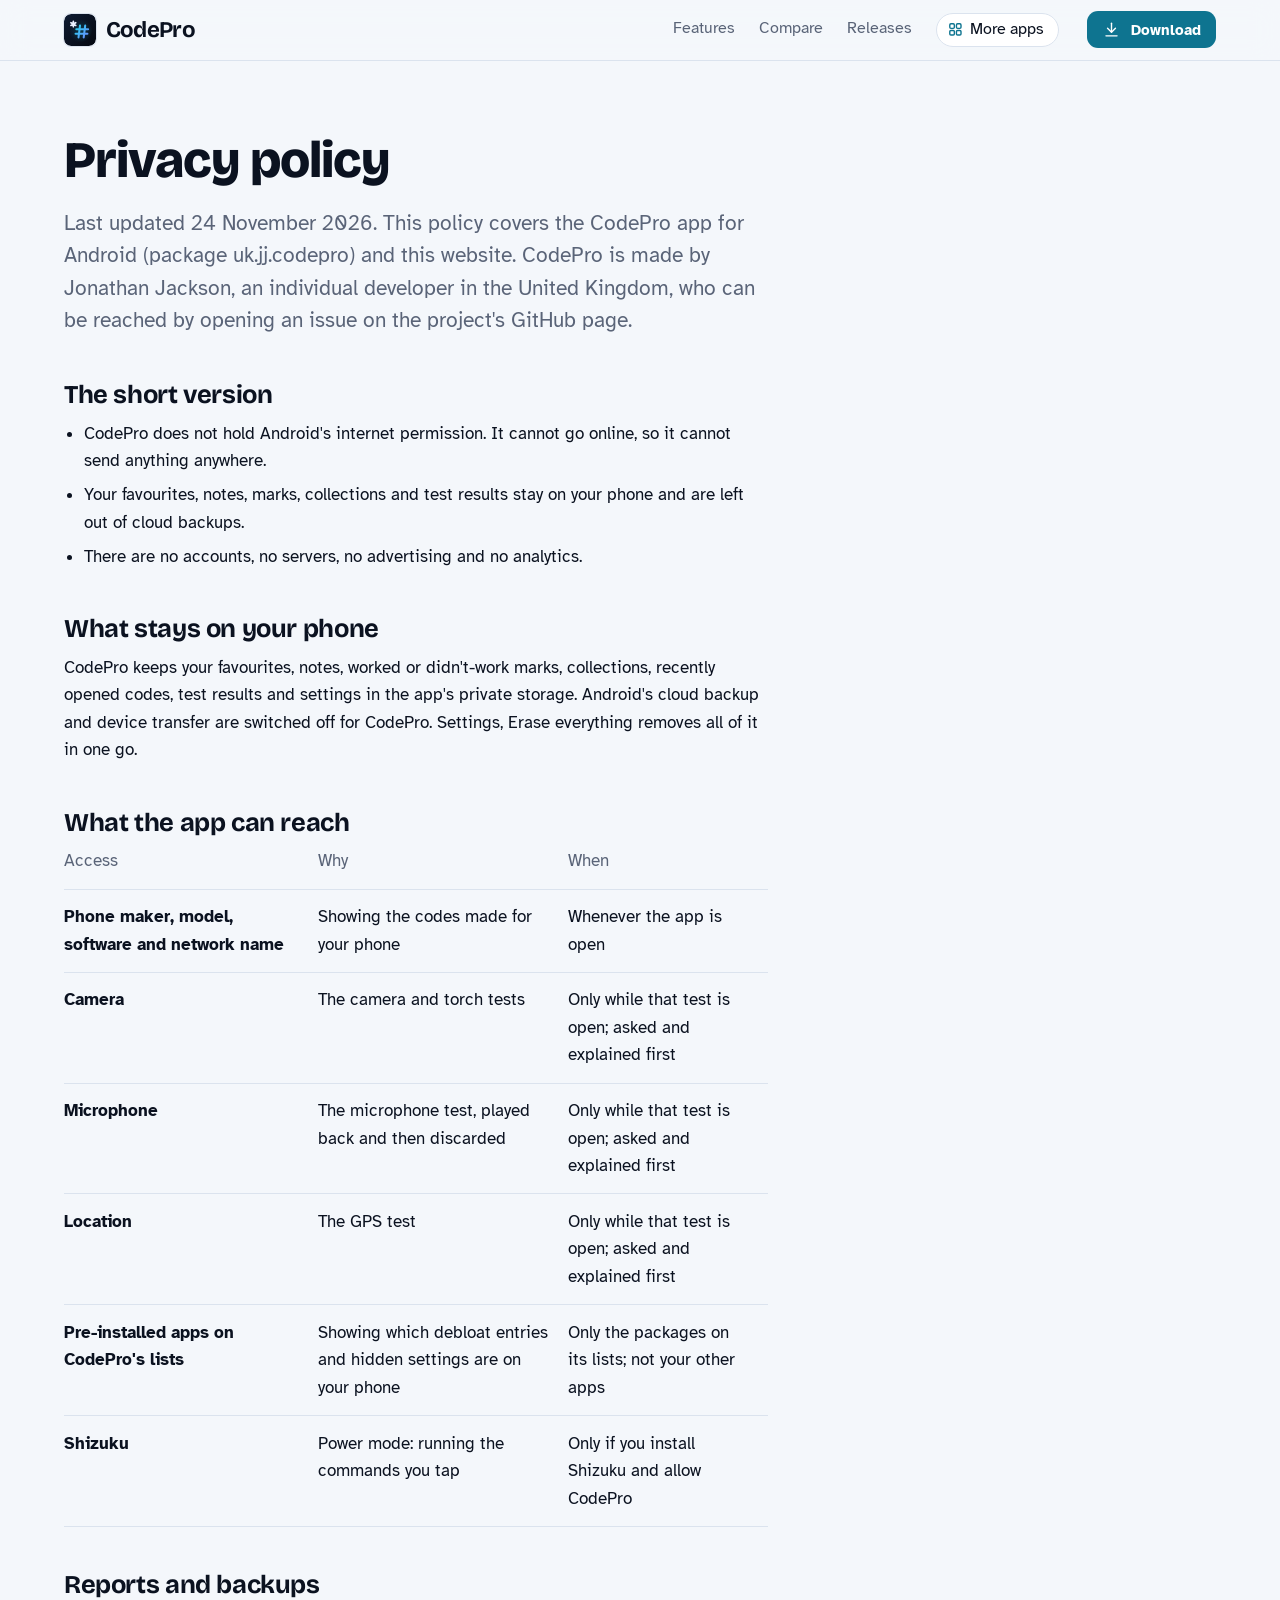
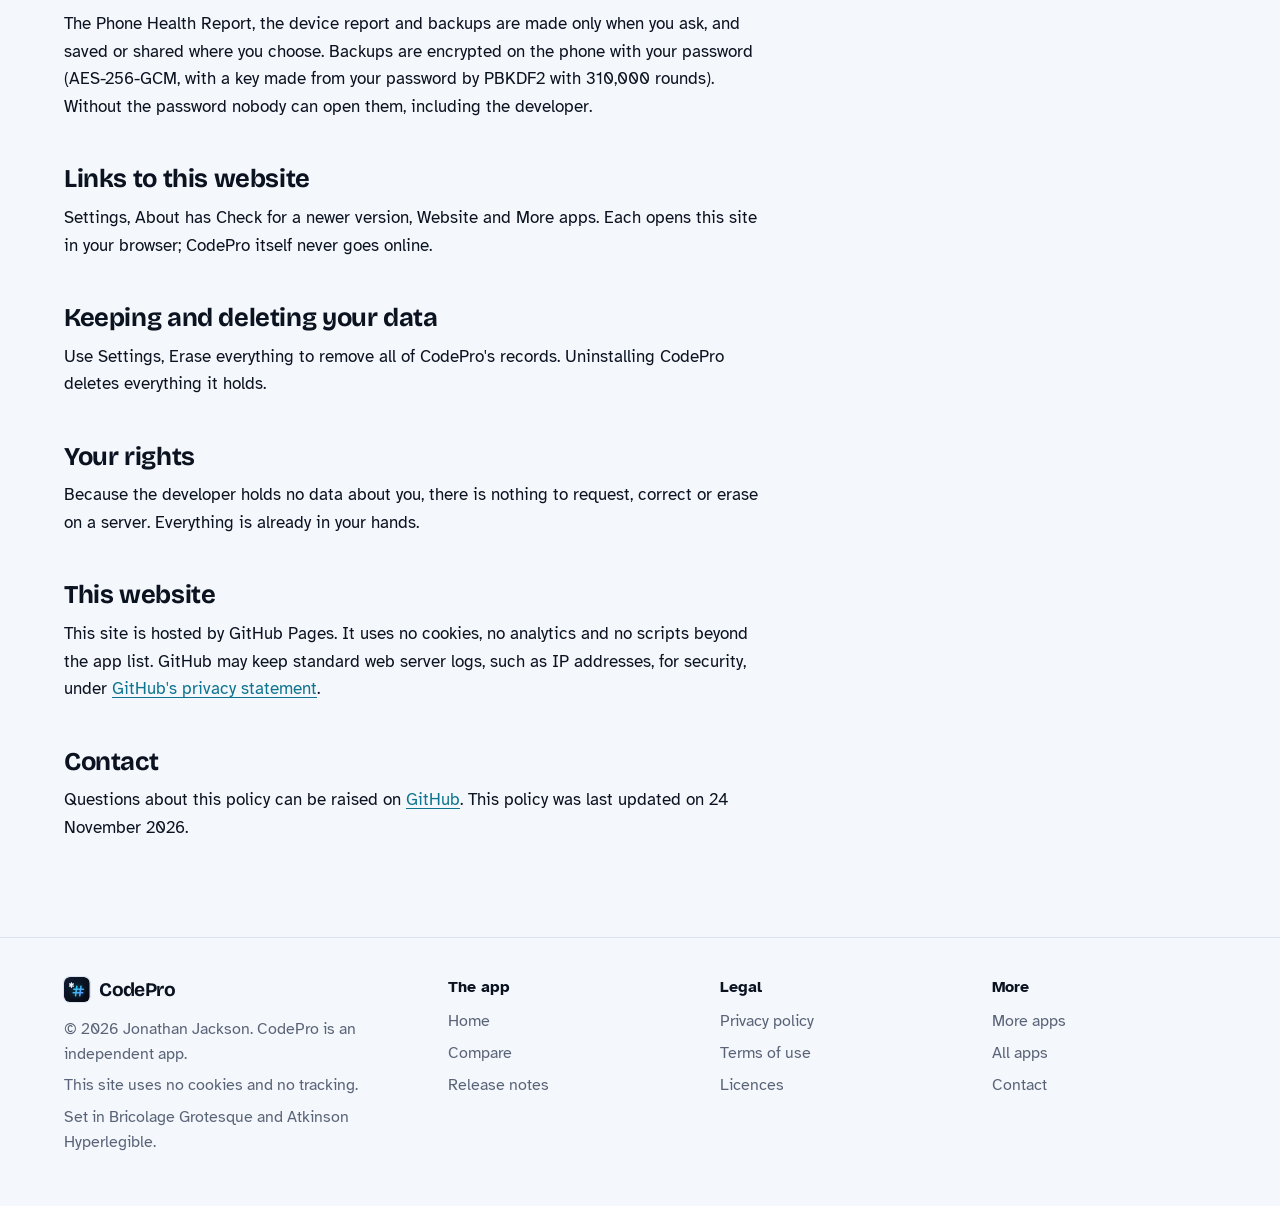
<file: privacy.html>
<!DOCTYPE html>
<html lang="en-GB">
<head>
<meta charset="utf-8">
<meta name="viewport" content="width=device-width, initial-scale=1">
<title>CodePro privacy policy</title>
<meta name="description" content="What CodePro does with your information: in short, it stays on your phone.">
<meta name="author" content="Jonathan Jackson">
<link rel="canonical" href="https://customgpter.github.io/codepro/privacy.html">
<meta name="theme-color" content="#f4f7fb" media="(prefers-color-scheme: light)">
<meta name="theme-color" content="#070a0f" media="(prefers-color-scheme: dark)">
<meta property="og:type" content="website">
<meta property="og:site_name" content="CodePro">
<meta property="og:title" content="CodePro privacy policy">
<meta property="og:description" content="What CodePro does with your information: in short, it stays on your phone.">
<meta property="og:url" content="https://customgpter.github.io/codepro/privacy.html">
<meta property="og:image" content="https://customgpter.github.io/codepro/assets/og.png">
<meta property="og:image:width" content="1200">
<meta property="og:image:height" content="630">
<meta property="og:image:alt" content="CodePro&#x27;s home screen: a Galaxy S23 with 47 codes for it, quick actions for IMEI, hardware test and signal, and the phone health check">
<meta property="og:locale" content="en_GB">
<meta name="twitter:card" content="summary_large_image">
<link rel="icon" href="./assets/favicon.svg" type="image/svg+xml">
<link rel="apple-touch-icon" href="./assets/apple-touch-icon.png">
<link rel="preload" href="./assets/fonts/bricolage-grotesque-latin.woff2" as="font" type="font/woff2" crossorigin>
<link rel="preload" href="./assets/fonts/atkinson-hyperlegible-latin-400-normal.woff2" as="font" type="font/woff2" crossorigin>
<link rel="stylesheet" href="./assets/site.css?v=1">
<link rel="stylesheet" href="./assets/house.css?v=1">
<link rel="stylesheet" href="./assets/apps-list.css?v=1">
<script src="./assets/apps-list.js?v=1" defer></script>
</head>
<body>
<a class="skip" href="#main">Skip to content</a>
<header class="masthead">
<div class="wrap">
<a class="brand" href="./" aria-label="CodePro home"><svg viewBox="0 0 108 108" aria-hidden="true"><defs><linearGradient id="cpbg" x1="0" y1="0" x2="1" y2="1"><stop offset="0" stop-color="#0F1C33"/><stop offset="1" stop-color="#05080F"/></linearGradient><radialGradient id="cpgl" cx="58" cy="58" r="40" gradientUnits="userSpaceOnUse"><stop offset="0" stop-color="#22D3EE" stop-opacity=".2"/><stop offset="1" stop-color="#22D3EE" stop-opacity="0"/></radialGradient><linearGradient id="cphs" x1="42" y1="42" x2="76" y2="74" gradientUnits="userSpaceOnUse"><stop offset="0" stop-color="#22D3EE"/><stop offset="1" stop-color="#6E8BFF"/></linearGradient></defs><rect width="108" height="108" rx="24" fill="url(#cpbg)"/><circle cx="54" cy="54" r="40" fill="url(#cpgl)"/><g transform="translate(54 54) scale(1.25) translate(-54 -54)"><path d="M54 42L50 74M68 42L64 74M44 52L76 52M42 64L74 64" fill="none" stroke="url(#cphs)" stroke-width="5.5" stroke-linecap="round"/><path d="M36 30.5L36 45.5M29.5 34.25L42.5 41.75M29.5 41.75L42.5 34.25" fill="none" stroke="#EAF2FF" stroke-width="4.5" stroke-linecap="round"/></g></svg><span>CodePro</span></a>
<nav aria-label="Main"><ul><li><a href="./#features">Features</a></li><li><a href="./compare.html">Compare</a></li><li><a href="./releases.html">Releases</a></li><li><a class="more-apps" href="./more-apps.html"><svg class="ico" viewBox="0 0 24 24" aria-hidden="true"><rect x="4" y="4" width="6.5" height="6.5" rx="1.6"/><rect x="13.5" y="4" width="6.5" height="6.5" rx="1.6"/><rect x="4" y="13.5" width="6.5" height="6.5" rx="1.6"/><rect x="13.5" y="13.5" width="6.5" height="6.5" rx="1.6"/></svg>More apps</a></li></ul></nav>
<a class="button small" href="https://github.com/CustomGPTer/codepro/releases/latest/download/CodePro.apk"><svg class="ico" viewBox="0 0 24 24" aria-hidden="true"><path d="M12 4v11"/><path d="M7 10.5l5 5 5-5"/><path d="M5 20h14"/></svg>Download</a>
</div>
</header>
<main id="main" class="doc">
<div class="wrap">
<div class="measure">
<h1>Privacy policy</h1>
<p class="lede">Last updated 24 November 2026. This policy covers the CodePro app for Android (package uk.jj.codepro) and this website. CodePro is made by Jonathan Jackson, an individual developer in the United Kingdom, who can be reached by opening an issue on the project's GitHub page.</p>
<h2 id="short">The short version</h2><ul>
<li>CodePro does not hold Android's internet permission. It cannot go online, so it cannot send anything anywhere.</li>
<li>Your favourites, notes, marks, collections and test results stay on your phone and are left out of cloud backups.</li>
<li>There are no accounts, no servers, no advertising and no analytics.</li>
</ul><h2 id="kept">What stays on your phone</h2><p>CodePro keeps your favourites, notes, worked or didn't-work marks, collections, recently opened codes, test results and settings in the app's private storage. Android's cloud backup and device transfer are switched off for CodePro. Settings, Erase everything removes all of it in one go.</p><h2 id="reach">What the app can reach</h2><table>
<thead><tr><th scope="col">Access</th><th scope="col">Why</th><th scope="col">When</th></tr></thead>
<tbody>
<tr><th scope="row">Phone maker, model, software and network name</th><td>Showing the codes made for your phone</td><td>Whenever the app is open</td></tr>
<tr><th scope="row">Camera</th><td>The camera and torch tests</td><td>Only while that test is open; asked and explained first</td></tr>
<tr><th scope="row">Microphone</th><td>The microphone test, played back and then discarded</td><td>Only while that test is open; asked and explained first</td></tr>
<tr><th scope="row">Location</th><td>The GPS test</td><td>Only while that test is open; asked and explained first</td></tr>
<tr><th scope="row">Pre-installed apps on CodePro's lists</th><td>Showing which debloat entries and hidden settings are on your phone</td><td>Only the packages on its lists; not your other apps</td></tr>
<tr><th scope="row">Shizuku</th><td>Power mode: running the commands you tap</td><td>Only if you install Shizuku and allow CodePro</td></tr>
</tbody>
</table><h2 id="files">Reports and backups</h2><p>The Phone Health Report, the device report and backups are made only when you ask, and saved or shared where you choose. Backups are encrypted on the phone with your password (AES-256-GCM, with a key made from your password by PBKDF2 with 310,000 rounds). Without the password nobody can open them, including the developer.</p><h2 id="links">Links to this website</h2><p>Settings, About has Check for a newer version, Website and More apps. Each opens this site in your browser; CodePro itself never goes online.</p><h2 id="deleting">Keeping and deleting your data</h2><p>Use Settings, Erase everything to remove all of CodePro's records. Uninstalling CodePro deletes everything it holds.</p><h2 id="rights">Your rights</h2><p>Because the developer holds no data about you, there is nothing to request, correct or erase on a server. Everything is already in your hands.</p><h2 id="website">This website</h2><p>This site is hosted by GitHub Pages. It uses no cookies, no analytics and no scripts beyond the app list. GitHub may keep standard web server logs, such as IP addresses, for security, under <a href="https://docs.github.com/en/site-policy/privacy-policies/github-general-privacy-statement">GitHub's privacy statement</a>.</p>
<h2 id="contact">Contact</h2>
<p>Questions about this policy can be raised on <a href="https://github.com/CustomGPTer/codepro/issues">GitHub</a>. This policy was last updated on 24 November 2026.</p>
</div>
</div>
</main>
<footer class="colophon">
<div class="wrap">
<div>
<a class="brand" href="./" aria-label="CodePro home"><svg viewBox="0 0 108 108" aria-hidden="true"><defs><linearGradient id="cpbg" x1="0" y1="0" x2="1" y2="1"><stop offset="0" stop-color="#0F1C33"/><stop offset="1" stop-color="#05080F"/></linearGradient><radialGradient id="cpgl" cx="58" cy="58" r="40" gradientUnits="userSpaceOnUse"><stop offset="0" stop-color="#22D3EE" stop-opacity=".2"/><stop offset="1" stop-color="#22D3EE" stop-opacity="0"/></radialGradient><linearGradient id="cphs" x1="42" y1="42" x2="76" y2="74" gradientUnits="userSpaceOnUse"><stop offset="0" stop-color="#22D3EE"/><stop offset="1" stop-color="#6E8BFF"/></linearGradient></defs><rect width="108" height="108" rx="24" fill="url(#cpbg)"/><circle cx="54" cy="54" r="40" fill="url(#cpgl)"/><g transform="translate(54 54) scale(1.25) translate(-54 -54)"><path d="M54 42L50 74M68 42L64 74M44 52L76 52M42 64L74 64" fill="none" stroke="url(#cphs)" stroke-width="5.5" stroke-linecap="round"/><path d="M36 30.5L36 45.5M29.5 34.25L42.5 41.75M29.5 41.75L42.5 34.25" fill="none" stroke="#EAF2FF" stroke-width="4.5" stroke-linecap="round"/></g></svg><span>CodePro</span></a>
<p>&copy; 2026 Jonathan Jackson. CodePro is an independent app.</p>
<p>This site uses no cookies and no tracking.</p>
<p>Set in Bricolage Grotesque and Atkinson Hyperlegible.</p>
</div>
<nav aria-label="The app"><h2>The app</h2><ul>
<li><a href="./">Home</a></li>
<li><a href="./compare.html">Compare</a></li>
<li><a href="./releases.html">Release notes</a></li>

</ul></nav>
<nav aria-label="Legal"><h2>Legal</h2><ul>
<li><a href="./privacy.html">Privacy policy</a></li>
<li><a href="./terms.html">Terms of use</a></li>
<li><a href="./licences.html">Licences</a></li>
</ul></nav>
<nav aria-label="More"><h2>More</h2><ul>
<li><a href="./more-apps.html">More apps</a></li>
<li><a href="https://customgpter.github.io/">All apps</a></li>
<li><a href="https://github.com/CustomGPTer/codepro/issues">Contact</a></li>
</ul></nav>
</div>
</footer>
</body>
</html>
</file>
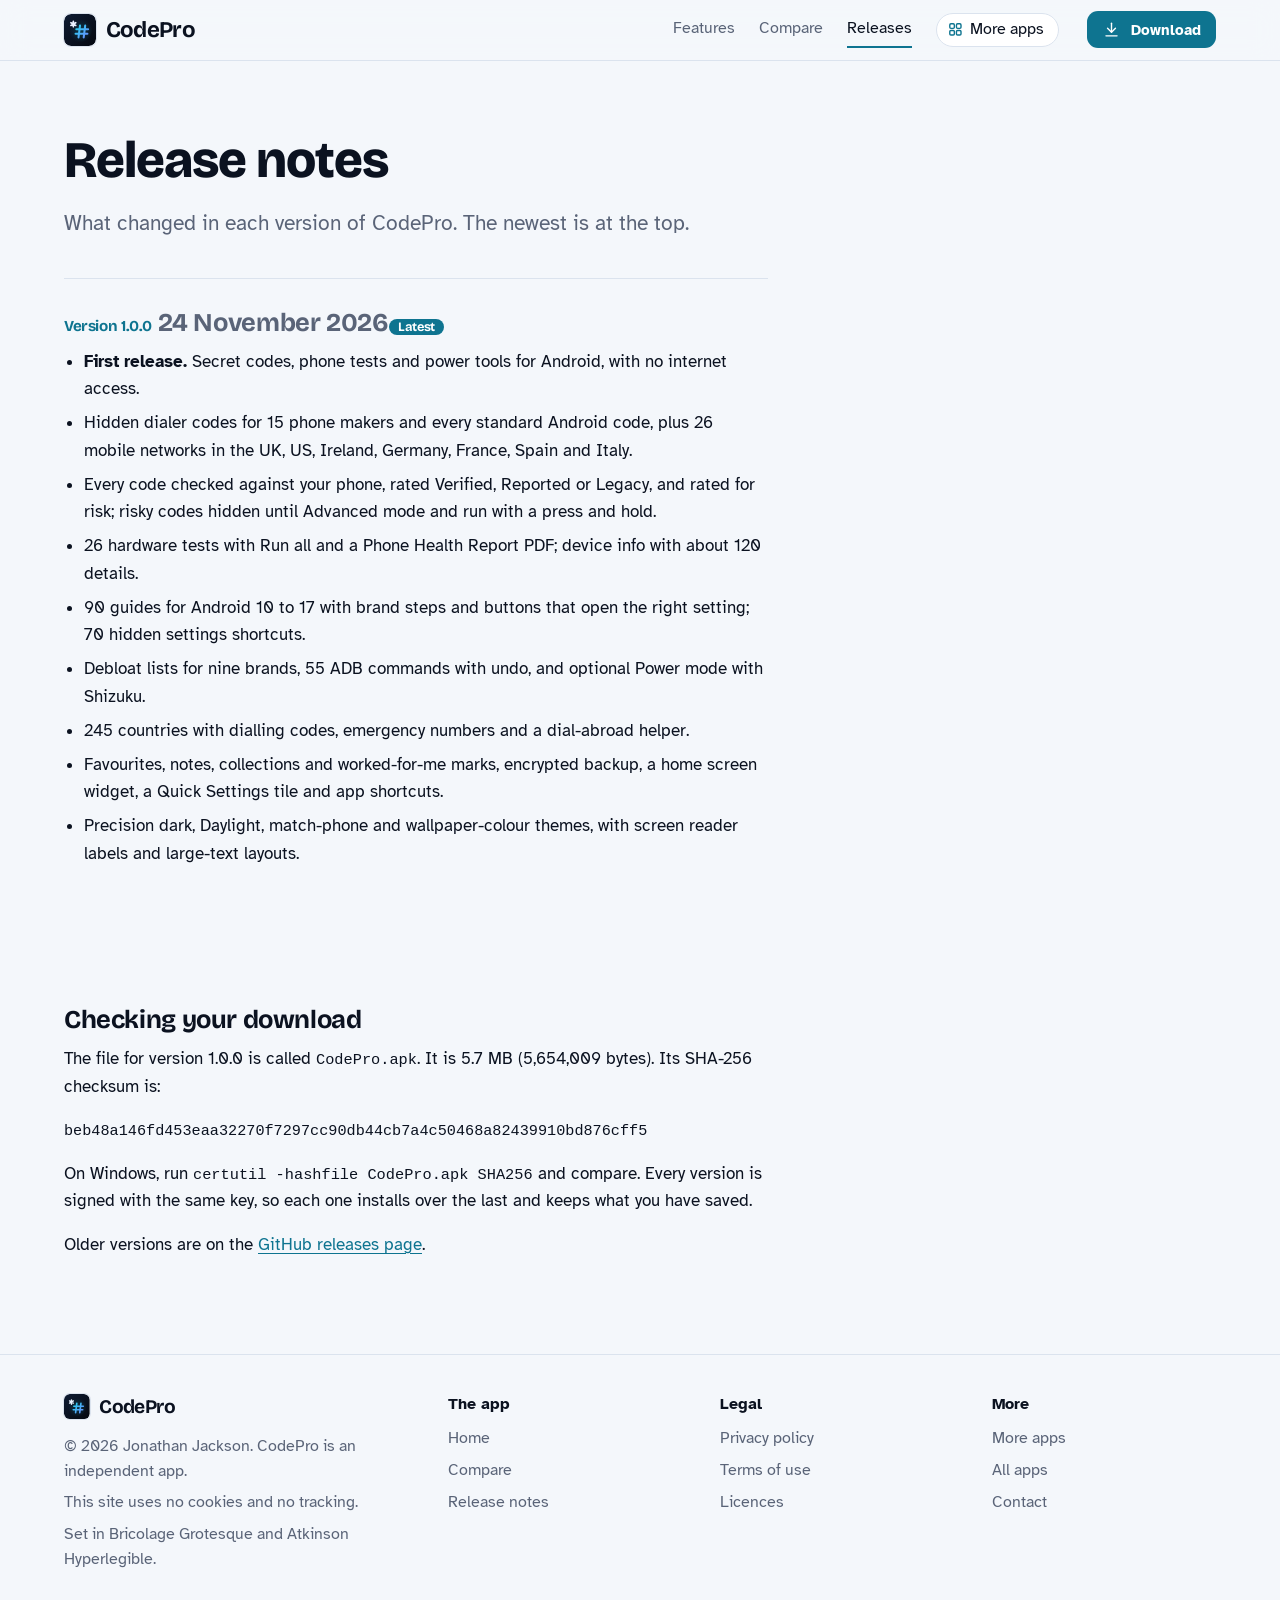
<file: releases.html>
<!DOCTYPE html>
<html lang="en-GB">
<head>
<meta charset="utf-8">
<meta name="viewport" content="width=device-width, initial-scale=1">
<title>CodePro release notes</title>
<meta name="description" content="What changed in each version of CodePro, with the file size and checksum to check your download.">
<meta name="author" content="Jonathan Jackson">
<link rel="canonical" href="https://customgpter.github.io/codepro/releases.html">
<meta name="theme-color" content="#f4f7fb" media="(prefers-color-scheme: light)">
<meta name="theme-color" content="#070a0f" media="(prefers-color-scheme: dark)">
<meta property="og:type" content="website">
<meta property="og:site_name" content="CodePro">
<meta property="og:title" content="CodePro release notes">
<meta property="og:description" content="What changed in each version of CodePro, with the file size and checksum to check your download.">
<meta property="og:url" content="https://customgpter.github.io/codepro/releases.html">
<meta property="og:image" content="https://customgpter.github.io/codepro/assets/og.png">
<meta property="og:image:width" content="1200">
<meta property="og:image:height" content="630">
<meta property="og:image:alt" content="CodePro&#x27;s home screen: a Galaxy S23 with 47 codes for it, quick actions for IMEI, hardware test and signal, and the phone health check">
<meta property="og:locale" content="en_GB">
<meta name="twitter:card" content="summary_large_image">
<link rel="icon" href="./assets/favicon.svg" type="image/svg+xml">
<link rel="apple-touch-icon" href="./assets/apple-touch-icon.png">
<link rel="preload" href="./assets/fonts/bricolage-grotesque-latin.woff2" as="font" type="font/woff2" crossorigin>
<link rel="preload" href="./assets/fonts/atkinson-hyperlegible-latin-400-normal.woff2" as="font" type="font/woff2" crossorigin>
<link rel="stylesheet" href="./assets/site.css?v=1">
<link rel="stylesheet" href="./assets/house.css?v=1">
<link rel="stylesheet" href="./assets/apps-list.css?v=1">
<script src="./assets/apps-list.js?v=1" defer></script>
</head>
<body>
<a class="skip" href="#main">Skip to content</a>
<header class="masthead">
<div class="wrap">
<a class="brand" href="./" aria-label="CodePro home"><svg viewBox="0 0 108 108" aria-hidden="true"><defs><linearGradient id="cpbg" x1="0" y1="0" x2="1" y2="1"><stop offset="0" stop-color="#0F1C33"/><stop offset="1" stop-color="#05080F"/></linearGradient><radialGradient id="cpgl" cx="58" cy="58" r="40" gradientUnits="userSpaceOnUse"><stop offset="0" stop-color="#22D3EE" stop-opacity=".2"/><stop offset="1" stop-color="#22D3EE" stop-opacity="0"/></radialGradient><linearGradient id="cphs" x1="42" y1="42" x2="76" y2="74" gradientUnits="userSpaceOnUse"><stop offset="0" stop-color="#22D3EE"/><stop offset="1" stop-color="#6E8BFF"/></linearGradient></defs><rect width="108" height="108" rx="24" fill="url(#cpbg)"/><circle cx="54" cy="54" r="40" fill="url(#cpgl)"/><g transform="translate(54 54) scale(1.25) translate(-54 -54)"><path d="M54 42L50 74M68 42L64 74M44 52L76 52M42 64L74 64" fill="none" stroke="url(#cphs)" stroke-width="5.5" stroke-linecap="round"/><path d="M36 30.5L36 45.5M29.5 34.25L42.5 41.75M29.5 41.75L42.5 34.25" fill="none" stroke="#EAF2FF" stroke-width="4.5" stroke-linecap="round"/></g></svg><span>CodePro</span></a>
<nav aria-label="Main"><ul><li><a href="./#features">Features</a></li><li><a href="./compare.html">Compare</a></li><li><a href="./releases.html" aria-current="page">Releases</a></li><li><a class="more-apps" href="./more-apps.html"><svg class="ico" viewBox="0 0 24 24" aria-hidden="true"><rect x="4" y="4" width="6.5" height="6.5" rx="1.6"/><rect x="13.5" y="4" width="6.5" height="6.5" rx="1.6"/><rect x="4" y="13.5" width="6.5" height="6.5" rx="1.6"/><rect x="13.5" y="13.5" width="6.5" height="6.5" rx="1.6"/></svg>More apps</a></li></ul></nav>
<a class="button small" href="https://github.com/CustomGPTer/codepro/releases/latest/download/CodePro.apk"><svg class="ico" viewBox="0 0 24 24" aria-hidden="true"><path d="M12 4v11"/><path d="M7 10.5l5 5 5-5"/><path d="M5 20h14"/></svg>Download</a>
</div>
</header>
<main id="main" class="doc">
<div class="wrap">
<div class="measure">
<h1>Release notes</h1>
<p class="lede">What changed in each version of CodePro. The newest is at the top.</p>
<section class="release" id="v1.0.0"><h2><span class="ver">Version 1.0.0</span> <span class="when">24 November 2026</span><span class="tag">Latest</span></h2><ul><li><b>First release.</b> Secret codes, phone tests and power tools for Android, with no internet access.</li><li>Hidden dialer codes for 15 phone makers and every standard Android code, plus 26 mobile networks in the UK, US, Ireland, Germany, France, Spain and Italy.</li><li>Every code checked against your phone, rated Verified, Reported or Legacy, and rated for risk; risky codes hidden until Advanced mode and run with a press and hold.</li><li>26 hardware tests with Run all and a Phone Health Report PDF; device info with about 120 details.</li><li>90 guides for Android 10 to 17 with brand steps and buttons that open the right setting; 70 hidden settings shortcuts.</li><li>Debloat lists for nine brands, 55 ADB commands with undo, and optional Power mode with Shizuku.</li><li>245 countries with dialling codes, emergency numbers and a dial-abroad helper.</li><li>Favourites, notes, collections and worked-for-me marks, encrypted backup, a home screen widget, a Quick Settings tile and app shortcuts.</li><li>Precision dark, Daylight, match-phone and wallpaper-colour themes, with screen reader labels and large-text layouts.</li></ul></section>
<h2 id="checking">Checking your download</h2>
<p>The file for version 1.0.0 is called <code>CodePro.apk</code>. It is 5.7 MB (5,654,009 bytes). Its SHA-256 checksum is:</p>
<p><code class="sum">beb48a146fd453eaa32270f7297cc90db44cb7a4c50468a82439910bd876cff5</code></p>
<p>On Windows, run <code>certutil -hashfile CodePro.apk SHA256</code> and compare. Every version is signed with the same key, so each one installs over the last and keeps what you have saved.</p>
<p>Older versions are on the <a href="https://github.com/CustomGPTer/codepro/releases">GitHub releases page</a>.</p>
</div>
</div>
</main>
<footer class="colophon">
<div class="wrap">
<div>
<a class="brand" href="./" aria-label="CodePro home"><svg viewBox="0 0 108 108" aria-hidden="true"><defs><linearGradient id="cpbg" x1="0" y1="0" x2="1" y2="1"><stop offset="0" stop-color="#0F1C33"/><stop offset="1" stop-color="#05080F"/></linearGradient><radialGradient id="cpgl" cx="58" cy="58" r="40" gradientUnits="userSpaceOnUse"><stop offset="0" stop-color="#22D3EE" stop-opacity=".2"/><stop offset="1" stop-color="#22D3EE" stop-opacity="0"/></radialGradient><linearGradient id="cphs" x1="42" y1="42" x2="76" y2="74" gradientUnits="userSpaceOnUse"><stop offset="0" stop-color="#22D3EE"/><stop offset="1" stop-color="#6E8BFF"/></linearGradient></defs><rect width="108" height="108" rx="24" fill="url(#cpbg)"/><circle cx="54" cy="54" r="40" fill="url(#cpgl)"/><g transform="translate(54 54) scale(1.25) translate(-54 -54)"><path d="M54 42L50 74M68 42L64 74M44 52L76 52M42 64L74 64" fill="none" stroke="url(#cphs)" stroke-width="5.5" stroke-linecap="round"/><path d="M36 30.5L36 45.5M29.5 34.25L42.5 41.75M29.5 41.75L42.5 34.25" fill="none" stroke="#EAF2FF" stroke-width="4.5" stroke-linecap="round"/></g></svg><span>CodePro</span></a>
<p>&copy; 2026 Jonathan Jackson. CodePro is an independent app.</p>
<p>This site uses no cookies and no tracking.</p>
<p>Set in Bricolage Grotesque and Atkinson Hyperlegible.</p>
</div>
<nav aria-label="The app"><h2>The app</h2><ul>
<li><a href="./">Home</a></li>
<li><a href="./compare.html">Compare</a></li>
<li><a href="./releases.html">Release notes</a></li>

</ul></nav>
<nav aria-label="Legal"><h2>Legal</h2><ul>
<li><a href="./privacy.html">Privacy policy</a></li>
<li><a href="./terms.html">Terms of use</a></li>
<li><a href="./licences.html">Licences</a></li>
</ul></nav>
<nav aria-label="More"><h2>More</h2><ul>
<li><a href="./more-apps.html">More apps</a></li>
<li><a href="https://customgpter.github.io/">All apps</a></li>
<li><a href="https://github.com/CustomGPTer/codepro/issues">Contact</a></li>
</ul></nav>
</div>
</footer>
</body>
</html>
</file>
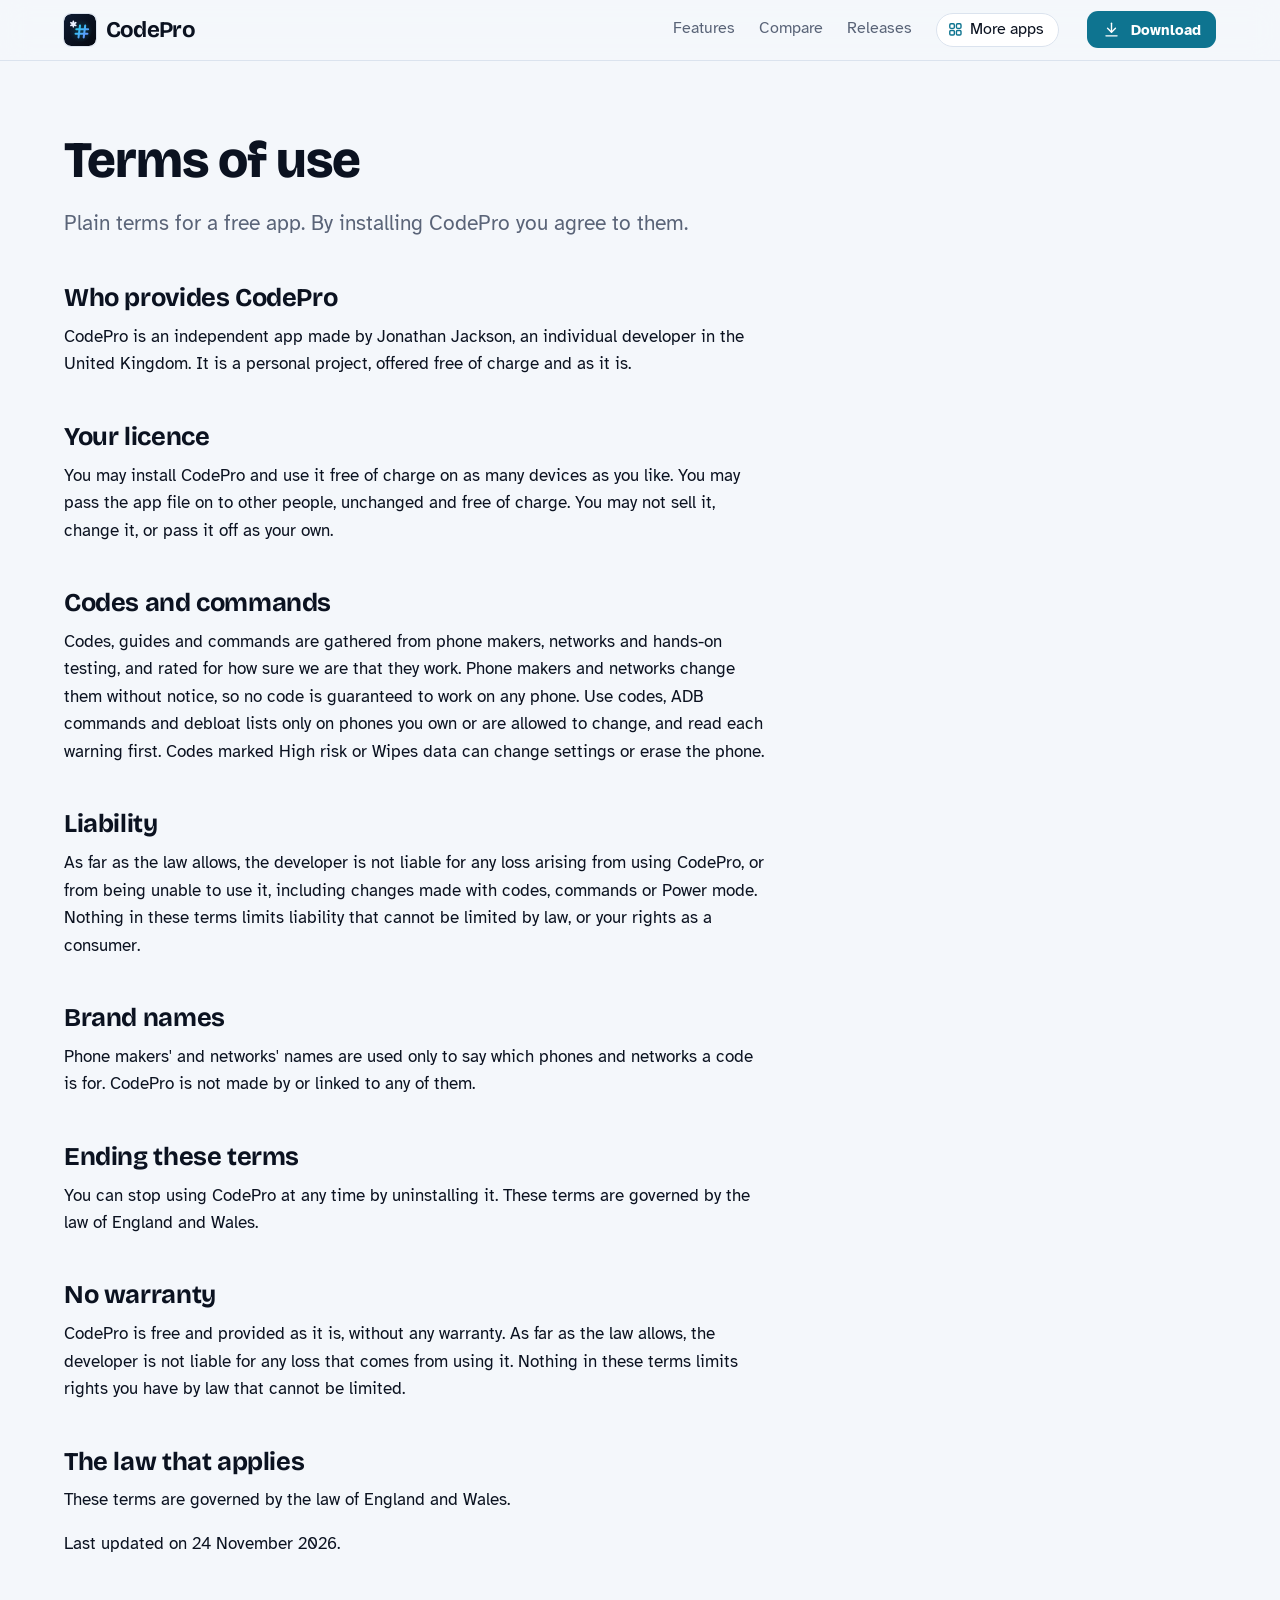
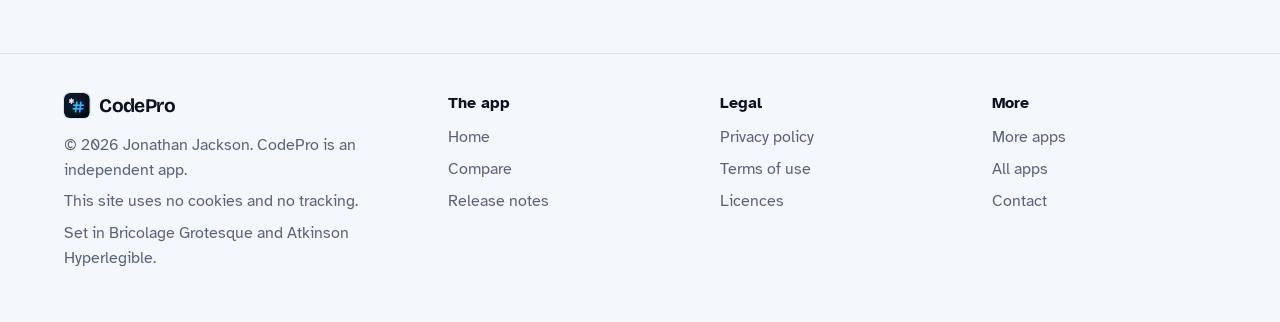
<file: terms.html>
<!DOCTYPE html>
<html lang="en-GB">
<head>
<meta charset="utf-8">
<meta name="viewport" content="width=device-width, initial-scale=1">
<title>CodePro terms of use</title>
<meta name="description" content="The terms for using CodePro.">
<meta name="author" content="Jonathan Jackson">
<link rel="canonical" href="https://customgpter.github.io/codepro/terms.html">
<meta name="theme-color" content="#f4f7fb" media="(prefers-color-scheme: light)">
<meta name="theme-color" content="#070a0f" media="(prefers-color-scheme: dark)">
<meta property="og:type" content="website">
<meta property="og:site_name" content="CodePro">
<meta property="og:title" content="CodePro terms of use">
<meta property="og:description" content="The terms for using CodePro.">
<meta property="og:url" content="https://customgpter.github.io/codepro/terms.html">
<meta property="og:image" content="https://customgpter.github.io/codepro/assets/og.png">
<meta property="og:image:width" content="1200">
<meta property="og:image:height" content="630">
<meta property="og:image:alt" content="CodePro&#x27;s home screen: a Galaxy S23 with 47 codes for it, quick actions for IMEI, hardware test and signal, and the phone health check">
<meta property="og:locale" content="en_GB">
<meta name="twitter:card" content="summary_large_image">
<link rel="icon" href="./assets/favicon.svg" type="image/svg+xml">
<link rel="apple-touch-icon" href="./assets/apple-touch-icon.png">
<link rel="preload" href="./assets/fonts/bricolage-grotesque-latin.woff2" as="font" type="font/woff2" crossorigin>
<link rel="preload" href="./assets/fonts/atkinson-hyperlegible-latin-400-normal.woff2" as="font" type="font/woff2" crossorigin>
<link rel="stylesheet" href="./assets/site.css?v=1">
<link rel="stylesheet" href="./assets/house.css?v=1">
<link rel="stylesheet" href="./assets/apps-list.css?v=1">
<script src="./assets/apps-list.js?v=1" defer></script>
</head>
<body>
<a class="skip" href="#main">Skip to content</a>
<header class="masthead">
<div class="wrap">
<a class="brand" href="./" aria-label="CodePro home"><svg viewBox="0 0 108 108" aria-hidden="true"><defs><linearGradient id="cpbg" x1="0" y1="0" x2="1" y2="1"><stop offset="0" stop-color="#0F1C33"/><stop offset="1" stop-color="#05080F"/></linearGradient><radialGradient id="cpgl" cx="58" cy="58" r="40" gradientUnits="userSpaceOnUse"><stop offset="0" stop-color="#22D3EE" stop-opacity=".2"/><stop offset="1" stop-color="#22D3EE" stop-opacity="0"/></radialGradient><linearGradient id="cphs" x1="42" y1="42" x2="76" y2="74" gradientUnits="userSpaceOnUse"><stop offset="0" stop-color="#22D3EE"/><stop offset="1" stop-color="#6E8BFF"/></linearGradient></defs><rect width="108" height="108" rx="24" fill="url(#cpbg)"/><circle cx="54" cy="54" r="40" fill="url(#cpgl)"/><g transform="translate(54 54) scale(1.25) translate(-54 -54)"><path d="M54 42L50 74M68 42L64 74M44 52L76 52M42 64L74 64" fill="none" stroke="url(#cphs)" stroke-width="5.5" stroke-linecap="round"/><path d="M36 30.5L36 45.5M29.5 34.25L42.5 41.75M29.5 41.75L42.5 34.25" fill="none" stroke="#EAF2FF" stroke-width="4.5" stroke-linecap="round"/></g></svg><span>CodePro</span></a>
<nav aria-label="Main"><ul><li><a href="./#features">Features</a></li><li><a href="./compare.html">Compare</a></li><li><a href="./releases.html">Releases</a></li><li><a class="more-apps" href="./more-apps.html"><svg class="ico" viewBox="0 0 24 24" aria-hidden="true"><rect x="4" y="4" width="6.5" height="6.5" rx="1.6"/><rect x="13.5" y="4" width="6.5" height="6.5" rx="1.6"/><rect x="4" y="13.5" width="6.5" height="6.5" rx="1.6"/><rect x="13.5" y="13.5" width="6.5" height="6.5" rx="1.6"/></svg>More apps</a></li></ul></nav>
<a class="button small" href="https://github.com/CustomGPTer/codepro/releases/latest/download/CodePro.apk"><svg class="ico" viewBox="0 0 24 24" aria-hidden="true"><path d="M12 4v11"/><path d="M7 10.5l5 5 5-5"/><path d="M5 20h14"/></svg>Download</a>
</div>
</header>
<main id="main" class="doc">
<div class="wrap">
<div class="measure">
<h1>Terms of use</h1>
<p class="lede">Plain terms for a free app. By installing CodePro you agree to them.</p>
<h2 id="who">Who provides CodePro</h2><p>CodePro is an independent app made by Jonathan Jackson, an individual developer in the United Kingdom. It is a personal project, offered free of charge and as it is.</p><h2 id="licence">Your licence</h2><p>You may install CodePro and use it free of charge on as many devices as you like. You may pass the app file on to other people, unchanged and free of charge. You may not sell it, change it, or pass it off as your own.</p><h2 id="codes">Codes and commands</h2><p>Codes, guides and commands are gathered from phone makers, networks and hands-on testing, and rated for how sure we are that they work. Phone makers and networks change them without notice, so no code is guaranteed to work on any phone. Use codes, ADB commands and debloat lists only on phones you own or are allowed to change, and read each warning first. Codes marked High risk or Wipes data can change settings or erase the phone.</p><h2 id="liability">Liability</h2><p>As far as the law allows, the developer is not liable for any loss arising from using CodePro, or from being unable to use it, including changes made with codes, commands or Power mode. Nothing in these terms limits liability that cannot be limited by law, or your rights as a consumer.</p><h2 id="brands">Brand names</h2><p>Phone makers' and networks' names are used only to say which phones and networks a code is for. CodePro is not made by or linked to any of them.</p><h2 id="ending">Ending these terms</h2><p>You can stop using CodePro at any time by uninstalling it. These terms are governed by the law of England and Wales.</p>
<h2 id="no-warranty">No warranty</h2>
<p>CodePro is free and provided as it is, without any warranty. As far as the law allows, the developer is not liable for any loss that comes from using it. Nothing in these terms limits rights you have by law that cannot be limited.</p>
<h2 id="governing">The law that applies</h2>
<p>These terms are governed by the law of England and Wales.</p>
<p>Last updated on 24 November 2026.</p>
</div>
</div>
</main>
<footer class="colophon">
<div class="wrap">
<div>
<a class="brand" href="./" aria-label="CodePro home"><svg viewBox="0 0 108 108" aria-hidden="true"><defs><linearGradient id="cpbg" x1="0" y1="0" x2="1" y2="1"><stop offset="0" stop-color="#0F1C33"/><stop offset="1" stop-color="#05080F"/></linearGradient><radialGradient id="cpgl" cx="58" cy="58" r="40" gradientUnits="userSpaceOnUse"><stop offset="0" stop-color="#22D3EE" stop-opacity=".2"/><stop offset="1" stop-color="#22D3EE" stop-opacity="0"/></radialGradient><linearGradient id="cphs" x1="42" y1="42" x2="76" y2="74" gradientUnits="userSpaceOnUse"><stop offset="0" stop-color="#22D3EE"/><stop offset="1" stop-color="#6E8BFF"/></linearGradient></defs><rect width="108" height="108" rx="24" fill="url(#cpbg)"/><circle cx="54" cy="54" r="40" fill="url(#cpgl)"/><g transform="translate(54 54) scale(1.25) translate(-54 -54)"><path d="M54 42L50 74M68 42L64 74M44 52L76 52M42 64L74 64" fill="none" stroke="url(#cphs)" stroke-width="5.5" stroke-linecap="round"/><path d="M36 30.5L36 45.5M29.5 34.25L42.5 41.75M29.5 41.75L42.5 34.25" fill="none" stroke="#EAF2FF" stroke-width="4.5" stroke-linecap="round"/></g></svg><span>CodePro</span></a>
<p>&copy; 2026 Jonathan Jackson. CodePro is an independent app.</p>
<p>This site uses no cookies and no tracking.</p>
<p>Set in Bricolage Grotesque and Atkinson Hyperlegible.</p>
</div>
<nav aria-label="The app"><h2>The app</h2><ul>
<li><a href="./">Home</a></li>
<li><a href="./compare.html">Compare</a></li>
<li><a href="./releases.html">Release notes</a></li>

</ul></nav>
<nav aria-label="Legal"><h2>Legal</h2><ul>
<li><a href="./privacy.html">Privacy policy</a></li>
<li><a href="./terms.html">Terms of use</a></li>
<li><a href="./licences.html">Licences</a></li>
</ul></nav>
<nav aria-label="More"><h2>More</h2><ul>
<li><a href="./more-apps.html">More apps</a></li>
<li><a href="https://customgpter.github.io/">All apps</a></li>
<li><a href="https://github.com/CustomGPTer/codepro/issues">Contact</a></li>
</ul></nav>
</div>
</footer>
</body>
</html>
</file>
<file: assets/site.css>
@font-face{font-family:"Bricolage Grotesque";src:url("fonts/bricolage-grotesque-latin.woff2") format("woff2");font-weight:200 800;font-style:normal;font-display:swap}
@font-face{font-family:"Atkinson Hyperlegible";src:url("fonts/atkinson-hyperlegible-latin-400-normal.woff2") format("woff2");font-weight:400;font-style:normal;font-display:swap}
@font-face{font-family:"Atkinson Hyperlegible";src:url("fonts/atkinson-hyperlegible-latin-700-normal.woff2") format("woff2");font-weight:700;font-style:normal;font-display:swap}

/* Daylight page, night-time camera. The lamp colour is kept for the one thing to press and for what the camera has seen. */
:root{
  --page:#f2f5f9; --panel:#ffffff; --raised:#e8edf3; --ink:#0d1a2b; --soft:#465468; --rule:#d2dae4;
  --accent:#0a6a55; --accent-ink:#ffffff; --warn:#8a5200; --rec:#d3302f;
  --lamp:#ffb347; --lamp-ink:#231400; --lamp-text:#8a5200;
  --night:#09111e; --night-2:#111d30; --night-3:#1a2a43; --night-ink:#eaf0f8; --night-soft:#9fb0c7; --night-rule:#24364f; --iris:#55d6ab;
  --display:"Bricolage Grotesque","Atkinson Hyperlegible",system-ui,sans-serif;
  --sans:"Atkinson Hyperlegible",system-ui,-apple-system,"Segoe UI",Roboto,sans-serif;
  --mono:ui-monospace,SFMono-Regular,Menlo,Consolas,"Liberation Mono",monospace;
  color-scheme:light dark;
}
@media (prefers-color-scheme:dark){
  :root{--page:#0a111b; --panel:#111a27; --raised:#182434; --ink:#e9eef5; --soft:#a0aec0; --rule:#243247;
    --accent:#55d6ab; --accent-ink:#00281d; --warn:#ffb347; --rec:#ff6163; --lamp-text:#ffb347}
}

*,*::before,*::after{box-sizing:border-box}
html{-webkit-text-size-adjust:100%;scroll-behavior:smooth;scroll-padding-top:5.5rem}
@media (prefers-reduced-motion:reduce){html{scroll-behavior:auto}}
body{margin:0;background:var(--page);color:var(--ink);font:400 1.0625rem/1.62 var(--sans);text-rendering:optimizeLegibility;-webkit-font-smoothing:antialiased}
img,svg{max-width:100%;display:block}
a{color:var(--accent);text-decoration-thickness:.07em;text-underline-offset:.2em}
a:hover{text-decoration-thickness:.13em}
:focus-visible{outline:3px solid var(--lamp);outline-offset:3px;border-radius:6px}
code{font:.9em/1 var(--mono);overflow-wrap:anywhere}
h1,h2,h3{font-family:var(--display);font-weight:700;letter-spacing:-.015em;line-height:1.08;margin:0;text-wrap:balance}
p{margin:0 0 1rem}
.skip{position:absolute;left:-999px;top:0;background:var(--ink);color:var(--page);padding:.6rem 1rem;z-index:30;border-radius:0 0 8px 0}
.skip:focus{left:0}
.sr{position:absolute;width:1px;height:1px;overflow:hidden;clip-path:inset(50%);white-space:nowrap}
.wrap{width:min(72rem,100% - 2.5rem);margin-inline:auto}
.measure{max-width:44rem}
.ico{width:1.25em;height:1.25em;flex:none;fill:none;stroke:currentColor;stroke-width:1.75;stroke-linecap:round;stroke-linejoin:round}

/* ---------- masthead */
.masthead{position:sticky;top:0;z-index:20;background:color-mix(in srgb,var(--page) 88%,transparent);-webkit-backdrop-filter:blur(14px) saturate(1.3);backdrop-filter:blur(14px) saturate(1.3);border-bottom:1px solid var(--rule)}
.masthead .wrap{display:flex;flex-wrap:wrap;align-items:center;gap:.35rem 1.75rem;padding-block:.7rem}
.brand{display:inline-flex;align-items:center;gap:.6rem;font:700 1.4rem/1 var(--display);letter-spacing:-.03em;color:var(--ink);text-decoration:none;margin-right:auto}
.brand svg{width:2rem;height:2rem;flex:none;border-radius:.5rem;box-shadow:0 0 0 1px var(--rule)}
.masthead nav ul{display:flex;flex-wrap:wrap;align-items:center;gap:.15rem 1.5rem;list-style:none;margin:0;padding:0;font-size:1rem;line-height:1.3}
.masthead nav a{display:inline-flex;align-items:center;gap:.4rem;color:var(--soft);text-decoration:none;padding-block:.45rem;border-bottom:2px solid transparent}
.masthead nav a:hover{color:var(--ink)}
.masthead nav a[aria-current="page"]{color:var(--ink);border-bottom-color:var(--lamp)}
.masthead nav a.more-apps{color:var(--ink);border:1px solid var(--rule);border-radius:999px;padding:.34rem .85rem .34rem .65rem;background:var(--panel)}
.masthead nav a.more-apps .ico{width:1.05em;height:1.05em;color:var(--accent);stroke-width:2}
.masthead nav a.more-apps:hover,.masthead nav a.more-apps[aria-current="page"]{border-color:var(--accent)}
.button{display:inline-flex;align-items:center;gap:.6rem;background:var(--lamp);color:var(--lamp-ink);font:700 1.08rem/1.2 var(--sans);text-decoration:none;padding:.95rem 1.5rem;border-radius:14px;box-shadow:0 1px 0 rgba(255,255,255,.45) inset,0 12px 24px -14px rgba(138,82,0,.9)}
.button:hover{background:#ffc56e}
.button:active{transform:translateY(1px)}
.button.small{font-size:.95rem;padding:.55rem .95rem;border-radius:11px;box-shadow:none}
.button.quiet{background:none;box-shadow:none;border:1px solid var(--rule);color:var(--ink)}
.button.quiet:hover{border-color:var(--ink);background:none}
@media (max-width:52rem){
  .masthead nav{order:3;flex:1 0 100%}
  .masthead nav ul{gap:.1rem .85rem;font-size:.95rem}
  .masthead nav .wide{display:none}
}
@media (max-width:24rem){.masthead nav a.more-apps .ico{display:none}.masthead nav a.more-apps{padding-inline:.7rem}}

/* ---------- hero */
.hero{padding-block:clamp(2.2rem,6vw,4.75rem) clamp(2.5rem,6vw,4.5rem);overflow:hidden}
.hero-grid{display:grid;gap:clamp(2.25rem,5vw,4rem);align-items:center}
@media (min-width:62rem){.hero-grid{grid-template-columns:minmax(0,11fr) minmax(0,10fr)}}
.hero h1{font-size:clamp(2.6rem,6vw,4.25rem);font-weight:800;line-height:1;letter-spacing:-.022em;margin-bottom:1.5rem}
.lede{font-size:clamp(1.14rem,2vw,1.3rem);line-height:1.55;color:var(--soft);margin:0 0 1rem;max-width:34rem}
.get{display:flex;flex-wrap:wrap;align-items:center;gap:.9rem 1.5rem;margin:1.8rem 0 1.1rem}
.get .aside{font-weight:700;color:var(--ink)}
.facts{font-size:.98rem;line-height:1.5;color:var(--soft);margin:0 0 .5rem;max-width:36rem}
.pills{display:flex;flex-wrap:wrap;gap:.45rem;list-style:none;margin:0 0 1rem;padding:0;font-size:.95rem}
.pills li{border:1px solid var(--rule);border-radius:999px;padding:.22rem .8rem;background:var(--panel);color:var(--soft)}

/* the monitor: the camera's view, the day beneath it, and the alert it sends */
.monitor{position:relative;max-width:36rem;margin-inline:auto;width:100%;padding-bottom:3.1rem}
@media (min-width:62rem){.monitor{margin-inline:auto 0}}
.screen{position:relative;background:var(--night);border-radius:22px;padding:.6rem;box-shadow:0 0 0 1px var(--night-rule),0 30px 60px -30px rgba(9,17,30,.75)}
.cam{position:relative;border-radius:15px;overflow:hidden;aspect-ratio:16/10;background:#0b1626}
.cam svg{width:100%;height:100%}
.cam text{font:700 15px var(--sans);fill:#231400}
.hud{position:absolute;display:inline-flex;align-items:center;gap:.4rem;font:700 .76rem/1 var(--sans);color:var(--night-ink);background:rgba(6,12,22,.62);border-radius:999px;padding:.38rem .65rem;letter-spacing:.01em}
.hud i{width:.5rem;height:.5rem;border-radius:50%;background:var(--iris)}
.hud.watching{left:.7rem;top:.7rem}
.hud.rec{right:.7rem;top:.7rem}
.hud.rec i{background:#ff5a5c}
.hud.stamp{left:.7rem;bottom:.7rem;font:400 .74rem/1 var(--mono);border-radius:6px;color:#d5deea}
.hud.place{right:.7rem;bottom:.7rem;border-radius:6px;font-weight:400;color:#d5deea}
.day{padding:.85rem .55rem 2rem;color:var(--night-soft);font-size:.8rem;line-height:1.2}
.day-head{display:flex;justify-content:space-between;margin-bottom:.6rem}
.day-head b{color:var(--night-ink)}
.track{position:relative;height:1.5rem;border-radius:7px;background:repeating-linear-gradient(90deg,var(--night-3) 0 1px,transparent 1px calc(100% / 24)),var(--night-2);box-shadow:inset 0 0 0 1px var(--night-rule)}
.ev{position:absolute;top:3px;bottom:3px;width:max(5px,1.1%);border-radius:3px;background:var(--iris);left:var(--at)}
.ev.seen{background:var(--lamp)}
.now{position:absolute;top:-4px;bottom:-4px;left:var(--at);width:2px;background:var(--night-ink);border-radius:2px}
.hours{display:flex;justify-content:space-between;margin-top:.4rem;font-size:.72rem}
.alert{position:absolute;right:-.4rem;bottom:0;display:flex;align-items:center;gap:.75rem;width:min(19rem,88%);background:var(--panel);color:var(--ink);border:1px solid var(--rule);border-radius:16px;padding:.65rem .8rem;box-shadow:0 18px 36px -18px rgba(9,17,30,.55)}
.alert .thumb{flex:none;width:3.1rem;height:3.1rem;border-radius:10px;background:linear-gradient(160deg,#16263d,#0b1626);position:relative;overflow:hidden}
.alert .thumb::before{content:"";position:absolute;left:50%;bottom:0;width:38%;height:62%;translate:-50% 0;border-radius:40% 40% 0 0;background:#6f86a6}
.alert .thumb::after{content:"";position:absolute;left:50%;top:14%;width:26%;aspect-ratio:1;translate:-50% 0;border-radius:50%;background:#8ea4c2}
.alert b{display:block;font-size:.98rem;line-height:1.25}
.alert span{display:block;font-size:.86rem;color:var(--soft);line-height:1.3}
.alert .dot{flex:none;width:.6rem;height:.6rem;border-radius:50%;background:var(--lamp);margin-left:auto;box-shadow:0 0 0 4px color-mix(in srgb,var(--lamp) 25%,transparent)}
@media (max-width:26rem){.alert{right:0}}
@media (prefers-reduced-motion:no-preference){
  .cam .spill{animation:vg-in .9s ease-out .25s both}
  .cam .who{animation:vg-step .9s cubic-bezier(.2,.8,.25,1) .9s both}
  .cam .mark{animation:vg-lock .45s cubic-bezier(.3,1.4,.5,1) 1.7s both;transform-box:fill-box;transform-origin:center}
  .hud.rec{animation:vg-in .3s ease-out 2.05s both}
  .hud.rec i{animation:vg-blink 1.2s steps(2,jump-none) 2.3s 4}
  .ev.seen,.now{animation:vg-pop .4s cubic-bezier(.3,1.5,.5,1) 2.4s both}
  .alert{animation:vg-rise .6s cubic-bezier(.2,.8,.25,1) 2.9s both}
  @keyframes vg-in{from{opacity:0}to{opacity:1}}
  @keyframes vg-step{from{opacity:0;transform:translateX(18px)}to{opacity:1;transform:none}}
  @keyframes vg-lock{from{opacity:0;transform:scale(1.12)}to{opacity:1;transform:none}}
  @keyframes vg-blink{from{opacity:1}to{opacity:.25}}
  @keyframes vg-pop{from{opacity:0;transform:scaleY(.2)}to{opacity:1;transform:none}}
  @keyframes vg-rise{from{opacity:0;transform:translateY(14px)}to{opacity:1;transform:none}}
}

/* ---------- sections */
section{padding-block:clamp(3rem,7vw,5.5rem)}
section + section{border-top:1px solid var(--rule)}
h2{font-size:clamp(1.8rem,3.6vw,2.6rem);margin-bottom:.9rem}
h3{font:700 1.1rem/1.3 var(--sans);letter-spacing:0;margin:0 0 .3rem}
.intro{color:var(--soft);max-width:40rem;margin-bottom:2.2rem;font-size:1.1rem}

.promises{padding-block:0;border-block:1px solid var(--rule);background:var(--panel)}
.promises ul{list-style:none;margin:0;padding:0;display:grid;grid-template-columns:repeat(auto-fit,minmax(min(100%,14rem),1fr))}
.promises li{display:flex;gap:.8rem;align-items:flex-start;padding:1.4rem 1.5rem 1.4rem 0}
.promises .ico{width:1.6rem;height:1.6rem;color:var(--accent);margin-top:.1rem}
.promises b{display:block;line-height:1.3}
.promises span{color:var(--soft);font-size:.96rem;line-height:1.45;display:block}
.hero + .promises{border-top:1px solid var(--rule)}

.steps{list-style:none;counter-reset:s;margin:0;padding:0;display:grid;gap:1.25rem}
@media (min-width:52rem){.steps{grid-template-columns:repeat(3,minmax(0,1fr))}}
.steps li{counter-increment:s;background:var(--panel);border:1px solid var(--rule);border-radius:18px;padding:1.4rem 1.4rem 1.5rem}
.steps li::before{content:counter(s);display:grid;place-items:center;width:2rem;height:2rem;border-radius:50%;background:var(--ink);color:var(--page);font:700 1rem/1 var(--display);margin-bottom:1rem}
.steps p{margin:0;color:var(--soft)}

.notices{display:grid;gap:1.25rem}
@media (min-width:52rem){.notices{grid-template-columns:repeat(2,minmax(0,1fr))}}
.sense{background:var(--night);color:var(--night-ink);border-radius:20px;padding:1.5rem 1.5rem 1.6rem;box-shadow:0 0 0 1px var(--night-rule)}
.sense h3{font:700 1.35rem/1.2 var(--display);letter-spacing:-.02em;margin-bottom:.35rem}
.sense p{color:var(--night-soft);margin-bottom:1.1rem}
.chips{display:flex;flex-wrap:wrap;gap:.5rem;list-style:none;margin:0;padding:0}
.chips li{display:inline-flex;align-items:center;gap:.45rem;border:1px solid var(--night-rule);background:var(--night-2);border-radius:10px;padding:.42rem .75rem .42rem .6rem;font-size:.98rem;line-height:1.2}
.chips .ico{color:var(--lamp)}

.groups{display:grid;gap:0}
.group{display:grid;gap:.4rem 3rem;padding-block:1.6rem;border-top:1px solid var(--rule)}
.group:last-child{border-bottom:1px solid var(--rule)}
@media (min-width:56rem){.group{grid-template-columns:13rem minmax(0,1fr)}}
.group > h3{font:700 1.3rem/1.2 var(--display);letter-spacing:-.02em;color:var(--ink)}
.group dl{margin:0;display:grid;gap:1.1rem 2.5rem}
@media (min-width:40rem){.group dl{grid-template-columns:repeat(2,minmax(0,1fr))}}
.group dt{font-weight:700;line-height:1.35}
.group dd{margin:.2rem 0 0;color:var(--soft)}

.setups{display:grid;gap:1.25rem}
@media (min-width:52rem){.setups{grid-template-columns:repeat(2,minmax(0,1fr))}}
.setup{background:var(--panel);border:1px solid var(--rule);border-radius:20px;padding:1.5rem}
.setup h3{font:700 1.35rem/1.2 var(--display);letter-spacing:-.02em;margin-bottom:.9rem}
.setup .kit{display:flex;align-items:center;gap:.6rem;color:var(--soft);font-size:.95rem;margin-bottom:1rem}
.setup .kit .ico{width:1.9rem;height:1.9rem;color:var(--ink);stroke-width:1.5}
.setup .kit .to{width:1.2rem;height:1.2rem;color:var(--soft)}
.ticks{list-style:none;margin:0;padding:0;display:grid;gap:.5rem}
.ticks li{position:relative;padding-left:1.7rem;color:var(--soft)}
.ticks li::before{content:"";position:absolute;left:.15rem;top:.42em;width:.75rem;height:.42rem;border-left:2.5px solid var(--accent);border-bottom:2.5px solid var(--accent);rotate:-45deg}

.modes{list-style:none;margin:0;padding:0;display:grid;gap:1.25rem}
@media (min-width:52rem){.modes{grid-template-columns:repeat(3,minmax(0,1fr))}}
.modes li{border-top:3px solid var(--ink);padding-top:1rem}
.modes p{color:var(--soft);margin:0}

.scroll{overflow-x:auto}
table{width:100%;border-collapse:collapse}
th,td{text-align:left;vertical-align:top;padding:.85rem 1.2rem .85rem 0;border-top:1px solid var(--rule)}
thead th{border-top:0;color:var(--soft);font-weight:400;padding-top:0}
tbody th{font-weight:700;min-width:11rem}
tr:last-child>*{border-bottom:1px solid var(--rule)}
.after-table{margin-top:1.5rem}
/* On a phone a table becomes a stack: the row's name, then its cells side by side. */
@media (max-width:40rem){
  table:not(.cmp),table:not(.cmp) thead,table:not(.cmp) tbody{display:block}
  table:not(.cmp) tr{display:flex;flex-wrap:wrap;gap:.3rem 1.1rem;padding:.9rem 0;border-top:1px solid var(--rule)}
  table:not(.cmp) thead tr{border-top:0;padding-top:0}
  table:not(.cmp) tbody tr:last-child{border-bottom:1px solid var(--rule)}
  table:not(.cmp) th,table:not(.cmp) td{display:block;border:0;padding:0;flex:1 1 0;min-width:0;overflow-wrap:break-word}
  table:not(.cmp) tr>:first-child{flex:0 0 100%;min-width:0}
}

.plain{list-style:none;margin:0;padding:0;display:grid;gap:1.6rem 3rem}
@media (min-width:52rem){.plain{grid-template-columns:repeat(3,minmax(0,1fr))}}
.plain p{color:var(--soft);margin:0}

.faq{display:grid;gap:0 3rem;align-items:start}
@media (min-width:56rem){.faq{grid-template-columns:repeat(2,minmax(0,1fr))}}
.faq details{border-top:1px solid var(--rule);padding:.15rem 0}
.faq summary{cursor:pointer;list-style:none;display:flex;align-items:flex-start;justify-content:space-between;gap:1rem;font-weight:700;padding:.85rem 0;line-height:1.35}
.faq summary::-webkit-details-marker{display:none}
.faq summary::after{content:"";flex:none;width:.6rem;height:.6rem;margin:.3rem .25rem 0 0;border-right:2px solid var(--soft);border-bottom:2px solid var(--soft);rotate:45deg;transition:rotate .15s}
.faq details[open] summary::after{rotate:-135deg;margin-top:.55rem}
.faq details p{color:var(--soft);margin:0 0 1.1rem;max-width:36rem}
@media (prefers-reduced-motion:reduce){.faq summary::after{transition:none}}

.closing{background:var(--night);color:var(--night-ink);border-top:0}
.closing .wrap{display:grid;gap:1.5rem 3rem;align-items:center}
@media (min-width:52rem){.closing .wrap{grid-template-columns:minmax(0,1fr) auto}}
.closing h2{margin-bottom:.5rem}
.closing p{color:var(--night-soft);margin:0;max-width:36rem}
.closing a:not(.button){color:var(--iris)}
section + .closing{border-top:0}

/* ---------- document pages */
.doc{padding-block:clamp(2.5rem,6vw,4.5rem) clamp(3rem,7vw,5rem)}
.doc h1{font-size:clamp(2.2rem,5vw,3.2rem);font-weight:800;letter-spacing:-.02em;margin-bottom:1.2rem}
.doc .lede{max-width:none}
.doc h2{font-size:1.6rem;margin-top:2.8rem;margin-bottom:.7rem;scroll-margin-top:5.5rem}
.doc h3{margin-top:1.6rem}
.doc ul{padding-left:1.25rem;margin:0 0 1rem}
.doc li{margin:.4rem 0}
.doc a{overflow-wrap:anywhere}
.contents{border-block:1px solid var(--rule);padding-block:1rem;margin-block:2rem}
.contents ul{list-style:none;margin:.4rem 0 0;padding:0;columns:2 14rem;column-gap:2rem}
.contents li{margin:.2rem 0;break-inside:avoid}
.note{border-left:3px solid var(--lamp);padding:.2rem 0 .2rem 1.1rem;color:var(--soft)}
.key{font-size:.95rem;line-height:1.55;color:var(--soft);margin:0 0 .6rem}
.sum{font-size:.95rem;overflow-wrap:anywhere}

/* ---------- compare */
.cmp{min-width:44rem;margin:1.4rem 0 1rem}
.cmp th,.cmp td{padding:.85rem .9rem}
.cmp thead th{color:var(--ink);font-weight:700;vertical-align:bottom;padding-top:.85rem}
.cmp small{display:block;font-weight:400;font-size:.84rem;line-height:1.35;color:var(--soft)}
.cmp tbody th{min-width:13rem;padding-left:0}
.cmp thead th:first-child{padding-left:0}
.cmp .ours{background:var(--panel);box-shadow:inset 1px 0 var(--rule),inset -1px 0 var(--rule)}
.yes{color:var(--accent);font-weight:700}
.pay{color:var(--lamp-text);font-weight:700}
.na{color:var(--soft)}
.cmp .app{display:none}
@media (max-width:54rem){
  .cmp{min-width:0}
  .cmp thead{position:absolute;width:1px;height:1px;overflow:hidden;clip-path:inset(50%)}
  .cmp tbody,.cmp tr,.cmp th,.cmp td{display:block}
  .cmp tr{padding:1rem 0;border-top:1px solid var(--rule)}
  .cmp th,.cmp td{border:0;padding:0}
  .cmp tbody th{min-width:0;margin-bottom:.55rem}
  .cmp td{display:grid;grid-template-columns:7.5rem 1fr;gap:.75rem;padding:.22rem 0}
  .cmp .app{display:block;font-weight:400;color:var(--soft)}
  .cmp .ours{background:none;box-shadow:none}
  .cmp .ours .app{color:var(--ink);font-weight:700}
}

/* ---------- release notes */
.release{border-top:1px solid var(--rule);margin-top:2.4rem;padding-top:1.9rem;scroll-margin-top:5.5rem}
.doc .release h2{margin-top:0}
.contents + .release{border-top:0;margin-top:0;padding-top:.4rem}
.ver{font-weight:700;font-size:.95rem;color:var(--lamp-text);margin:0 0 .5rem}
.when{color:var(--soft);margin:-.2rem 0 .2rem}
.tag{display:inline-block;background:var(--accent);color:var(--accent-ink);border-radius:999px;font-weight:700;font-size:.8rem;padding:.08rem .6rem;margin-right:.6rem}
.doc .release h3{font-size:1rem;color:var(--ink);margin:1.3rem 0 .2rem}
.release ul{margin-bottom:0}

/* ---------- more apps */
.mapps{list-style:none;margin:2.2rem 0 0;padding:0;display:grid;gap:1.4rem}
@media (min-width:50rem){.mapps{grid-template-columns:repeat(2,minmax(0,1fr))}}
.doc .mapps{padding-left:0}
.doc .mapp{margin:0}
.mapp{display:flex;flex-direction:column;background:var(--panel);border:1px solid var(--rule);border-radius:20px;overflow:hidden}
.mapp-cover{position:relative;height:6.5rem;background:linear-gradient(135deg,var(--b),var(--b2));overflow:hidden}
.mapp-cover svg{position:absolute;right:-1.2rem;top:-1.6rem;width:11rem;height:11rem;max-width:none;opacity:.22}
.mapp-body{display:flex;flex-direction:column;flex:1;padding:0 1.4rem 1.4rem}
.mapp-icon{width:4.25rem;height:4.25rem;border-radius:1rem;margin-top:-2.1rem;position:relative;box-shadow:0 0 0 4px var(--panel)}
.mapp h2{font-size:1.6rem;margin:.85rem 0 .1rem}
.mapp-kind{color:var(--soft);margin:0 0 .7rem}
.mapp-say{margin:0 0 1.1rem}
.mapp-go{display:flex;flex-wrap:wrap;align-items:center;gap:.7rem 1.3rem;margin:auto 0 0}
.mapp-go .button{padding:.75rem 1.15rem;font-size:1rem;border-radius:12px}
.mapp-site{font-weight:700}
.mapp-needs{font-size:.9rem;color:var(--soft);margin:.9rem 0 0}

/* ---------- colophon */
.colophon{border-top:1px solid var(--rule);color:var(--soft);font-size:.98rem;line-height:1.6}
.colophon .wrap{display:grid;gap:2rem 3rem;padding-block:2.4rem 2.8rem}
@media (min-width:52rem){.colophon .wrap{grid-template-columns:minmax(0,1.5fr) repeat(3,minmax(0,1fr))}}
.colophon p{margin:0 0 .4rem;max-width:26rem}
.colophon .brand{font-size:1.2rem;margin-bottom:.9rem}
.colophon .brand svg{width:1.6rem;height:1.6rem}
.colophon h2{font:700 .98rem/1.3 var(--sans);letter-spacing:0;color:var(--ink);margin:0 0 .5rem}
.colophon ul{list-style:none;margin:0;padding:0}
.colophon li a{display:inline-block;padding-block:.22rem;color:var(--soft);text-decoration:none}
.colophon li a:hover{color:var(--ink);text-decoration:underline}
</file>
<file: assets/house.css>
:root{--page:#f4f7fb;--panel:#ffffff;--raised:#e8edf5;--ink:#0b1220;--soft:#5a6478;--rule:#dbe3ee;--accent:#0e7490;--accent-ink:#ffffff;--lamp:#0e7490;--lamp-ink:#ffffff;--lamp-text:#0e7490}
@media (prefers-color-scheme:dark){:root{--page:#070a0f;--panel:#0e1520;--raised:#141d2b;--ink:#e6edf5;--soft:#8b98aa;--rule:#1c2738;--accent:#22d3ee;--accent-ink:#04212a;--lamp:#22d3ee;--lamp-ink:#04212a;--lamp-text:#22d3ee}}
/* House additions: phone frames, the screens gallery, the lawful-use box and test-build labels. */
.brand svg{border-radius:22%}
.hero-phone{display:flex;justify-content:center}
.phone{position:relative;width:min(100%,19rem);aspect-ratio:393/852;padding:.55rem;border-radius:2.6rem;background:#0b0d12;box-shadow:0 0 0 1px rgba(255,255,255,.06) inset,0 1px 0 rgba(255,255,255,.12) inset,0 30px 60px -28px rgba(10,20,40,.55),0 12px 24px -12px rgba(10,20,40,.35)}
.phone img{display:block;width:100%;height:100%;object-fit:cover;object-position:top;border-radius:2.1rem;background:#111}
.gallery{display:flex;gap:clamp(1rem,3vw,1.75rem);overflow-x:auto;scroll-snap-type:x mandatory;padding:.5rem .25rem 1.25rem;margin:1.75rem -.25rem 0;scrollbar-width:thin;overscroll-behavior-x:contain}
.gallery:focus-visible{outline-offset:6px}
.shot{flex:0 0 auto;width:min(72vw,15.5rem);margin:0;scroll-snap-align:start}
.shot .phone{width:100%;border-radius:2.2rem;padding:.45rem}
.shot .phone img{border-radius:1.8rem}
.shot .shot figcaption{margin:.85rem .2rem 0;font-size:.98rem;line-height:1.4;color:var(--soft)}
.gate-scope{margin:0 0 .25rem}
.law-box{margin:0 0 1rem;padding:.9rem 1rem;max-width:34rem;border:1px solid #e0b450;background:#fff8e6;color:#3d2a00;border-radius:14px}
.law-box label{display:flex;gap:.65rem;align-items:flex-start;font-weight:700;cursor:pointer;font-size:1.02rem}
.law-box input{width:1.25rem;height:1.25rem;margin:.12rem 0 0;flex:none;accent-color:#8a5200}
.law-box p{margin:.5rem 0 0;font-size:.95rem}
.law-box a{color:#6b4000;font-weight:700}
.gate-scope a[aria-disabled="true"]{opacity:.45;cursor:not-allowed;pointer-events:none;filter:grayscale(.4);box-shadow:none}
.law-band{background:var(--raised)}
.beta-tag{display:inline-block;margin-left:-.9rem;font-size:.72rem;font-weight:700;letter-spacing:.05em;text-transform:uppercase;padding:.3rem .5rem;border-radius:6px;background:#ffe7b3;color:#5c3b00;border:1px solid #e0b450}
.beta-note{max-width:34rem;padding:.8rem 1rem;border-radius:12px;background:#ffe7b3;color:#3d2a00;border:1px solid #e0b450}
.mapp-soon{display:inline-block;padding:.85rem 1.3rem;border:1px dashed var(--rule);border-radius:14px;color:var(--soft);font-weight:700}
code.sum{word-break:break-all}
@media (prefers-color-scheme:dark){
  .law-box,.beta-note{background:#2a2108;color:#ffe9b8;border-color:#7a5c14}
  .law-box a{color:#ffd27a}
  .law-box input{accent-color:#ffb347}
  .beta-tag{background:#4a3500;color:#ffe2a3;border-color:#8a6a1c}
  .phone{box-shadow:0 0 0 1px rgba(255,255,255,.1) inset,0 30px 60px -28px rgba(0,0,0,.8)}
}
@media (max-width:40rem){.hero-phone .phone{width:min(78%,17rem)}}
</file>
<file: assets/apps-list.css>
/* The full app list on More apps pages and the hub. Works alongside each site's own card styles. */
.mapps-jump{margin:1.8rem 0 0}
.mapps-jump ul{list-style:none;margin:0;padding:0;display:flex;flex-wrap:wrap;gap:.5rem}
.mapps-jump a{display:inline-block;padding:.45rem .85rem;border:1px solid var(--rule,#d2dae4);border-radius:999px;font-size:.95rem;font-weight:700;text-decoration:none;color:inherit;background:var(--panel,#fff)}
.mapps-jump a:hover,.mapps-jump a:focus-visible{border-color:currentColor}
.mapps-group{margin:2.6rem 0 0;scroll-margin-top:5rem}
.mapps-cat{font-size:1.45rem;margin:0;padding:0 0 .6rem;border-bottom:1px solid var(--rule,#d2dae4)}
.mapps-group .mapps{margin-top:1.4rem}
.mapp h3{font-size:1.5rem;line-height:1.2;margin:.85rem 0 .1rem;display:flex;flex-wrap:wrap;align-items:center;gap:.5rem}
.mapp-badge{display:inline-block;font-size:.75rem;font-weight:700;letter-spacing:.04em;text-transform:uppercase;line-height:1;padding:.35rem .55rem;border-radius:6px;vertical-align:middle}
.mapp-badge.beta{background:#ffe7b3;color:#5c3b00;border:1px solid #e0b450}
.mapp-badge.here{background:transparent;color:var(--soft,#465468);border:1px solid var(--rule,#d2dae4)}
.mapp-soon{display:inline-block;padding:.7rem 1.1rem;border:1px dashed var(--rule,#b9c4d1);border-radius:12px;color:var(--soft,#465468);font-weight:700}
.mapp-go .button.ghost{background:transparent;color:inherit;border:2px solid currentColor;box-shadow:none}
.mapp-also{font-size:.9rem;color:var(--soft,#465468);margin:.6rem 0 0}
.mapp-law{margin:0 0 1rem;padding:.8rem .9rem;border:1px solid #e0b450;background:#fff8e6;color:#3d2a00;border-radius:12px;font-size:.95rem}
.mapp-law label{display:flex;gap:.6rem;align-items:flex-start;font-weight:700;cursor:pointer}
.mapp-law input{width:1.2rem;height:1.2rem;margin:.1rem 0 0;flex:none;accent-color:#8a5200}
.mapp-law p{margin:.45rem 0 0}
.mapp-law a{color:#6b4000;font-weight:700}
.mapp a[aria-disabled="true"]{opacity:.45;cursor:not-allowed;pointer-events:none;filter:grayscale(.4)}
@media (prefers-color-scheme:dark){
  .mapp-badge.beta{background:#4a3500;color:#ffe2a3;border-color:#8a6a1c}
  .mapp-law{background:#2a2108;color:#ffe9b8;border-color:#7a5c14}
  .mapp-law a{color:#ffd27a}
  .mapp-law input{accent-color:#ffb347}
}
:where(.mapp a.button){display:inline-flex;align-items:center;gap:.5rem;padding:.75rem 1.15rem;border-radius:12px;background:var(--accent,#1f5fa8);color:var(--accent-ink,#fff);font-weight:700;text-decoration:none;border:2px solid transparent}
:where(.mapp a.button.ghost){background:transparent;color:inherit;border-color:currentColor}
:where(.mapps){list-style:none;padding:0;display:grid;gap:1.4rem}
.gate-scope{margin:0 0 .25rem}
.law-box{margin:0 0 1rem;padding:.9rem 1rem;max-width:34rem;border:1px solid #e0b450;background:#fff8e6;color:#3d2a00;border-radius:14px}
.law-box label{display:flex;gap:.65rem;align-items:flex-start;font-weight:700;cursor:pointer;font-size:1.02rem}
.law-box input{width:1.25rem;height:1.25rem;margin:.12rem 0 0;flex:none;accent-color:#8a5200}
.law-box p{margin:.5rem 0 0;font-size:.95rem}
.law-box a{color:#6b4000;font-weight:700}
.gate-scope a[aria-disabled="true"]{opacity:.45;cursor:not-allowed;pointer-events:none;filter:grayscale(.4);box-shadow:none}
@media (prefers-color-scheme:dark){
  .law-box{background:#2a2108;color:#ffe9b8;border-color:#7a5c14}
  .law-box a{color:#ffd27a}
  .law-box input{accent-color:#ffb347}
}
</file>
